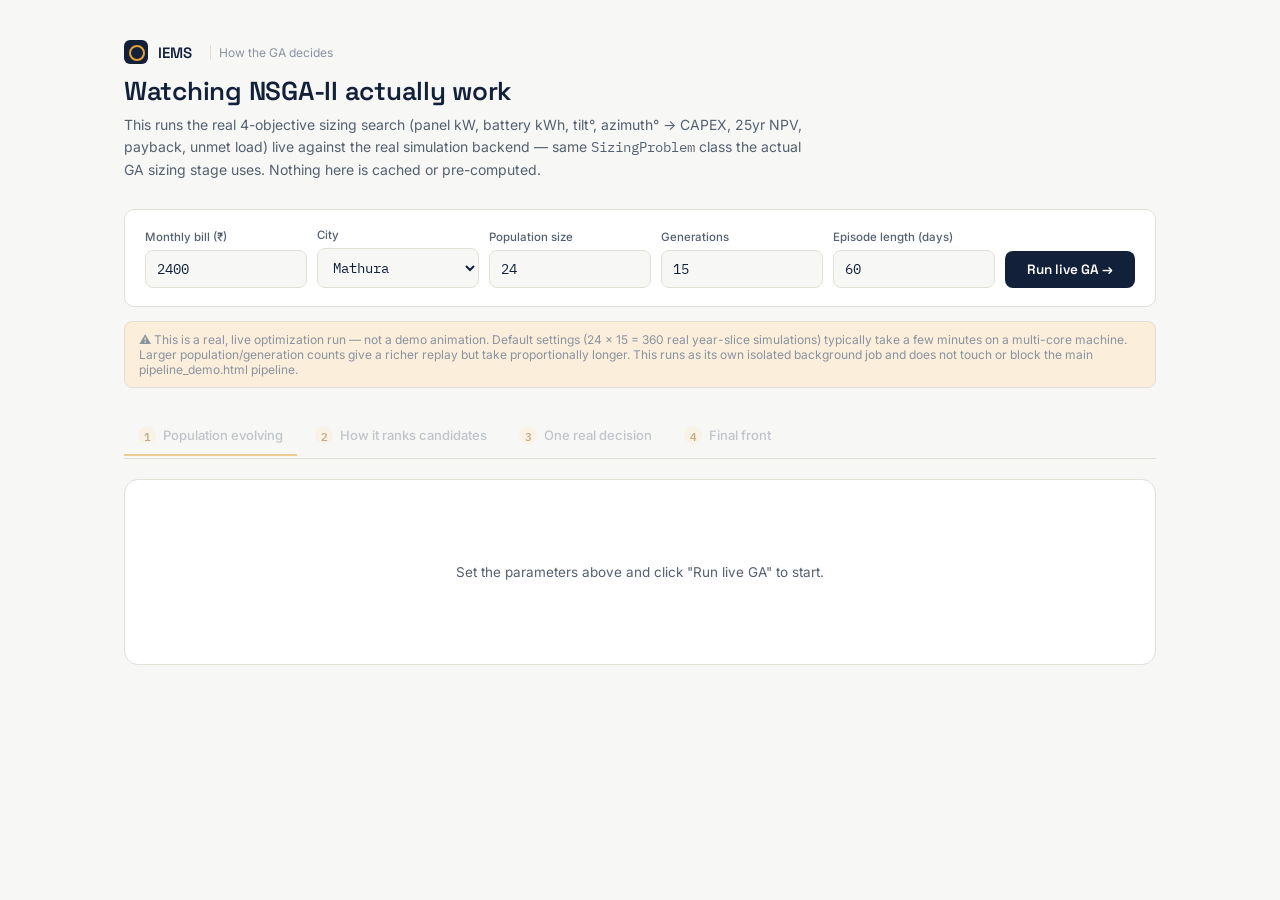
<file: IEMS_CC/ga_explainer.html>
<!DOCTYPE html>
<html lang="en">

<head>
    <meta charset="UTF-8">
    <meta name="viewport" content="width=device-width, initial-scale=1.0">
    <title>IEMS — How the GA Decides</title>
    <link rel="preconnect" href="https://fonts.googleapis.com">
    <link rel="preconnect" href="https://fonts.gstatic.com" crossorigin>
    <link
        href="https://fonts.googleapis.com/css2?family=Space+Grotesk:wght@500;600&family=Inter:wght@400;500;600&family=IBM+Plex+Mono:wght@500;600&display=swap"
        rel="stylesheet">
    <script>
        /*!
         * Chart.js v4.4.4
         * https://www.chartjs.org
         * (c) 2024 Chart.js Contributors
         * Released under the MIT License
         */
        !function (t, e) { "object" == typeof exports && "undefined" != typeof module ? module.exports = e() : "function" == typeof define && define.amd ? define(e) : (t = "undefined" != typeof globalThis ? globalThis : t || self).Chart = e() }(this, (function () {
            "use strict"; var t = Object.freeze({ __proto__: null, get Colors() { return Go }, get Decimation() { return Qo }, get Filler() { return ma }, get Legend() { return ya }, get SubTitle() { return ka }, get Title() { return Ma }, get Tooltip() { return Ba } }); function e() { } const i = (() => { let t = 0; return () => t++ })(); function s(t) { return null == t } function n(t) { if (Array.isArray && Array.isArray(t)) return !0; const e = Object.prototype.toString.call(t); return "[object" === e.slice(0, 7) && "Array]" === e.slice(-6) } function o(t) { return null !== t && "[object Object]" === Object.prototype.toString.call(t) } function a(t) { return ("number" == typeof t || t instanceof Number) && isFinite(+t) } function r(t, e) { return a(t) ? t : e } function l(t, e) { return void 0 === t ? e : t } const h = (t, e) => "string" == typeof t && t.endsWith("%") ? parseFloat(t) / 100 : +t / e, c = (t, e) => "string" == typeof t && t.endsWith("%") ? parseFloat(t) / 100 * e : +t; function d(t, e, i) { if (t && "function" == typeof t.call) return t.apply(i, e) } function u(t, e, i, s) { let a, r, l; if (n(t)) if (r = t.length, s) for (a = r - 1; a >= 0; a--)e.call(i, t[a], a); else for (a = 0; a < r; a++)e.call(i, t[a], a); else if (o(t)) for (l = Object.keys(t), r = l.length, a = 0; a < r; a++)e.call(i, t[l[a]], l[a]) } function f(t, e) { let i, s, n, o; if (!t || !e || t.length !== e.length) return !1; for (i = 0, s = t.length; i < s; ++i)if (n = t[i], o = e[i], n.datasetIndex !== o.datasetIndex || n.index !== o.index) return !1; return !0 } function g(t) { if (n(t)) return t.map(g); if (o(t)) { const e = Object.create(null), i = Object.keys(t), s = i.length; let n = 0; for (; n < s; ++n)e[i[n]] = g(t[i[n]]); return e } return t } function p(t) { return -1 === ["__proto__", "prototype", "constructor"].indexOf(t) } function m(t, e, i, s) { if (!p(t)) return; const n = e[t], a = i[t]; o(n) && o(a) ? x(n, a, s) : e[t] = g(a) } function x(t, e, i) { const s = n(e) ? e : [e], a = s.length; if (!o(t)) return t; const r = (i = i || {}).merger || m; let l; for (let e = 0; e < a; ++e) { if (l = s[e], !o(l)) continue; const n = Object.keys(l); for (let e = 0, s = n.length; e < s; ++e)r(n[e], t, l, i) } return t } function b(t, e) { return x(t, e, { merger: _ }) } function _(t, e, i) { if (!p(t)) return; const s = e[t], n = i[t]; o(s) && o(n) ? b(s, n) : Object.prototype.hasOwnProperty.call(e, t) || (e[t] = g(n)) } const y = { "": t => t, x: t => t.x, y: t => t.y }; function v(t) { const e = t.split("."), i = []; let s = ""; for (const t of e) s += t, s.endsWith("\\") ? s = s.slice(0, -1) + "." : (i.push(s), s = ""); return i } function M(t, e) { const i = y[e] || (y[e] = function (t) { const e = v(t); return t => { for (const i of e) { if ("" === i) break; t = t && t[i] } return t } }(e)); return i(t) } function w(t) { return t.charAt(0).toUpperCase() + t.slice(1) } const k = t => void 0 !== t, S = t => "function" == typeof t, P = (t, e) => { if (t.size !== e.size) return !1; for (const i of t) if (!e.has(i)) return !1; return !0 }; function D(t) { return "mouseup" === t.type || "click" === t.type || "contextmenu" === t.type } const C = Math.PI, O = 2 * C, A = O + C, T = Number.POSITIVE_INFINITY, L = C / 180, E = C / 2, R = C / 4, I = 2 * C / 3, z = Math.log10, F = Math.sign; function V(t, e, i) { return Math.abs(t - e) < i } function B(t) { const e = Math.round(t); t = V(t, e, t / 1e3) ? e : t; const i = Math.pow(10, Math.floor(z(t))), s = t / i; return (s <= 1 ? 1 : s <= 2 ? 2 : s <= 5 ? 5 : 10) * i } function W(t) { const e = [], i = Math.sqrt(t); let s; for (s = 1; s < i; s++)t % s == 0 && (e.push(s), e.push(t / s)); return i === (0 | i) && e.push(i), e.sort(((t, e) => t - e)).pop(), e } function N(t) { return !isNaN(parseFloat(t)) && isFinite(t) } function H(t, e) { const i = Math.round(t); return i - e <= t && i + e >= t } function j(t, e, i) { let s, n, o; for (s = 0, n = t.length; s < n; s++)o = t[s][i], isNaN(o) || (e.min = Math.min(e.min, o), e.max = Math.max(e.max, o)) } function $(t) { return t * (C / 180) } function Y(t) { return t * (180 / C) } function U(t) { if (!a(t)) return; let e = 1, i = 0; for (; Math.round(t * e) / e !== t;)e *= 10, i++; return i } function X(t, e) { const i = e.x - t.x, s = e.y - t.y, n = Math.sqrt(i * i + s * s); let o = Math.atan2(s, i); return o < -.5 * C && (o += O), { angle: o, distance: n } } function q(t, e) { return Math.sqrt(Math.pow(e.x - t.x, 2) + Math.pow(e.y - t.y, 2)) } function K(t, e) { return (t - e + A) % O - C } function G(t) { return (t % O + O) % O } function Z(t, e, i, s) { const n = G(t), o = G(e), a = G(i), r = G(o - n), l = G(a - n), h = G(n - o), c = G(n - a); return n === o || n === a || s && o === a || r > l && h < c } function J(t, e, i) { return Math.max(e, Math.min(i, t)) } function Q(t) { return J(t, -32768, 32767) } function tt(t, e, i, s = 1e-6) { return t >= Math.min(e, i) - s && t <= Math.max(e, i) + s } function et(t, e, i) { i = i || (i => t[i] < e); let s, n = t.length - 1, o = 0; for (; n - o > 1;)s = o + n >> 1, i(s) ? o = s : n = s; return { lo: o, hi: n } } const it = (t, e, i, s) => et(t, i, s ? s => { const n = t[s][e]; return n < i || n === i && t[s + 1][e] === i } : s => t[s][e] < i), st = (t, e, i) => et(t, i, (s => t[s][e] >= i)); function nt(t, e, i) { let s = 0, n = t.length; for (; s < n && t[s] < e;)s++; for (; n > s && t[n - 1] > i;)n--; return s > 0 || n < t.length ? t.slice(s, n) : t } const ot = ["push", "pop", "shift", "splice", "unshift"]; function at(t, e) { t._chartjs ? t._chartjs.listeners.push(e) : (Object.defineProperty(t, "_chartjs", { configurable: !0, enumerable: !1, value: { listeners: [e] } }), ot.forEach((e => { const i = "_onData" + w(e), s = t[e]; Object.defineProperty(t, e, { configurable: !0, enumerable: !1, value(...e) { const n = s.apply(this, e); return t._chartjs.listeners.forEach((t => { "function" == typeof t[i] && t[i](...e) })), n } }) }))) } function rt(t, e) { const i = t._chartjs; if (!i) return; const s = i.listeners, n = s.indexOf(e); -1 !== n && s.splice(n, 1), s.length > 0 || (ot.forEach((e => { delete t[e] })), delete t._chartjs) } function lt(t) { const e = new Set(t); return e.size === t.length ? t : Array.from(e) } const ht = "undefined" == typeof window ? function (t) { return t() } : window.requestAnimationFrame; function ct(t, e) { let i = [], s = !1; return function (...n) { i = n, s || (s = !0, ht.call(window, (() => { s = !1, t.apply(e, i) }))) } } function dt(t, e) { let i; return function (...s) { return e ? (clearTimeout(i), i = setTimeout(t, e, s)) : t.apply(this, s), e } } const ut = t => "start" === t ? "left" : "end" === t ? "right" : "center", ft = (t, e, i) => "start" === t ? e : "end" === t ? i : (e + i) / 2, gt = (t, e, i, s) => t === (s ? "left" : "right") ? i : "center" === t ? (e + i) / 2 : e; function pt(t, e, i) { const s = e.length; let n = 0, o = s; if (t._sorted) { const { iScale: a, _parsed: r } = t, l = a.axis, { min: h, max: c, minDefined: d, maxDefined: u } = a.getUserBounds(); d && (n = J(Math.min(it(r, l, h).lo, i ? s : it(e, l, a.getPixelForValue(h)).lo), 0, s - 1)), o = u ? J(Math.max(it(r, a.axis, c, !0).hi + 1, i ? 0 : it(e, l, a.getPixelForValue(c), !0).hi + 1), n, s) - n : s - n } return { start: n, count: o } } function mt(t) { const { xScale: e, yScale: i, _scaleRanges: s } = t, n = { xmin: e.min, xmax: e.max, ymin: i.min, ymax: i.max }; if (!s) return t._scaleRanges = n, !0; const o = s.xmin !== e.min || s.xmax !== e.max || s.ymin !== i.min || s.ymax !== i.max; return Object.assign(s, n), o } class xt { constructor() { this._request = null, this._charts = new Map, this._running = !1, this._lastDate = void 0 } _notify(t, e, i, s) { const n = e.listeners[s], o = e.duration; n.forEach((s => s({ chart: t, initial: e.initial, numSteps: o, currentStep: Math.min(i - e.start, o) }))) } _refresh() { this._request || (this._running = !0, this._request = ht.call(window, (() => { this._update(), this._request = null, this._running && this._refresh() }))) } _update(t = Date.now()) { let e = 0; this._charts.forEach(((i, s) => { if (!i.running || !i.items.length) return; const n = i.items; let o, a = n.length - 1, r = !1; for (; a >= 0; --a)o = n[a], o._active ? (o._total > i.duration && (i.duration = o._total), o.tick(t), r = !0) : (n[a] = n[n.length - 1], n.pop()); r && (s.draw(), this._notify(s, i, t, "progress")), n.length || (i.running = !1, this._notify(s, i, t, "complete"), i.initial = !1), e += n.length })), this._lastDate = t, 0 === e && (this._running = !1) } _getAnims(t) { const e = this._charts; let i = e.get(t); return i || (i = { running: !1, initial: !0, items: [], listeners: { complete: [], progress: [] } }, e.set(t, i)), i } listen(t, e, i) { this._getAnims(t).listeners[e].push(i) } add(t, e) { e && e.length && this._getAnims(t).items.push(...e) } has(t) { return this._getAnims(t).items.length > 0 } start(t) { const e = this._charts.get(t); e && (e.running = !0, e.start = Date.now(), e.duration = e.items.reduce(((t, e) => Math.max(t, e._duration)), 0), this._refresh()) } running(t) { if (!this._running) return !1; const e = this._charts.get(t); return !!(e && e.running && e.items.length) } stop(t) { const e = this._charts.get(t); if (!e || !e.items.length) return; const i = e.items; let s = i.length - 1; for (; s >= 0; --s)i[s].cancel(); e.items = [], this._notify(t, e, Date.now(), "complete") } remove(t) { return this._charts.delete(t) } } var bt = new xt;
/*!
 * @kurkle/color v0.3.2
 * https://github.com/kurkle/color#readme
 * (c) 2023 Jukka Kurkela
 * Released under the MIT License
 */function _t(t) { return t + .5 | 0 } const yt = (t, e, i) => Math.max(Math.min(t, i), e); function vt(t) { return yt(_t(2.55 * t), 0, 255) } function Mt(t) { return yt(_t(255 * t), 0, 255) } function wt(t) { return yt(_t(t / 2.55) / 100, 0, 1) } function kt(t) { return yt(_t(100 * t), 0, 100) } const St = { 0: 0, 1: 1, 2: 2, 3: 3, 4: 4, 5: 5, 6: 6, 7: 7, 8: 8, 9: 9, A: 10, B: 11, C: 12, D: 13, E: 14, F: 15, a: 10, b: 11, c: 12, d: 13, e: 14, f: 15 }, Pt = [..."0123456789ABCDEF"], Dt = t => Pt[15 & t], Ct = t => Pt[(240 & t) >> 4] + Pt[15 & t], Ot = t => (240 & t) >> 4 == (15 & t); function At(t) { var e = (t => Ot(t.r) && Ot(t.g) && Ot(t.b) && Ot(t.a))(t) ? Dt : Ct; return t ? "#" + e(t.r) + e(t.g) + e(t.b) + ((t, e) => t < 255 ? e(t) : "")(t.a, e) : void 0 } const Tt = /^(hsla?|hwb|hsv)\(\s*([-+.e\d]+)(?:deg)?[\s,]+([-+.e\d]+)%[\s,]+([-+.e\d]+)%(?:[\s,]+([-+.e\d]+)(%)?)?\s*\)$/; function Lt(t, e, i) { const s = e * Math.min(i, 1 - i), n = (e, n = (e + t / 30) % 12) => i - s * Math.max(Math.min(n - 3, 9 - n, 1), -1); return [n(0), n(8), n(4)] } function Et(t, e, i) { const s = (s, n = (s + t / 60) % 6) => i - i * e * Math.max(Math.min(n, 4 - n, 1), 0); return [s(5), s(3), s(1)] } function Rt(t, e, i) { const s = Lt(t, 1, .5); let n; for (e + i > 1 && (n = 1 / (e + i), e *= n, i *= n), n = 0; n < 3; n++)s[n] *= 1 - e - i, s[n] += e; return s } function It(t) { const e = t.r / 255, i = t.g / 255, s = t.b / 255, n = Math.max(e, i, s), o = Math.min(e, i, s), a = (n + o) / 2; let r, l, h; return n !== o && (h = n - o, l = a > .5 ? h / (2 - n - o) : h / (n + o), r = function (t, e, i, s, n) { return t === n ? (e - i) / s + (e < i ? 6 : 0) : e === n ? (i - t) / s + 2 : (t - e) / s + 4 }(e, i, s, h, n), r = 60 * r + .5), [0 | r, l || 0, a] } function zt(t, e, i, s) { return (Array.isArray(e) ? t(e[0], e[1], e[2]) : t(e, i, s)).map(Mt) } function Ft(t, e, i) { return zt(Lt, t, e, i) } function Vt(t) { return (t % 360 + 360) % 360 } function Bt(t) { const e = Tt.exec(t); let i, s = 255; if (!e) return; e[5] !== i && (s = e[6] ? vt(+e[5]) : Mt(+e[5])); const n = Vt(+e[2]), o = +e[3] / 100, a = +e[4] / 100; return i = "hwb" === e[1] ? function (t, e, i) { return zt(Rt, t, e, i) }(n, o, a) : "hsv" === e[1] ? function (t, e, i) { return zt(Et, t, e, i) }(n, o, a) : Ft(n, o, a), { r: i[0], g: i[1], b: i[2], a: s } } const Wt = { x: "dark", Z: "light", Y: "re", X: "blu", W: "gr", V: "medium", U: "slate", A: "ee", T: "ol", S: "or", B: "ra", C: "lateg", D: "ights", R: "in", Q: "turquois", E: "hi", P: "ro", O: "al", N: "le", M: "de", L: "yello", F: "en", K: "ch", G: "arks", H: "ea", I: "ightg", J: "wh" }, Nt = { OiceXe: "f0f8ff", antiquewEte: "faebd7", aqua: "ffff", aquamarRe: "7fffd4", azuY: "f0ffff", beige: "f5f5dc", bisque: "ffe4c4", black: "0", blanKedOmond: "ffebcd", Xe: "ff", XeviTet: "8a2be2", bPwn: "a52a2a", burlywood: "deb887", caMtXe: "5f9ea0", KartYuse: "7fff00", KocTate: "d2691e", cSO: "ff7f50", cSnflowerXe: "6495ed", cSnsilk: "fff8dc", crimson: "dc143c", cyan: "ffff", xXe: "8b", xcyan: "8b8b", xgTMnPd: "b8860b", xWay: "a9a9a9", xgYF: "6400", xgYy: "a9a9a9", xkhaki: "bdb76b", xmagFta: "8b008b", xTivegYF: "556b2f", xSange: "ff8c00", xScEd: "9932cc", xYd: "8b0000", xsOmon: "e9967a", xsHgYF: "8fbc8f", xUXe: "483d8b", xUWay: "2f4f4f", xUgYy: "2f4f4f", xQe: "ced1", xviTet: "9400d3", dAppRk: "ff1493", dApskyXe: "bfff", dimWay: "696969", dimgYy: "696969", dodgerXe: "1e90ff", fiYbrick: "b22222", flSOwEte: "fffaf0", foYstWAn: "228b22", fuKsia: "ff00ff", gaRsbSo: "dcdcdc", ghostwEte: "f8f8ff", gTd: "ffd700", gTMnPd: "daa520", Way: "808080", gYF: "8000", gYFLw: "adff2f", gYy: "808080", honeyMw: "f0fff0", hotpRk: "ff69b4", RdianYd: "cd5c5c", Rdigo: "4b0082", ivSy: "fffff0", khaki: "f0e68c", lavFMr: "e6e6fa", lavFMrXsh: "fff0f5", lawngYF: "7cfc00", NmoncEffon: "fffacd", ZXe: "add8e6", ZcSO: "f08080", Zcyan: "e0ffff", ZgTMnPdLw: "fafad2", ZWay: "d3d3d3", ZgYF: "90ee90", ZgYy: "d3d3d3", ZpRk: "ffb6c1", ZsOmon: "ffa07a", ZsHgYF: "20b2aa", ZskyXe: "87cefa", ZUWay: "778899", ZUgYy: "778899", ZstAlXe: "b0c4de", ZLw: "ffffe0", lime: "ff00", limegYF: "32cd32", lRF: "faf0e6", magFta: "ff00ff", maPon: "800000", VaquamarRe: "66cdaa", VXe: "cd", VScEd: "ba55d3", VpurpN: "9370db", VsHgYF: "3cb371", VUXe: "7b68ee", VsprRggYF: "fa9a", VQe: "48d1cc", VviTetYd: "c71585", midnightXe: "191970", mRtcYam: "f5fffa", mistyPse: "ffe4e1", moccasR: "ffe4b5", navajowEte: "ffdead", navy: "80", Tdlace: "fdf5e6", Tive: "808000", TivedBb: "6b8e23", Sange: "ffa500", SangeYd: "ff4500", ScEd: "da70d6", pOegTMnPd: "eee8aa", pOegYF: "98fb98", pOeQe: "afeeee", pOeviTetYd: "db7093", papayawEp: "ffefd5", pHKpuff: "ffdab9", peru: "cd853f", pRk: "ffc0cb", plum: "dda0dd", powMrXe: "b0e0e6", purpN: "800080", YbeccapurpN: "663399", Yd: "ff0000", Psybrown: "bc8f8f", PyOXe: "4169e1", saddNbPwn: "8b4513", sOmon: "fa8072", sandybPwn: "f4a460", sHgYF: "2e8b57", sHshell: "fff5ee", siFna: "a0522d", silver: "c0c0c0", skyXe: "87ceeb", UXe: "6a5acd", UWay: "708090", UgYy: "708090", snow: "fffafa", sprRggYF: "ff7f", stAlXe: "4682b4", tan: "d2b48c", teO: "8080", tEstN: "d8bfd8", tomato: "ff6347", Qe: "40e0d0", viTet: "ee82ee", JHt: "f5deb3", wEte: "ffffff", wEtesmoke: "f5f5f5", Lw: "ffff00", LwgYF: "9acd32" }; let Ht; function jt(t) { Ht || (Ht = function () { const t = {}, e = Object.keys(Nt), i = Object.keys(Wt); let s, n, o, a, r; for (s = 0; s < e.length; s++) { for (a = r = e[s], n = 0; n < i.length; n++)o = i[n], r = r.replace(o, Wt[o]); o = parseInt(Nt[a], 16), t[r] = [o >> 16 & 255, o >> 8 & 255, 255 & o] } return t }(), Ht.transparent = [0, 0, 0, 0]); const e = Ht[t.toLowerCase()]; return e && { r: e[0], g: e[1], b: e[2], a: 4 === e.length ? e[3] : 255 } } const $t = /^rgba?\(\s*([-+.\d]+)(%)?[\s,]+([-+.e\d]+)(%)?[\s,]+([-+.e\d]+)(%)?(?:[\s,/]+([-+.e\d]+)(%)?)?\s*\)$/; const Yt = t => t <= .0031308 ? 12.92 * t : 1.055 * Math.pow(t, 1 / 2.4) - .055, Ut = t => t <= .04045 ? t / 12.92 : Math.pow((t + .055) / 1.055, 2.4); function Xt(t, e, i) { if (t) { let s = It(t); s[e] = Math.max(0, Math.min(s[e] + s[e] * i, 0 === e ? 360 : 1)), s = Ft(s), t.r = s[0], t.g = s[1], t.b = s[2] } } function qt(t, e) { return t ? Object.assign(e || {}, t) : t } function Kt(t) { var e = { r: 0, g: 0, b: 0, a: 255 }; return Array.isArray(t) ? t.length >= 3 && (e = { r: t[0], g: t[1], b: t[2], a: 255 }, t.length > 3 && (e.a = Mt(t[3]))) : (e = qt(t, { r: 0, g: 0, b: 0, a: 1 })).a = Mt(e.a), e } function Gt(t) { return "r" === t.charAt(0) ? function (t) { const e = $t.exec(t); let i, s, n, o = 255; if (e) { if (e[7] !== i) { const t = +e[7]; o = e[8] ? vt(t) : yt(255 * t, 0, 255) } return i = +e[1], s = +e[3], n = +e[5], i = 255 & (e[2] ? vt(i) : yt(i, 0, 255)), s = 255 & (e[4] ? vt(s) : yt(s, 0, 255)), n = 255 & (e[6] ? vt(n) : yt(n, 0, 255)), { r: i, g: s, b: n, a: o } } }(t) : Bt(t) } class Zt { constructor(t) { if (t instanceof Zt) return t; const e = typeof t; let i; var s, n, o; "object" === e ? i = Kt(t) : "string" === e && (o = (s = t).length, "#" === s[0] && (4 === o || 5 === o ? n = { r: 255 & 17 * St[s[1]], g: 255 & 17 * St[s[2]], b: 255 & 17 * St[s[3]], a: 5 === o ? 17 * St[s[4]] : 255 } : 7 !== o && 9 !== o || (n = { r: St[s[1]] << 4 | St[s[2]], g: St[s[3]] << 4 | St[s[4]], b: St[s[5]] << 4 | St[s[6]], a: 9 === o ? St[s[7]] << 4 | St[s[8]] : 255 })), i = n || jt(t) || Gt(t)), this._rgb = i, this._valid = !!i } get valid() { return this._valid } get rgb() { var t = qt(this._rgb); return t && (t.a = wt(t.a)), t } set rgb(t) { this._rgb = Kt(t) } rgbString() { return this._valid ? (t = this._rgb) && (t.a < 255 ? `rgba(${t.r}, ${t.g}, ${t.b}, ${wt(t.a)})` : `rgb(${t.r}, ${t.g}, ${t.b})`) : void 0; var t } hexString() { return this._valid ? At(this._rgb) : void 0 } hslString() { return this._valid ? function (t) { if (!t) return; const e = It(t), i = e[0], s = kt(e[1]), n = kt(e[2]); return t.a < 255 ? `hsla(${i}, ${s}%, ${n}%, ${wt(t.a)})` : `hsl(${i}, ${s}%, ${n}%)` }(this._rgb) : void 0 } mix(t, e) { if (t) { const i = this.rgb, s = t.rgb; let n; const o = e === n ? .5 : e, a = 2 * o - 1, r = i.a - s.a, l = ((a * r == -1 ? a : (a + r) / (1 + a * r)) + 1) / 2; n = 1 - l, i.r = 255 & l * i.r + n * s.r + .5, i.g = 255 & l * i.g + n * s.g + .5, i.b = 255 & l * i.b + n * s.b + .5, i.a = o * i.a + (1 - o) * s.a, this.rgb = i } return this } interpolate(t, e) { return t && (this._rgb = function (t, e, i) { const s = Ut(wt(t.r)), n = Ut(wt(t.g)), o = Ut(wt(t.b)); return { r: Mt(Yt(s + i * (Ut(wt(e.r)) - s))), g: Mt(Yt(n + i * (Ut(wt(e.g)) - n))), b: Mt(Yt(o + i * (Ut(wt(e.b)) - o))), a: t.a + i * (e.a - t.a) } }(this._rgb, t._rgb, e)), this } clone() { return new Zt(this.rgb) } alpha(t) { return this._rgb.a = Mt(t), this } clearer(t) { return this._rgb.a *= 1 - t, this } greyscale() { const t = this._rgb, e = _t(.3 * t.r + .59 * t.g + .11 * t.b); return t.r = t.g = t.b = e, this } opaquer(t) { return this._rgb.a *= 1 + t, this } negate() { const t = this._rgb; return t.r = 255 - t.r, t.g = 255 - t.g, t.b = 255 - t.b, this } lighten(t) { return Xt(this._rgb, 2, t), this } darken(t) { return Xt(this._rgb, 2, -t), this } saturate(t) { return Xt(this._rgb, 1, t), this } desaturate(t) { return Xt(this._rgb, 1, -t), this } rotate(t) { return function (t, e) { var i = It(t); i[0] = Vt(i[0] + e), i = Ft(i), t.r = i[0], t.g = i[1], t.b = i[2] }(this._rgb, t), this } } function Jt(t) { if (t && "object" == typeof t) { const e = t.toString(); return "[object CanvasPattern]" === e || "[object CanvasGradient]" === e } return !1 } function Qt(t) { return Jt(t) ? t : new Zt(t) } function te(t) { return Jt(t) ? t : new Zt(t).saturate(.5).darken(.1).hexString() } const ee = ["x", "y", "borderWidth", "radius", "tension"], ie = ["color", "borderColor", "backgroundColor"]; const se = new Map; function ne(t, e, i) { return function (t, e) { e = e || {}; const i = t + JSON.stringify(e); let s = se.get(i); return s || (s = new Intl.NumberFormat(t, e), se.set(i, s)), s }(e, i).format(t) } const oe = { values: t => n(t) ? t : "" + t, numeric(t, e, i) { if (0 === t) return "0"; const s = this.chart.options.locale; let n, o = t; if (i.length > 1) { const e = Math.max(Math.abs(i[0].value), Math.abs(i[i.length - 1].value)); (e < 1e-4 || e > 1e15) && (n = "scientific"), o = function (t, e) { let i = e.length > 3 ? e[2].value - e[1].value : e[1].value - e[0].value; Math.abs(i) >= 1 && t !== Math.floor(t) && (i = t - Math.floor(t)); return i }(t, i) } const a = z(Math.abs(o)), r = isNaN(a) ? 1 : Math.max(Math.min(-1 * Math.floor(a), 20), 0), l = { notation: n, minimumFractionDigits: r, maximumFractionDigits: r }; return Object.assign(l, this.options.ticks.format), ne(t, s, l) }, logarithmic(t, e, i) { if (0 === t) return "0"; const s = i[e].significand || t / Math.pow(10, Math.floor(z(t))); return [1, 2, 3, 5, 10, 15].includes(s) || e > .8 * i.length ? oe.numeric.call(this, t, e, i) : "" } }; var ae = { formatters: oe }; const re = Object.create(null), le = Object.create(null); function he(t, e) { if (!e) return t; const i = e.split("."); for (let e = 0, s = i.length; e < s; ++e) { const s = i[e]; t = t[s] || (t[s] = Object.create(null)) } return t } function ce(t, e, i) { return "string" == typeof e ? x(he(t, e), i) : x(he(t, ""), e) } class de { constructor(t, e) { this.animation = void 0, this.backgroundColor = "rgba(0,0,0,0.1)", this.borderColor = "rgba(0,0,0,0.1)", this.color = "#666", this.datasets = {}, this.devicePixelRatio = t => t.chart.platform.getDevicePixelRatio(), this.elements = {}, this.events = ["mousemove", "mouseout", "click", "touchstart", "touchmove"], this.font = { family: "'Helvetica Neue', 'Helvetica', 'Arial', sans-serif", size: 12, style: "normal", lineHeight: 1.2, weight: null }, this.hover = {}, this.hoverBackgroundColor = (t, e) => te(e.backgroundColor), this.hoverBorderColor = (t, e) => te(e.borderColor), this.hoverColor = (t, e) => te(e.color), this.indexAxis = "x", this.interaction = { mode: "nearest", intersect: !0, includeInvisible: !1 }, this.maintainAspectRatio = !0, this.onHover = null, this.onClick = null, this.parsing = !0, this.plugins = {}, this.responsive = !0, this.scale = void 0, this.scales = {}, this.showLine = !0, this.drawActiveElementsOnTop = !0, this.describe(t), this.apply(e) } set(t, e) { return ce(this, t, e) } get(t) { return he(this, t) } describe(t, e) { return ce(le, t, e) } override(t, e) { return ce(re, t, e) } route(t, e, i, s) { const n = he(this, t), a = he(this, i), r = "_" + e; Object.defineProperties(n, { [r]: { value: n[e], writable: !0 }, [e]: { enumerable: !0, get() { const t = this[r], e = a[s]; return o(t) ? Object.assign({}, e, t) : l(t, e) }, set(t) { this[r] = t } } }) } apply(t) { t.forEach((t => t(this))) } } var ue = new de({ _scriptable: t => !t.startsWith("on"), _indexable: t => "events" !== t, hover: { _fallback: "interaction" }, interaction: { _scriptable: !1, _indexable: !1 } }, [function (t) { t.set("animation", { delay: void 0, duration: 1e3, easing: "easeOutQuart", fn: void 0, from: void 0, loop: void 0, to: void 0, type: void 0 }), t.describe("animation", { _fallback: !1, _indexable: !1, _scriptable: t => "onProgress" !== t && "onComplete" !== t && "fn" !== t }), t.set("animations", { colors: { type: "color", properties: ie }, numbers: { type: "number", properties: ee } }), t.describe("animations", { _fallback: "animation" }), t.set("transitions", { active: { animation: { duration: 400 } }, resize: { animation: { duration: 0 } }, show: { animations: { colors: { from: "transparent" }, visible: { type: "boolean", duration: 0 } } }, hide: { animations: { colors: { to: "transparent" }, visible: { type: "boolean", easing: "linear", fn: t => 0 | t } } } }) }, function (t) { t.set("layout", { autoPadding: !0, padding: { top: 0, right: 0, bottom: 0, left: 0 } }) }, function (t) { t.set("scale", { display: !0, offset: !1, reverse: !1, beginAtZero: !1, bounds: "ticks", clip: !0, grace: 0, grid: { display: !0, lineWidth: 1, drawOnChartArea: !0, drawTicks: !0, tickLength: 8, tickWidth: (t, e) => e.lineWidth, tickColor: (t, e) => e.color, offset: !1 }, border: { display: !0, dash: [], dashOffset: 0, width: 1 }, title: { display: !1, text: "", padding: { top: 4, bottom: 4 } }, ticks: { minRotation: 0, maxRotation: 50, mirror: !1, textStrokeWidth: 0, textStrokeColor: "", padding: 3, display: !0, autoSkip: !0, autoSkipPadding: 3, labelOffset: 0, callback: ae.formatters.values, minor: {}, major: {}, align: "center", crossAlign: "near", showLabelBackdrop: !1, backdropColor: "rgba(255, 255, 255, 0.75)", backdropPadding: 2 } }), t.route("scale.ticks", "color", "", "color"), t.route("scale.grid", "color", "", "borderColor"), t.route("scale.border", "color", "", "borderColor"), t.route("scale.title", "color", "", "color"), t.describe("scale", { _fallback: !1, _scriptable: t => !t.startsWith("before") && !t.startsWith("after") && "callback" !== t && "parser" !== t, _indexable: t => "borderDash" !== t && "tickBorderDash" !== t && "dash" !== t }), t.describe("scales", { _fallback: "scale" }), t.describe("scale.ticks", { _scriptable: t => "backdropPadding" !== t && "callback" !== t, _indexable: t => "backdropPadding" !== t }) }]); function fe() { return "undefined" != typeof window && "undefined" != typeof document } function ge(t) { let e = t.parentNode; return e && "[object ShadowRoot]" === e.toString() && (e = e.host), e } function pe(t, e, i) { let s; return "string" == typeof t ? (s = parseInt(t, 10), -1 !== t.indexOf("%") && (s = s / 100 * e.parentNode[i])) : s = t, s } const me = t => t.ownerDocument.defaultView.getComputedStyle(t, null); function xe(t, e) { return me(t).getPropertyValue(e) } const be = ["top", "right", "bottom", "left"]; function _e(t, e, i) { const s = {}; i = i ? "-" + i : ""; for (let n = 0; n < 4; n++) { const o = be[n]; s[o] = parseFloat(t[e + "-" + o + i]) || 0 } return s.width = s.left + s.right, s.height = s.top + s.bottom, s } const ye = (t, e, i) => (t > 0 || e > 0) && (!i || !i.shadowRoot); function ve(t, e) { if ("native" in t) return t; const { canvas: i, currentDevicePixelRatio: s } = e, n = me(i), o = "border-box" === n.boxSizing, a = _e(n, "padding"), r = _e(n, "border", "width"), { x: l, y: h, box: c } = function (t, e) { const i = t.touches, s = i && i.length ? i[0] : t, { offsetX: n, offsetY: o } = s; let a, r, l = !1; if (ye(n, o, t.target)) a = n, r = o; else { const t = e.getBoundingClientRect(); a = s.clientX - t.left, r = s.clientY - t.top, l = !0 } return { x: a, y: r, box: l } }(t, i), d = a.left + (c && r.left), u = a.top + (c && r.top); let { width: f, height: g } = e; return o && (f -= a.width + r.width, g -= a.height + r.height), { x: Math.round((l - d) / f * i.width / s), y: Math.round((h - u) / g * i.height / s) } } const Me = t => Math.round(10 * t) / 10; function we(t, e, i, s) { const n = me(t), o = _e(n, "margin"), a = pe(n.maxWidth, t, "clientWidth") || T, r = pe(n.maxHeight, t, "clientHeight") || T, l = function (t, e, i) { let s, n; if (void 0 === e || void 0 === i) { const o = t && ge(t); if (o) { const t = o.getBoundingClientRect(), a = me(o), r = _e(a, "border", "width"), l = _e(a, "padding"); e = t.width - l.width - r.width, i = t.height - l.height - r.height, s = pe(a.maxWidth, o, "clientWidth"), n = pe(a.maxHeight, o, "clientHeight") } else e = t.clientWidth, i = t.clientHeight } return { width: e, height: i, maxWidth: s || T, maxHeight: n || T } }(t, e, i); let { width: h, height: c } = l; if ("content-box" === n.boxSizing) { const t = _e(n, "border", "width"), e = _e(n, "padding"); h -= e.width + t.width, c -= e.height + t.height } h = Math.max(0, h - o.width), c = Math.max(0, s ? h / s : c - o.height), h = Me(Math.min(h, a, l.maxWidth)), c = Me(Math.min(c, r, l.maxHeight)), h && !c && (c = Me(h / 2)); return (void 0 !== e || void 0 !== i) && s && l.height && c > l.height && (c = l.height, h = Me(Math.floor(c * s))), { width: h, height: c } } function ke(t, e, i) { const s = e || 1, n = Math.floor(t.height * s), o = Math.floor(t.width * s); t.height = Math.floor(t.height), t.width = Math.floor(t.width); const a = t.canvas; return a.style && (i || !a.style.height && !a.style.width) && (a.style.height = `${t.height}px`, a.style.width = `${t.width}px`), (t.currentDevicePixelRatio !== s || a.height !== n || a.width !== o) && (t.currentDevicePixelRatio = s, a.height = n, a.width = o, t.ctx.setTransform(s, 0, 0, s, 0, 0), !0) } const Se = function () { let t = !1; try { const e = { get passive() { return t = !0, !1 } }; fe() && (window.addEventListener("test", null, e), window.removeEventListener("test", null, e)) } catch (t) { } return t }(); function Pe(t, e) { const i = xe(t, e), s = i && i.match(/^(\d+)(\.\d+)?px$/); return s ? +s[1] : void 0 } function De(t) { return !t || s(t.size) || s(t.family) ? null : (t.style ? t.style + " " : "") + (t.weight ? t.weight + " " : "") + t.size + "px " + t.family } function Ce(t, e, i, s, n) { let o = e[n]; return o || (o = e[n] = t.measureText(n).width, i.push(n)), o > s && (s = o), s } function Oe(t, e, i, s) { let o = (s = s || {}).data = s.data || {}, a = s.garbageCollect = s.garbageCollect || []; s.font !== e && (o = s.data = {}, a = s.garbageCollect = [], s.font = e), t.save(), t.font = e; let r = 0; const l = i.length; let h, c, d, u, f; for (h = 0; h < l; h++)if (u = i[h], null == u || n(u)) { if (n(u)) for (c = 0, d = u.length; c < d; c++)f = u[c], null == f || n(f) || (r = Ce(t, o, a, r, f)) } else r = Ce(t, o, a, r, u); t.restore(); const g = a.length / 2; if (g > i.length) { for (h = 0; h < g; h++)delete o[a[h]]; a.splice(0, g) } return r } function Ae(t, e, i) { const s = t.currentDevicePixelRatio, n = 0 !== i ? Math.max(i / 2, .5) : 0; return Math.round((e - n) * s) / s + n } function Te(t, e) { (e || t) && ((e = e || t.getContext("2d")).save(), e.resetTransform(), e.clearRect(0, 0, t.width, t.height), e.restore()) } function Le(t, e, i, s) { Ee(t, e, i, s, null) } function Ee(t, e, i, s, n) { let o, a, r, l, h, c, d, u; const f = e.pointStyle, g = e.rotation, p = e.radius; let m = (g || 0) * L; if (f && "object" == typeof f && (o = f.toString(), "[object HTMLImageElement]" === o || "[object HTMLCanvasElement]" === o)) return t.save(), t.translate(i, s), t.rotate(m), t.drawImage(f, -f.width / 2, -f.height / 2, f.width, f.height), void t.restore(); if (!(isNaN(p) || p <= 0)) { switch (t.beginPath(), f) { default: n ? t.ellipse(i, s, n / 2, p, 0, 0, O) : t.arc(i, s, p, 0, O), t.closePath(); break; case "triangle": c = n ? n / 2 : p, t.moveTo(i + Math.sin(m) * c, s - Math.cos(m) * p), m += I, t.lineTo(i + Math.sin(m) * c, s - Math.cos(m) * p), m += I, t.lineTo(i + Math.sin(m) * c, s - Math.cos(m) * p), t.closePath(); break; case "rectRounded": h = .516 * p, l = p - h, a = Math.cos(m + R) * l, d = Math.cos(m + R) * (n ? n / 2 - h : l), r = Math.sin(m + R) * l, u = Math.sin(m + R) * (n ? n / 2 - h : l), t.arc(i - d, s - r, h, m - C, m - E), t.arc(i + u, s - a, h, m - E, m), t.arc(i + d, s + r, h, m, m + E), t.arc(i - u, s + a, h, m + E, m + C), t.closePath(); break; case "rect": if (!g) { l = Math.SQRT1_2 * p, c = n ? n / 2 : l, t.rect(i - c, s - l, 2 * c, 2 * l); break } m += R; case "rectRot": d = Math.cos(m) * (n ? n / 2 : p), a = Math.cos(m) * p, r = Math.sin(m) * p, u = Math.sin(m) * (n ? n / 2 : p), t.moveTo(i - d, s - r), t.lineTo(i + u, s - a), t.lineTo(i + d, s + r), t.lineTo(i - u, s + a), t.closePath(); break; case "crossRot": m += R; case "cross": d = Math.cos(m) * (n ? n / 2 : p), a = Math.cos(m) * p, r = Math.sin(m) * p, u = Math.sin(m) * (n ? n / 2 : p), t.moveTo(i - d, s - r), t.lineTo(i + d, s + r), t.moveTo(i + u, s - a), t.lineTo(i - u, s + a); break; case "star": d = Math.cos(m) * (n ? n / 2 : p), a = Math.cos(m) * p, r = Math.sin(m) * p, u = Math.sin(m) * (n ? n / 2 : p), t.moveTo(i - d, s - r), t.lineTo(i + d, s + r), t.moveTo(i + u, s - a), t.lineTo(i - u, s + a), m += R, d = Math.cos(m) * (n ? n / 2 : p), a = Math.cos(m) * p, r = Math.sin(m) * p, u = Math.sin(m) * (n ? n / 2 : p), t.moveTo(i - d, s - r), t.lineTo(i + d, s + r), t.moveTo(i + u, s - a), t.lineTo(i - u, s + a); break; case "line": a = n ? n / 2 : Math.cos(m) * p, r = Math.sin(m) * p, t.moveTo(i - a, s - r), t.lineTo(i + a, s + r); break; case "dash": t.moveTo(i, s), t.lineTo(i + Math.cos(m) * (n ? n / 2 : p), s + Math.sin(m) * p); break; case !1: t.closePath() }t.fill(), e.borderWidth > 0 && t.stroke() } } function Re(t, e, i) { return i = i || .5, !e || t && t.x > e.left - i && t.x < e.right + i && t.y > e.top - i && t.y < e.bottom + i } function Ie(t, e) { t.save(), t.beginPath(), t.rect(e.left, e.top, e.right - e.left, e.bottom - e.top), t.clip() } function ze(t) { t.restore() } function Fe(t, e, i, s, n) { if (!e) return t.lineTo(i.x, i.y); if ("middle" === n) { const s = (e.x + i.x) / 2; t.lineTo(s, e.y), t.lineTo(s, i.y) } else "after" === n != !!s ? t.lineTo(e.x, i.y) : t.lineTo(i.x, e.y); t.lineTo(i.x, i.y) } function Ve(t, e, i, s) { if (!e) return t.lineTo(i.x, i.y); t.bezierCurveTo(s ? e.cp1x : e.cp2x, s ? e.cp1y : e.cp2y, s ? i.cp2x : i.cp1x, s ? i.cp2y : i.cp1y, i.x, i.y) } function Be(t, e, i, s, n) { if (n.strikethrough || n.underline) { const o = t.measureText(s), a = e - o.actualBoundingBoxLeft, r = e + o.actualBoundingBoxRight, l = i - o.actualBoundingBoxAscent, h = i + o.actualBoundingBoxDescent, c = n.strikethrough ? (l + h) / 2 : h; t.strokeStyle = t.fillStyle, t.beginPath(), t.lineWidth = n.decorationWidth || 2, t.moveTo(a, c), t.lineTo(r, c), t.stroke() } } function We(t, e) { const i = t.fillStyle; t.fillStyle = e.color, t.fillRect(e.left, e.top, e.width, e.height), t.fillStyle = i } function Ne(t, e, i, o, a, r = {}) { const l = n(e) ? e : [e], h = r.strokeWidth > 0 && "" !== r.strokeColor; let c, d; for (t.save(), t.font = a.string, function (t, e) { e.translation && t.translate(e.translation[0], e.translation[1]), s(e.rotation) || t.rotate(e.rotation), e.color && (t.fillStyle = e.color), e.textAlign && (t.textAlign = e.textAlign), e.textBaseline && (t.textBaseline = e.textBaseline) }(t, r), c = 0; c < l.length; ++c)d = l[c], r.backdrop && We(t, r.backdrop), h && (r.strokeColor && (t.strokeStyle = r.strokeColor), s(r.strokeWidth) || (t.lineWidth = r.strokeWidth), t.strokeText(d, i, o, r.maxWidth)), t.fillText(d, i, o, r.maxWidth), Be(t, i, o, d, r), o += Number(a.lineHeight); t.restore() } function He(t, e) { const { x: i, y: s, w: n, h: o, radius: a } = e; t.arc(i + a.topLeft, s + a.topLeft, a.topLeft, 1.5 * C, C, !0), t.lineTo(i, s + o - a.bottomLeft), t.arc(i + a.bottomLeft, s + o - a.bottomLeft, a.bottomLeft, C, E, !0), t.lineTo(i + n - a.bottomRight, s + o), t.arc(i + n - a.bottomRight, s + o - a.bottomRight, a.bottomRight, E, 0, !0), t.lineTo(i + n, s + a.topRight), t.arc(i + n - a.topRight, s + a.topRight, a.topRight, 0, -E, !0), t.lineTo(i + a.topLeft, s) } function je(t, e = [""], i, s, n = (() => t[0])) { const o = i || t; void 0 === s && (s = ti("_fallback", t)); const a = { [Symbol.toStringTag]: "Object", _cacheable: !0, _scopes: t, _rootScopes: o, _fallback: s, _getTarget: n, override: i => je([i, ...t], e, o, s) }; return new Proxy(a, { deleteProperty: (e, i) => (delete e[i], delete e._keys, delete t[0][i], !0), get: (i, s) => qe(i, s, (() => function (t, e, i, s) { let n; for (const o of e) if (n = ti(Ue(o, t), i), void 0 !== n) return Xe(t, n) ? Je(i, s, t, n) : n }(s, e, t, i))), getOwnPropertyDescriptor: (t, e) => Reflect.getOwnPropertyDescriptor(t._scopes[0], e), getPrototypeOf: () => Reflect.getPrototypeOf(t[0]), has: (t, e) => ei(t).includes(e), ownKeys: t => ei(t), set(t, e, i) { const s = t._storage || (t._storage = n()); return t[e] = s[e] = i, delete t._keys, !0 } }) } function $e(t, e, i, s) { const a = { _cacheable: !1, _proxy: t, _context: e, _subProxy: i, _stack: new Set, _descriptors: Ye(t, s), setContext: e => $e(t, e, i, s), override: n => $e(t.override(n), e, i, s) }; return new Proxy(a, { deleteProperty: (e, i) => (delete e[i], delete t[i], !0), get: (t, e, i) => qe(t, e, (() => function (t, e, i) { const { _proxy: s, _context: a, _subProxy: r, _descriptors: l } = t; let h = s[e]; S(h) && l.isScriptable(e) && (h = function (t, e, i, s) { const { _proxy: n, _context: o, _subProxy: a, _stack: r } = i; if (r.has(t)) throw new Error("Recursion detected: " + Array.from(r).join("->") + "->" + t); r.add(t); let l = e(o, a || s); r.delete(t), Xe(t, l) && (l = Je(n._scopes, n, t, l)); return l }(e, h, t, i)); n(h) && h.length && (h = function (t, e, i, s) { const { _proxy: n, _context: a, _subProxy: r, _descriptors: l } = i; if (void 0 !== a.index && s(t)) return e[a.index % e.length]; if (o(e[0])) { const i = e, s = n._scopes.filter((t => t !== i)); e = []; for (const o of i) { const i = Je(s, n, t, o); e.push($e(i, a, r && r[t], l)) } } return e }(e, h, t, l.isIndexable)); Xe(e, h) && (h = $e(h, a, r && r[e], l)); return h }(t, e, i))), getOwnPropertyDescriptor: (e, i) => e._descriptors.allKeys ? Reflect.has(t, i) ? { enumerable: !0, configurable: !0 } : void 0 : Reflect.getOwnPropertyDescriptor(t, i), getPrototypeOf: () => Reflect.getPrototypeOf(t), has: (e, i) => Reflect.has(t, i), ownKeys: () => Reflect.ownKeys(t), set: (e, i, s) => (t[i] = s, delete e[i], !0) }) } function Ye(t, e = { scriptable: !0, indexable: !0 }) { const { _scriptable: i = e.scriptable, _indexable: s = e.indexable, _allKeys: n = e.allKeys } = t; return { allKeys: n, scriptable: i, indexable: s, isScriptable: S(i) ? i : () => i, isIndexable: S(s) ? s : () => s } } const Ue = (t, e) => t ? t + w(e) : e, Xe = (t, e) => o(e) && "adapters" !== t && (null === Object.getPrototypeOf(e) || e.constructor === Object); function qe(t, e, i) { if (Object.prototype.hasOwnProperty.call(t, e) || "constructor" === e) return t[e]; const s = i(); return t[e] = s, s } function Ke(t, e, i) { return S(t) ? t(e, i) : t } const Ge = (t, e) => !0 === t ? e : "string" == typeof t ? M(e, t) : void 0; function Ze(t, e, i, s, n) { for (const o of e) { const e = Ge(i, o); if (e) { t.add(e); const o = Ke(e._fallback, i, n); if (void 0 !== o && o !== i && o !== s) return o } else if (!1 === e && void 0 !== s && i !== s) return null } return !1 } function Je(t, e, i, s) { const a = e._rootScopes, r = Ke(e._fallback, i, s), l = [...t, ...a], h = new Set; h.add(s); let c = Qe(h, l, i, r || i, s); return null !== c && ((void 0 === r || r === i || (c = Qe(h, l, r, c, s), null !== c)) && je(Array.from(h), [""], a, r, (() => function (t, e, i) { const s = t._getTarget(); e in s || (s[e] = {}); const a = s[e]; if (n(a) && o(i)) return i; return a || {} }(e, i, s)))) } function Qe(t, e, i, s, n) { for (; i;)i = Ze(t, e, i, s, n); return i } function ti(t, e) { for (const i of e) { if (!i) continue; const e = i[t]; if (void 0 !== e) return e } } function ei(t) { let e = t._keys; return e || (e = t._keys = function (t) { const e = new Set; for (const i of t) for (const t of Object.keys(i).filter((t => !t.startsWith("_")))) e.add(t); return Array.from(e) }(t._scopes)), e } function ii(t, e, i, s) { const { iScale: n } = t, { key: o = "r" } = this._parsing, a = new Array(s); let r, l, h, c; for (r = 0, l = s; r < l; ++r)h = r + i, c = e[h], a[r] = { r: n.parse(M(c, o), h) }; return a } const si = Number.EPSILON || 1e-14, ni = (t, e) => e < t.length && !t[e].skip && t[e], oi = t => "x" === t ? "y" : "x"; function ai(t, e, i, s) { const n = t.skip ? e : t, o = e, a = i.skip ? e : i, r = q(o, n), l = q(a, o); let h = r / (r + l), c = l / (r + l); h = isNaN(h) ? 0 : h, c = isNaN(c) ? 0 : c; const d = s * h, u = s * c; return { previous: { x: o.x - d * (a.x - n.x), y: o.y - d * (a.y - n.y) }, next: { x: o.x + u * (a.x - n.x), y: o.y + u * (a.y - n.y) } } } function ri(t, e = "x") { const i = oi(e), s = t.length, n = Array(s).fill(0), o = Array(s); let a, r, l, h = ni(t, 0); for (a = 0; a < s; ++a)if (r = l, l = h, h = ni(t, a + 1), l) { if (h) { const t = h[e] - l[e]; n[a] = 0 !== t ? (h[i] - l[i]) / t : 0 } o[a] = r ? h ? F(n[a - 1]) !== F(n[a]) ? 0 : (n[a - 1] + n[a]) / 2 : n[a - 1] : n[a] } !function (t, e, i) { const s = t.length; let n, o, a, r, l, h = ni(t, 0); for (let c = 0; c < s - 1; ++c)l = h, h = ni(t, c + 1), l && h && (V(e[c], 0, si) ? i[c] = i[c + 1] = 0 : (n = i[c] / e[c], o = i[c + 1] / e[c], r = Math.pow(n, 2) + Math.pow(o, 2), r <= 9 || (a = 3 / Math.sqrt(r), i[c] = n * a * e[c], i[c + 1] = o * a * e[c]))) }(t, n, o), function (t, e, i = "x") { const s = oi(i), n = t.length; let o, a, r, l = ni(t, 0); for (let h = 0; h < n; ++h) { if (a = r, r = l, l = ni(t, h + 1), !r) continue; const n = r[i], c = r[s]; a && (o = (n - a[i]) / 3, r[`cp1${i}`] = n - o, r[`cp1${s}`] = c - o * e[h]), l && (o = (l[i] - n) / 3, r[`cp2${i}`] = n + o, r[`cp2${s}`] = c + o * e[h]) } }(t, o, e) } function li(t, e, i) { return Math.max(Math.min(t, i), e) } function hi(t, e, i, s, n) { let o, a, r, l; if (e.spanGaps && (t = t.filter((t => !t.skip))), "monotone" === e.cubicInterpolationMode) ri(t, n); else { let i = s ? t[t.length - 1] : t[0]; for (o = 0, a = t.length; o < a; ++o)r = t[o], l = ai(i, r, t[Math.min(o + 1, a - (s ? 0 : 1)) % a], e.tension), r.cp1x = l.previous.x, r.cp1y = l.previous.y, r.cp2x = l.next.x, r.cp2y = l.next.y, i = r } e.capBezierPoints && function (t, e) { let i, s, n, o, a, r = Re(t[0], e); for (i = 0, s = t.length; i < s; ++i)a = o, o = r, r = i < s - 1 && Re(t[i + 1], e), o && (n = t[i], a && (n.cp1x = li(n.cp1x, e.left, e.right), n.cp1y = li(n.cp1y, e.top, e.bottom)), r && (n.cp2x = li(n.cp2x, e.left, e.right), n.cp2y = li(n.cp2y, e.top, e.bottom))) }(t, i) } const ci = t => 0 === t || 1 === t, di = (t, e, i) => -Math.pow(2, 10 * (t -= 1)) * Math.sin((t - e) * O / i), ui = (t, e, i) => Math.pow(2, -10 * t) * Math.sin((t - e) * O / i) + 1, fi = { linear: t => t, easeInQuad: t => t * t, easeOutQuad: t => -t * (t - 2), easeInOutQuad: t => (t /= .5) < 1 ? .5 * t * t : -.5 * (--t * (t - 2) - 1), easeInCubic: t => t * t * t, easeOutCubic: t => (t -= 1) * t * t + 1, easeInOutCubic: t => (t /= .5) < 1 ? .5 * t * t * t : .5 * ((t -= 2) * t * t + 2), easeInQuart: t => t * t * t * t, easeOutQuart: t => -((t -= 1) * t * t * t - 1), easeInOutQuart: t => (t /= .5) < 1 ? .5 * t * t * t * t : -.5 * ((t -= 2) * t * t * t - 2), easeInQuint: t => t * t * t * t * t, easeOutQuint: t => (t -= 1) * t * t * t * t + 1, easeInOutQuint: t => (t /= .5) < 1 ? .5 * t * t * t * t * t : .5 * ((t -= 2) * t * t * t * t + 2), easeInSine: t => 1 - Math.cos(t * E), easeOutSine: t => Math.sin(t * E), easeInOutSine: t => -.5 * (Math.cos(C * t) - 1), easeInExpo: t => 0 === t ? 0 : Math.pow(2, 10 * (t - 1)), easeOutExpo: t => 1 === t ? 1 : 1 - Math.pow(2, -10 * t), easeInOutExpo: t => ci(t) ? t : t < .5 ? .5 * Math.pow(2, 10 * (2 * t - 1)) : .5 * (2 - Math.pow(2, -10 * (2 * t - 1))), easeInCirc: t => t >= 1 ? t : -(Math.sqrt(1 - t * t) - 1), easeOutCirc: t => Math.sqrt(1 - (t -= 1) * t), easeInOutCirc: t => (t /= .5) < 1 ? -.5 * (Math.sqrt(1 - t * t) - 1) : .5 * (Math.sqrt(1 - (t -= 2) * t) + 1), easeInElastic: t => ci(t) ? t : di(t, .075, .3), easeOutElastic: t => ci(t) ? t : ui(t, .075, .3), easeInOutElastic(t) { const e = .1125; return ci(t) ? t : t < .5 ? .5 * di(2 * t, e, .45) : .5 + .5 * ui(2 * t - 1, e, .45) }, easeInBack(t) { const e = 1.70158; return t * t * ((e + 1) * t - e) }, easeOutBack(t) { const e = 1.70158; return (t -= 1) * t * ((e + 1) * t + e) + 1 }, easeInOutBack(t) { let e = 1.70158; return (t /= .5) < 1 ? t * t * ((1 + (e *= 1.525)) * t - e) * .5 : .5 * ((t -= 2) * t * ((1 + (e *= 1.525)) * t + e) + 2) }, easeInBounce: t => 1 - fi.easeOutBounce(1 - t), easeOutBounce(t) { const e = 7.5625, i = 2.75; return t < 1 / i ? e * t * t : t < 2 / i ? e * (t -= 1.5 / i) * t + .75 : t < 2.5 / i ? e * (t -= 2.25 / i) * t + .9375 : e * (t -= 2.625 / i) * t + .984375 }, easeInOutBounce: t => t < .5 ? .5 * fi.easeInBounce(2 * t) : .5 * fi.easeOutBounce(2 * t - 1) + .5 }; function gi(t, e, i, s) { return { x: t.x + i * (e.x - t.x), y: t.y + i * (e.y - t.y) } } function pi(t, e, i, s) { return { x: t.x + i * (e.x - t.x), y: "middle" === s ? i < .5 ? t.y : e.y : "after" === s ? i < 1 ? t.y : e.y : i > 0 ? e.y : t.y } } function mi(t, e, i, s) { const n = { x: t.cp2x, y: t.cp2y }, o = { x: e.cp1x, y: e.cp1y }, a = gi(t, n, i), r = gi(n, o, i), l = gi(o, e, i), h = gi(a, r, i), c = gi(r, l, i); return gi(h, c, i) } const xi = /^(normal|(\d+(?:\.\d+)?)(px|em|%)?)$/, bi = /^(normal|italic|initial|inherit|unset|(oblique( -?[0-9]?[0-9]deg)?))$/; function _i(t, e) { const i = ("" + t).match(xi); if (!i || "normal" === i[1]) return 1.2 * e; switch (t = +i[2], i[3]) { case "px": return t; case "%": t /= 100 }return e * t } const yi = t => +t || 0; function vi(t, e) { const i = {}, s = o(e), n = s ? Object.keys(e) : e, a = o(t) ? s ? i => l(t[i], t[e[i]]) : e => t[e] : () => t; for (const t of n) i[t] = yi(a(t)); return i } function Mi(t) { return vi(t, { top: "y", right: "x", bottom: "y", left: "x" }) } function wi(t) { return vi(t, ["topLeft", "topRight", "bottomLeft", "bottomRight"]) } function ki(t) { const e = Mi(t); return e.width = e.left + e.right, e.height = e.top + e.bottom, e } function Si(t, e) { t = t || {}, e = e || ue.font; let i = l(t.size, e.size); "string" == typeof i && (i = parseInt(i, 10)); let s = l(t.style, e.style); s && !("" + s).match(bi) && (console.warn('Invalid font style specified: "' + s + '"'), s = void 0); const n = { family: l(t.family, e.family), lineHeight: _i(l(t.lineHeight, e.lineHeight), i), size: i, style: s, weight: l(t.weight, e.weight), string: "" }; return n.string = De(n), n } function Pi(t, e, i, s) { let o, a, r, l = !0; for (o = 0, a = t.length; o < a; ++o)if (r = t[o], void 0 !== r && (void 0 !== e && "function" == typeof r && (r = r(e), l = !1), void 0 !== i && n(r) && (r = r[i % r.length], l = !1), void 0 !== r)) return s && !l && (s.cacheable = !1), r } function Di(t, e, i) { const { min: s, max: n } = t, o = c(e, (n - s) / 2), a = (t, e) => i && 0 === t ? 0 : t + e; return { min: a(s, -Math.abs(o)), max: a(n, o) } } function Ci(t, e) { return Object.assign(Object.create(t), e) } function Oi(t, e, i) { return t ? function (t, e) { return { x: i => t + t + e - i, setWidth(t) { e = t }, textAlign: t => "center" === t ? t : "right" === t ? "left" : "right", xPlus: (t, e) => t - e, leftForLtr: (t, e) => t - e } }(e, i) : { x: t => t, setWidth(t) { }, textAlign: t => t, xPlus: (t, e) => t + e, leftForLtr: (t, e) => t } } function Ai(t, e) { let i, s; "ltr" !== e && "rtl" !== e || (i = t.canvas.style, s = [i.getPropertyValue("direction"), i.getPropertyPriority("direction")], i.setProperty("direction", e, "important"), t.prevTextDirection = s) } function Ti(t, e) { void 0 !== e && (delete t.prevTextDirection, t.canvas.style.setProperty("direction", e[0], e[1])) } function Li(t) { return "angle" === t ? { between: Z, compare: K, normalize: G } : { between: tt, compare: (t, e) => t - e, normalize: t => t } } function Ei({ start: t, end: e, count: i, loop: s, style: n }) { return { start: t % i, end: e % i, loop: s && (e - t + 1) % i == 0, style: n } } function Ri(t, e, i) { if (!i) return [t]; const { property: s, start: n, end: o } = i, a = e.length, { compare: r, between: l, normalize: h } = Li(s), { start: c, end: d, loop: u, style: f } = function (t, e, i) { const { property: s, start: n, end: o } = i, { between: a, normalize: r } = Li(s), l = e.length; let h, c, { start: d, end: u, loop: f } = t; if (f) { for (d += l, u += l, h = 0, c = l; h < c && a(r(e[d % l][s]), n, o); ++h)d--, u--; d %= l, u %= l } return u < d && (u += l), { start: d, end: u, loop: f, style: t.style } }(t, e, i), g = []; let p, m, x, b = !1, _ = null; const y = () => b || l(n, x, p) && 0 !== r(n, x), v = () => !b || 0 === r(o, p) || l(o, x, p); for (let t = c, i = c; t <= d; ++t)m = e[t % a], m.skip || (p = h(m[s]), p !== x && (b = l(p, n, o), null === _ && y() && (_ = 0 === r(p, n) ? t : i), null !== _ && v() && (g.push(Ei({ start: _, end: t, loop: u, count: a, style: f })), _ = null), i = t, x = p)); return null !== _ && g.push(Ei({ start: _, end: d, loop: u, count: a, style: f })), g } function Ii(t, e) { const i = [], s = t.segments; for (let n = 0; n < s.length; n++) { const o = Ri(s[n], t.points, e); o.length && i.push(...o) } return i } function zi(t, e) { const i = t.points, s = t.options.spanGaps, n = i.length; if (!n) return []; const o = !!t._loop, { start: a, end: r } = function (t, e, i, s) { let n = 0, o = e - 1; if (i && !s) for (; n < e && !t[n].skip;)n++; for (; n < e && t[n].skip;)n++; for (n %= e, i && (o += n); o > n && t[o % e].skip;)o--; return o %= e, { start: n, end: o } }(i, n, o, s); if (!0 === s) return Fi(t, [{ start: a, end: r, loop: o }], i, e); return Fi(t, function (t, e, i, s) { const n = t.length, o = []; let a, r = e, l = t[e]; for (a = e + 1; a <= i; ++a) { const i = t[a % n]; i.skip || i.stop ? l.skip || (s = !1, o.push({ start: e % n, end: (a - 1) % n, loop: s }), e = r = i.stop ? a : null) : (r = a, l.skip && (e = a)), l = i } return null !== r && o.push({ start: e % n, end: r % n, loop: s }), o }(i, a, r < a ? r + n : r, !!t._fullLoop && 0 === a && r === n - 1), i, e) } function Fi(t, e, i, s) { return s && s.setContext && i ? function (t, e, i, s) { const n = t._chart.getContext(), o = Vi(t.options), { _datasetIndex: a, options: { spanGaps: r } } = t, l = i.length, h = []; let c = o, d = e[0].start, u = d; function f(t, e, s, n) { const o = r ? -1 : 1; if (t !== e) { for (t += l; i[t % l].skip;)t -= o; for (; i[e % l].skip;)e += o; t % l != e % l && (h.push({ start: t % l, end: e % l, loop: s, style: n }), c = n, d = e % l) } } for (const t of e) { d = r ? d : t.start; let e, o = i[d % l]; for (u = d + 1; u <= t.end; u++) { const r = i[u % l]; e = Vi(s.setContext(Ci(n, { type: "segment", p0: o, p1: r, p0DataIndex: (u - 1) % l, p1DataIndex: u % l, datasetIndex: a }))), Bi(e, c) && f(d, u - 1, t.loop, c), o = r, c = e } d < u - 1 && f(d, u - 1, t.loop, c) } return h }(t, e, i, s) : e } function Vi(t) { return { backgroundColor: t.backgroundColor, borderCapStyle: t.borderCapStyle, borderDash: t.borderDash, borderDashOffset: t.borderDashOffset, borderJoinStyle: t.borderJoinStyle, borderWidth: t.borderWidth, borderColor: t.borderColor } } function Bi(t, e) { if (!e) return !1; const i = [], s = function (t, e) { return Jt(e) ? (i.includes(e) || i.push(e), i.indexOf(e)) : e }; return JSON.stringify(t, s) !== JSON.stringify(e, s) } var Wi = Object.freeze({ __proto__: null, HALF_PI: E, INFINITY: T, PI: C, PITAU: A, QUARTER_PI: R, RAD_PER_DEG: L, TAU: O, TWO_THIRDS_PI: I, _addGrace: Di, _alignPixel: Ae, _alignStartEnd: ft, _angleBetween: Z, _angleDiff: K, _arrayUnique: lt, _attachContext: $e, _bezierCurveTo: Ve, _bezierInterpolation: mi, _boundSegment: Ri, _boundSegments: Ii, _capitalize: w, _computeSegments: zi, _createResolver: je, _decimalPlaces: U, _deprecated: function (t, e, i, s) { void 0 !== e && console.warn(t + ': "' + i + '" is deprecated. Please use "' + s + '" instead') }, _descriptors: Ye, _elementsEqual: f, _factorize: W, _filterBetween: nt, _getParentNode: ge, _getStartAndCountOfVisiblePoints: pt, _int16Range: Q, _isBetween: tt, _isClickEvent: D, _isDomSupported: fe, _isPointInArea: Re, _limitValue: J, _longestText: Oe, _lookup: et, _lookupByKey: it, _measureText: Ce, _merger: m, _mergerIf: _, _normalizeAngle: G, _parseObjectDataRadialScale: ii, _pointInLine: gi, _readValueToProps: vi, _rlookupByKey: st, _scaleRangesChanged: mt, _setMinAndMaxByKey: j, _splitKey: v, _steppedInterpolation: pi, _steppedLineTo: Fe, _textX: gt, _toLeftRightCenter: ut, _updateBezierControlPoints: hi, addRoundedRectPath: He, almostEquals: V, almostWhole: H, callback: d, clearCanvas: Te, clipArea: Ie, clone: g, color: Qt, createContext: Ci, debounce: dt, defined: k, distanceBetweenPoints: q, drawPoint: Le, drawPointLegend: Ee, each: u, easingEffects: fi, finiteOrDefault: r, fontString: function (t, e, i) { return e + " " + t + "px " + i }, formatNumber: ne, getAngleFromPoint: X, getHoverColor: te, getMaximumSize: we, getRelativePosition: ve, getRtlAdapter: Oi, getStyle: xe, isArray: n, isFinite: a, isFunction: S, isNullOrUndef: s, isNumber: N, isObject: o, isPatternOrGradient: Jt, listenArrayEvents: at, log10: z, merge: x, mergeIf: b, niceNum: B, noop: e, overrideTextDirection: Ai, readUsedSize: Pe, renderText: Ne, requestAnimFrame: ht, resolve: Pi, resolveObjectKey: M, restoreTextDirection: Ti, retinaScale: ke, setsEqual: P, sign: F, splineCurve: ai, splineCurveMonotone: ri, supportsEventListenerOptions: Se, throttled: ct, toDegrees: Y, toDimension: c, toFont: Si, toFontString: De, toLineHeight: _i, toPadding: ki, toPercentage: h, toRadians: $, toTRBL: Mi, toTRBLCorners: wi, uid: i, unclipArea: ze, unlistenArrayEvents: rt, valueOrDefault: l }); function Ni(t, e, i, s) { const { controller: n, data: o, _sorted: a } = t, r = n._cachedMeta.iScale; if (r && e === r.axis && "r" !== e && a && o.length) { const t = r._reversePixels ? st : it; if (!s) return t(o, e, i); if (n._sharedOptions) { const s = o[0], n = "function" == typeof s.getRange && s.getRange(e); if (n) { const s = t(o, e, i - n), a = t(o, e, i + n); return { lo: s.lo, hi: a.hi } } } } return { lo: 0, hi: o.length - 1 } } function Hi(t, e, i, s, n) { const o = t.getSortedVisibleDatasetMetas(), a = i[e]; for (let t = 0, i = o.length; t < i; ++t) { const { index: i, data: r } = o[t], { lo: l, hi: h } = Ni(o[t], e, a, n); for (let t = l; t <= h; ++t) { const e = r[t]; e.skip || s(e, i, t) } } } function ji(t, e, i, s, n) { const o = []; if (!n && !t.isPointInArea(e)) return o; return Hi(t, i, e, (function (i, a, r) { (n || Re(i, t.chartArea, 0)) && i.inRange(e.x, e.y, s) && o.push({ element: i, datasetIndex: a, index: r }) }), !0), o } function $i(t, e, i, s, n, o) { let a = []; const r = function (t) { const e = -1 !== t.indexOf("x"), i = -1 !== t.indexOf("y"); return function (t, s) { const n = e ? Math.abs(t.x - s.x) : 0, o = i ? Math.abs(t.y - s.y) : 0; return Math.sqrt(Math.pow(n, 2) + Math.pow(o, 2)) } }(i); let l = Number.POSITIVE_INFINITY; return Hi(t, i, e, (function (i, h, c) { const d = i.inRange(e.x, e.y, n); if (s && !d) return; const u = i.getCenterPoint(n); if (!(!!o || t.isPointInArea(u)) && !d) return; const f = r(e, u); f < l ? (a = [{ element: i, datasetIndex: h, index: c }], l = f) : f === l && a.push({ element: i, datasetIndex: h, index: c }) })), a } function Yi(t, e, i, s, n, o) { return o || t.isPointInArea(e) ? "r" !== i || s ? $i(t, e, i, s, n, o) : function (t, e, i, s) { let n = []; return Hi(t, i, e, (function (t, i, o) { const { startAngle: a, endAngle: r } = t.getProps(["startAngle", "endAngle"], s), { angle: l } = X(t, { x: e.x, y: e.y }); Z(l, a, r) && n.push({ element: t, datasetIndex: i, index: o }) })), n }(t, e, i, n) : [] } function Ui(t, e, i, s, n) { const o = [], a = "x" === i ? "inXRange" : "inYRange"; let r = !1; return Hi(t, i, e, ((t, s, l) => { t[a] && t[a](e[i], n) && (o.push({ element: t, datasetIndex: s, index: l }), r = r || t.inRange(e.x, e.y, n)) })), s && !r ? [] : o } var Xi = { evaluateInteractionItems: Hi, modes: { index(t, e, i, s) { const n = ve(e, t), o = i.axis || "x", a = i.includeInvisible || !1, r = i.intersect ? ji(t, n, o, s, a) : Yi(t, n, o, !1, s, a), l = []; return r.length ? (t.getSortedVisibleDatasetMetas().forEach((t => { const e = r[0].index, i = t.data[e]; i && !i.skip && l.push({ element: i, datasetIndex: t.index, index: e }) })), l) : [] }, dataset(t, e, i, s) { const n = ve(e, t), o = i.axis || "xy", a = i.includeInvisible || !1; let r = i.intersect ? ji(t, n, o, s, a) : Yi(t, n, o, !1, s, a); if (r.length > 0) { const e = r[0].datasetIndex, i = t.getDatasetMeta(e).data; r = []; for (let t = 0; t < i.length; ++t)r.push({ element: i[t], datasetIndex: e, index: t }) } return r }, point: (t, e, i, s) => ji(t, ve(e, t), i.axis || "xy", s, i.includeInvisible || !1), nearest(t, e, i, s) { const n = ve(e, t), o = i.axis || "xy", a = i.includeInvisible || !1; return Yi(t, n, o, i.intersect, s, a) }, x: (t, e, i, s) => Ui(t, ve(e, t), "x", i.intersect, s), y: (t, e, i, s) => Ui(t, ve(e, t), "y", i.intersect, s) } }; const qi = ["left", "top", "right", "bottom"]; function Ki(t, e) { return t.filter((t => t.pos === e)) } function Gi(t, e) { return t.filter((t => -1 === qi.indexOf(t.pos) && t.box.axis === e)) } function Zi(t, e) { return t.sort(((t, i) => { const s = e ? i : t, n = e ? t : i; return s.weight === n.weight ? s.index - n.index : s.weight - n.weight })) } function Ji(t, e) { const i = function (t) { const e = {}; for (const i of t) { const { stack: t, pos: s, stackWeight: n } = i; if (!t || !qi.includes(s)) continue; const o = e[t] || (e[t] = { count: 0, placed: 0, weight: 0, size: 0 }); o.count++, o.weight += n } return e }(t), { vBoxMaxWidth: s, hBoxMaxHeight: n } = e; let o, a, r; for (o = 0, a = t.length; o < a; ++o) { r = t[o]; const { fullSize: a } = r.box, l = i[r.stack], h = l && r.stackWeight / l.weight; r.horizontal ? (r.width = h ? h * s : a && e.availableWidth, r.height = n) : (r.width = s, r.height = h ? h * n : a && e.availableHeight) } return i } function Qi(t, e, i, s) { return Math.max(t[i], e[i]) + Math.max(t[s], e[s]) } function ts(t, e) { t.top = Math.max(t.top, e.top), t.left = Math.max(t.left, e.left), t.bottom = Math.max(t.bottom, e.bottom), t.right = Math.max(t.right, e.right) } function es(t, e, i, s) { const { pos: n, box: a } = i, r = t.maxPadding; if (!o(n)) { i.size && (t[n] -= i.size); const e = s[i.stack] || { size: 0, count: 1 }; e.size = Math.max(e.size, i.horizontal ? a.height : a.width), i.size = e.size / e.count, t[n] += i.size } a.getPadding && ts(r, a.getPadding()); const l = Math.max(0, e.outerWidth - Qi(r, t, "left", "right")), h = Math.max(0, e.outerHeight - Qi(r, t, "top", "bottom")), c = l !== t.w, d = h !== t.h; return t.w = l, t.h = h, i.horizontal ? { same: c, other: d } : { same: d, other: c } } function is(t, e) { const i = e.maxPadding; function s(t) { const s = { left: 0, top: 0, right: 0, bottom: 0 }; return t.forEach((t => { s[t] = Math.max(e[t], i[t]) })), s } return s(t ? ["left", "right"] : ["top", "bottom"]) } function ss(t, e, i, s) { const n = []; let o, a, r, l, h, c; for (o = 0, a = t.length, h = 0; o < a; ++o) { r = t[o], l = r.box, l.update(r.width || e.w, r.height || e.h, is(r.horizontal, e)); const { same: a, other: d } = es(e, i, r, s); h |= a && n.length, c = c || d, l.fullSize || n.push(r) } return h && ss(n, e, i, s) || c } function ns(t, e, i, s, n) { t.top = i, t.left = e, t.right = e + s, t.bottom = i + n, t.width = s, t.height = n } function os(t, e, i, s) { const n = i.padding; let { x: o, y: a } = e; for (const r of t) { const t = r.box, l = s[r.stack] || { count: 1, placed: 0, weight: 1 }, h = r.stackWeight / l.weight || 1; if (r.horizontal) { const s = e.w * h, o = l.size || t.height; k(l.start) && (a = l.start), t.fullSize ? ns(t, n.left, a, i.outerWidth - n.right - n.left, o) : ns(t, e.left + l.placed, a, s, o), l.start = a, l.placed += s, a = t.bottom } else { const s = e.h * h, a = l.size || t.width; k(l.start) && (o = l.start), t.fullSize ? ns(t, o, n.top, a, i.outerHeight - n.bottom - n.top) : ns(t, o, e.top + l.placed, a, s), l.start = o, l.placed += s, o = t.right } } e.x = o, e.y = a } var as = { addBox(t, e) { t.boxes || (t.boxes = []), e.fullSize = e.fullSize || !1, e.position = e.position || "top", e.weight = e.weight || 0, e._layers = e._layers || function () { return [{ z: 0, draw(t) { e.draw(t) } }] }, t.boxes.push(e) }, removeBox(t, e) { const i = t.boxes ? t.boxes.indexOf(e) : -1; -1 !== i && t.boxes.splice(i, 1) }, configure(t, e, i) { e.fullSize = i.fullSize, e.position = i.position, e.weight = i.weight }, update(t, e, i, s) { if (!t) return; const n = ki(t.options.layout.padding), o = Math.max(e - n.width, 0), a = Math.max(i - n.height, 0), r = function (t) { const e = function (t) { const e = []; let i, s, n, o, a, r; for (i = 0, s = (t || []).length; i < s; ++i)n = t[i], ({ position: o, options: { stack: a, stackWeight: r = 1 } } = n), e.push({ index: i, box: n, pos: o, horizontal: n.isHorizontal(), weight: n.weight, stack: a && o + a, stackWeight: r }); return e }(t), i = Zi(e.filter((t => t.box.fullSize)), !0), s = Zi(Ki(e, "left"), !0), n = Zi(Ki(e, "right")), o = Zi(Ki(e, "top"), !0), a = Zi(Ki(e, "bottom")), r = Gi(e, "x"), l = Gi(e, "y"); return { fullSize: i, leftAndTop: s.concat(o), rightAndBottom: n.concat(l).concat(a).concat(r), chartArea: Ki(e, "chartArea"), vertical: s.concat(n).concat(l), horizontal: o.concat(a).concat(r) } }(t.boxes), l = r.vertical, h = r.horizontal; u(t.boxes, (t => { "function" == typeof t.beforeLayout && t.beforeLayout() })); const c = l.reduce(((t, e) => e.box.options && !1 === e.box.options.display ? t : t + 1), 0) || 1, d = Object.freeze({ outerWidth: e, outerHeight: i, padding: n, availableWidth: o, availableHeight: a, vBoxMaxWidth: o / 2 / c, hBoxMaxHeight: a / 2 }), f = Object.assign({}, n); ts(f, ki(s)); const g = Object.assign({ maxPadding: f, w: o, h: a, x: n.left, y: n.top }, n), p = Ji(l.concat(h), d); ss(r.fullSize, g, d, p), ss(l, g, d, p), ss(h, g, d, p) && ss(l, g, d, p), function (t) { const e = t.maxPadding; function i(i) { const s = Math.max(e[i] - t[i], 0); return t[i] += s, s } t.y += i("top"), t.x += i("left"), i("right"), i("bottom") }(g), os(r.leftAndTop, g, d, p), g.x += g.w, g.y += g.h, os(r.rightAndBottom, g, d, p), t.chartArea = { left: g.left, top: g.top, right: g.left + g.w, bottom: g.top + g.h, height: g.h, width: g.w }, u(r.chartArea, (e => { const i = e.box; Object.assign(i, t.chartArea), i.update(g.w, g.h, { left: 0, top: 0, right: 0, bottom: 0 }) })) } }; class rs { acquireContext(t, e) { } releaseContext(t) { return !1 } addEventListener(t, e, i) { } removeEventListener(t, e, i) { } getDevicePixelRatio() { return 1 } getMaximumSize(t, e, i, s) { return e = Math.max(0, e || t.width), i = i || t.height, { width: e, height: Math.max(0, s ? Math.floor(e / s) : i) } } isAttached(t) { return !0 } updateConfig(t) { } } class ls extends rs { acquireContext(t) { return t && t.getContext && t.getContext("2d") || null } updateConfig(t) { t.options.animation = !1 } } const hs = "$chartjs", cs = { touchstart: "mousedown", touchmove: "mousemove", touchend: "mouseup", pointerenter: "mouseenter", pointerdown: "mousedown", pointermove: "mousemove", pointerup: "mouseup", pointerleave: "mouseout", pointerout: "mouseout" }, ds = t => null === t || "" === t; const us = !!Se && { passive: !0 }; function fs(t, e, i) { t && t.canvas && t.canvas.removeEventListener(e, i, us) } function gs(t, e) { for (const i of t) if (i === e || i.contains(e)) return !0 } function ps(t, e, i) { const s = t.canvas, n = new MutationObserver((t => { let e = !1; for (const i of t) e = e || gs(i.addedNodes, s), e = e && !gs(i.removedNodes, s); e && i() })); return n.observe(document, { childList: !0, subtree: !0 }), n } function ms(t, e, i) { const s = t.canvas, n = new MutationObserver((t => { let e = !1; for (const i of t) e = e || gs(i.removedNodes, s), e = e && !gs(i.addedNodes, s); e && i() })); return n.observe(document, { childList: !0, subtree: !0 }), n } const xs = new Map; let bs = 0; function _s() { const t = window.devicePixelRatio; t !== bs && (bs = t, xs.forEach(((e, i) => { i.currentDevicePixelRatio !== t && e() }))) } function ys(t, e, i) { const s = t.canvas, n = s && ge(s); if (!n) return; const o = ct(((t, e) => { const s = n.clientWidth; i(t, e), s < n.clientWidth && i() }), window), a = new ResizeObserver((t => { const e = t[0], i = e.contentRect.width, s = e.contentRect.height; 0 === i && 0 === s || o(i, s) })); return a.observe(n), function (t, e) { xs.size || window.addEventListener("resize", _s), xs.set(t, e) }(t, o), a } function vs(t, e, i) { i && i.disconnect(), "resize" === e && function (t) { xs.delete(t), xs.size || window.removeEventListener("resize", _s) }(t) } function Ms(t, e, i) { const s = t.canvas, n = ct((e => { null !== t.ctx && i(function (t, e) { const i = cs[t.type] || t.type, { x: s, y: n } = ve(t, e); return { type: i, chart: e, native: t, x: void 0 !== s ? s : null, y: void 0 !== n ? n : null } }(e, t)) }), t); return function (t, e, i) { t && t.addEventListener(e, i, us) }(s, e, n), n } class ws extends rs { acquireContext(t, e) { const i = t && t.getContext && t.getContext("2d"); return i && i.canvas === t ? (function (t, e) { const i = t.style, s = t.getAttribute("height"), n = t.getAttribute("width"); if (t[hs] = { initial: { height: s, width: n, style: { display: i.display, height: i.height, width: i.width } } }, i.display = i.display || "block", i.boxSizing = i.boxSizing || "border-box", ds(n)) { const e = Pe(t, "width"); void 0 !== e && (t.width = e) } if (ds(s)) if ("" === t.style.height) t.height = t.width / (e || 2); else { const e = Pe(t, "height"); void 0 !== e && (t.height = e) } }(t, e), i) : null } releaseContext(t) { const e = t.canvas; if (!e[hs]) return !1; const i = e[hs].initial;["height", "width"].forEach((t => { const n = i[t]; s(n) ? e.removeAttribute(t) : e.setAttribute(t, n) })); const n = i.style || {}; return Object.keys(n).forEach((t => { e.style[t] = n[t] })), e.width = e.width, delete e[hs], !0 } addEventListener(t, e, i) { this.removeEventListener(t, e); const s = t.$proxies || (t.$proxies = {}), n = { attach: ps, detach: ms, resize: ys }[e] || Ms; s[e] = n(t, e, i) } removeEventListener(t, e) { const i = t.$proxies || (t.$proxies = {}), s = i[e]; if (!s) return; ({ attach: vs, detach: vs, resize: vs }[e] || fs)(t, e, s), i[e] = void 0 } getDevicePixelRatio() { return window.devicePixelRatio } getMaximumSize(t, e, i, s) { return we(t, e, i, s) } isAttached(t) { const e = t && ge(t); return !(!e || !e.isConnected) } } function ks(t) { return !fe() || "undefined" != typeof OffscreenCanvas && t instanceof OffscreenCanvas ? ls : ws } var Ss = Object.freeze({ __proto__: null, BasePlatform: rs, BasicPlatform: ls, DomPlatform: ws, _detectPlatform: ks }); const Ps = "transparent", Ds = { boolean: (t, e, i) => i > .5 ? e : t, color(t, e, i) { const s = Qt(t || Ps), n = s.valid && Qt(e || Ps); return n && n.valid ? n.mix(s, i).hexString() : e }, number: (t, e, i) => t + (e - t) * i }; class Cs { constructor(t, e, i, s) { const n = e[i]; s = Pi([t.to, s, n, t.from]); const o = Pi([t.from, n, s]); this._active = !0, this._fn = t.fn || Ds[t.type || typeof o], this._easing = fi[t.easing] || fi.linear, this._start = Math.floor(Date.now() + (t.delay || 0)), this._duration = this._total = Math.floor(t.duration), this._loop = !!t.loop, this._target = e, this._prop = i, this._from = o, this._to = s, this._promises = void 0 } active() { return this._active } update(t, e, i) { if (this._active) { this._notify(!1); const s = this._target[this._prop], n = i - this._start, o = this._duration - n; this._start = i, this._duration = Math.floor(Math.max(o, t.duration)), this._total += n, this._loop = !!t.loop, this._to = Pi([t.to, e, s, t.from]), this._from = Pi([t.from, s, e]) } } cancel() { this._active && (this.tick(Date.now()), this._active = !1, this._notify(!1)) } tick(t) { const e = t - this._start, i = this._duration, s = this._prop, n = this._from, o = this._loop, a = this._to; let r; if (this._active = n !== a && (o || e < i), !this._active) return this._target[s] = a, void this._notify(!0); e < 0 ? this._target[s] = n : (r = e / i % 2, r = o && r > 1 ? 2 - r : r, r = this._easing(Math.min(1, Math.max(0, r))), this._target[s] = this._fn(n, a, r)) } wait() { const t = this._promises || (this._promises = []); return new Promise(((e, i) => { t.push({ res: e, rej: i }) })) } _notify(t) { const e = t ? "res" : "rej", i = this._promises || []; for (let t = 0; t < i.length; t++)i[t][e]() } } class Os { constructor(t, e) { this._chart = t, this._properties = new Map, this.configure(e) } configure(t) { if (!o(t)) return; const e = Object.keys(ue.animation), i = this._properties; Object.getOwnPropertyNames(t).forEach((s => { const a = t[s]; if (!o(a)) return; const r = {}; for (const t of e) r[t] = a[t]; (n(a.properties) && a.properties || [s]).forEach((t => { t !== s && i.has(t) || i.set(t, r) })) })) } _animateOptions(t, e) { const i = e.options, s = function (t, e) { if (!e) return; let i = t.options; if (!i) return void (t.options = e); i.$shared && (t.options = i = Object.assign({}, i, { $shared: !1, $animations: {} })); return i }(t, i); if (!s) return []; const n = this._createAnimations(s, i); return i.$shared && function (t, e) { const i = [], s = Object.keys(e); for (let e = 0; e < s.length; e++) { const n = t[s[e]]; n && n.active() && i.push(n.wait()) } return Promise.all(i) }(t.options.$animations, i).then((() => { t.options = i }), (() => { })), n } _createAnimations(t, e) { const i = this._properties, s = [], n = t.$animations || (t.$animations = {}), o = Object.keys(e), a = Date.now(); let r; for (r = o.length - 1; r >= 0; --r) { const l = o[r]; if ("$" === l.charAt(0)) continue; if ("options" === l) { s.push(...this._animateOptions(t, e)); continue } const h = e[l]; let c = n[l]; const d = i.get(l); if (c) { if (d && c.active()) { c.update(d, h, a); continue } c.cancel() } d && d.duration ? (n[l] = c = new Cs(d, t, l, h), s.push(c)) : t[l] = h } return s } update(t, e) { if (0 === this._properties.size) return void Object.assign(t, e); const i = this._createAnimations(t, e); return i.length ? (bt.add(this._chart, i), !0) : void 0 } } function As(t, e) { const i = t && t.options || {}, s = i.reverse, n = void 0 === i.min ? e : 0, o = void 0 === i.max ? e : 0; return { start: s ? o : n, end: s ? n : o } } function Ts(t, e) { const i = [], s = t._getSortedDatasetMetas(e); let n, o; for (n = 0, o = s.length; n < o; ++n)i.push(s[n].index); return i } function Ls(t, e, i, s = {}) { const n = t.keys, o = "single" === s.mode; let r, l, h, c; if (null !== e) { for (r = 0, l = n.length; r < l; ++r) { if (h = +n[r], h === i) { if (s.all) continue; break } c = t.values[h], a(c) && (o || 0 === e || F(e) === F(c)) && (e += c) } return e } } function Es(t, e) { const i = t && t.options.stacked; return i || void 0 === i && void 0 !== e.stack } function Rs(t, e, i) { const s = t[e] || (t[e] = {}); return s[i] || (s[i] = {}) } function Is(t, e, i, s) { for (const n of e.getMatchingVisibleMetas(s).reverse()) { const e = t[n.index]; if (i && e > 0 || !i && e < 0) return n.index } return null } function zs(t, e) { const { chart: i, _cachedMeta: s } = t, n = i._stacks || (i._stacks = {}), { iScale: o, vScale: a, index: r } = s, l = o.axis, h = a.axis, c = function (t, e, i) { return `${t.id}.${e.id}.${i.stack || i.type}` }(o, a, s), d = e.length; let u; for (let t = 0; t < d; ++t) { const i = e[t], { [l]: o, [h]: d } = i; u = (i._stacks || (i._stacks = {}))[h] = Rs(n, c, o), u[r] = d, u._top = Is(u, a, !0, s.type), u._bottom = Is(u, a, !1, s.type); (u._visualValues || (u._visualValues = {}))[r] = d } } function Fs(t, e) { const i = t.scales; return Object.keys(i).filter((t => i[t].axis === e)).shift() } function Vs(t, e) { const i = t.controller.index, s = t.vScale && t.vScale.axis; if (s) { e = e || t._parsed; for (const t of e) { const e = t._stacks; if (!e || void 0 === e[s] || void 0 === e[s][i]) return; delete e[s][i], void 0 !== e[s]._visualValues && void 0 !== e[s]._visualValues[i] && delete e[s]._visualValues[i] } } } const Bs = t => "reset" === t || "none" === t, Ws = (t, e) => e ? t : Object.assign({}, t); class Ns { static defaults = {}; static datasetElementType = null; static dataElementType = null; constructor(t, e) { this.chart = t, this._ctx = t.ctx, this.index = e, this._cachedDataOpts = {}, this._cachedMeta = this.getMeta(), this._type = this._cachedMeta.type, this.options = void 0, this._parsing = !1, this._data = void 0, this._objectData = void 0, this._sharedOptions = void 0, this._drawStart = void 0, this._drawCount = void 0, this.enableOptionSharing = !1, this.supportsDecimation = !1, this.$context = void 0, this._syncList = [], this.datasetElementType = new.target.datasetElementType, this.dataElementType = new.target.dataElementType, this.initialize() } initialize() { const t = this._cachedMeta; this.configure(), this.linkScales(), t._stacked = Es(t.vScale, t), this.addElements(), this.options.fill && !this.chart.isPluginEnabled("filler") && console.warn("Tried to use the 'fill' option without the 'Filler' plugin enabled. Please import and register the 'Filler' plugin and make sure it is not disabled in the options") } updateIndex(t) { this.index !== t && Vs(this._cachedMeta), this.index = t } linkScales() { const t = this.chart, e = this._cachedMeta, i = this.getDataset(), s = (t, e, i, s) => "x" === t ? e : "r" === t ? s : i, n = e.xAxisID = l(i.xAxisID, Fs(t, "x")), o = e.yAxisID = l(i.yAxisID, Fs(t, "y")), a = e.rAxisID = l(i.rAxisID, Fs(t, "r")), r = e.indexAxis, h = e.iAxisID = s(r, n, o, a), c = e.vAxisID = s(r, o, n, a); e.xScale = this.getScaleForId(n), e.yScale = this.getScaleForId(o), e.rScale = this.getScaleForId(a), e.iScale = this.getScaleForId(h), e.vScale = this.getScaleForId(c) } getDataset() { return this.chart.data.datasets[this.index] } getMeta() { return this.chart.getDatasetMeta(this.index) } getScaleForId(t) { return this.chart.scales[t] } _getOtherScale(t) { const e = this._cachedMeta; return t === e.iScale ? e.vScale : e.iScale } reset() { this._update("reset") } _destroy() { const t = this._cachedMeta; this._data && rt(this._data, this), t._stacked && Vs(t) } _dataCheck() { const t = this.getDataset(), e = t.data || (t.data = []), i = this._data; if (o(e)) { const t = this._cachedMeta; this._data = function (t, e) { const { iScale: i, vScale: s } = e, n = "x" === i.axis ? "x" : "y", o = "x" === s.axis ? "x" : "y", a = Object.keys(t), r = new Array(a.length); let l, h, c; for (l = 0, h = a.length; l < h; ++l)c = a[l], r[l] = { [n]: c, [o]: t[c] }; return r }(e, t) } else if (i !== e) { if (i) { rt(i, this); const t = this._cachedMeta; Vs(t), t._parsed = [] } e && Object.isExtensible(e) && at(e, this), this._syncList = [], this._data = e } } addElements() { const t = this._cachedMeta; this._dataCheck(), this.datasetElementType && (t.dataset = new this.datasetElementType) } buildOrUpdateElements(t) { const e = this._cachedMeta, i = this.getDataset(); let s = !1; this._dataCheck(); const n = e._stacked; e._stacked = Es(e.vScale, e), e.stack !== i.stack && (s = !0, Vs(e), e.stack = i.stack), this._resyncElements(t), (s || n !== e._stacked) && zs(this, e._parsed) } configure() { const t = this.chart.config, e = t.datasetScopeKeys(this._type), i = t.getOptionScopes(this.getDataset(), e, !0); this.options = t.createResolver(i, this.getContext()), this._parsing = this.options.parsing, this._cachedDataOpts = {} } parse(t, e) { const { _cachedMeta: i, _data: s } = this, { iScale: a, _stacked: r } = i, l = a.axis; let h, c, d, u = 0 === t && e === s.length || i._sorted, f = t > 0 && i._parsed[t - 1]; if (!1 === this._parsing) i._parsed = s, i._sorted = !0, d = s; else { d = n(s[t]) ? this.parseArrayData(i, s, t, e) : o(s[t]) ? this.parseObjectData(i, s, t, e) : this.parsePrimitiveData(i, s, t, e); const a = () => null === c[l] || f && c[l] < f[l]; for (h = 0; h < e; ++h)i._parsed[h + t] = c = d[h], u && (a() && (u = !1), f = c); i._sorted = u } r && zs(this, d) } parsePrimitiveData(t, e, i, s) { const { iScale: n, vScale: o } = t, a = n.axis, r = o.axis, l = n.getLabels(), h = n === o, c = new Array(s); let d, u, f; for (d = 0, u = s; d < u; ++d)f = d + i, c[d] = { [a]: h || n.parse(l[f], f), [r]: o.parse(e[f], f) }; return c } parseArrayData(t, e, i, s) { const { xScale: n, yScale: o } = t, a = new Array(s); let r, l, h, c; for (r = 0, l = s; r < l; ++r)h = r + i, c = e[h], a[r] = { x: n.parse(c[0], h), y: o.parse(c[1], h) }; return a } parseObjectData(t, e, i, s) { const { xScale: n, yScale: o } = t, { xAxisKey: a = "x", yAxisKey: r = "y" } = this._parsing, l = new Array(s); let h, c, d, u; for (h = 0, c = s; h < c; ++h)d = h + i, u = e[d], l[h] = { x: n.parse(M(u, a), d), y: o.parse(M(u, r), d) }; return l } getParsed(t) { return this._cachedMeta._parsed[t] } getDataElement(t) { return this._cachedMeta.data[t] } applyStack(t, e, i) { const s = this.chart, n = this._cachedMeta, o = e[t.axis]; return Ls({ keys: Ts(s, !0), values: e._stacks[t.axis]._visualValues }, o, n.index, { mode: i }) } updateRangeFromParsed(t, e, i, s) { const n = i[e.axis]; let o = null === n ? NaN : n; const a = s && i._stacks[e.axis]; s && a && (s.values = a, o = Ls(s, n, this._cachedMeta.index)), t.min = Math.min(t.min, o), t.max = Math.max(t.max, o) } getMinMax(t, e) { const i = this._cachedMeta, s = i._parsed, n = i._sorted && t === i.iScale, o = s.length, r = this._getOtherScale(t), l = ((t, e, i) => t && !e.hidden && e._stacked && { keys: Ts(i, !0), values: null })(e, i, this.chart), h = { min: Number.POSITIVE_INFINITY, max: Number.NEGATIVE_INFINITY }, { min: c, max: d } = function (t) { const { min: e, max: i, minDefined: s, maxDefined: n } = t.getUserBounds(); return { min: s ? e : Number.NEGATIVE_INFINITY, max: n ? i : Number.POSITIVE_INFINITY } }(r); let u, f; function g() { f = s[u]; const e = f[r.axis]; return !a(f[t.axis]) || c > e || d < e } for (u = 0; u < o && (g() || (this.updateRangeFromParsed(h, t, f, l), !n)); ++u); if (n) for (u = o - 1; u >= 0; --u)if (!g()) { this.updateRangeFromParsed(h, t, f, l); break } return h } getAllParsedValues(t) { const e = this._cachedMeta._parsed, i = []; let s, n, o; for (s = 0, n = e.length; s < n; ++s)o = e[s][t.axis], a(o) && i.push(o); return i } getMaxOverflow() { return !1 } getLabelAndValue(t) { const e = this._cachedMeta, i = e.iScale, s = e.vScale, n = this.getParsed(t); return { label: i ? "" + i.getLabelForValue(n[i.axis]) : "", value: s ? "" + s.getLabelForValue(n[s.axis]) : "" } } _update(t) { const e = this._cachedMeta; this.update(t || "default"), e._clip = function (t) { let e, i, s, n; return o(t) ? (e = t.top, i = t.right, s = t.bottom, n = t.left) : e = i = s = n = t, { top: e, right: i, bottom: s, left: n, disabled: !1 === t } }(l(this.options.clip, function (t, e, i) { if (!1 === i) return !1; const s = As(t, i), n = As(e, i); return { top: n.end, right: s.end, bottom: n.start, left: s.start } }(e.xScale, e.yScale, this.getMaxOverflow()))) } update(t) { } draw() { const t = this._ctx, e = this.chart, i = this._cachedMeta, s = i.data || [], n = e.chartArea, o = [], a = this._drawStart || 0, r = this._drawCount || s.length - a, l = this.options.drawActiveElementsOnTop; let h; for (i.dataset && i.dataset.draw(t, n, a, r), h = a; h < a + r; ++h) { const e = s[h]; e.hidden || (e.active && l ? o.push(e) : e.draw(t, n)) } for (h = 0; h < o.length; ++h)o[h].draw(t, n) } getStyle(t, e) { const i = e ? "active" : "default"; return void 0 === t && this._cachedMeta.dataset ? this.resolveDatasetElementOptions(i) : this.resolveDataElementOptions(t || 0, i) } getContext(t, e, i) { const s = this.getDataset(); let n; if (t >= 0 && t < this._cachedMeta.data.length) { const e = this._cachedMeta.data[t]; n = e.$context || (e.$context = function (t, e, i) { return Ci(t, { active: !1, dataIndex: e, parsed: void 0, raw: void 0, element: i, index: e, mode: "default", type: "data" }) }(this.getContext(), t, e)), n.parsed = this.getParsed(t), n.raw = s.data[t], n.index = n.dataIndex = t } else n = this.$context || (this.$context = function (t, e) { return Ci(t, { active: !1, dataset: void 0, datasetIndex: e, index: e, mode: "default", type: "dataset" }) }(this.chart.getContext(), this.index)), n.dataset = s, n.index = n.datasetIndex = this.index; return n.active = !!e, n.mode = i, n } resolveDatasetElementOptions(t) { return this._resolveElementOptions(this.datasetElementType.id, t) } resolveDataElementOptions(t, e) { return this._resolveElementOptions(this.dataElementType.id, e, t) } _resolveElementOptions(t, e = "default", i) { const s = "active" === e, n = this._cachedDataOpts, o = t + "-" + e, a = n[o], r = this.enableOptionSharing && k(i); if (a) return Ws(a, r); const l = this.chart.config, h = l.datasetElementScopeKeys(this._type, t), c = s ? [`${t}Hover`, "hover", t, ""] : [t, ""], d = l.getOptionScopes(this.getDataset(), h), u = Object.keys(ue.elements[t]), f = l.resolveNamedOptions(d, u, (() => this.getContext(i, s, e)), c); return f.$shared && (f.$shared = r, n[o] = Object.freeze(Ws(f, r))), f } _resolveAnimations(t, e, i) { const s = this.chart, n = this._cachedDataOpts, o = `animation-${e}`, a = n[o]; if (a) return a; let r; if (!1 !== s.options.animation) { const s = this.chart.config, n = s.datasetAnimationScopeKeys(this._type, e), o = s.getOptionScopes(this.getDataset(), n); r = s.createResolver(o, this.getContext(t, i, e)) } const l = new Os(s, r && r.animations); return r && r._cacheable && (n[o] = Object.freeze(l)), l } getSharedOptions(t) { if (t.$shared) return this._sharedOptions || (this._sharedOptions = Object.assign({}, t)) } includeOptions(t, e) { return !e || Bs(t) || this.chart._animationsDisabled } _getSharedOptions(t, e) { const i = this.resolveDataElementOptions(t, e), s = this._sharedOptions, n = this.getSharedOptions(i), o = this.includeOptions(e, n) || n !== s; return this.updateSharedOptions(n, e, i), { sharedOptions: n, includeOptions: o } } updateElement(t, e, i, s) { Bs(s) ? Object.assign(t, i) : this._resolveAnimations(e, s).update(t, i) } updateSharedOptions(t, e, i) { t && !Bs(e) && this._resolveAnimations(void 0, e).update(t, i) } _setStyle(t, e, i, s) { t.active = s; const n = this.getStyle(e, s); this._resolveAnimations(e, i, s).update(t, { options: !s && this.getSharedOptions(n) || n }) } removeHoverStyle(t, e, i) { this._setStyle(t, i, "active", !1) } setHoverStyle(t, e, i) { this._setStyle(t, i, "active", !0) } _removeDatasetHoverStyle() { const t = this._cachedMeta.dataset; t && this._setStyle(t, void 0, "active", !1) } _setDatasetHoverStyle() { const t = this._cachedMeta.dataset; t && this._setStyle(t, void 0, "active", !0) } _resyncElements(t) { const e = this._data, i = this._cachedMeta.data; for (const [t, e, i] of this._syncList) this[t](e, i); this._syncList = []; const s = i.length, n = e.length, o = Math.min(n, s); o && this.parse(0, o), n > s ? this._insertElements(s, n - s, t) : n < s && this._removeElements(n, s - n) } _insertElements(t, e, i = !0) { const s = this._cachedMeta, n = s.data, o = t + e; let a; const r = t => { for (t.length += e, a = t.length - 1; a >= o; a--)t[a] = t[a - e] }; for (r(n), a = t; a < o; ++a)n[a] = new this.dataElementType; this._parsing && r(s._parsed), this.parse(t, e), i && this.updateElements(n, t, e, "reset") } updateElements(t, e, i, s) { } _removeElements(t, e) { const i = this._cachedMeta; if (this._parsing) { const s = i._parsed.splice(t, e); i._stacked && Vs(i, s) } i.data.splice(t, e) } _sync(t) { if (this._parsing) this._syncList.push(t); else { const [e, i, s] = t; this[e](i, s) } this.chart._dataChanges.push([this.index, ...t]) } _onDataPush() { const t = arguments.length; this._sync(["_insertElements", this.getDataset().data.length - t, t]) } _onDataPop() { this._sync(["_removeElements", this._cachedMeta.data.length - 1, 1]) } _onDataShift() { this._sync(["_removeElements", 0, 1]) } _onDataSplice(t, e) { e && this._sync(["_removeElements", t, e]); const i = arguments.length - 2; i && this._sync(["_insertElements", t, i]) } _onDataUnshift() { this._sync(["_insertElements", 0, arguments.length]) } } class Hs { static defaults = {}; static defaultRoutes = void 0; x; y; active = !1; options; $animations; tooltipPosition(t) { const { x: e, y: i } = this.getProps(["x", "y"], t); return { x: e, y: i } } hasValue() { return N(this.x) && N(this.y) } getProps(t, e) { const i = this.$animations; if (!e || !i) return this; const s = {}; return t.forEach((t => { s[t] = i[t] && i[t].active() ? i[t]._to : this[t] })), s } } function js(t, e) { const i = t.options.ticks, n = function (t) { const e = t.options.offset, i = t._tickSize(), s = t._length / i + (e ? 0 : 1), n = t._maxLength / i; return Math.floor(Math.min(s, n)) }(t), o = Math.min(i.maxTicksLimit || n, n), a = i.major.enabled ? function (t) { const e = []; let i, s; for (i = 0, s = t.length; i < s; i++)t[i].major && e.push(i); return e }(e) : [], r = a.length, l = a[0], h = a[r - 1], c = []; if (r > o) return function (t, e, i, s) { let n, o = 0, a = i[0]; for (s = Math.ceil(s), n = 0; n < t.length; n++)n === a && (e.push(t[n]), o++, a = i[o * s]) }(e, c, a, r / o), c; const d = function (t, e, i) { const s = function (t) { const e = t.length; let i, s; if (e < 2) return !1; for (s = t[0], i = 1; i < e; ++i)if (t[i] - t[i - 1] !== s) return !1; return s }(t), n = e.length / i; if (!s) return Math.max(n, 1); const o = W(s); for (let t = 0, e = o.length - 1; t < e; t++) { const e = o[t]; if (e > n) return e } return Math.max(n, 1) }(a, e, o); if (r > 0) { let t, i; const n = r > 1 ? Math.round((h - l) / (r - 1)) : null; for ($s(e, c, d, s(n) ? 0 : l - n, l), t = 0, i = r - 1; t < i; t++)$s(e, c, d, a[t], a[t + 1]); return $s(e, c, d, h, s(n) ? e.length : h + n), c } return $s(e, c, d), c } function $s(t, e, i, s, n) { const o = l(s, 0), a = Math.min(l(n, t.length), t.length); let r, h, c, d = 0; for (i = Math.ceil(i), n && (r = n - s, i = r / Math.floor(r / i)), c = o; c < 0;)d++, c = Math.round(o + d * i); for (h = Math.max(o, 0); h < a; h++)h === c && (e.push(t[h]), d++, c = Math.round(o + d * i)) } const Ys = (t, e, i) => "top" === e || "left" === e ? t[e] + i : t[e] - i, Us = (t, e) => Math.min(e || t, t); function Xs(t, e) { const i = [], s = t.length / e, n = t.length; let o = 0; for (; o < n; o += s)i.push(t[Math.floor(o)]); return i } function qs(t, e, i) { const s = t.ticks.length, n = Math.min(e, s - 1), o = t._startPixel, a = t._endPixel, r = 1e-6; let l, h = t.getPixelForTick(n); if (!(i && (l = 1 === s ? Math.max(h - o, a - h) : 0 === e ? (t.getPixelForTick(1) - h) / 2 : (h - t.getPixelForTick(n - 1)) / 2, h += n < e ? l : -l, h < o - r || h > a + r))) return h } function Ks(t) { return t.drawTicks ? t.tickLength : 0 } function Gs(t, e) { if (!t.display) return 0; const i = Si(t.font, e), s = ki(t.padding); return (n(t.text) ? t.text.length : 1) * i.lineHeight + s.height } function Zs(t, e, i) { let s = ut(t); return (i && "right" !== e || !i && "right" === e) && (s = (t => "left" === t ? "right" : "right" === t ? "left" : t)(s)), s } class Js extends Hs { constructor(t) { super(), this.id = t.id, this.type = t.type, this.options = void 0, this.ctx = t.ctx, this.chart = t.chart, this.top = void 0, this.bottom = void 0, this.left = void 0, this.right = void 0, this.width = void 0, this.height = void 0, this._margins = { left: 0, right: 0, top: 0, bottom: 0 }, this.maxWidth = void 0, this.maxHeight = void 0, this.paddingTop = void 0, this.paddingBottom = void 0, this.paddingLeft = void 0, this.paddingRight = void 0, this.axis = void 0, this.labelRotation = void 0, this.min = void 0, this.max = void 0, this._range = void 0, this.ticks = [], this._gridLineItems = null, this._labelItems = null, this._labelSizes = null, this._length = 0, this._maxLength = 0, this._longestTextCache = {}, this._startPixel = void 0, this._endPixel = void 0, this._reversePixels = !1, this._userMax = void 0, this._userMin = void 0, this._suggestedMax = void 0, this._suggestedMin = void 0, this._ticksLength = 0, this._borderValue = 0, this._cache = {}, this._dataLimitsCached = !1, this.$context = void 0 } init(t) { this.options = t.setContext(this.getContext()), this.axis = t.axis, this._userMin = this.parse(t.min), this._userMax = this.parse(t.max), this._suggestedMin = this.parse(t.suggestedMin), this._suggestedMax = this.parse(t.suggestedMax) } parse(t, e) { return t } getUserBounds() { let { _userMin: t, _userMax: e, _suggestedMin: i, _suggestedMax: s } = this; return t = r(t, Number.POSITIVE_INFINITY), e = r(e, Number.NEGATIVE_INFINITY), i = r(i, Number.POSITIVE_INFINITY), s = r(s, Number.NEGATIVE_INFINITY), { min: r(t, i), max: r(e, s), minDefined: a(t), maxDefined: a(e) } } getMinMax(t) { let e, { min: i, max: s, minDefined: n, maxDefined: o } = this.getUserBounds(); if (n && o) return { min: i, max: s }; const a = this.getMatchingVisibleMetas(); for (let r = 0, l = a.length; r < l; ++r)e = a[r].controller.getMinMax(this, t), n || (i = Math.min(i, e.min)), o || (s = Math.max(s, e.max)); return i = o && i > s ? s : i, s = n && i > s ? i : s, { min: r(i, r(s, i)), max: r(s, r(i, s)) } } getPadding() { return { left: this.paddingLeft || 0, top: this.paddingTop || 0, right: this.paddingRight || 0, bottom: this.paddingBottom || 0 } } getTicks() { return this.ticks } getLabels() { const t = this.chart.data; return this.options.labels || (this.isHorizontal() ? t.xLabels : t.yLabels) || t.labels || [] } getLabelItems(t = this.chart.chartArea) { return this._labelItems || (this._labelItems = this._computeLabelItems(t)) } beforeLayout() { this._cache = {}, this._dataLimitsCached = !1 } beforeUpdate() { d(this.options.beforeUpdate, [this]) } update(t, e, i) { const { beginAtZero: s, grace: n, ticks: o } = this.options, a = o.sampleSize; this.beforeUpdate(), this.maxWidth = t, this.maxHeight = e, this._margins = i = Object.assign({ left: 0, right: 0, top: 0, bottom: 0 }, i), this.ticks = null, this._labelSizes = null, this._gridLineItems = null, this._labelItems = null, this.beforeSetDimensions(), this.setDimensions(), this.afterSetDimensions(), this._maxLength = this.isHorizontal() ? this.width + i.left + i.right : this.height + i.top + i.bottom, this._dataLimitsCached || (this.beforeDataLimits(), this.determineDataLimits(), this.afterDataLimits(), this._range = Di(this, n, s), this._dataLimitsCached = !0), this.beforeBuildTicks(), this.ticks = this.buildTicks() || [], this.afterBuildTicks(); const r = a < this.ticks.length; this._convertTicksToLabels(r ? Xs(this.ticks, a) : this.ticks), this.configure(), this.beforeCalculateLabelRotation(), this.calculateLabelRotation(), this.afterCalculateLabelRotation(), o.display && (o.autoSkip || "auto" === o.source) && (this.ticks = js(this, this.ticks), this._labelSizes = null, this.afterAutoSkip()), r && this._convertTicksToLabels(this.ticks), this.beforeFit(), this.fit(), this.afterFit(), this.afterUpdate() } configure() { let t, e, i = this.options.reverse; this.isHorizontal() ? (t = this.left, e = this.right) : (t = this.top, e = this.bottom, i = !i), this._startPixel = t, this._endPixel = e, this._reversePixels = i, this._length = e - t, this._alignToPixels = this.options.alignToPixels } afterUpdate() { d(this.options.afterUpdate, [this]) } beforeSetDimensions() { d(this.options.beforeSetDimensions, [this]) } setDimensions() { this.isHorizontal() ? (this.width = this.maxWidth, this.left = 0, this.right = this.width) : (this.height = this.maxHeight, this.top = 0, this.bottom = this.height), this.paddingLeft = 0, this.paddingTop = 0, this.paddingRight = 0, this.paddingBottom = 0 } afterSetDimensions() { d(this.options.afterSetDimensions, [this]) } _callHooks(t) { this.chart.notifyPlugins(t, this.getContext()), d(this.options[t], [this]) } beforeDataLimits() { this._callHooks("beforeDataLimits") } determineDataLimits() { } afterDataLimits() { this._callHooks("afterDataLimits") } beforeBuildTicks() { this._callHooks("beforeBuildTicks") } buildTicks() { return [] } afterBuildTicks() { this._callHooks("afterBuildTicks") } beforeTickToLabelConversion() { d(this.options.beforeTickToLabelConversion, [this]) } generateTickLabels(t) { const e = this.options.ticks; let i, s, n; for (i = 0, s = t.length; i < s; i++)n = t[i], n.label = d(e.callback, [n.value, i, t], this) } afterTickToLabelConversion() { d(this.options.afterTickToLabelConversion, [this]) } beforeCalculateLabelRotation() { d(this.options.beforeCalculateLabelRotation, [this]) } calculateLabelRotation() { const t = this.options, e = t.ticks, i = Us(this.ticks.length, t.ticks.maxTicksLimit), s = e.minRotation || 0, n = e.maxRotation; let o, a, r, l = s; if (!this._isVisible() || !e.display || s >= n || i <= 1 || !this.isHorizontal()) return void (this.labelRotation = s); const h = this._getLabelSizes(), c = h.widest.width, d = h.highest.height, u = J(this.chart.width - c, 0, this.maxWidth); o = t.offset ? this.maxWidth / i : u / (i - 1), c + 6 > o && (o = u / (i - (t.offset ? .5 : 1)), a = this.maxHeight - Ks(t.grid) - e.padding - Gs(t.title, this.chart.options.font), r = Math.sqrt(c * c + d * d), l = Y(Math.min(Math.asin(J((h.highest.height + 6) / o, -1, 1)), Math.asin(J(a / r, -1, 1)) - Math.asin(J(d / r, -1, 1)))), l = Math.max(s, Math.min(n, l))), this.labelRotation = l } afterCalculateLabelRotation() { d(this.options.afterCalculateLabelRotation, [this]) } afterAutoSkip() { } beforeFit() { d(this.options.beforeFit, [this]) } fit() { const t = { width: 0, height: 0 }, { chart: e, options: { ticks: i, title: s, grid: n } } = this, o = this._isVisible(), a = this.isHorizontal(); if (o) { const o = Gs(s, e.options.font); if (a ? (t.width = this.maxWidth, t.height = Ks(n) + o) : (t.height = this.maxHeight, t.width = Ks(n) + o), i.display && this.ticks.length) { const { first: e, last: s, widest: n, highest: o } = this._getLabelSizes(), r = 2 * i.padding, l = $(this.labelRotation), h = Math.cos(l), c = Math.sin(l); if (a) { const e = i.mirror ? 0 : c * n.width + h * o.height; t.height = Math.min(this.maxHeight, t.height + e + r) } else { const e = i.mirror ? 0 : h * n.width + c * o.height; t.width = Math.min(this.maxWidth, t.width + e + r) } this._calculatePadding(e, s, c, h) } } this._handleMargins(), a ? (this.width = this._length = e.width - this._margins.left - this._margins.right, this.height = t.height) : (this.width = t.width, this.height = this._length = e.height - this._margins.top - this._margins.bottom) } _calculatePadding(t, e, i, s) { const { ticks: { align: n, padding: o }, position: a } = this.options, r = 0 !== this.labelRotation, l = "top" !== a && "x" === this.axis; if (this.isHorizontal()) { const a = this.getPixelForTick(0) - this.left, h = this.right - this.getPixelForTick(this.ticks.length - 1); let c = 0, d = 0; r ? l ? (c = s * t.width, d = i * e.height) : (c = i * t.height, d = s * e.width) : "start" === n ? d = e.width : "end" === n ? c = t.width : "inner" !== n && (c = t.width / 2, d = e.width / 2), this.paddingLeft = Math.max((c - a + o) * this.width / (this.width - a), 0), this.paddingRight = Math.max((d - h + o) * this.width / (this.width - h), 0) } else { let i = e.height / 2, s = t.height / 2; "start" === n ? (i = 0, s = t.height) : "end" === n && (i = e.height, s = 0), this.paddingTop = i + o, this.paddingBottom = s + o } } _handleMargins() { this._margins && (this._margins.left = Math.max(this.paddingLeft, this._margins.left), this._margins.top = Math.max(this.paddingTop, this._margins.top), this._margins.right = Math.max(this.paddingRight, this._margins.right), this._margins.bottom = Math.max(this.paddingBottom, this._margins.bottom)) } afterFit() { d(this.options.afterFit, [this]) } isHorizontal() { const { axis: t, position: e } = this.options; return "top" === e || "bottom" === e || "x" === t } isFullSize() { return this.options.fullSize } _convertTicksToLabels(t) { let e, i; for (this.beforeTickToLabelConversion(), this.generateTickLabels(t), e = 0, i = t.length; e < i; e++)s(t[e].label) && (t.splice(e, 1), i--, e--); this.afterTickToLabelConversion() } _getLabelSizes() { let t = this._labelSizes; if (!t) { const e = this.options.ticks.sampleSize; let i = this.ticks; e < i.length && (i = Xs(i, e)), this._labelSizes = t = this._computeLabelSizes(i, i.length, this.options.ticks.maxTicksLimit) } return t } _computeLabelSizes(t, e, i) { const { ctx: o, _longestTextCache: a } = this, r = [], l = [], h = Math.floor(e / Us(e, i)); let c, d, f, g, p, m, x, b, _, y, v, M = 0, w = 0; for (c = 0; c < e; c += h) { if (g = t[c].label, p = this._resolveTickFontOptions(c), o.font = m = p.string, x = a[m] = a[m] || { data: {}, gc: [] }, b = p.lineHeight, _ = y = 0, s(g) || n(g)) { if (n(g)) for (d = 0, f = g.length; d < f; ++d)v = g[d], s(v) || n(v) || (_ = Ce(o, x.data, x.gc, _, v), y += b) } else _ = Ce(o, x.data, x.gc, _, g), y = b; r.push(_), l.push(y), M = Math.max(_, M), w = Math.max(y, w) } !function (t, e) { u(t, (t => { const i = t.gc, s = i.length / 2; let n; if (s > e) { for (n = 0; n < s; ++n)delete t.data[i[n]]; i.splice(0, s) } })) }(a, e); const k = r.indexOf(M), S = l.indexOf(w), P = t => ({ width: r[t] || 0, height: l[t] || 0 }); return { first: P(0), last: P(e - 1), widest: P(k), highest: P(S), widths: r, heights: l } } getLabelForValue(t) { return t } getPixelForValue(t, e) { return NaN } getValueForPixel(t) { } getPixelForTick(t) { const e = this.ticks; return t < 0 || t > e.length - 1 ? null : this.getPixelForValue(e[t].value) } getPixelForDecimal(t) { this._reversePixels && (t = 1 - t); const e = this._startPixel + t * this._length; return Q(this._alignToPixels ? Ae(this.chart, e, 0) : e) } getDecimalForPixel(t) { const e = (t - this._startPixel) / this._length; return this._reversePixels ? 1 - e : e } getBasePixel() { return this.getPixelForValue(this.getBaseValue()) } getBaseValue() { const { min: t, max: e } = this; return t < 0 && e < 0 ? e : t > 0 && e > 0 ? t : 0 } getContext(t) { const e = this.ticks || []; if (t >= 0 && t < e.length) { const i = e[t]; return i.$context || (i.$context = function (t, e, i) { return Ci(t, { tick: i, index: e, type: "tick" }) }(this.getContext(), t, i)) } return this.$context || (this.$context = Ci(this.chart.getContext(), { scale: this, type: "scale" })) } _tickSize() { const t = this.options.ticks, e = $(this.labelRotation), i = Math.abs(Math.cos(e)), s = Math.abs(Math.sin(e)), n = this._getLabelSizes(), o = t.autoSkipPadding || 0, a = n ? n.widest.width + o : 0, r = n ? n.highest.height + o : 0; return this.isHorizontal() ? r * i > a * s ? a / i : r / s : r * s < a * i ? r / i : a / s } _isVisible() { const t = this.options.display; return "auto" !== t ? !!t : this.getMatchingVisibleMetas().length > 0 } _computeGridLineItems(t) { const e = this.axis, i = this.chart, s = this.options, { grid: n, position: a, border: r } = s, h = n.offset, c = this.isHorizontal(), d = this.ticks.length + (h ? 1 : 0), u = Ks(n), f = [], g = r.setContext(this.getContext()), p = g.display ? g.width : 0, m = p / 2, x = function (t) { return Ae(i, t, p) }; let b, _, y, v, M, w, k, S, P, D, C, O; if ("top" === a) b = x(this.bottom), w = this.bottom - u, S = b - m, D = x(t.top) + m, O = t.bottom; else if ("bottom" === a) b = x(this.top), D = t.top, O = x(t.bottom) - m, w = b + m, S = this.top + u; else if ("left" === a) b = x(this.right), M = this.right - u, k = b - m, P = x(t.left) + m, C = t.right; else if ("right" === a) b = x(this.left), P = t.left, C = x(t.right) - m, M = b + m, k = this.left + u; else if ("x" === e) { if ("center" === a) b = x((t.top + t.bottom) / 2 + .5); else if (o(a)) { const t = Object.keys(a)[0], e = a[t]; b = x(this.chart.scales[t].getPixelForValue(e)) } D = t.top, O = t.bottom, w = b + m, S = w + u } else if ("y" === e) { if ("center" === a) b = x((t.left + t.right) / 2); else if (o(a)) { const t = Object.keys(a)[0], e = a[t]; b = x(this.chart.scales[t].getPixelForValue(e)) } M = b - m, k = M - u, P = t.left, C = t.right } const A = l(s.ticks.maxTicksLimit, d), T = Math.max(1, Math.ceil(d / A)); for (_ = 0; _ < d; _ += T) { const t = this.getContext(_), e = n.setContext(t), s = r.setContext(t), o = e.lineWidth, a = e.color, l = s.dash || [], d = s.dashOffset, u = e.tickWidth, g = e.tickColor, p = e.tickBorderDash || [], m = e.tickBorderDashOffset; y = qs(this, _, h), void 0 !== y && (v = Ae(i, y, o), c ? M = k = P = C = v : w = S = D = O = v, f.push({ tx1: M, ty1: w, tx2: k, ty2: S, x1: P, y1: D, x2: C, y2: O, width: o, color: a, borderDash: l, borderDashOffset: d, tickWidth: u, tickColor: g, tickBorderDash: p, tickBorderDashOffset: m })) } return this._ticksLength = d, this._borderValue = b, f } _computeLabelItems(t) { const e = this.axis, i = this.options, { position: s, ticks: a } = i, r = this.isHorizontal(), l = this.ticks, { align: h, crossAlign: c, padding: d, mirror: u } = a, f = Ks(i.grid), g = f + d, p = u ? -d : g, m = -$(this.labelRotation), x = []; let b, _, y, v, M, w, k, S, P, D, C, O, A = "middle"; if ("top" === s) w = this.bottom - p, k = this._getXAxisLabelAlignment(); else if ("bottom" === s) w = this.top + p, k = this._getXAxisLabelAlignment(); else if ("left" === s) { const t = this._getYAxisLabelAlignment(f); k = t.textAlign, M = t.x } else if ("right" === s) { const t = this._getYAxisLabelAlignment(f); k = t.textAlign, M = t.x } else if ("x" === e) { if ("center" === s) w = (t.top + t.bottom) / 2 + g; else if (o(s)) { const t = Object.keys(s)[0], e = s[t]; w = this.chart.scales[t].getPixelForValue(e) + g } k = this._getXAxisLabelAlignment() } else if ("y" === e) { if ("center" === s) M = (t.left + t.right) / 2 - g; else if (o(s)) { const t = Object.keys(s)[0], e = s[t]; M = this.chart.scales[t].getPixelForValue(e) } k = this._getYAxisLabelAlignment(f).textAlign } "y" === e && ("start" === h ? A = "top" : "end" === h && (A = "bottom")); const T = this._getLabelSizes(); for (b = 0, _ = l.length; b < _; ++b) { y = l[b], v = y.label; const t = a.setContext(this.getContext(b)); S = this.getPixelForTick(b) + a.labelOffset, P = this._resolveTickFontOptions(b), D = P.lineHeight, C = n(v) ? v.length : 1; const e = C / 2, i = t.color, o = t.textStrokeColor, h = t.textStrokeWidth; let d, f = k; if (r ? (M = S, "inner" === k && (f = b === _ - 1 ? this.options.reverse ? "left" : "right" : 0 === b ? this.options.reverse ? "right" : "left" : "center"), O = "top" === s ? "near" === c || 0 !== m ? -C * D + D / 2 : "center" === c ? -T.highest.height / 2 - e * D + D : -T.highest.height + D / 2 : "near" === c || 0 !== m ? D / 2 : "center" === c ? T.highest.height / 2 - e * D : T.highest.height - C * D, u && (O *= -1), 0 === m || t.showLabelBackdrop || (M += D / 2 * Math.sin(m))) : (w = S, O = (1 - C) * D / 2), t.showLabelBackdrop) { const e = ki(t.backdropPadding), i = T.heights[b], s = T.widths[b]; let n = O - e.top, o = 0 - e.left; switch (A) { case "middle": n -= i / 2; break; case "bottom": n -= i }switch (k) { case "center": o -= s / 2; break; case "right": o -= s; break; case "inner": b === _ - 1 ? o -= s : b > 0 && (o -= s / 2) }d = { left: o, top: n, width: s + e.width, height: i + e.height, color: t.backdropColor } } x.push({ label: v, font: P, textOffset: O, options: { rotation: m, color: i, strokeColor: o, strokeWidth: h, textAlign: f, textBaseline: A, translation: [M, w], backdrop: d } }) } return x } _getXAxisLabelAlignment() { const { position: t, ticks: e } = this.options; if (-$(this.labelRotation)) return "top" === t ? "left" : "right"; let i = "center"; return "start" === e.align ? i = "left" : "end" === e.align ? i = "right" : "inner" === e.align && (i = "inner"), i } _getYAxisLabelAlignment(t) { const { position: e, ticks: { crossAlign: i, mirror: s, padding: n } } = this.options, o = t + n, a = this._getLabelSizes().widest.width; let r, l; return "left" === e ? s ? (l = this.right + n, "near" === i ? r = "left" : "center" === i ? (r = "center", l += a / 2) : (r = "right", l += a)) : (l = this.right - o, "near" === i ? r = "right" : "center" === i ? (r = "center", l -= a / 2) : (r = "left", l = this.left)) : "right" === e ? s ? (l = this.left + n, "near" === i ? r = "right" : "center" === i ? (r = "center", l -= a / 2) : (r = "left", l -= a)) : (l = this.left + o, "near" === i ? r = "left" : "center" === i ? (r = "center", l += a / 2) : (r = "right", l = this.right)) : r = "right", { textAlign: r, x: l } } _computeLabelArea() { if (this.options.ticks.mirror) return; const t = this.chart, e = this.options.position; return "left" === e || "right" === e ? { top: 0, left: this.left, bottom: t.height, right: this.right } : "top" === e || "bottom" === e ? { top: this.top, left: 0, bottom: this.bottom, right: t.width } : void 0 } drawBackground() { const { ctx: t, options: { backgroundColor: e }, left: i, top: s, width: n, height: o } = this; e && (t.save(), t.fillStyle = e, t.fillRect(i, s, n, o), t.restore()) } getLineWidthForValue(t) { const e = this.options.grid; if (!this._isVisible() || !e.display) return 0; const i = this.ticks.findIndex((e => e.value === t)); if (i >= 0) { return e.setContext(this.getContext(i)).lineWidth } return 0 } drawGrid(t) { const e = this.options.grid, i = this.ctx, s = this._gridLineItems || (this._gridLineItems = this._computeGridLineItems(t)); let n, o; const a = (t, e, s) => { s.width && s.color && (i.save(), i.lineWidth = s.width, i.strokeStyle = s.color, i.setLineDash(s.borderDash || []), i.lineDashOffset = s.borderDashOffset, i.beginPath(), i.moveTo(t.x, t.y), i.lineTo(e.x, e.y), i.stroke(), i.restore()) }; if (e.display) for (n = 0, o = s.length; n < o; ++n) { const t = s[n]; e.drawOnChartArea && a({ x: t.x1, y: t.y1 }, { x: t.x2, y: t.y2 }, t), e.drawTicks && a({ x: t.tx1, y: t.ty1 }, { x: t.tx2, y: t.ty2 }, { color: t.tickColor, width: t.tickWidth, borderDash: t.tickBorderDash, borderDashOffset: t.tickBorderDashOffset }) } } drawBorder() { const { chart: t, ctx: e, options: { border: i, grid: s } } = this, n = i.setContext(this.getContext()), o = i.display ? n.width : 0; if (!o) return; const a = s.setContext(this.getContext(0)).lineWidth, r = this._borderValue; let l, h, c, d; this.isHorizontal() ? (l = Ae(t, this.left, o) - o / 2, h = Ae(t, this.right, a) + a / 2, c = d = r) : (c = Ae(t, this.top, o) - o / 2, d = Ae(t, this.bottom, a) + a / 2, l = h = r), e.save(), e.lineWidth = n.width, e.strokeStyle = n.color, e.beginPath(), e.moveTo(l, c), e.lineTo(h, d), e.stroke(), e.restore() } drawLabels(t) { if (!this.options.ticks.display) return; const e = this.ctx, i = this._computeLabelArea(); i && Ie(e, i); const s = this.getLabelItems(t); for (const t of s) { const i = t.options, s = t.font; Ne(e, t.label, 0, t.textOffset, s, i) } i && ze(e) } drawTitle() { const { ctx: t, options: { position: e, title: i, reverse: s } } = this; if (!i.display) return; const a = Si(i.font), r = ki(i.padding), l = i.align; let h = a.lineHeight / 2; "bottom" === e || "center" === e || o(e) ? (h += r.bottom, n(i.text) && (h += a.lineHeight * (i.text.length - 1))) : h += r.top; const { titleX: c, titleY: d, maxWidth: u, rotation: f } = function (t, e, i, s) { const { top: n, left: a, bottom: r, right: l, chart: h } = t, { chartArea: c, scales: d } = h; let u, f, g, p = 0; const m = r - n, x = l - a; if (t.isHorizontal()) { if (f = ft(s, a, l), o(i)) { const t = Object.keys(i)[0], s = i[t]; g = d[t].getPixelForValue(s) + m - e } else g = "center" === i ? (c.bottom + c.top) / 2 + m - e : Ys(t, i, e); u = l - a } else { if (o(i)) { const t = Object.keys(i)[0], s = i[t]; f = d[t].getPixelForValue(s) - x + e } else f = "center" === i ? (c.left + c.right) / 2 - x + e : Ys(t, i, e); g = ft(s, r, n), p = "left" === i ? -E : E } return { titleX: f, titleY: g, maxWidth: u, rotation: p } }(this, h, e, l); Ne(t, i.text, 0, 0, a, { color: i.color, maxWidth: u, rotation: f, textAlign: Zs(l, e, s), textBaseline: "middle", translation: [c, d] }) } draw(t) { this._isVisible() && (this.drawBackground(), this.drawGrid(t), this.drawBorder(), this.drawTitle(), this.drawLabels(t)) } _layers() { const t = this.options, e = t.ticks && t.ticks.z || 0, i = l(t.grid && t.grid.z, -1), s = l(t.border && t.border.z, 0); return this._isVisible() && this.draw === Js.prototype.draw ? [{ z: i, draw: t => { this.drawBackground(), this.drawGrid(t), this.drawTitle() } }, { z: s, draw: () => { this.drawBorder() } }, { z: e, draw: t => { this.drawLabels(t) } }] : [{ z: e, draw: t => { this.draw(t) } }] } getMatchingVisibleMetas(t) { const e = this.chart.getSortedVisibleDatasetMetas(), i = this.axis + "AxisID", s = []; let n, o; for (n = 0, o = e.length; n < o; ++n) { const o = e[n]; o[i] !== this.id || t && o.type !== t || s.push(o) } return s } _resolveTickFontOptions(t) { return Si(this.options.ticks.setContext(this.getContext(t)).font) } _maxDigits() { const t = this._resolveTickFontOptions(0).lineHeight; return (this.isHorizontal() ? this.width : this.height) / t } } class Qs { constructor(t, e, i) { this.type = t, this.scope = e, this.override = i, this.items = Object.create(null) } isForType(t) { return Object.prototype.isPrototypeOf.call(this.type.prototype, t.prototype) } register(t) { const e = Object.getPrototypeOf(t); let i; (function (t) { return "id" in t && "defaults" in t })(e) && (i = this.register(e)); const s = this.items, n = t.id, o = this.scope + "." + n; if (!n) throw new Error("class does not have id: " + t); return n in s || (s[n] = t, function (t, e, i) { const s = x(Object.create(null), [i ? ue.get(i) : {}, ue.get(e), t.defaults]); ue.set(e, s), t.defaultRoutes && function (t, e) { Object.keys(e).forEach((i => { const s = i.split("."), n = s.pop(), o = [t].concat(s).join("."), a = e[i].split("."), r = a.pop(), l = a.join("."); ue.route(o, n, l, r) })) }(e, t.defaultRoutes); t.descriptors && ue.describe(e, t.descriptors) }(t, o, i), this.override && ue.override(t.id, t.overrides)), o } get(t) { return this.items[t] } unregister(t) { const e = this.items, i = t.id, s = this.scope; i in e && delete e[i], s && i in ue[s] && (delete ue[s][i], this.override && delete re[i]) } } class tn { constructor() { this.controllers = new Qs(Ns, "datasets", !0), this.elements = new Qs(Hs, "elements"), this.plugins = new Qs(Object, "plugins"), this.scales = new Qs(Js, "scales"), this._typedRegistries = [this.controllers, this.scales, this.elements] } add(...t) { this._each("register", t) } remove(...t) { this._each("unregister", t) } addControllers(...t) { this._each("register", t, this.controllers) } addElements(...t) { this._each("register", t, this.elements) } addPlugins(...t) { this._each("register", t, this.plugins) } addScales(...t) { this._each("register", t, this.scales) } getController(t) { return this._get(t, this.controllers, "controller") } getElement(t) { return this._get(t, this.elements, "element") } getPlugin(t) { return this._get(t, this.plugins, "plugin") } getScale(t) { return this._get(t, this.scales, "scale") } removeControllers(...t) { this._each("unregister", t, this.controllers) } removeElements(...t) { this._each("unregister", t, this.elements) } removePlugins(...t) { this._each("unregister", t, this.plugins) } removeScales(...t) { this._each("unregister", t, this.scales) } _each(t, e, i) { [...e].forEach((e => { const s = i || this._getRegistryForType(e); i || s.isForType(e) || s === this.plugins && e.id ? this._exec(t, s, e) : u(e, (e => { const s = i || this._getRegistryForType(e); this._exec(t, s, e) })) })) } _exec(t, e, i) { const s = w(t); d(i["before" + s], [], i), e[t](i), d(i["after" + s], [], i) } _getRegistryForType(t) { for (let e = 0; e < this._typedRegistries.length; e++) { const i = this._typedRegistries[e]; if (i.isForType(t)) return i } return this.plugins } _get(t, e, i) { const s = e.get(t); if (void 0 === s) throw new Error('"' + t + '" is not a registered ' + i + "."); return s } } var en = new tn; class sn { constructor() { this._init = [] } notify(t, e, i, s) { "beforeInit" === e && (this._init = this._createDescriptors(t, !0), this._notify(this._init, t, "install")); const n = s ? this._descriptors(t).filter(s) : this._descriptors(t), o = this._notify(n, t, e, i); return "afterDestroy" === e && (this._notify(n, t, "stop"), this._notify(this._init, t, "uninstall")), o } _notify(t, e, i, s) { s = s || {}; for (const n of t) { const t = n.plugin; if (!1 === d(t[i], [e, s, n.options], t) && s.cancelable) return !1 } return !0 } invalidate() { s(this._cache) || (this._oldCache = this._cache, this._cache = void 0) } _descriptors(t) { if (this._cache) return this._cache; const e = this._cache = this._createDescriptors(t); return this._notifyStateChanges(t), e } _createDescriptors(t, e) { const i = t && t.config, s = l(i.options && i.options.plugins, {}), n = function (t) { const e = {}, i = [], s = Object.keys(en.plugins.items); for (let t = 0; t < s.length; t++)i.push(en.getPlugin(s[t])); const n = t.plugins || []; for (let t = 0; t < n.length; t++) { const s = n[t]; -1 === i.indexOf(s) && (i.push(s), e[s.id] = !0) } return { plugins: i, localIds: e } }(i); return !1 !== s || e ? function (t, { plugins: e, localIds: i }, s, n) { const o = [], a = t.getContext(); for (const r of e) { const e = r.id, l = nn(s[e], n); null !== l && o.push({ plugin: r, options: on(t.config, { plugin: r, local: i[e] }, l, a) }) } return o }(t, n, s, e) : [] } _notifyStateChanges(t) { const e = this._oldCache || [], i = this._cache, s = (t, e) => t.filter((t => !e.some((e => t.plugin.id === e.plugin.id)))); this._notify(s(e, i), t, "stop"), this._notify(s(i, e), t, "start") } } function nn(t, e) { return e || !1 !== t ? !0 === t ? {} : t : null } function on(t, { plugin: e, local: i }, s, n) { const o = t.pluginScopeKeys(e), a = t.getOptionScopes(s, o); return i && e.defaults && a.push(e.defaults), t.createResolver(a, n, [""], { scriptable: !1, indexable: !1, allKeys: !0 }) } function an(t, e) { const i = ue.datasets[t] || {}; return ((e.datasets || {})[t] || {}).indexAxis || e.indexAxis || i.indexAxis || "x" } function rn(t) { if ("x" === t || "y" === t || "r" === t) return t } function ln(t, ...e) { if (rn(t)) return t; for (const s of e) { const e = s.axis || ("top" === (i = s.position) || "bottom" === i ? "x" : "left" === i || "right" === i ? "y" : void 0) || t.length > 1 && rn(t[0].toLowerCase()); if (e) return e } var i; throw new Error(`Cannot determine type of '${t}' axis. Please provide 'axis' or 'position' option.`) } function hn(t, e, i) { if (i[e + "AxisID"] === t) return { axis: e } } function cn(t, e) { const i = re[t.type] || { scales: {} }, s = e.scales || {}, n = an(t.type, e), a = Object.create(null); return Object.keys(s).forEach((e => { const r = s[e]; if (!o(r)) return console.error(`Invalid scale configuration for scale: ${e}`); if (r._proxy) return console.warn(`Ignoring resolver passed as options for scale: ${e}`); const l = ln(e, r, function (t, e) { if (e.data && e.data.datasets) { const i = e.data.datasets.filter((e => e.xAxisID === t || e.yAxisID === t)); if (i.length) return hn(t, "x", i[0]) || hn(t, "y", i[0]) } return {} }(e, t), ue.scales[r.type]), h = function (t, e) { return t === e ? "_index_" : "_value_" }(l, n), c = i.scales || {}; a[e] = b(Object.create(null), [{ axis: l }, r, c[l], c[h]]) })), t.data.datasets.forEach((i => { const n = i.type || t.type, o = i.indexAxis || an(n, e), r = (re[n] || {}).scales || {}; Object.keys(r).forEach((t => { const e = function (t, e) { let i = t; return "_index_" === t ? i = e : "_value_" === t && (i = "x" === e ? "y" : "x"), i }(t, o), n = i[e + "AxisID"] || e; a[n] = a[n] || Object.create(null), b(a[n], [{ axis: e }, s[n], r[t]]) })) })), Object.keys(a).forEach((t => { const e = a[t]; b(e, [ue.scales[e.type], ue.scale]) })), a } function dn(t) { const e = t.options || (t.options = {}); e.plugins = l(e.plugins, {}), e.scales = cn(t, e) } function un(t) { return (t = t || {}).datasets = t.datasets || [], t.labels = t.labels || [], t } const fn = new Map, gn = new Set; function pn(t, e) { let i = fn.get(t); return i || (i = e(), fn.set(t, i), gn.add(i)), i } const mn = (t, e, i) => { const s = M(e, i); void 0 !== s && t.add(s) }; class xn { constructor(t) { this._config = function (t) { return (t = t || {}).data = un(t.data), dn(t), t }(t), this._scopeCache = new Map, this._resolverCache = new Map } get platform() { return this._config.platform } get type() { return this._config.type } set type(t) { this._config.type = t } get data() { return this._config.data } set data(t) { this._config.data = un(t) } get options() { return this._config.options } set options(t) { this._config.options = t } get plugins() { return this._config.plugins } update() { const t = this._config; this.clearCache(), dn(t) } clearCache() { this._scopeCache.clear(), this._resolverCache.clear() } datasetScopeKeys(t) { return pn(t, (() => [[`datasets.${t}`, ""]])) } datasetAnimationScopeKeys(t, e) { return pn(`${t}.transition.${e}`, (() => [[`datasets.${t}.transitions.${e}`, `transitions.${e}`], [`datasets.${t}`, ""]])) } datasetElementScopeKeys(t, e) { return pn(`${t}-${e}`, (() => [[`datasets.${t}.elements.${e}`, `datasets.${t}`, `elements.${e}`, ""]])) } pluginScopeKeys(t) { const e = t.id; return pn(`${this.type}-plugin-${e}`, (() => [[`plugins.${e}`, ...t.additionalOptionScopes || []]])) } _cachedScopes(t, e) { const i = this._scopeCache; let s = i.get(t); return s && !e || (s = new Map, i.set(t, s)), s } getOptionScopes(t, e, i) { const { options: s, type: n } = this, o = this._cachedScopes(t, i), a = o.get(e); if (a) return a; const r = new Set; e.forEach((e => { t && (r.add(t), e.forEach((e => mn(r, t, e)))), e.forEach((t => mn(r, s, t))), e.forEach((t => mn(r, re[n] || {}, t))), e.forEach((t => mn(r, ue, t))), e.forEach((t => mn(r, le, t))) })); const l = Array.from(r); return 0 === l.length && l.push(Object.create(null)), gn.has(e) && o.set(e, l), l } chartOptionScopes() { const { options: t, type: e } = this; return [t, re[e] || {}, ue.datasets[e] || {}, { type: e }, ue, le] } resolveNamedOptions(t, e, i, s = [""]) { const o = { $shared: !0 }, { resolver: a, subPrefixes: r } = bn(this._resolverCache, t, s); let l = a; if (function (t, e) { const { isScriptable: i, isIndexable: s } = Ye(t); for (const o of e) { const e = i(o), a = s(o), r = (a || e) && t[o]; if (e && (S(r) || _n(r)) || a && n(r)) return !0 } return !1 }(a, e)) { o.$shared = !1; l = $e(a, i = S(i) ? i() : i, this.createResolver(t, i, r)) } for (const t of e) o[t] = l[t]; return o } createResolver(t, e, i = [""], s) { const { resolver: n } = bn(this._resolverCache, t, i); return o(e) ? $e(n, e, void 0, s) : n } } function bn(t, e, i) { let s = t.get(e); s || (s = new Map, t.set(e, s)); const n = i.join(); let o = s.get(n); if (!o) { o = { resolver: je(e, i), subPrefixes: i.filter((t => !t.toLowerCase().includes("hover"))) }, s.set(n, o) } return o } const _n = t => o(t) && Object.getOwnPropertyNames(t).some((e => S(t[e]))); const yn = ["top", "bottom", "left", "right", "chartArea"]; function vn(t, e) { return "top" === t || "bottom" === t || -1 === yn.indexOf(t) && "x" === e } function Mn(t, e) { return function (i, s) { return i[t] === s[t] ? i[e] - s[e] : i[t] - s[t] } } function wn(t) { const e = t.chart, i = e.options.animation; e.notifyPlugins("afterRender"), d(i && i.onComplete, [t], e) } function kn(t) { const e = t.chart, i = e.options.animation; d(i && i.onProgress, [t], e) } function Sn(t) { return fe() && "string" == typeof t ? t = document.getElementById(t) : t && t.length && (t = t[0]), t && t.canvas && (t = t.canvas), t } const Pn = {}, Dn = t => { const e = Sn(t); return Object.values(Pn).filter((t => t.canvas === e)).pop() }; function Cn(t, e, i) { const s = Object.keys(t); for (const n of s) { const s = +n; if (s >= e) { const o = t[n]; delete t[n], (i > 0 || s > e) && (t[s + i] = o) } } } function On(t, e, i) { return t.options.clip ? t[i] : e[i] } class An { static defaults = ue; static instances = Pn; static overrides = re; static registry = en; static version = "4.4.4"; static getChart = Dn; static register(...t) { en.add(...t), Tn() } static unregister(...t) { en.remove(...t), Tn() } constructor(t, e) { const s = this.config = new xn(e), n = Sn(t), o = Dn(n); if (o) throw new Error("Canvas is already in use. Chart with ID '" + o.id + "' must be destroyed before the canvas with ID '" + o.canvas.id + "' can be reused."); const a = s.createResolver(s.chartOptionScopes(), this.getContext()); this.platform = new (s.platform || ks(n)), this.platform.updateConfig(s); const r = this.platform.acquireContext(n, a.aspectRatio), l = r && r.canvas, h = l && l.height, c = l && l.width; this.id = i(), this.ctx = r, this.canvas = l, this.width = c, this.height = h, this._options = a, this._aspectRatio = this.aspectRatio, this._layers = [], this._metasets = [], this._stacks = void 0, this.boxes = [], this.currentDevicePixelRatio = void 0, this.chartArea = void 0, this._active = [], this._lastEvent = void 0, this._listeners = {}, this._responsiveListeners = void 0, this._sortedMetasets = [], this.scales = {}, this._plugins = new sn, this.$proxies = {}, this._hiddenIndices = {}, this.attached = !1, this._animationsDisabled = void 0, this.$context = void 0, this._doResize = dt((t => this.update(t)), a.resizeDelay || 0), this._dataChanges = [], Pn[this.id] = this, r && l ? (bt.listen(this, "complete", wn), bt.listen(this, "progress", kn), this._initialize(), this.attached && this.update()) : console.error("Failed to create chart: can't acquire context from the given item") } get aspectRatio() { const { options: { aspectRatio: t, maintainAspectRatio: e }, width: i, height: n, _aspectRatio: o } = this; return s(t) ? e && o ? o : n ? i / n : null : t } get data() { return this.config.data } set data(t) { this.config.data = t } get options() { return this._options } set options(t) { this.config.options = t } get registry() { return en } _initialize() { return this.notifyPlugins("beforeInit"), this.options.responsive ? this.resize() : ke(this, this.options.devicePixelRatio), this.bindEvents(), this.notifyPlugins("afterInit"), this } clear() { return Te(this.canvas, this.ctx), this } stop() { return bt.stop(this), this } resize(t, e) { bt.running(this) ? this._resizeBeforeDraw = { width: t, height: e } : this._resize(t, e) } _resize(t, e) { const i = this.options, s = this.canvas, n = i.maintainAspectRatio && this.aspectRatio, o = this.platform.getMaximumSize(s, t, e, n), a = i.devicePixelRatio || this.platform.getDevicePixelRatio(), r = this.width ? "resize" : "attach"; this.width = o.width, this.height = o.height, this._aspectRatio = this.aspectRatio, ke(this, a, !0) && (this.notifyPlugins("resize", { size: o }), d(i.onResize, [this, o], this), this.attached && this._doResize(r) && this.render()) } ensureScalesHaveIDs() { u(this.options.scales || {}, ((t, e) => { t.id = e })) } buildOrUpdateScales() { const t = this.options, e = t.scales, i = this.scales, s = Object.keys(i).reduce(((t, e) => (t[e] = !1, t)), {}); let n = []; e && (n = n.concat(Object.keys(e).map((t => { const i = e[t], s = ln(t, i), n = "r" === s, o = "x" === s; return { options: i, dposition: n ? "chartArea" : o ? "bottom" : "left", dtype: n ? "radialLinear" : o ? "category" : "linear" } })))), u(n, (e => { const n = e.options, o = n.id, a = ln(o, n), r = l(n.type, e.dtype); void 0 !== n.position && vn(n.position, a) === vn(e.dposition) || (n.position = e.dposition), s[o] = !0; let h = null; if (o in i && i[o].type === r) h = i[o]; else { h = new (en.getScale(r))({ id: o, type: r, ctx: this.ctx, chart: this }), i[h.id] = h } h.init(n, t) })), u(s, ((t, e) => { t || delete i[e] })), u(i, (t => { as.configure(this, t, t.options), as.addBox(this, t) })) } _updateMetasets() { const t = this._metasets, e = this.data.datasets.length, i = t.length; if (t.sort(((t, e) => t.index - e.index)), i > e) { for (let t = e; t < i; ++t)this._destroyDatasetMeta(t); t.splice(e, i - e) } this._sortedMetasets = t.slice(0).sort(Mn("order", "index")) } _removeUnreferencedMetasets() { const { _metasets: t, data: { datasets: e } } = this; t.length > e.length && delete this._stacks, t.forEach(((t, i) => { 0 === e.filter((e => e === t._dataset)).length && this._destroyDatasetMeta(i) })) } buildOrUpdateControllers() { const t = [], e = this.data.datasets; let i, s; for (this._removeUnreferencedMetasets(), i = 0, s = e.length; i < s; i++) { const s = e[i]; let n = this.getDatasetMeta(i); const o = s.type || this.config.type; if (n.type && n.type !== o && (this._destroyDatasetMeta(i), n = this.getDatasetMeta(i)), n.type = o, n.indexAxis = s.indexAxis || an(o, this.options), n.order = s.order || 0, n.index = i, n.label = "" + s.label, n.visible = this.isDatasetVisible(i), n.controller) n.controller.updateIndex(i), n.controller.linkScales(); else { const e = en.getController(o), { datasetElementType: s, dataElementType: a } = ue.datasets[o]; Object.assign(e, { dataElementType: en.getElement(a), datasetElementType: s && en.getElement(s) }), n.controller = new e(this, i), t.push(n.controller) } } return this._updateMetasets(), t } _resetElements() { u(this.data.datasets, ((t, e) => { this.getDatasetMeta(e).controller.reset() }), this) } reset() { this._resetElements(), this.notifyPlugins("reset") } update(t) { const e = this.config; e.update(); const i = this._options = e.createResolver(e.chartOptionScopes(), this.getContext()), s = this._animationsDisabled = !i.animation; if (this._updateScales(), this._checkEventBindings(), this._updateHiddenIndices(), this._plugins.invalidate(), !1 === this.notifyPlugins("beforeUpdate", { mode: t, cancelable: !0 })) return; const n = this.buildOrUpdateControllers(); this.notifyPlugins("beforeElementsUpdate"); let o = 0; for (let t = 0, e = this.data.datasets.length; t < e; t++) { const { controller: e } = this.getDatasetMeta(t), i = !s && -1 === n.indexOf(e); e.buildOrUpdateElements(i), o = Math.max(+e.getMaxOverflow(), o) } o = this._minPadding = i.layout.autoPadding ? o : 0, this._updateLayout(o), s || u(n, (t => { t.reset() })), this._updateDatasets(t), this.notifyPlugins("afterUpdate", { mode: t }), this._layers.sort(Mn("z", "_idx")); const { _active: a, _lastEvent: r } = this; r ? this._eventHandler(r, !0) : a.length && this._updateHoverStyles(a, a, !0), this.render() } _updateScales() { u(this.scales, (t => { as.removeBox(this, t) })), this.ensureScalesHaveIDs(), this.buildOrUpdateScales() } _checkEventBindings() { const t = this.options, e = new Set(Object.keys(this._listeners)), i = new Set(t.events); P(e, i) && !!this._responsiveListeners === t.responsive || (this.unbindEvents(), this.bindEvents()) } _updateHiddenIndices() { const { _hiddenIndices: t } = this, e = this._getUniformDataChanges() || []; for (const { method: i, start: s, count: n } of e) { Cn(t, s, "_removeElements" === i ? -n : n) } } _getUniformDataChanges() { const t = this._dataChanges; if (!t || !t.length) return; this._dataChanges = []; const e = this.data.datasets.length, i = e => new Set(t.filter((t => t[0] === e)).map(((t, e) => e + "," + t.splice(1).join(",")))), s = i(0); for (let t = 1; t < e; t++)if (!P(s, i(t))) return; return Array.from(s).map((t => t.split(","))).map((t => ({ method: t[1], start: +t[2], count: +t[3] }))) } _updateLayout(t) { if (!1 === this.notifyPlugins("beforeLayout", { cancelable: !0 })) return; as.update(this, this.width, this.height, t); const e = this.chartArea, i = e.width <= 0 || e.height <= 0; this._layers = [], u(this.boxes, (t => { i && "chartArea" === t.position || (t.configure && t.configure(), this._layers.push(...t._layers())) }), this), this._layers.forEach(((t, e) => { t._idx = e })), this.notifyPlugins("afterLayout") } _updateDatasets(t) { if (!1 !== this.notifyPlugins("beforeDatasetsUpdate", { mode: t, cancelable: !0 })) { for (let t = 0, e = this.data.datasets.length; t < e; ++t)this.getDatasetMeta(t).controller.configure(); for (let e = 0, i = this.data.datasets.length; e < i; ++e)this._updateDataset(e, S(t) ? t({ datasetIndex: e }) : t); this.notifyPlugins("afterDatasetsUpdate", { mode: t }) } } _updateDataset(t, e) { const i = this.getDatasetMeta(t), s = { meta: i, index: t, mode: e, cancelable: !0 }; !1 !== this.notifyPlugins("beforeDatasetUpdate", s) && (i.controller._update(e), s.cancelable = !1, this.notifyPlugins("afterDatasetUpdate", s)) } render() { !1 !== this.notifyPlugins("beforeRender", { cancelable: !0 }) && (bt.has(this) ? this.attached && !bt.running(this) && bt.start(this) : (this.draw(), wn({ chart: this }))) } draw() { let t; if (this._resizeBeforeDraw) { const { width: t, height: e } = this._resizeBeforeDraw; this._resizeBeforeDraw = null, this._resize(t, e) } if (this.clear(), this.width <= 0 || this.height <= 0) return; if (!1 === this.notifyPlugins("beforeDraw", { cancelable: !0 })) return; const e = this._layers; for (t = 0; t < e.length && e[t].z <= 0; ++t)e[t].draw(this.chartArea); for (this._drawDatasets(); t < e.length; ++t)e[t].draw(this.chartArea); this.notifyPlugins("afterDraw") } _getSortedDatasetMetas(t) { const e = this._sortedMetasets, i = []; let s, n; for (s = 0, n = e.length; s < n; ++s) { const n = e[s]; t && !n.visible || i.push(n) } return i } getSortedVisibleDatasetMetas() { return this._getSortedDatasetMetas(!0) } _drawDatasets() { if (!1 === this.notifyPlugins("beforeDatasetsDraw", { cancelable: !0 })) return; const t = this.getSortedVisibleDatasetMetas(); for (let e = t.length - 1; e >= 0; --e)this._drawDataset(t[e]); this.notifyPlugins("afterDatasetsDraw") } _drawDataset(t) { const e = this.ctx, i = t._clip, s = !i.disabled, n = function (t, e) { const { xScale: i, yScale: s } = t; return i && s ? { left: On(i, e, "left"), right: On(i, e, "right"), top: On(s, e, "top"), bottom: On(s, e, "bottom") } : e }(t, this.chartArea), o = { meta: t, index: t.index, cancelable: !0 }; !1 !== this.notifyPlugins("beforeDatasetDraw", o) && (s && Ie(e, { left: !1 === i.left ? 0 : n.left - i.left, right: !1 === i.right ? this.width : n.right + i.right, top: !1 === i.top ? 0 : n.top - i.top, bottom: !1 === i.bottom ? this.height : n.bottom + i.bottom }), t.controller.draw(), s && ze(e), o.cancelable = !1, this.notifyPlugins("afterDatasetDraw", o)) } isPointInArea(t) { return Re(t, this.chartArea, this._minPadding) } getElementsAtEventForMode(t, e, i, s) { const n = Xi.modes[e]; return "function" == typeof n ? n(this, t, i, s) : [] } getDatasetMeta(t) { const e = this.data.datasets[t], i = this._metasets; let s = i.filter((t => t && t._dataset === e)).pop(); return s || (s = { type: null, data: [], dataset: null, controller: null, hidden: null, xAxisID: null, yAxisID: null, order: e && e.order || 0, index: t, _dataset: e, _parsed: [], _sorted: !1 }, i.push(s)), s } getContext() { return this.$context || (this.$context = Ci(null, { chart: this, type: "chart" })) } getVisibleDatasetCount() { return this.getSortedVisibleDatasetMetas().length } isDatasetVisible(t) { const e = this.data.datasets[t]; if (!e) return !1; const i = this.getDatasetMeta(t); return "boolean" == typeof i.hidden ? !i.hidden : !e.hidden } setDatasetVisibility(t, e) { this.getDatasetMeta(t).hidden = !e } toggleDataVisibility(t) { this._hiddenIndices[t] = !this._hiddenIndices[t] } getDataVisibility(t) { return !this._hiddenIndices[t] } _updateVisibility(t, e, i) { const s = i ? "show" : "hide", n = this.getDatasetMeta(t), o = n.controller._resolveAnimations(void 0, s); k(e) ? (n.data[e].hidden = !i, this.update()) : (this.setDatasetVisibility(t, i), o.update(n, { visible: i }), this.update((e => e.datasetIndex === t ? s : void 0))) } hide(t, e) { this._updateVisibility(t, e, !1) } show(t, e) { this._updateVisibility(t, e, !0) } _destroyDatasetMeta(t) { const e = this._metasets[t]; e && e.controller && e.controller._destroy(), delete this._metasets[t] } _stop() { let t, e; for (this.stop(), bt.remove(this), t = 0, e = this.data.datasets.length; t < e; ++t)this._destroyDatasetMeta(t) } destroy() { this.notifyPlugins("beforeDestroy"); const { canvas: t, ctx: e } = this; this._stop(), this.config.clearCache(), t && (this.unbindEvents(), Te(t, e), this.platform.releaseContext(e), this.canvas = null, this.ctx = null), delete Pn[this.id], this.notifyPlugins("afterDestroy") } toBase64Image(...t) { return this.canvas.toDataURL(...t) } bindEvents() { this.bindUserEvents(), this.options.responsive ? this.bindResponsiveEvents() : this.attached = !0 } bindUserEvents() { const t = this._listeners, e = this.platform, i = (i, s) => { e.addEventListener(this, i, s), t[i] = s }, s = (t, e, i) => { t.offsetX = e, t.offsetY = i, this._eventHandler(t) }; u(this.options.events, (t => i(t, s))) } bindResponsiveEvents() { this._responsiveListeners || (this._responsiveListeners = {}); const t = this._responsiveListeners, e = this.platform, i = (i, s) => { e.addEventListener(this, i, s), t[i] = s }, s = (i, s) => { t[i] && (e.removeEventListener(this, i, s), delete t[i]) }, n = (t, e) => { this.canvas && this.resize(t, e) }; let o; const a = () => { s("attach", a), this.attached = !0, this.resize(), i("resize", n), i("detach", o) }; o = () => { this.attached = !1, s("resize", n), this._stop(), this._resize(0, 0), i("attach", a) }, e.isAttached(this.canvas) ? a() : o() } unbindEvents() { u(this._listeners, ((t, e) => { this.platform.removeEventListener(this, e, t) })), this._listeners = {}, u(this._responsiveListeners, ((t, e) => { this.platform.removeEventListener(this, e, t) })), this._responsiveListeners = void 0 } updateHoverStyle(t, e, i) { const s = i ? "set" : "remove"; let n, o, a, r; for ("dataset" === e && (n = this.getDatasetMeta(t[0].datasetIndex), n.controller["_" + s + "DatasetHoverStyle"]()), a = 0, r = t.length; a < r; ++a) { o = t[a]; const e = o && this.getDatasetMeta(o.datasetIndex).controller; e && e[s + "HoverStyle"](o.element, o.datasetIndex, o.index) } } getActiveElements() { return this._active || [] } setActiveElements(t) { const e = this._active || [], i = t.map((({ datasetIndex: t, index: e }) => { const i = this.getDatasetMeta(t); if (!i) throw new Error("No dataset found at index " + t); return { datasetIndex: t, element: i.data[e], index: e } })); !f(i, e) && (this._active = i, this._lastEvent = null, this._updateHoverStyles(i, e)) } notifyPlugins(t, e, i) { return this._plugins.notify(this, t, e, i) } isPluginEnabled(t) { return 1 === this._plugins._cache.filter((e => e.plugin.id === t)).length } _updateHoverStyles(t, e, i) { const s = this.options.hover, n = (t, e) => t.filter((t => !e.some((e => t.datasetIndex === e.datasetIndex && t.index === e.index)))), o = n(e, t), a = i ? t : n(t, e); o.length && this.updateHoverStyle(o, s.mode, !1), a.length && s.mode && this.updateHoverStyle(a, s.mode, !0) } _eventHandler(t, e) { const i = { event: t, replay: e, cancelable: !0, inChartArea: this.isPointInArea(t) }, s = e => (e.options.events || this.options.events).includes(t.native.type); if (!1 === this.notifyPlugins("beforeEvent", i, s)) return; const n = this._handleEvent(t, e, i.inChartArea); return i.cancelable = !1, this.notifyPlugins("afterEvent", i, s), (n || i.changed) && this.render(), this } _handleEvent(t, e, i) { const { _active: s = [], options: n } = this, o = e, a = this._getActiveElements(t, s, i, o), r = D(t), l = function (t, e, i, s) { return i && "mouseout" !== t.type ? s ? e : t : null }(t, this._lastEvent, i, r); i && (this._lastEvent = null, d(n.onHover, [t, a, this], this), r && d(n.onClick, [t, a, this], this)); const h = !f(a, s); return (h || e) && (this._active = a, this._updateHoverStyles(a, s, e)), this._lastEvent = l, h } _getActiveElements(t, e, i, s) { if ("mouseout" === t.type) return []; if (!i) return e; const n = this.options.hover; return this.getElementsAtEventForMode(t, n.mode, n, s) } } function Tn() { return u(An.instances, (t => t._plugins.invalidate())) } function Ln() { throw new Error("This method is not implemented: Check that a complete date adapter is provided.") } class En { static override(t) { Object.assign(En.prototype, t) } options; constructor(t) { this.options = t || {} } init() { } formats() { return Ln() } parse() { return Ln() } format() { return Ln() } add() { return Ln() } diff() { return Ln() } startOf() { return Ln() } endOf() { return Ln() } } var Rn = { _date: En }; function In(t) { const e = t.iScale, i = function (t, e) { if (!t._cache.$bar) { const i = t.getMatchingVisibleMetas(e); let s = []; for (let e = 0, n = i.length; e < n; e++)s = s.concat(i[e].controller.getAllParsedValues(t)); t._cache.$bar = lt(s.sort(((t, e) => t - e))) } return t._cache.$bar }(e, t.type); let s, n, o, a, r = e._length; const l = () => { 32767 !== o && -32768 !== o && (k(a) && (r = Math.min(r, Math.abs(o - a) || r)), a = o) }; for (s = 0, n = i.length; s < n; ++s)o = e.getPixelForValue(i[s]), l(); for (a = void 0, s = 0, n = e.ticks.length; s < n; ++s)o = e.getPixelForTick(s), l(); return r } function zn(t, e, i, s) { return n(t) ? function (t, e, i, s) { const n = i.parse(t[0], s), o = i.parse(t[1], s), a = Math.min(n, o), r = Math.max(n, o); let l = a, h = r; Math.abs(a) > Math.abs(r) && (l = r, h = a), e[i.axis] = h, e._custom = { barStart: l, barEnd: h, start: n, end: o, min: a, max: r } }(t, e, i, s) : e[i.axis] = i.parse(t, s), e } function Fn(t, e, i, s) { const n = t.iScale, o = t.vScale, a = n.getLabels(), r = n === o, l = []; let h, c, d, u; for (h = i, c = i + s; h < c; ++h)u = e[h], d = {}, d[n.axis] = r || n.parse(a[h], h), l.push(zn(u, d, o, h)); return l } function Vn(t) { return t && void 0 !== t.barStart && void 0 !== t.barEnd } function Bn(t, e, i, s) { let n = e.borderSkipped; const o = {}; if (!n) return void (t.borderSkipped = o); if (!0 === n) return void (t.borderSkipped = { top: !0, right: !0, bottom: !0, left: !0 }); const { start: a, end: r, reverse: l, top: h, bottom: c } = function (t) { let e, i, s, n, o; return t.horizontal ? (e = t.base > t.x, i = "left", s = "right") : (e = t.base < t.y, i = "bottom", s = "top"), e ? (n = "end", o = "start") : (n = "start", o = "end"), { start: i, end: s, reverse: e, top: n, bottom: o } }(t); "middle" === n && i && (t.enableBorderRadius = !0, (i._top || 0) === s ? n = h : (i._bottom || 0) === s ? n = c : (o[Wn(c, a, r, l)] = !0, n = h)), o[Wn(n, a, r, l)] = !0, t.borderSkipped = o } function Wn(t, e, i, s) { var n, o, a; return s ? (a = i, t = Nn(t = (n = t) === (o = e) ? a : n === a ? o : n, i, e)) : t = Nn(t, e, i), t } function Nn(t, e, i) { return "start" === t ? e : "end" === t ? i : t } function Hn(t, { inflateAmount: e }, i) { t.inflateAmount = "auto" === e ? 1 === i ? .33 : 0 : e } class jn extends Ns { static id = "doughnut"; static defaults = { datasetElementType: !1, dataElementType: "arc", animation: { animateRotate: !0, animateScale: !1 }, animations: { numbers: { type: "number", properties: ["circumference", "endAngle", "innerRadius", "outerRadius", "startAngle", "x", "y", "offset", "borderWidth", "spacing"] } }, cutout: "50%", rotation: 0, circumference: 360, radius: "100%", spacing: 0, indexAxis: "r" }; static descriptors = { _scriptable: t => "spacing" !== t, _indexable: t => "spacing" !== t && !t.startsWith("borderDash") && !t.startsWith("hoverBorderDash") }; static overrides = { aspectRatio: 1, plugins: { legend: { labels: { generateLabels(t) { const e = t.data; if (e.labels.length && e.datasets.length) { const { labels: { pointStyle: i, color: s } } = t.legend.options; return e.labels.map(((e, n) => { const o = t.getDatasetMeta(0).controller.getStyle(n); return { text: e, fillStyle: o.backgroundColor, strokeStyle: o.borderColor, fontColor: s, lineWidth: o.borderWidth, pointStyle: i, hidden: !t.getDataVisibility(n), index: n } })) } return [] } }, onClick(t, e, i) { i.chart.toggleDataVisibility(e.index), i.chart.update() } } } }; constructor(t, e) { super(t, e), this.enableOptionSharing = !0, this.innerRadius = void 0, this.outerRadius = void 0, this.offsetX = void 0, this.offsetY = void 0 } linkScales() { } parse(t, e) { const i = this.getDataset().data, s = this._cachedMeta; if (!1 === this._parsing) s._parsed = i; else { let n, a, r = t => +i[t]; if (o(i[t])) { const { key: t = "value" } = this._parsing; r = e => +M(i[e], t) } for (n = t, a = t + e; n < a; ++n)s._parsed[n] = r(n) } } _getRotation() { return $(this.options.rotation - 90) } _getCircumference() { return $(this.options.circumference) } _getRotationExtents() { let t = O, e = -O; for (let i = 0; i < this.chart.data.datasets.length; ++i)if (this.chart.isDatasetVisible(i) && this.chart.getDatasetMeta(i).type === this._type) { const s = this.chart.getDatasetMeta(i).controller, n = s._getRotation(), o = s._getCircumference(); t = Math.min(t, n), e = Math.max(e, n + o) } return { rotation: t, circumference: e - t } } update(t) { const e = this.chart, { chartArea: i } = e, s = this._cachedMeta, n = s.data, o = this.getMaxBorderWidth() + this.getMaxOffset(n) + this.options.spacing, a = Math.max((Math.min(i.width, i.height) - o) / 2, 0), r = Math.min(h(this.options.cutout, a), 1), l = this._getRingWeight(this.index), { circumference: d, rotation: u } = this._getRotationExtents(), { ratioX: f, ratioY: g, offsetX: p, offsetY: m } = function (t, e, i) { let s = 1, n = 1, o = 0, a = 0; if (e < O) { const r = t, l = r + e, h = Math.cos(r), c = Math.sin(r), d = Math.cos(l), u = Math.sin(l), f = (t, e, s) => Z(t, r, l, !0) ? 1 : Math.max(e, e * i, s, s * i), g = (t, e, s) => Z(t, r, l, !0) ? -1 : Math.min(e, e * i, s, s * i), p = f(0, h, d), m = f(E, c, u), x = g(C, h, d), b = g(C + E, c, u); s = (p - x) / 2, n = (m - b) / 2, o = -(p + x) / 2, a = -(m + b) / 2 } return { ratioX: s, ratioY: n, offsetX: o, offsetY: a } }(u, d, r), x = (i.width - o) / f, b = (i.height - o) / g, _ = Math.max(Math.min(x, b) / 2, 0), y = c(this.options.radius, _), v = (y - Math.max(y * r, 0)) / this._getVisibleDatasetWeightTotal(); this.offsetX = p * y, this.offsetY = m * y, s.total = this.calculateTotal(), this.outerRadius = y - v * this._getRingWeightOffset(this.index), this.innerRadius = Math.max(this.outerRadius - v * l, 0), this.updateElements(n, 0, n.length, t) } _circumference(t, e) { const i = this.options, s = this._cachedMeta, n = this._getCircumference(); return e && i.animation.animateRotate || !this.chart.getDataVisibility(t) || null === s._parsed[t] || s.data[t].hidden ? 0 : this.calculateCircumference(s._parsed[t] * n / O) } updateElements(t, e, i, s) { const n = "reset" === s, o = this.chart, a = o.chartArea, r = o.options.animation, l = (a.left + a.right) / 2, h = (a.top + a.bottom) / 2, c = n && r.animateScale, d = c ? 0 : this.innerRadius, u = c ? 0 : this.outerRadius, { sharedOptions: f, includeOptions: g } = this._getSharedOptions(e, s); let p, m = this._getRotation(); for (p = 0; p < e; ++p)m += this._circumference(p, n); for (p = e; p < e + i; ++p) { const e = this._circumference(p, n), i = t[p], o = { x: l + this.offsetX, y: h + this.offsetY, startAngle: m, endAngle: m + e, circumference: e, outerRadius: u, innerRadius: d }; g && (o.options = f || this.resolveDataElementOptions(p, i.active ? "active" : s)), m += e, this.updateElement(i, p, o, s) } } calculateTotal() { const t = this._cachedMeta, e = t.data; let i, s = 0; for (i = 0; i < e.length; i++) { const n = t._parsed[i]; null === n || isNaN(n) || !this.chart.getDataVisibility(i) || e[i].hidden || (s += Math.abs(n)) } return s } calculateCircumference(t) { const e = this._cachedMeta.total; return e > 0 && !isNaN(t) ? O * (Math.abs(t) / e) : 0 } getLabelAndValue(t) { const e = this._cachedMeta, i = this.chart, s = i.data.labels || [], n = ne(e._parsed[t], i.options.locale); return { label: s[t] || "", value: n } } getMaxBorderWidth(t) { let e = 0; const i = this.chart; let s, n, o, a, r; if (!t) for (s = 0, n = i.data.datasets.length; s < n; ++s)if (i.isDatasetVisible(s)) { o = i.getDatasetMeta(s), t = o.data, a = o.controller; break } if (!t) return 0; for (s = 0, n = t.length; s < n; ++s)r = a.resolveDataElementOptions(s), "inner" !== r.borderAlign && (e = Math.max(e, r.borderWidth || 0, r.hoverBorderWidth || 0)); return e } getMaxOffset(t) { let e = 0; for (let i = 0, s = t.length; i < s; ++i) { const t = this.resolveDataElementOptions(i); e = Math.max(e, t.offset || 0, t.hoverOffset || 0) } return e } _getRingWeightOffset(t) { let e = 0; for (let i = 0; i < t; ++i)this.chart.isDatasetVisible(i) && (e += this._getRingWeight(i)); return e } _getRingWeight(t) { return Math.max(l(this.chart.data.datasets[t].weight, 1), 0) } _getVisibleDatasetWeightTotal() { return this._getRingWeightOffset(this.chart.data.datasets.length) || 1 } } class $n extends Ns { static id = "polarArea"; static defaults = { dataElementType: "arc", animation: { animateRotate: !0, animateScale: !0 }, animations: { numbers: { type: "number", properties: ["x", "y", "startAngle", "endAngle", "innerRadius", "outerRadius"] } }, indexAxis: "r", startAngle: 0 }; static overrides = { aspectRatio: 1, plugins: { legend: { labels: { generateLabels(t) { const e = t.data; if (e.labels.length && e.datasets.length) { const { labels: { pointStyle: i, color: s } } = t.legend.options; return e.labels.map(((e, n) => { const o = t.getDatasetMeta(0).controller.getStyle(n); return { text: e, fillStyle: o.backgroundColor, strokeStyle: o.borderColor, fontColor: s, lineWidth: o.borderWidth, pointStyle: i, hidden: !t.getDataVisibility(n), index: n } })) } return [] } }, onClick(t, e, i) { i.chart.toggleDataVisibility(e.index), i.chart.update() } } }, scales: { r: { type: "radialLinear", angleLines: { display: !1 }, beginAtZero: !0, grid: { circular: !0 }, pointLabels: { display: !1 }, startAngle: 0 } } }; constructor(t, e) { super(t, e), this.innerRadius = void 0, this.outerRadius = void 0 } getLabelAndValue(t) { const e = this._cachedMeta, i = this.chart, s = i.data.labels || [], n = ne(e._parsed[t].r, i.options.locale); return { label: s[t] || "", value: n } } parseObjectData(t, e, i, s) { return ii.bind(this)(t, e, i, s) } update(t) { const e = this._cachedMeta.data; this._updateRadius(), this.updateElements(e, 0, e.length, t) } getMinMax() { const t = this._cachedMeta, e = { min: Number.POSITIVE_INFINITY, max: Number.NEGATIVE_INFINITY }; return t.data.forEach(((t, i) => { const s = this.getParsed(i).r; !isNaN(s) && this.chart.getDataVisibility(i) && (s < e.min && (e.min = s), s > e.max && (e.max = s)) })), e } _updateRadius() { const t = this.chart, e = t.chartArea, i = t.options, s = Math.min(e.right - e.left, e.bottom - e.top), n = Math.max(s / 2, 0), o = (n - Math.max(i.cutoutPercentage ? n / 100 * i.cutoutPercentage : 1, 0)) / t.getVisibleDatasetCount(); this.outerRadius = n - o * this.index, this.innerRadius = this.outerRadius - o } updateElements(t, e, i, s) { const n = "reset" === s, o = this.chart, a = o.options.animation, r = this._cachedMeta.rScale, l = r.xCenter, h = r.yCenter, c = r.getIndexAngle(0) - .5 * C; let d, u = c; const f = 360 / this.countVisibleElements(); for (d = 0; d < e; ++d)u += this._computeAngle(d, s, f); for (d = e; d < e + i; d++) { const e = t[d]; let i = u, g = u + this._computeAngle(d, s, f), p = o.getDataVisibility(d) ? r.getDistanceFromCenterForValue(this.getParsed(d).r) : 0; u = g, n && (a.animateScale && (p = 0), a.animateRotate && (i = g = c)); const m = { x: l, y: h, innerRadius: 0, outerRadius: p, startAngle: i, endAngle: g, options: this.resolveDataElementOptions(d, e.active ? "active" : s) }; this.updateElement(e, d, m, s) } } countVisibleElements() { const t = this._cachedMeta; let e = 0; return t.data.forEach(((t, i) => { !isNaN(this.getParsed(i).r) && this.chart.getDataVisibility(i) && e++ })), e } _computeAngle(t, e, i) { return this.chart.getDataVisibility(t) ? $(this.resolveDataElementOptions(t, e).angle || i) : 0 } } var Yn = Object.freeze({ __proto__: null, BarController: class extends Ns { static id = "bar"; static defaults = { datasetElementType: !1, dataElementType: "bar", categoryPercentage: .8, barPercentage: .9, grouped: !0, animations: { numbers: { type: "number", properties: ["x", "y", "base", "width", "height"] } } }; static overrides = { scales: { _index_: { type: "category", offset: !0, grid: { offset: !0 } }, _value_: { type: "linear", beginAtZero: !0 } } }; parsePrimitiveData(t, e, i, s) { return Fn(t, e, i, s) } parseArrayData(t, e, i, s) { return Fn(t, e, i, s) } parseObjectData(t, e, i, s) { const { iScale: n, vScale: o } = t, { xAxisKey: a = "x", yAxisKey: r = "y" } = this._parsing, l = "x" === n.axis ? a : r, h = "x" === o.axis ? a : r, c = []; let d, u, f, g; for (d = i, u = i + s; d < u; ++d)g = e[d], f = {}, f[n.axis] = n.parse(M(g, l), d), c.push(zn(M(g, h), f, o, d)); return c } updateRangeFromParsed(t, e, i, s) { super.updateRangeFromParsed(t, e, i, s); const n = i._custom; n && e === this._cachedMeta.vScale && (t.min = Math.min(t.min, n.min), t.max = Math.max(t.max, n.max)) } getMaxOverflow() { return 0 } getLabelAndValue(t) { const e = this._cachedMeta, { iScale: i, vScale: s } = e, n = this.getParsed(t), o = n._custom, a = Vn(o) ? "[" + o.start + ", " + o.end + "]" : "" + s.getLabelForValue(n[s.axis]); return { label: "" + i.getLabelForValue(n[i.axis]), value: a } } initialize() { this.enableOptionSharing = !0, super.initialize(); this._cachedMeta.stack = this.getDataset().stack } update(t) { const e = this._cachedMeta; this.updateElements(e.data, 0, e.data.length, t) } updateElements(t, e, i, n) { const o = "reset" === n, { index: a, _cachedMeta: { vScale: r } } = this, l = r.getBasePixel(), h = r.isHorizontal(), c = this._getRuler(), { sharedOptions: d, includeOptions: u } = this._getSharedOptions(e, n); for (let f = e; f < e + i; f++) { const e = this.getParsed(f), i = o || s(e[r.axis]) ? { base: l, head: l } : this._calculateBarValuePixels(f), g = this._calculateBarIndexPixels(f, c), p = (e._stacks || {})[r.axis], m = { horizontal: h, base: i.base, enableBorderRadius: !p || Vn(e._custom) || a === p._top || a === p._bottom, x: h ? i.head : g.center, y: h ? g.center : i.head, height: h ? g.size : Math.abs(i.size), width: h ? Math.abs(i.size) : g.size }; u && (m.options = d || this.resolveDataElementOptions(f, t[f].active ? "active" : n)); const x = m.options || t[f].options; Bn(m, x, p, a), Hn(m, x, c.ratio), this.updateElement(t[f], f, m, n) } } _getStacks(t, e) { const { iScale: i } = this._cachedMeta, n = i.getMatchingVisibleMetas(this._type).filter((t => t.controller.options.grouped)), o = i.options.stacked, a = [], r = this._cachedMeta.controller.getParsed(e), l = r && r[i.axis], h = t => { const e = t._parsed.find((t => t[i.axis] === l)), n = e && e[t.vScale.axis]; if (s(n) || isNaN(n)) return !0 }; for (const i of n) if ((void 0 === e || !h(i)) && ((!1 === o || -1 === a.indexOf(i.stack) || void 0 === o && void 0 === i.stack) && a.push(i.stack), i.index === t)) break; return a.length || a.push(void 0), a } _getStackCount(t) { return this._getStacks(void 0, t).length } _getStackIndex(t, e, i) { const s = this._getStacks(t, i), n = void 0 !== e ? s.indexOf(e) : -1; return -1 === n ? s.length - 1 : n } _getRuler() { const t = this.options, e = this._cachedMeta, i = e.iScale, s = []; let n, o; for (n = 0, o = e.data.length; n < o; ++n)s.push(i.getPixelForValue(this.getParsed(n)[i.axis], n)); const a = t.barThickness; return { min: a || In(e), pixels: s, start: i._startPixel, end: i._endPixel, stackCount: this._getStackCount(), scale: i, grouped: t.grouped, ratio: a ? 1 : t.categoryPercentage * t.barPercentage } } _calculateBarValuePixels(t) { const { _cachedMeta: { vScale: e, _stacked: i, index: n }, options: { base: o, minBarLength: a } } = this, r = o || 0, l = this.getParsed(t), h = l._custom, c = Vn(h); let d, u, f = l[e.axis], g = 0, p = i ? this.applyStack(e, l, i) : f; p !== f && (g = p - f, p = f), c && (f = h.barStart, p = h.barEnd - h.barStart, 0 !== f && F(f) !== F(h.barEnd) && (g = 0), g += f); const m = s(o) || c ? g : o; let x = e.getPixelForValue(m); if (d = this.chart.getDataVisibility(t) ? e.getPixelForValue(g + p) : x, u = d - x, Math.abs(u) < a) { u = function (t, e, i) { return 0 !== t ? F(t) : (e.isHorizontal() ? 1 : -1) * (e.min >= i ? 1 : -1) }(u, e, r) * a, f === r && (x -= u / 2); const t = e.getPixelForDecimal(0), s = e.getPixelForDecimal(1), o = Math.min(t, s), h = Math.max(t, s); x = Math.max(Math.min(x, h), o), d = x + u, i && !c && (l._stacks[e.axis]._visualValues[n] = e.getValueForPixel(d) - e.getValueForPixel(x)) } if (x === e.getPixelForValue(r)) { const t = F(u) * e.getLineWidthForValue(r) / 2; x += t, u -= t } return { size: u, base: x, head: d, center: d + u / 2 } } _calculateBarIndexPixels(t, e) { const i = e.scale, n = this.options, o = n.skipNull, a = l(n.maxBarThickness, 1 / 0); let r, h; if (e.grouped) { const i = o ? this._getStackCount(t) : e.stackCount, l = "flex" === n.barThickness ? function (t, e, i, s) { const n = e.pixels, o = n[t]; let a = t > 0 ? n[t - 1] : null, r = t < n.length - 1 ? n[t + 1] : null; const l = i.categoryPercentage; null === a && (a = o - (null === r ? e.end - e.start : r - o)), null === r && (r = o + o - a); const h = o - (o - Math.min(a, r)) / 2 * l; return { chunk: Math.abs(r - a) / 2 * l / s, ratio: i.barPercentage, start: h } }(t, e, n, i) : function (t, e, i, n) { const o = i.barThickness; let a, r; return s(o) ? (a = e.min * i.categoryPercentage, r = i.barPercentage) : (a = o * n, r = 1), { chunk: a / n, ratio: r, start: e.pixels[t] - a / 2 } }(t, e, n, i), c = this._getStackIndex(this.index, this._cachedMeta.stack, o ? t : void 0); r = l.start + l.chunk * c + l.chunk / 2, h = Math.min(a, l.chunk * l.ratio) } else r = i.getPixelForValue(this.getParsed(t)[i.axis], t), h = Math.min(a, e.min * e.ratio); return { base: r - h / 2, head: r + h / 2, center: r, size: h } } draw() { const t = this._cachedMeta, e = t.vScale, i = t.data, s = i.length; let n = 0; for (; n < s; ++n)null === this.getParsed(n)[e.axis] || i[n].hidden || i[n].draw(this._ctx) } }, BubbleController: class extends Ns { static id = "bubble"; static defaults = { datasetElementType: !1, dataElementType: "point", animations: { numbers: { type: "number", properties: ["x", "y", "borderWidth", "radius"] } } }; static overrides = { scales: { x: { type: "linear" }, y: { type: "linear" } } }; initialize() { this.enableOptionSharing = !0, super.initialize() } parsePrimitiveData(t, e, i, s) { const n = super.parsePrimitiveData(t, e, i, s); for (let t = 0; t < n.length; t++)n[t]._custom = this.resolveDataElementOptions(t + i).radius; return n } parseArrayData(t, e, i, s) { const n = super.parseArrayData(t, e, i, s); for (let t = 0; t < n.length; t++) { const s = e[i + t]; n[t]._custom = l(s[2], this.resolveDataElementOptions(t + i).radius) } return n } parseObjectData(t, e, i, s) { const n = super.parseObjectData(t, e, i, s); for (let t = 0; t < n.length; t++) { const s = e[i + t]; n[t]._custom = l(s && s.r && +s.r, this.resolveDataElementOptions(t + i).radius) } return n } getMaxOverflow() { const t = this._cachedMeta.data; let e = 0; for (let i = t.length - 1; i >= 0; --i)e = Math.max(e, t[i].size(this.resolveDataElementOptions(i)) / 2); return e > 0 && e } getLabelAndValue(t) { const e = this._cachedMeta, i = this.chart.data.labels || [], { xScale: s, yScale: n } = e, o = this.getParsed(t), a = s.getLabelForValue(o.x), r = n.getLabelForValue(o.y), l = o._custom; return { label: i[t] || "", value: "(" + a + ", " + r + (l ? ", " + l : "") + ")" } } update(t) { const e = this._cachedMeta.data; this.updateElements(e, 0, e.length, t) } updateElements(t, e, i, s) { const n = "reset" === s, { iScale: o, vScale: a } = this._cachedMeta, { sharedOptions: r, includeOptions: l } = this._getSharedOptions(e, s), h = o.axis, c = a.axis; for (let d = e; d < e + i; d++) { const e = t[d], i = !n && this.getParsed(d), u = {}, f = u[h] = n ? o.getPixelForDecimal(.5) : o.getPixelForValue(i[h]), g = u[c] = n ? a.getBasePixel() : a.getPixelForValue(i[c]); u.skip = isNaN(f) || isNaN(g), l && (u.options = r || this.resolveDataElementOptions(d, e.active ? "active" : s), n && (u.options.radius = 0)), this.updateElement(e, d, u, s) } } resolveDataElementOptions(t, e) { const i = this.getParsed(t); let s = super.resolveDataElementOptions(t, e); s.$shared && (s = Object.assign({}, s, { $shared: !1 })); const n = s.radius; return "active" !== e && (s.radius = 0), s.radius += l(i && i._custom, n), s } }, DoughnutController: jn, LineController: class extends Ns { static id = "line"; static defaults = { datasetElementType: "line", dataElementType: "point", showLine: !0, spanGaps: !1 }; static overrides = { scales: { _index_: { type: "category" }, _value_: { type: "linear" } } }; initialize() { this.enableOptionSharing = !0, this.supportsDecimation = !0, super.initialize() } update(t) { const e = this._cachedMeta, { dataset: i, data: s = [], _dataset: n } = e, o = this.chart._animationsDisabled; let { start: a, count: r } = pt(e, s, o); this._drawStart = a, this._drawCount = r, mt(e) && (a = 0, r = s.length), i._chart = this.chart, i._datasetIndex = this.index, i._decimated = !!n._decimated, i.points = s; const l = this.resolveDatasetElementOptions(t); this.options.showLine || (l.borderWidth = 0), l.segment = this.options.segment, this.updateElement(i, void 0, { animated: !o, options: l }, t), this.updateElements(s, a, r, t) } updateElements(t, e, i, n) { const o = "reset" === n, { iScale: a, vScale: r, _stacked: l, _dataset: h } = this._cachedMeta, { sharedOptions: c, includeOptions: d } = this._getSharedOptions(e, n), u = a.axis, f = r.axis, { spanGaps: g, segment: p } = this.options, m = N(g) ? g : Number.POSITIVE_INFINITY, x = this.chart._animationsDisabled || o || "none" === n, b = e + i, _ = t.length; let y = e > 0 && this.getParsed(e - 1); for (let i = 0; i < _; ++i) { const g = t[i], _ = x ? g : {}; if (i < e || i >= b) { _.skip = !0; continue } const v = this.getParsed(i), M = s(v[f]), w = _[u] = a.getPixelForValue(v[u], i), k = _[f] = o || M ? r.getBasePixel() : r.getPixelForValue(l ? this.applyStack(r, v, l) : v[f], i); _.skip = isNaN(w) || isNaN(k) || M, _.stop = i > 0 && Math.abs(v[u] - y[u]) > m, p && (_.parsed = v, _.raw = h.data[i]), d && (_.options = c || this.resolveDataElementOptions(i, g.active ? "active" : n)), x || this.updateElement(g, i, _, n), y = v } } getMaxOverflow() { const t = this._cachedMeta, e = t.dataset, i = e.options && e.options.borderWidth || 0, s = t.data || []; if (!s.length) return i; const n = s[0].size(this.resolveDataElementOptions(0)), o = s[s.length - 1].size(this.resolveDataElementOptions(s.length - 1)); return Math.max(i, n, o) / 2 } draw() { const t = this._cachedMeta; t.dataset.updateControlPoints(this.chart.chartArea, t.iScale.axis), super.draw() } }, PieController: class extends jn { static id = "pie"; static defaults = { cutout: 0, rotation: 0, circumference: 360, radius: "100%" } }, PolarAreaController: $n, RadarController: class extends Ns { static id = "radar"; static defaults = { datasetElementType: "line", dataElementType: "point", indexAxis: "r", showLine: !0, elements: { line: { fill: "start" } } }; static overrides = { aspectRatio: 1, scales: { r: { type: "radialLinear" } } }; getLabelAndValue(t) { const e = this._cachedMeta.vScale, i = this.getParsed(t); return { label: e.getLabels()[t], value: "" + e.getLabelForValue(i[e.axis]) } } parseObjectData(t, e, i, s) { return ii.bind(this)(t, e, i, s) } update(t) { const e = this._cachedMeta, i = e.dataset, s = e.data || [], n = e.iScale.getLabels(); if (i.points = s, "resize" !== t) { const e = this.resolveDatasetElementOptions(t); this.options.showLine || (e.borderWidth = 0); const o = { _loop: !0, _fullLoop: n.length === s.length, options: e }; this.updateElement(i, void 0, o, t) } this.updateElements(s, 0, s.length, t) } updateElements(t, e, i, s) { const n = this._cachedMeta.rScale, o = "reset" === s; for (let a = e; a < e + i; a++) { const e = t[a], i = this.resolveDataElementOptions(a, e.active ? "active" : s), r = n.getPointPositionForValue(a, this.getParsed(a).r), l = o ? n.xCenter : r.x, h = o ? n.yCenter : r.y, c = { x: l, y: h, angle: r.angle, skip: isNaN(l) || isNaN(h), options: i }; this.updateElement(e, a, c, s) } } }, ScatterController: class extends Ns { static id = "scatter"; static defaults = { datasetElementType: !1, dataElementType: "point", showLine: !1, fill: !1 }; static overrides = { interaction: { mode: "point" }, scales: { x: { type: "linear" }, y: { type: "linear" } } }; getLabelAndValue(t) { const e = this._cachedMeta, i = this.chart.data.labels || [], { xScale: s, yScale: n } = e, o = this.getParsed(t), a = s.getLabelForValue(o.x), r = n.getLabelForValue(o.y); return { label: i[t] || "", value: "(" + a + ", " + r + ")" } } update(t) { const e = this._cachedMeta, { data: i = [] } = e, s = this.chart._animationsDisabled; let { start: n, count: o } = pt(e, i, s); if (this._drawStart = n, this._drawCount = o, mt(e) && (n = 0, o = i.length), this.options.showLine) { this.datasetElementType || this.addElements(); const { dataset: n, _dataset: o } = e; n._chart = this.chart, n._datasetIndex = this.index, n._decimated = !!o._decimated, n.points = i; const a = this.resolveDatasetElementOptions(t); a.segment = this.options.segment, this.updateElement(n, void 0, { animated: !s, options: a }, t) } else this.datasetElementType && (delete e.dataset, this.datasetElementType = !1); this.updateElements(i, n, o, t) } addElements() { const { showLine: t } = this.options; !this.datasetElementType && t && (this.datasetElementType = this.chart.registry.getElement("line")), super.addElements() } updateElements(t, e, i, n) { const o = "reset" === n, { iScale: a, vScale: r, _stacked: l, _dataset: h } = this._cachedMeta, c = this.resolveDataElementOptions(e, n), d = this.getSharedOptions(c), u = this.includeOptions(n, d), f = a.axis, g = r.axis, { spanGaps: p, segment: m } = this.options, x = N(p) ? p : Number.POSITIVE_INFINITY, b = this.chart._animationsDisabled || o || "none" === n; let _ = e > 0 && this.getParsed(e - 1); for (let c = e; c < e + i; ++c) { const e = t[c], i = this.getParsed(c), p = b ? e : {}, y = s(i[g]), v = p[f] = a.getPixelForValue(i[f], c), M = p[g] = o || y ? r.getBasePixel() : r.getPixelForValue(l ? this.applyStack(r, i, l) : i[g], c); p.skip = isNaN(v) || isNaN(M) || y, p.stop = c > 0 && Math.abs(i[f] - _[f]) > x, m && (p.parsed = i, p.raw = h.data[c]), u && (p.options = d || this.resolveDataElementOptions(c, e.active ? "active" : n)), b || this.updateElement(e, c, p, n), _ = i } this.updateSharedOptions(d, n, c) } getMaxOverflow() { const t = this._cachedMeta, e = t.data || []; if (!this.options.showLine) { let t = 0; for (let i = e.length - 1; i >= 0; --i)t = Math.max(t, e[i].size(this.resolveDataElementOptions(i)) / 2); return t > 0 && t } const i = t.dataset, s = i.options && i.options.borderWidth || 0; if (!e.length) return s; const n = e[0].size(this.resolveDataElementOptions(0)), o = e[e.length - 1].size(this.resolveDataElementOptions(e.length - 1)); return Math.max(s, n, o) / 2 } } }); function Un(t, e, i, s) { const n = vi(t.options.borderRadius, ["outerStart", "outerEnd", "innerStart", "innerEnd"]); const o = (i - e) / 2, a = Math.min(o, s * e / 2), r = t => { const e = (i - Math.min(o, t)) * s / 2; return J(t, 0, Math.min(o, e)) }; return { outerStart: r(n.outerStart), outerEnd: r(n.outerEnd), innerStart: J(n.innerStart, 0, a), innerEnd: J(n.innerEnd, 0, a) } } function Xn(t, e, i, s) { return { x: i + t * Math.cos(e), y: s + t * Math.sin(e) } } function qn(t, e, i, s, n, o) { const { x: a, y: r, startAngle: l, pixelMargin: h, innerRadius: c } = e, d = Math.max(e.outerRadius + s + i - h, 0), u = c > 0 ? c + s + i + h : 0; let f = 0; const g = n - l; if (s) { const t = ((c > 0 ? c - s : 0) + (d > 0 ? d - s : 0)) / 2; f = (g - (0 !== t ? g * t / (t + s) : g)) / 2 } const p = (g - Math.max(.001, g * d - i / C) / d) / 2, m = l + p + f, x = n - p - f, { outerStart: b, outerEnd: _, innerStart: y, innerEnd: v } = Un(e, u, d, x - m), M = d - b, w = d - _, k = m + b / M, S = x - _ / w, P = u + y, D = u + v, O = m + y / P, A = x - v / D; if (t.beginPath(), o) { const e = (k + S) / 2; if (t.arc(a, r, d, k, e), t.arc(a, r, d, e, S), _ > 0) { const e = Xn(w, S, a, r); t.arc(e.x, e.y, _, S, x + E) } const i = Xn(D, x, a, r); if (t.lineTo(i.x, i.y), v > 0) { const e = Xn(D, A, a, r); t.arc(e.x, e.y, v, x + E, A + Math.PI) } const s = (x - v / u + (m + y / u)) / 2; if (t.arc(a, r, u, x - v / u, s, !0), t.arc(a, r, u, s, m + y / u, !0), y > 0) { const e = Xn(P, O, a, r); t.arc(e.x, e.y, y, O + Math.PI, m - E) } const n = Xn(M, m, a, r); if (t.lineTo(n.x, n.y), b > 0) { const e = Xn(M, k, a, r); t.arc(e.x, e.y, b, m - E, k) } } else { t.moveTo(a, r); const e = Math.cos(k) * d + a, i = Math.sin(k) * d + r; t.lineTo(e, i); const s = Math.cos(S) * d + a, n = Math.sin(S) * d + r; t.lineTo(s, n) } t.closePath() } function Kn(t, e, i, s, n) { const { fullCircles: o, startAngle: a, circumference: r, options: l } = e, { borderWidth: h, borderJoinStyle: c, borderDash: d, borderDashOffset: u } = l, f = "inner" === l.borderAlign; if (!h) return; t.setLineDash(d || []), t.lineDashOffset = u, f ? (t.lineWidth = 2 * h, t.lineJoin = c || "round") : (t.lineWidth = h, t.lineJoin = c || "bevel"); let g = e.endAngle; if (o) { qn(t, e, i, s, g, n); for (let e = 0; e < o; ++e)t.stroke(); isNaN(r) || (g = a + (r % O || O)) } f && function (t, e, i) { const { startAngle: s, pixelMargin: n, x: o, y: a, outerRadius: r, innerRadius: l } = e; let h = n / r; t.beginPath(), t.arc(o, a, r, s - h, i + h), l > n ? (h = n / l, t.arc(o, a, l, i + h, s - h, !0)) : t.arc(o, a, n, i + E, s - E), t.closePath(), t.clip() }(t, e, g), o || (qn(t, e, i, s, g, n), t.stroke()) } function Gn(t, e, i = e) { t.lineCap = l(i.borderCapStyle, e.borderCapStyle), t.setLineDash(l(i.borderDash, e.borderDash)), t.lineDashOffset = l(i.borderDashOffset, e.borderDashOffset), t.lineJoin = l(i.borderJoinStyle, e.borderJoinStyle), t.lineWidth = l(i.borderWidth, e.borderWidth), t.strokeStyle = l(i.borderColor, e.borderColor) } function Zn(t, e, i) { t.lineTo(i.x, i.y) } function Jn(t, e, i = {}) { const s = t.length, { start: n = 0, end: o = s - 1 } = i, { start: a, end: r } = e, l = Math.max(n, a), h = Math.min(o, r), c = n < a && o < a || n > r && o > r; return { count: s, start: l, loop: e.loop, ilen: h < l && !c ? s + h - l : h - l } } function Qn(t, e, i, s) { const { points: n, options: o } = e, { count: a, start: r, loop: l, ilen: h } = Jn(n, i, s), c = function (t) { return t.stepped ? Fe : t.tension || "monotone" === t.cubicInterpolationMode ? Ve : Zn }(o); let d, u, f, { move: g = !0, reverse: p } = s || {}; for (d = 0; d <= h; ++d)u = n[(r + (p ? h - d : d)) % a], u.skip || (g ? (t.moveTo(u.x, u.y), g = !1) : c(t, f, u, p, o.stepped), f = u); return l && (u = n[(r + (p ? h : 0)) % a], c(t, f, u, p, o.stepped)), !!l } function to(t, e, i, s) { const n = e.points, { count: o, start: a, ilen: r } = Jn(n, i, s), { move: l = !0, reverse: h } = s || {}; let c, d, u, f, g, p, m = 0, x = 0; const b = t => (a + (h ? r - t : t)) % o, _ = () => { f !== g && (t.lineTo(m, g), t.lineTo(m, f), t.lineTo(m, p)) }; for (l && (d = n[b(0)], t.moveTo(d.x, d.y)), c = 0; c <= r; ++c) { if (d = n[b(c)], d.skip) continue; const e = d.x, i = d.y, s = 0 | e; s === u ? (i < f ? f = i : i > g && (g = i), m = (x * m + e) / ++x) : (_(), t.lineTo(e, i), u = s, x = 0, f = g = i), p = i } _() } function eo(t) { const e = t.options, i = e.borderDash && e.borderDash.length; return !(t._decimated || t._loop || e.tension || "monotone" === e.cubicInterpolationMode || e.stepped || i) ? to : Qn } const io = "function" == typeof Path2D; function so(t, e, i, s) { io && !e.options.segment ? function (t, e, i, s) { let n = e._path; n || (n = e._path = new Path2D, e.path(n, i, s) && n.closePath()), Gn(t, e.options), t.stroke(n) }(t, e, i, s) : function (t, e, i, s) { const { segments: n, options: o } = e, a = eo(e); for (const r of n) Gn(t, o, r.style), t.beginPath(), a(t, e, r, { start: i, end: i + s - 1 }) && t.closePath(), t.stroke() }(t, e, i, s) } class no extends Hs { static id = "line"; static defaults = { borderCapStyle: "butt", borderDash: [], borderDashOffset: 0, borderJoinStyle: "miter", borderWidth: 3, capBezierPoints: !0, cubicInterpolationMode: "default", fill: !1, spanGaps: !1, stepped: !1, tension: 0 }; static defaultRoutes = { backgroundColor: "backgroundColor", borderColor: "borderColor" }; static descriptors = { _scriptable: !0, _indexable: t => "borderDash" !== t && "fill" !== t }; constructor(t) { super(), this.animated = !0, this.options = void 0, this._chart = void 0, this._loop = void 0, this._fullLoop = void 0, this._path = void 0, this._points = void 0, this._segments = void 0, this._decimated = !1, this._pointsUpdated = !1, this._datasetIndex = void 0, t && Object.assign(this, t) } updateControlPoints(t, e) { const i = this.options; if ((i.tension || "monotone" === i.cubicInterpolationMode) && !i.stepped && !this._pointsUpdated) { const s = i.spanGaps ? this._loop : this._fullLoop; hi(this._points, i, t, s, e), this._pointsUpdated = !0 } } set points(t) { this._points = t, delete this._segments, delete this._path, this._pointsUpdated = !1 } get points() { return this._points } get segments() { return this._segments || (this._segments = zi(this, this.options.segment)) } first() { const t = this.segments, e = this.points; return t.length && e[t[0].start] } last() { const t = this.segments, e = this.points, i = t.length; return i && e[t[i - 1].end] } interpolate(t, e) { const i = this.options, s = t[e], n = this.points, o = Ii(this, { property: e, start: s, end: s }); if (!o.length) return; const a = [], r = function (t) { return t.stepped ? pi : t.tension || "monotone" === t.cubicInterpolationMode ? mi : gi }(i); let l, h; for (l = 0, h = o.length; l < h; ++l) { const { start: h, end: c } = o[l], d = n[h], u = n[c]; if (d === u) { a.push(d); continue } const f = r(d, u, Math.abs((s - d[e]) / (u[e] - d[e])), i.stepped); f[e] = t[e], a.push(f) } return 1 === a.length ? a[0] : a } pathSegment(t, e, i) { return eo(this)(t, this, e, i) } path(t, e, i) { const s = this.segments, n = eo(this); let o = this._loop; e = e || 0, i = i || this.points.length - e; for (const a of s) o &= n(t, this, a, { start: e, end: e + i - 1 }); return !!o } draw(t, e, i, s) { const n = this.options || {}; (this.points || []).length && n.borderWidth && (t.save(), so(t, this, i, s), t.restore()), this.animated && (this._pointsUpdated = !1, this._path = void 0) } } function oo(t, e, i, s) { const n = t.options, { [i]: o } = t.getProps([i], s); return Math.abs(e - o) < n.radius + n.hitRadius } function ao(t, e) { const { x: i, y: s, base: n, width: o, height: a } = t.getProps(["x", "y", "base", "width", "height"], e); let r, l, h, c, d; return t.horizontal ? (d = a / 2, r = Math.min(i, n), l = Math.max(i, n), h = s - d, c = s + d) : (d = o / 2, r = i - d, l = i + d, h = Math.min(s, n), c = Math.max(s, n)), { left: r, top: h, right: l, bottom: c } } function ro(t, e, i, s) { return t ? 0 : J(e, i, s) } function lo(t) { const e = ao(t), i = e.right - e.left, s = e.bottom - e.top, n = function (t, e, i) { const s = t.options.borderWidth, n = t.borderSkipped, o = Mi(s); return { t: ro(n.top, o.top, 0, i), r: ro(n.right, o.right, 0, e), b: ro(n.bottom, o.bottom, 0, i), l: ro(n.left, o.left, 0, e) } }(t, i / 2, s / 2), a = function (t, e, i) { const { enableBorderRadius: s } = t.getProps(["enableBorderRadius"]), n = t.options.borderRadius, a = wi(n), r = Math.min(e, i), l = t.borderSkipped, h = s || o(n); return { topLeft: ro(!h || l.top || l.left, a.topLeft, 0, r), topRight: ro(!h || l.top || l.right, a.topRight, 0, r), bottomLeft: ro(!h || l.bottom || l.left, a.bottomLeft, 0, r), bottomRight: ro(!h || l.bottom || l.right, a.bottomRight, 0, r) } }(t, i / 2, s / 2); return { outer: { x: e.left, y: e.top, w: i, h: s, radius: a }, inner: { x: e.left + n.l, y: e.top + n.t, w: i - n.l - n.r, h: s - n.t - n.b, radius: { topLeft: Math.max(0, a.topLeft - Math.max(n.t, n.l)), topRight: Math.max(0, a.topRight - Math.max(n.t, n.r)), bottomLeft: Math.max(0, a.bottomLeft - Math.max(n.b, n.l)), bottomRight: Math.max(0, a.bottomRight - Math.max(n.b, n.r)) } } } } function ho(t, e, i, s) { const n = null === e, o = null === i, a = t && !(n && o) && ao(t, s); return a && (n || tt(e, a.left, a.right)) && (o || tt(i, a.top, a.bottom)) } function co(t, e) { t.rect(e.x, e.y, e.w, e.h) } function uo(t, e, i = {}) { const s = t.x !== i.x ? -e : 0, n = t.y !== i.y ? -e : 0, o = (t.x + t.w !== i.x + i.w ? e : 0) - s, a = (t.y + t.h !== i.y + i.h ? e : 0) - n; return { x: t.x + s, y: t.y + n, w: t.w + o, h: t.h + a, radius: t.radius } } var fo = Object.freeze({ __proto__: null, ArcElement: class extends Hs { static id = "arc"; static defaults = { borderAlign: "center", borderColor: "#fff", borderDash: [], borderDashOffset: 0, borderJoinStyle: void 0, borderRadius: 0, borderWidth: 2, offset: 0, spacing: 0, angle: void 0, circular: !0 }; static defaultRoutes = { backgroundColor: "backgroundColor" }; static descriptors = { _scriptable: !0, _indexable: t => "borderDash" !== t }; circumference; endAngle; fullCircles; innerRadius; outerRadius; pixelMargin; startAngle; constructor(t) { super(), this.options = void 0, this.circumference = void 0, this.startAngle = void 0, this.endAngle = void 0, this.innerRadius = void 0, this.outerRadius = void 0, this.pixelMargin = 0, this.fullCircles = 0, t && Object.assign(this, t) } inRange(t, e, i) { const s = this.getProps(["x", "y"], i), { angle: n, distance: o } = X(s, { x: t, y: e }), { startAngle: a, endAngle: r, innerRadius: h, outerRadius: c, circumference: d } = this.getProps(["startAngle", "endAngle", "innerRadius", "outerRadius", "circumference"], i), u = (this.options.spacing + this.options.borderWidth) / 2, f = l(d, r - a), g = Z(n, a, r) && a !== r, p = f >= O || g, m = tt(o, h + u, c + u); return p && m } getCenterPoint(t) { const { x: e, y: i, startAngle: s, endAngle: n, innerRadius: o, outerRadius: a } = this.getProps(["x", "y", "startAngle", "endAngle", "innerRadius", "outerRadius"], t), { offset: r, spacing: l } = this.options, h = (s + n) / 2, c = (o + a + l + r) / 2; return { x: e + Math.cos(h) * c, y: i + Math.sin(h) * c } } tooltipPosition(t) { return this.getCenterPoint(t) } draw(t) { const { options: e, circumference: i } = this, s = (e.offset || 0) / 4, n = (e.spacing || 0) / 2, o = e.circular; if (this.pixelMargin = "inner" === e.borderAlign ? .33 : 0, this.fullCircles = i > O ? Math.floor(i / O) : 0, 0 === i || this.innerRadius < 0 || this.outerRadius < 0) return; t.save(); const a = (this.startAngle + this.endAngle) / 2; t.translate(Math.cos(a) * s, Math.sin(a) * s); const r = s * (1 - Math.sin(Math.min(C, i || 0))); t.fillStyle = e.backgroundColor, t.strokeStyle = e.borderColor, function (t, e, i, s, n) { const { fullCircles: o, startAngle: a, circumference: r } = e; let l = e.endAngle; if (o) { qn(t, e, i, s, l, n); for (let e = 0; e < o; ++e)t.fill(); isNaN(r) || (l = a + (r % O || O)) } qn(t, e, i, s, l, n), t.fill() }(t, this, r, n, o), Kn(t, this, r, n, o), t.restore() } }, BarElement: class extends Hs { static id = "bar"; static defaults = { borderSkipped: "start", borderWidth: 0, borderRadius: 0, inflateAmount: "auto", pointStyle: void 0 }; static defaultRoutes = { backgroundColor: "backgroundColor", borderColor: "borderColor" }; constructor(t) { super(), this.options = void 0, this.horizontal = void 0, this.base = void 0, this.width = void 0, this.height = void 0, this.inflateAmount = void 0, t && Object.assign(this, t) } draw(t) { const { inflateAmount: e, options: { borderColor: i, backgroundColor: s } } = this, { inner: n, outer: o } = lo(this), a = (r = o.radius).topLeft || r.topRight || r.bottomLeft || r.bottomRight ? He : co; var r; t.save(), o.w === n.w && o.h === n.h || (t.beginPath(), a(t, uo(o, e, n)), t.clip(), a(t, uo(n, -e, o)), t.fillStyle = i, t.fill("evenodd")), t.beginPath(), a(t, uo(n, e)), t.fillStyle = s, t.fill(), t.restore() } inRange(t, e, i) { return ho(this, t, e, i) } inXRange(t, e) { return ho(this, t, null, e) } inYRange(t, e) { return ho(this, null, t, e) } getCenterPoint(t) { const { x: e, y: i, base: s, horizontal: n } = this.getProps(["x", "y", "base", "horizontal"], t); return { x: n ? (e + s) / 2 : e, y: n ? i : (i + s) / 2 } } getRange(t) { return "x" === t ? this.width / 2 : this.height / 2 } }, LineElement: no, PointElement: class extends Hs { static id = "point"; parsed; skip; stop; static defaults = { borderWidth: 1, hitRadius: 1, hoverBorderWidth: 1, hoverRadius: 4, pointStyle: "circle", radius: 3, rotation: 0 }; static defaultRoutes = { backgroundColor: "backgroundColor", borderColor: "borderColor" }; constructor(t) { super(), this.options = void 0, this.parsed = void 0, this.skip = void 0, this.stop = void 0, t && Object.assign(this, t) } inRange(t, e, i) { const s = this.options, { x: n, y: o } = this.getProps(["x", "y"], i); return Math.pow(t - n, 2) + Math.pow(e - o, 2) < Math.pow(s.hitRadius + s.radius, 2) } inXRange(t, e) { return oo(this, t, "x", e) } inYRange(t, e) { return oo(this, t, "y", e) } getCenterPoint(t) { const { x: e, y: i } = this.getProps(["x", "y"], t); return { x: e, y: i } } size(t) { let e = (t = t || this.options || {}).radius || 0; e = Math.max(e, e && t.hoverRadius || 0); return 2 * (e + (e && t.borderWidth || 0)) } draw(t, e) { const i = this.options; this.skip || i.radius < .1 || !Re(this, e, this.size(i) / 2) || (t.strokeStyle = i.borderColor, t.lineWidth = i.borderWidth, t.fillStyle = i.backgroundColor, Le(t, i, this.x, this.y)) } getRange() { const t = this.options || {}; return t.radius + t.hitRadius } } }); function go(t, e, i, s) { const n = t.indexOf(e); if (-1 === n) return ((t, e, i, s) => ("string" == typeof e ? (i = t.push(e) - 1, s.unshift({ index: i, label: e })) : isNaN(e) && (i = null), i))(t, e, i, s); return n !== t.lastIndexOf(e) ? i : n } function po(t) { const e = this.getLabels(); return t >= 0 && t < e.length ? e[t] : t } function mo(t, e, { horizontal: i, minRotation: s }) { const n = $(s), o = (i ? Math.sin(n) : Math.cos(n)) || .001, a = .75 * e * ("" + t).length; return Math.min(e / o, a) } class xo extends Js { constructor(t) { super(t), this.start = void 0, this.end = void 0, this._startValue = void 0, this._endValue = void 0, this._valueRange = 0 } parse(t, e) { return s(t) || ("number" == typeof t || t instanceof Number) && !isFinite(+t) ? null : +t } handleTickRangeOptions() { const { beginAtZero: t } = this.options, { minDefined: e, maxDefined: i } = this.getUserBounds(); let { min: s, max: n } = this; const o = t => s = e ? s : t, a = t => n = i ? n : t; if (t) { const t = F(s), e = F(n); t < 0 && e < 0 ? a(0) : t > 0 && e > 0 && o(0) } if (s === n) { let e = 0 === n ? 1 : Math.abs(.05 * n); a(n + e), t || o(s - e) } this.min = s, this.max = n } getTickLimit() { const t = this.options.ticks; let e, { maxTicksLimit: i, stepSize: s } = t; return s ? (e = Math.ceil(this.max / s) - Math.floor(this.min / s) + 1, e > 1e3 && (console.warn(`scales.${this.id}.ticks.stepSize: ${s} would result generating up to ${e} ticks. Limiting to 1000.`), e = 1e3)) : (e = this.computeTickLimit(), i = i || 11), i && (e = Math.min(i, e)), e } computeTickLimit() { return Number.POSITIVE_INFINITY } buildTicks() { const t = this.options, e = t.ticks; let i = this.getTickLimit(); i = Math.max(2, i); const n = function (t, e) { const i = [], { bounds: n, step: o, min: a, max: r, precision: l, count: h, maxTicks: c, maxDigits: d, includeBounds: u } = t, f = o || 1, g = c - 1, { min: p, max: m } = e, x = !s(a), b = !s(r), _ = !s(h), y = (m - p) / (d + 1); let v, M, w, k, S = B((m - p) / g / f) * f; if (S < 1e-14 && !x && !b) return [{ value: p }, { value: m }]; k = Math.ceil(m / S) - Math.floor(p / S), k > g && (S = B(k * S / g / f) * f), s(l) || (v = Math.pow(10, l), S = Math.ceil(S * v) / v), "ticks" === n ? (M = Math.floor(p / S) * S, w = Math.ceil(m / S) * S) : (M = p, w = m), x && b && o && H((r - a) / o, S / 1e3) ? (k = Math.round(Math.min((r - a) / S, c)), S = (r - a) / k, M = a, w = r) : _ ? (M = x ? a : M, w = b ? r : w, k = h - 1, S = (w - M) / k) : (k = (w - M) / S, k = V(k, Math.round(k), S / 1e3) ? Math.round(k) : Math.ceil(k)); const P = Math.max(U(S), U(M)); v = Math.pow(10, s(l) ? P : l), M = Math.round(M * v) / v, w = Math.round(w * v) / v; let D = 0; for (x && (u && M !== a ? (i.push({ value: a }), M < a && D++, V(Math.round((M + D * S) * v) / v, a, mo(a, y, t)) && D++) : M < a && D++); D < k; ++D) { const t = Math.round((M + D * S) * v) / v; if (b && t > r) break; i.push({ value: t }) } return b && u && w !== r ? i.length && V(i[i.length - 1].value, r, mo(r, y, t)) ? i[i.length - 1].value = r : i.push({ value: r }) : b && w !== r || i.push({ value: w }), i }({ maxTicks: i, bounds: t.bounds, min: t.min, max: t.max, precision: e.precision, step: e.stepSize, count: e.count, maxDigits: this._maxDigits(), horizontal: this.isHorizontal(), minRotation: e.minRotation || 0, includeBounds: !1 !== e.includeBounds }, this._range || this); return "ticks" === t.bounds && j(n, this, "value"), t.reverse ? (n.reverse(), this.start = this.max, this.end = this.min) : (this.start = this.min, this.end = this.max), n } configure() { const t = this.ticks; let e = this.min, i = this.max; if (super.configure(), this.options.offset && t.length) { const s = (i - e) / Math.max(t.length - 1, 1) / 2; e -= s, i += s } this._startValue = e, this._endValue = i, this._valueRange = i - e } getLabelForValue(t) { return ne(t, this.chart.options.locale, this.options.ticks.format) } } class bo extends xo { static id = "linear"; static defaults = { ticks: { callback: ae.formatters.numeric } }; determineDataLimits() { const { min: t, max: e } = this.getMinMax(!0); this.min = a(t) ? t : 0, this.max = a(e) ? e : 1, this.handleTickRangeOptions() } computeTickLimit() { const t = this.isHorizontal(), e = t ? this.width : this.height, i = $(this.options.ticks.minRotation), s = (t ? Math.sin(i) : Math.cos(i)) || .001, n = this._resolveTickFontOptions(0); return Math.ceil(e / Math.min(40, n.lineHeight / s)) } getPixelForValue(t) { return null === t ? NaN : this.getPixelForDecimal((t - this._startValue) / this._valueRange) } getValueForPixel(t) { return this._startValue + this.getDecimalForPixel(t) * this._valueRange } } const _o = t => Math.floor(z(t)), yo = (t, e) => Math.pow(10, _o(t) + e); function vo(t) { return 1 === t / Math.pow(10, _o(t)) } function Mo(t, e, i) { const s = Math.pow(10, i), n = Math.floor(t / s); return Math.ceil(e / s) - n } function wo(t, { min: e, max: i }) { e = r(t.min, e); const s = [], n = _o(e); let o = function (t, e) { let i = _o(e - t); for (; Mo(t, e, i) > 10;)i++; for (; Mo(t, e, i) < 10;)i--; return Math.min(i, _o(t)) }(e, i), a = o < 0 ? Math.pow(10, Math.abs(o)) : 1; const l = Math.pow(10, o), h = n > o ? Math.pow(10, n) : 0, c = Math.round((e - h) * a) / a, d = Math.floor((e - h) / l / 10) * l * 10; let u = Math.floor((c - d) / Math.pow(10, o)), f = r(t.min, Math.round((h + d + u * Math.pow(10, o)) * a) / a); for (; f < i;)s.push({ value: f, major: vo(f), significand: u }), u >= 10 ? u = u < 15 ? 15 : 20 : u++, u >= 20 && (o++, u = 2, a = o >= 0 ? 1 : a), f = Math.round((h + d + u * Math.pow(10, o)) * a) / a; const g = r(t.max, f); return s.push({ value: g, major: vo(g), significand: u }), s } class ko extends Js { static id = "logarithmic"; static defaults = { ticks: { callback: ae.formatters.logarithmic, major: { enabled: !0 } } }; constructor(t) { super(t), this.start = void 0, this.end = void 0, this._startValue = void 0, this._valueRange = 0 } parse(t, e) { const i = xo.prototype.parse.apply(this, [t, e]); if (0 !== i) return a(i) && i > 0 ? i : null; this._zero = !0 } determineDataLimits() { const { min: t, max: e } = this.getMinMax(!0); this.min = a(t) ? Math.max(0, t) : null, this.max = a(e) ? Math.max(0, e) : null, this.options.beginAtZero && (this._zero = !0), this._zero && this.min !== this._suggestedMin && !a(this._userMin) && (this.min = t === yo(this.min, 0) ? yo(this.min, -1) : yo(this.min, 0)), this.handleTickRangeOptions() } handleTickRangeOptions() { const { minDefined: t, maxDefined: e } = this.getUserBounds(); let i = this.min, s = this.max; const n = e => i = t ? i : e, o = t => s = e ? s : t; i === s && (i <= 0 ? (n(1), o(10)) : (n(yo(i, -1)), o(yo(s, 1)))), i <= 0 && n(yo(s, -1)), s <= 0 && o(yo(i, 1)), this.min = i, this.max = s } buildTicks() { const t = this.options, e = wo({ min: this._userMin, max: this._userMax }, this); return "ticks" === t.bounds && j(e, this, "value"), t.reverse ? (e.reverse(), this.start = this.max, this.end = this.min) : (this.start = this.min, this.end = this.max), e } getLabelForValue(t) { return void 0 === t ? "0" : ne(t, this.chart.options.locale, this.options.ticks.format) } configure() { const t = this.min; super.configure(), this._startValue = z(t), this._valueRange = z(this.max) - z(t) } getPixelForValue(t) { return void 0 !== t && 0 !== t || (t = this.min), null === t || isNaN(t) ? NaN : this.getPixelForDecimal(t === this.min ? 0 : (z(t) - this._startValue) / this._valueRange) } getValueForPixel(t) { const e = this.getDecimalForPixel(t); return Math.pow(10, this._startValue + e * this._valueRange) } } function So(t) { const e = t.ticks; if (e.display && t.display) { const t = ki(e.backdropPadding); return l(e.font && e.font.size, ue.font.size) + t.height } return 0 } function Po(t, e, i, s, n) { return t === s || t === n ? { start: e - i / 2, end: e + i / 2 } : t < s || t > n ? { start: e - i, end: e } : { start: e, end: e + i } } function Do(t) { const e = { l: t.left + t._padding.left, r: t.right - t._padding.right, t: t.top + t._padding.top, b: t.bottom - t._padding.bottom }, i = Object.assign({}, e), s = [], o = [], a = t._pointLabels.length, r = t.options.pointLabels, l = r.centerPointLabels ? C / a : 0; for (let u = 0; u < a; u++) { const a = r.setContext(t.getPointLabelContext(u)); o[u] = a.padding; const f = t.getPointPosition(u, t.drawingArea + o[u], l), g = Si(a.font), p = (h = t.ctx, c = g, d = n(d = t._pointLabels[u]) ? d : [d], { w: Oe(h, c.string, d), h: d.length * c.lineHeight }); s[u] = p; const m = G(t.getIndexAngle(u) + l), x = Math.round(Y(m)); Co(i, e, m, Po(x, f.x, p.w, 0, 180), Po(x, f.y, p.h, 90, 270)) } var h, c, d; t.setCenterPoint(e.l - i.l, i.r - e.r, e.t - i.t, i.b - e.b), t._pointLabelItems = function (t, e, i) { const s = [], n = t._pointLabels.length, o = t.options, { centerPointLabels: a, display: r } = o.pointLabels, l = { extra: So(o) / 2, additionalAngle: a ? C / n : 0 }; let h; for (let o = 0; o < n; o++) { l.padding = i[o], l.size = e[o]; const n = Oo(t, o, l); s.push(n), "auto" === r && (n.visible = Ao(n, h), n.visible && (h = n)) } return s }(t, s, o) } function Co(t, e, i, s, n) { const o = Math.abs(Math.sin(i)), a = Math.abs(Math.cos(i)); let r = 0, l = 0; s.start < e.l ? (r = (e.l - s.start) / o, t.l = Math.min(t.l, e.l - r)) : s.end > e.r && (r = (s.end - e.r) / o, t.r = Math.max(t.r, e.r + r)), n.start < e.t ? (l = (e.t - n.start) / a, t.t = Math.min(t.t, e.t - l)) : n.end > e.b && (l = (n.end - e.b) / a, t.b = Math.max(t.b, e.b + l)) } function Oo(t, e, i) { const s = t.drawingArea, { extra: n, additionalAngle: o, padding: a, size: r } = i, l = t.getPointPosition(e, s + n + a, o), h = Math.round(Y(G(l.angle + E))), c = function (t, e, i) { 90 === i || 270 === i ? t -= e / 2 : (i > 270 || i < 90) && (t -= e); return t }(l.y, r.h, h), d = function (t) { if (0 === t || 180 === t) return "center"; if (t < 180) return "left"; return "right" }(h), u = function (t, e, i) { "right" === i ? t -= e : "center" === i && (t -= e / 2); return t }(l.x, r.w, d); return { visible: !0, x: l.x, y: c, textAlign: d, left: u, top: c, right: u + r.w, bottom: c + r.h } } function Ao(t, e) { if (!e) return !0; const { left: i, top: s, right: n, bottom: o } = t; return !(Re({ x: i, y: s }, e) || Re({ x: i, y: o }, e) || Re({ x: n, y: s }, e) || Re({ x: n, y: o }, e)) } function To(t, e, i) { const { left: n, top: o, right: a, bottom: r } = i, { backdropColor: l } = e; if (!s(l)) { const i = wi(e.borderRadius), s = ki(e.backdropPadding); t.fillStyle = l; const h = n - s.left, c = o - s.top, d = a - n + s.width, u = r - o + s.height; Object.values(i).some((t => 0 !== t)) ? (t.beginPath(), He(t, { x: h, y: c, w: d, h: u, radius: i }), t.fill()) : t.fillRect(h, c, d, u) } } function Lo(t, e, i, s) { const { ctx: n } = t; if (i) n.arc(t.xCenter, t.yCenter, e, 0, O); else { let i = t.getPointPosition(0, e); n.moveTo(i.x, i.y); for (let o = 1; o < s; o++)i = t.getPointPosition(o, e), n.lineTo(i.x, i.y) } } class Eo extends xo { static id = "radialLinear"; static defaults = { display: !0, animate: !0, position: "chartArea", angleLines: { display: !0, lineWidth: 1, borderDash: [], borderDashOffset: 0 }, grid: { circular: !1 }, startAngle: 0, ticks: { showLabelBackdrop: !0, callback: ae.formatters.numeric }, pointLabels: { backdropColor: void 0, backdropPadding: 2, display: !0, font: { size: 10 }, callback: t => t, padding: 5, centerPointLabels: !1 } }; static defaultRoutes = { "angleLines.color": "borderColor", "pointLabels.color": "color", "ticks.color": "color" }; static descriptors = { angleLines: { _fallback: "grid" } }; constructor(t) { super(t), this.xCenter = void 0, this.yCenter = void 0, this.drawingArea = void 0, this._pointLabels = [], this._pointLabelItems = [] } setDimensions() { const t = this._padding = ki(So(this.options) / 2), e = this.width = this.maxWidth - t.width, i = this.height = this.maxHeight - t.height; this.xCenter = Math.floor(this.left + e / 2 + t.left), this.yCenter = Math.floor(this.top + i / 2 + t.top), this.drawingArea = Math.floor(Math.min(e, i) / 2) } determineDataLimits() { const { min: t, max: e } = this.getMinMax(!1); this.min = a(t) && !isNaN(t) ? t : 0, this.max = a(e) && !isNaN(e) ? e : 0, this.handleTickRangeOptions() } computeTickLimit() { return Math.ceil(this.drawingArea / So(this.options)) } generateTickLabels(t) { xo.prototype.generateTickLabels.call(this, t), this._pointLabels = this.getLabels().map(((t, e) => { const i = d(this.options.pointLabels.callback, [t, e], this); return i || 0 === i ? i : "" })).filter(((t, e) => this.chart.getDataVisibility(e))) } fit() { const t = this.options; t.display && t.pointLabels.display ? Do(this) : this.setCenterPoint(0, 0, 0, 0) } setCenterPoint(t, e, i, s) { this.xCenter += Math.floor((t - e) / 2), this.yCenter += Math.floor((i - s) / 2), this.drawingArea -= Math.min(this.drawingArea / 2, Math.max(t, e, i, s)) } getIndexAngle(t) { return G(t * (O / (this._pointLabels.length || 1)) + $(this.options.startAngle || 0)) } getDistanceFromCenterForValue(t) { if (s(t)) return NaN; const e = this.drawingArea / (this.max - this.min); return this.options.reverse ? (this.max - t) * e : (t - this.min) * e } getValueForDistanceFromCenter(t) { if (s(t)) return NaN; const e = t / (this.drawingArea / (this.max - this.min)); return this.options.reverse ? this.max - e : this.min + e } getPointLabelContext(t) { const e = this._pointLabels || []; if (t >= 0 && t < e.length) { const i = e[t]; return function (t, e, i) { return Ci(t, { label: i, index: e, type: "pointLabel" }) }(this.getContext(), t, i) } } getPointPosition(t, e, i = 0) { const s = this.getIndexAngle(t) - E + i; return { x: Math.cos(s) * e + this.xCenter, y: Math.sin(s) * e + this.yCenter, angle: s } } getPointPositionForValue(t, e) { return this.getPointPosition(t, this.getDistanceFromCenterForValue(e)) } getBasePosition(t) { return this.getPointPositionForValue(t || 0, this.getBaseValue()) } getPointLabelPosition(t) { const { left: e, top: i, right: s, bottom: n } = this._pointLabelItems[t]; return { left: e, top: i, right: s, bottom: n } } drawBackground() { const { backgroundColor: t, grid: { circular: e } } = this.options; if (t) { const i = this.ctx; i.save(), i.beginPath(), Lo(this, this.getDistanceFromCenterForValue(this._endValue), e, this._pointLabels.length), i.closePath(), i.fillStyle = t, i.fill(), i.restore() } } drawGrid() { const t = this.ctx, e = this.options, { angleLines: i, grid: s, border: n } = e, o = this._pointLabels.length; let a, r, l; if (e.pointLabels.display && function (t, e) { const { ctx: i, options: { pointLabels: s } } = t; for (let n = e - 1; n >= 0; n--) { const e = t._pointLabelItems[n]; if (!e.visible) continue; const o = s.setContext(t.getPointLabelContext(n)); To(i, o, e); const a = Si(o.font), { x: r, y: l, textAlign: h } = e; Ne(i, t._pointLabels[n], r, l + a.lineHeight / 2, a, { color: o.color, textAlign: h, textBaseline: "middle" }) } }(this, o), s.display && this.ticks.forEach(((t, e) => { if (0 !== e || 0 === e && this.min < 0) { r = this.getDistanceFromCenterForValue(t.value); const i = this.getContext(e), a = s.setContext(i), l = n.setContext(i); !function (t, e, i, s, n) { const o = t.ctx, a = e.circular, { color: r, lineWidth: l } = e; !a && !s || !r || !l || i < 0 || (o.save(), o.strokeStyle = r, o.lineWidth = l, o.setLineDash(n.dash), o.lineDashOffset = n.dashOffset, o.beginPath(), Lo(t, i, a, s), o.closePath(), o.stroke(), o.restore()) }(this, a, r, o, l) } })), i.display) { for (t.save(), a = o - 1; a >= 0; a--) { const s = i.setContext(this.getPointLabelContext(a)), { color: n, lineWidth: o } = s; o && n && (t.lineWidth = o, t.strokeStyle = n, t.setLineDash(s.borderDash), t.lineDashOffset = s.borderDashOffset, r = this.getDistanceFromCenterForValue(e.reverse ? this.min : this.max), l = this.getPointPosition(a, r), t.beginPath(), t.moveTo(this.xCenter, this.yCenter), t.lineTo(l.x, l.y), t.stroke()) } t.restore() } } drawBorder() { } drawLabels() { const t = this.ctx, e = this.options, i = e.ticks; if (!i.display) return; const s = this.getIndexAngle(0); let n, o; t.save(), t.translate(this.xCenter, this.yCenter), t.rotate(s), t.textAlign = "center", t.textBaseline = "middle", this.ticks.forEach(((s, a) => { if (0 === a && this.min >= 0 && !e.reverse) return; const r = i.setContext(this.getContext(a)), l = Si(r.font); if (n = this.getDistanceFromCenterForValue(this.ticks[a].value), r.showLabelBackdrop) { t.font = l.string, o = t.measureText(s.label).width, t.fillStyle = r.backdropColor; const e = ki(r.backdropPadding); t.fillRect(-o / 2 - e.left, -n - l.size / 2 - e.top, o + e.width, l.size + e.height) } Ne(t, s.label, 0, -n, l, { color: r.color, strokeColor: r.textStrokeColor, strokeWidth: r.textStrokeWidth }) })), t.restore() } drawTitle() { } } const Ro = { millisecond: { common: !0, size: 1, steps: 1e3 }, second: { common: !0, size: 1e3, steps: 60 }, minute: { common: !0, size: 6e4, steps: 60 }, hour: { common: !0, size: 36e5, steps: 24 }, day: { common: !0, size: 864e5, steps: 30 }, week: { common: !1, size: 6048e5, steps: 4 }, month: { common: !0, size: 2628e6, steps: 12 }, quarter: { common: !1, size: 7884e6, steps: 4 }, year: { common: !0, size: 3154e7 } }, Io = Object.keys(Ro); function zo(t, e) { return t - e } function Fo(t, e) { if (s(e)) return null; const i = t._adapter, { parser: n, round: o, isoWeekday: r } = t._parseOpts; let l = e; return "function" == typeof n && (l = n(l)), a(l) || (l = "string" == typeof n ? i.parse(l, n) : i.parse(l)), null === l ? null : (o && (l = "week" !== o || !N(r) && !0 !== r ? i.startOf(l, o) : i.startOf(l, "isoWeek", r)), +l) } function Vo(t, e, i, s) { const n = Io.length; for (let o = Io.indexOf(t); o < n - 1; ++o) { const t = Ro[Io[o]], n = t.steps ? t.steps : Number.MAX_SAFE_INTEGER; if (t.common && Math.ceil((i - e) / (n * t.size)) <= s) return Io[o] } return Io[n - 1] } function Bo(t, e, i) { if (i) { if (i.length) { const { lo: s, hi: n } = et(i, e); t[i[s] >= e ? i[s] : i[n]] = !0 } } else t[e] = !0 } function Wo(t, e, i) { const s = [], n = {}, o = e.length; let a, r; for (a = 0; a < o; ++a)r = e[a], n[r] = a, s.push({ value: r, major: !1 }); return 0 !== o && i ? function (t, e, i, s) { const n = t._adapter, o = +n.startOf(e[0].value, s), a = e[e.length - 1].value; let r, l; for (r = o; r <= a; r = +n.add(r, 1, s))l = i[r], l >= 0 && (e[l].major = !0); return e }(t, s, n, i) : s } class No extends Js { static id = "time"; static defaults = { bounds: "data", adapters: {}, time: { parser: !1, unit: !1, round: !1, isoWeekday: !1, minUnit: "millisecond", displayFormats: {} }, ticks: { source: "auto", callback: !1, major: { enabled: !1 } } }; constructor(t) { super(t), this._cache = { data: [], labels: [], all: [] }, this._unit = "day", this._majorUnit = void 0, this._offsets = {}, this._normalized = !1, this._parseOpts = void 0 } init(t, e = {}) { const i = t.time || (t.time = {}), s = this._adapter = new Rn._date(t.adapters.date); s.init(e), b(i.displayFormats, s.formats()), this._parseOpts = { parser: i.parser, round: i.round, isoWeekday: i.isoWeekday }, super.init(t), this._normalized = e.normalized } parse(t, e) { return void 0 === t ? null : Fo(this, t) } beforeLayout() { super.beforeLayout(), this._cache = { data: [], labels: [], all: [] } } determineDataLimits() { const t = this.options, e = this._adapter, i = t.time.unit || "day"; let { min: s, max: n, minDefined: o, maxDefined: r } = this.getUserBounds(); function l(t) { o || isNaN(t.min) || (s = Math.min(s, t.min)), r || isNaN(t.max) || (n = Math.max(n, t.max)) } o && r || (l(this._getLabelBounds()), "ticks" === t.bounds && "labels" === t.ticks.source || l(this.getMinMax(!1))), s = a(s) && !isNaN(s) ? s : +e.startOf(Date.now(), i), n = a(n) && !isNaN(n) ? n : +e.endOf(Date.now(), i) + 1, this.min = Math.min(s, n - 1), this.max = Math.max(s + 1, n) } _getLabelBounds() { const t = this.getLabelTimestamps(); let e = Number.POSITIVE_INFINITY, i = Number.NEGATIVE_INFINITY; return t.length && (e = t[0], i = t[t.length - 1]), { min: e, max: i } } buildTicks() { const t = this.options, e = t.time, i = t.ticks, s = "labels" === i.source ? this.getLabelTimestamps() : this._generate(); "ticks" === t.bounds && s.length && (this.min = this._userMin || s[0], this.max = this._userMax || s[s.length - 1]); const n = this.min, o = nt(s, n, this.max); return this._unit = e.unit || (i.autoSkip ? Vo(e.minUnit, this.min, this.max, this._getLabelCapacity(n)) : function (t, e, i, s, n) { for (let o = Io.length - 1; o >= Io.indexOf(i); o--) { const i = Io[o]; if (Ro[i].common && t._adapter.diff(n, s, i) >= e - 1) return i } return Io[i ? Io.indexOf(i) : 0] }(this, o.length, e.minUnit, this.min, this.max)), this._majorUnit = i.major.enabled && "year" !== this._unit ? function (t) { for (let e = Io.indexOf(t) + 1, i = Io.length; e < i; ++e)if (Ro[Io[e]].common) return Io[e] }(this._unit) : void 0, this.initOffsets(s), t.reverse && o.reverse(), Wo(this, o, this._majorUnit) } afterAutoSkip() { this.options.offsetAfterAutoskip && this.initOffsets(this.ticks.map((t => +t.value))) } initOffsets(t = []) { let e, i, s = 0, n = 0; this.options.offset && t.length && (e = this.getDecimalForValue(t[0]), s = 1 === t.length ? 1 - e : (this.getDecimalForValue(t[1]) - e) / 2, i = this.getDecimalForValue(t[t.length - 1]), n = 1 === t.length ? i : (i - this.getDecimalForValue(t[t.length - 2])) / 2); const o = t.length < 3 ? .5 : .25; s = J(s, 0, o), n = J(n, 0, o), this._offsets = { start: s, end: n, factor: 1 / (s + 1 + n) } } _generate() { const t = this._adapter, e = this.min, i = this.max, s = this.options, n = s.time, o = n.unit || Vo(n.minUnit, e, i, this._getLabelCapacity(e)), a = l(s.ticks.stepSize, 1), r = "week" === o && n.isoWeekday, h = N(r) || !0 === r, c = {}; let d, u, f = e; if (h && (f = +t.startOf(f, "isoWeek", r)), f = +t.startOf(f, h ? "day" : o), t.diff(i, e, o) > 1e5 * a) throw new Error(e + " and " + i + " are too far apart with stepSize of " + a + " " + o); const g = "data" === s.ticks.source && this.getDataTimestamps(); for (d = f, u = 0; d < i; d = +t.add(d, a, o), u++)Bo(c, d, g); return d !== i && "ticks" !== s.bounds && 1 !== u || Bo(c, d, g), Object.keys(c).sort(zo).map((t => +t)) } getLabelForValue(t) { const e = this._adapter, i = this.options.time; return i.tooltipFormat ? e.format(t, i.tooltipFormat) : e.format(t, i.displayFormats.datetime) } format(t, e) { const i = this.options.time.displayFormats, s = this._unit, n = e || i[s]; return this._adapter.format(t, n) } _tickFormatFunction(t, e, i, s) { const n = this.options, o = n.ticks.callback; if (o) return d(o, [t, e, i], this); const a = n.time.displayFormats, r = this._unit, l = this._majorUnit, h = r && a[r], c = l && a[l], u = i[e], f = l && c && u && u.major; return this._adapter.format(t, s || (f ? c : h)) } generateTickLabels(t) { let e, i, s; for (e = 0, i = t.length; e < i; ++e)s = t[e], s.label = this._tickFormatFunction(s.value, e, t) } getDecimalForValue(t) { return null === t ? NaN : (t - this.min) / (this.max - this.min) } getPixelForValue(t) { const e = this._offsets, i = this.getDecimalForValue(t); return this.getPixelForDecimal((e.start + i) * e.factor) } getValueForPixel(t) { const e = this._offsets, i = this.getDecimalForPixel(t) / e.factor - e.end; return this.min + i * (this.max - this.min) } _getLabelSize(t) { const e = this.options.ticks, i = this.ctx.measureText(t).width, s = $(this.isHorizontal() ? e.maxRotation : e.minRotation), n = Math.cos(s), o = Math.sin(s), a = this._resolveTickFontOptions(0).size; return { w: i * n + a * o, h: i * o + a * n } } _getLabelCapacity(t) { const e = this.options.time, i = e.displayFormats, s = i[e.unit] || i.millisecond, n = this._tickFormatFunction(t, 0, Wo(this, [t], this._majorUnit), s), o = this._getLabelSize(n), a = Math.floor(this.isHorizontal() ? this.width / o.w : this.height / o.h) - 1; return a > 0 ? a : 1 } getDataTimestamps() { let t, e, i = this._cache.data || []; if (i.length) return i; const s = this.getMatchingVisibleMetas(); if (this._normalized && s.length) return this._cache.data = s[0].controller.getAllParsedValues(this); for (t = 0, e = s.length; t < e; ++t)i = i.concat(s[t].controller.getAllParsedValues(this)); return this._cache.data = this.normalize(i) } getLabelTimestamps() { const t = this._cache.labels || []; let e, i; if (t.length) return t; const s = this.getLabels(); for (e = 0, i = s.length; e < i; ++e)t.push(Fo(this, s[e])); return this._cache.labels = this._normalized ? t : this.normalize(t) } normalize(t) { return lt(t.sort(zo)) } } function Ho(t, e, i) { let s, n, o, a, r = 0, l = t.length - 1; i ? (e >= t[r].pos && e <= t[l].pos && ({ lo: r, hi: l } = it(t, "pos", e)), ({ pos: s, time: o } = t[r]), ({ pos: n, time: a } = t[l])) : (e >= t[r].time && e <= t[l].time && ({ lo: r, hi: l } = it(t, "time", e)), ({ time: s, pos: o } = t[r]), ({ time: n, pos: a } = t[l])); const h = n - s; return h ? o + (a - o) * (e - s) / h : o } var jo = Object.freeze({ __proto__: null, CategoryScale: class extends Js { static id = "category"; static defaults = { ticks: { callback: po } }; constructor(t) { super(t), this._startValue = void 0, this._valueRange = 0, this._addedLabels = [] } init(t) { const e = this._addedLabels; if (e.length) { const t = this.getLabels(); for (const { index: i, label: s } of e) t[i] === s && t.splice(i, 1); this._addedLabels = [] } super.init(t) } parse(t, e) { if (s(t)) return null; const i = this.getLabels(); return ((t, e) => null === t ? null : J(Math.round(t), 0, e))(e = isFinite(e) && i[e] === t ? e : go(i, t, l(e, t), this._addedLabels), i.length - 1) } determineDataLimits() { const { minDefined: t, maxDefined: e } = this.getUserBounds(); let { min: i, max: s } = this.getMinMax(!0); "ticks" === this.options.bounds && (t || (i = 0), e || (s = this.getLabels().length - 1)), this.min = i, this.max = s } buildTicks() { const t = this.min, e = this.max, i = this.options.offset, s = []; let n = this.getLabels(); n = 0 === t && e === n.length - 1 ? n : n.slice(t, e + 1), this._valueRange = Math.max(n.length - (i ? 0 : 1), 1), this._startValue = this.min - (i ? .5 : 0); for (let i = t; i <= e; i++)s.push({ value: i }); return s } getLabelForValue(t) { return po.call(this, t) } configure() { super.configure(), this.isHorizontal() || (this._reversePixels = !this._reversePixels) } getPixelForValue(t) { return "number" != typeof t && (t = this.parse(t)), null === t ? NaN : this.getPixelForDecimal((t - this._startValue) / this._valueRange) } getPixelForTick(t) { const e = this.ticks; return t < 0 || t > e.length - 1 ? null : this.getPixelForValue(e[t].value) } getValueForPixel(t) { return Math.round(this._startValue + this.getDecimalForPixel(t) * this._valueRange) } getBasePixel() { return this.bottom } }, LinearScale: bo, LogarithmicScale: ko, RadialLinearScale: Eo, TimeScale: No, TimeSeriesScale: class extends No { static id = "timeseries"; static defaults = No.defaults; constructor(t) { super(t), this._table = [], this._minPos = void 0, this._tableRange = void 0 } initOffsets() { const t = this._getTimestampsForTable(), e = this._table = this.buildLookupTable(t); this._minPos = Ho(e, this.min), this._tableRange = Ho(e, this.max) - this._minPos, super.initOffsets(t) } buildLookupTable(t) { const { min: e, max: i } = this, s = [], n = []; let o, a, r, l, h; for (o = 0, a = t.length; o < a; ++o)l = t[o], l >= e && l <= i && s.push(l); if (s.length < 2) return [{ time: e, pos: 0 }, { time: i, pos: 1 }]; for (o = 0, a = s.length; o < a; ++o)h = s[o + 1], r = s[o - 1], l = s[o], Math.round((h + r) / 2) !== l && n.push({ time: l, pos: o / (a - 1) }); return n } _generate() { const t = this.min, e = this.max; let i = super.getDataTimestamps(); return i.includes(t) && i.length || i.splice(0, 0, t), i.includes(e) && 1 !== i.length || i.push(e), i.sort(((t, e) => t - e)) } _getTimestampsForTable() { let t = this._cache.all || []; if (t.length) return t; const e = this.getDataTimestamps(), i = this.getLabelTimestamps(); return t = e.length && i.length ? this.normalize(e.concat(i)) : e.length ? e : i, t = this._cache.all = t, t } getDecimalForValue(t) { return (Ho(this._table, t) - this._minPos) / this._tableRange } getValueForPixel(t) { const e = this._offsets, i = this.getDecimalForPixel(t) / e.factor - e.end; return Ho(this._table, i * this._tableRange + this._minPos, !0) } } }); const $o = ["rgb(54, 162, 235)", "rgb(255, 99, 132)", "rgb(255, 159, 64)", "rgb(255, 205, 86)", "rgb(75, 192, 192)", "rgb(153, 102, 255)", "rgb(201, 203, 207)"], Yo = $o.map((t => t.replace("rgb(", "rgba(").replace(")", ", 0.5)"))); function Uo(t) { return $o[t % $o.length] } function Xo(t) { return Yo[t % Yo.length] } function qo(t) { let e = 0; return (i, s) => { const n = t.getDatasetMeta(s).controller; n instanceof jn ? e = function (t, e) { return t.backgroundColor = t.data.map((() => Uo(e++))), e }(i, e) : n instanceof $n ? e = function (t, e) { return t.backgroundColor = t.data.map((() => Xo(e++))), e }(i, e) : n && (e = function (t, e) { return t.borderColor = Uo(e), t.backgroundColor = Xo(e), ++e }(i, e)) } } function Ko(t) { let e; for (e in t) if (t[e].borderColor || t[e].backgroundColor) return !0; return !1 } var Go = { id: "colors", defaults: { enabled: !0, forceOverride: !1 }, beforeLayout(t, e, i) { if (!i.enabled) return; const { data: { datasets: s }, options: n } = t.config, { elements: o } = n; if (!i.forceOverride && (Ko(s) || (a = n) && (a.borderColor || a.backgroundColor) || o && Ko(o))) return; var a; const r = qo(t); s.forEach(r) } }; function Zo(t) { if (t._decimated) { const e = t._data; delete t._decimated, delete t._data, Object.defineProperty(t, "data", { configurable: !0, enumerable: !0, writable: !0, value: e }) } } function Jo(t) { t.data.datasets.forEach((t => { Zo(t) })) } var Qo = { id: "decimation", defaults: { algorithm: "min-max", enabled: !1 }, beforeElementsUpdate: (t, e, i) => { if (!i.enabled) return void Jo(t); const n = t.width; t.data.datasets.forEach(((e, o) => { const { _data: a, indexAxis: r } = e, l = t.getDatasetMeta(o), h = a || e.data; if ("y" === Pi([r, t.options.indexAxis])) return; if (!l.controller.supportsDecimation) return; const c = t.scales[l.xAxisID]; if ("linear" !== c.type && "time" !== c.type) return; if (t.options.parsing) return; let { start: d, count: u } = function (t, e) { const i = e.length; let s, n = 0; const { iScale: o } = t, { min: a, max: r, minDefined: l, maxDefined: h } = o.getUserBounds(); return l && (n = J(it(e, o.axis, a).lo, 0, i - 1)), s = h ? J(it(e, o.axis, r).hi + 1, n, i) - n : i - n, { start: n, count: s } }(l, h); if (u <= (i.threshold || 4 * n)) return void Zo(e); let f; switch (s(a) && (e._data = h, delete e.data, Object.defineProperty(e, "data", { configurable: !0, enumerable: !0, get: function () { return this._decimated }, set: function (t) { this._data = t } })), i.algorithm) { case "lttb": f = function (t, e, i, s, n) { const o = n.samples || s; if (o >= i) return t.slice(e, e + i); const a = [], r = (i - 2) / (o - 2); let l = 0; const h = e + i - 1; let c, d, u, f, g, p = e; for (a[l++] = t[p], c = 0; c < o - 2; c++) { let s, n = 0, o = 0; const h = Math.floor((c + 1) * r) + 1 + e, m = Math.min(Math.floor((c + 2) * r) + 1, i) + e, x = m - h; for (s = h; s < m; s++)n += t[s].x, o += t[s].y; n /= x, o /= x; const b = Math.floor(c * r) + 1 + e, _ = Math.min(Math.floor((c + 1) * r) + 1, i) + e, { x: y, y: v } = t[p]; for (u = f = -1, s = b; s < _; s++)f = .5 * Math.abs((y - n) * (t[s].y - v) - (y - t[s].x) * (o - v)), f > u && (u = f, d = t[s], g = s); a[l++] = d, p = g } return a[l++] = t[h], a }(h, d, u, n, i); break; case "min-max": f = function (t, e, i, n) { let o, a, r, l, h, c, d, u, f, g, p = 0, m = 0; const x = [], b = e + i - 1, _ = t[e].x, y = t[b].x - _; for (o = e; o < e + i; ++o) { a = t[o], r = (a.x - _) / y * n, l = a.y; const e = 0 | r; if (e === h) l < f ? (f = l, c = o) : l > g && (g = l, d = o), p = (m * p + a.x) / ++m; else { const i = o - 1; if (!s(c) && !s(d)) { const e = Math.min(c, d), s = Math.max(c, d); e !== u && e !== i && x.push({ ...t[e], x: p }), s !== u && s !== i && x.push({ ...t[s], x: p }) } o > 0 && i !== u && x.push(t[i]), x.push(a), h = e, m = 0, f = g = l, c = d = u = o } } return x }(h, d, u, n); break; default: throw new Error(`Unsupported decimation algorithm '${i.algorithm}'`) }e._decimated = f })) }, destroy(t) { Jo(t) } }; function ta(t, e, i, s) { if (s) return; let n = e[t], o = i[t]; return "angle" === t && (n = G(n), o = G(o)), { property: t, start: n, end: o } } function ea(t, e, i) { for (; e > t; e--) { const t = i[e]; if (!isNaN(t.x) && !isNaN(t.y)) break } return e } function ia(t, e, i, s) { return t && e ? s(t[i], e[i]) : t ? t[i] : e ? e[i] : 0 } function sa(t, e) { let i = [], s = !1; return n(t) ? (s = !0, i = t) : i = function (t, e) { const { x: i = null, y: s = null } = t || {}, n = e.points, o = []; return e.segments.forEach((({ start: t, end: e }) => { e = ea(t, e, n); const a = n[t], r = n[e]; null !== s ? (o.push({ x: a.x, y: s }), o.push({ x: r.x, y: s })) : null !== i && (o.push({ x: i, y: a.y }), o.push({ x: i, y: r.y })) })), o }(t, e), i.length ? new no({ points: i, options: { tension: 0 }, _loop: s, _fullLoop: s }) : null } function na(t) { return t && !1 !== t.fill } function oa(t, e, i) { let s = t[e].fill; const n = [e]; let o; if (!i) return s; for (; !1 !== s && -1 === n.indexOf(s);) { if (!a(s)) return s; if (o = t[s], !o) return !1; if (o.visible) return s; n.push(s), s = o.fill } return !1 } function aa(t, e, i) { const s = function (t) { const e = t.options, i = e.fill; let s = l(i && i.target, i); void 0 === s && (s = !!e.backgroundColor); if (!1 === s || null === s) return !1; if (!0 === s) return "origin"; return s }(t); if (o(s)) return !isNaN(s.value) && s; let n = parseFloat(s); return a(n) && Math.floor(n) === n ? function (t, e, i, s) { "-" !== t && "+" !== t || (i = e + i); if (i === e || i < 0 || i >= s) return !1; return i }(s[0], e, n, i) : ["origin", "start", "end", "stack", "shape"].indexOf(s) >= 0 && s } function ra(t, e, i) { const s = []; for (let n = 0; n < i.length; n++) { const o = i[n], { first: a, last: r, point: l } = la(o, e, "x"); if (!(!l || a && r)) if (a) s.unshift(l); else if (t.push(l), !r) break } t.push(...s) } function la(t, e, i) { const s = t.interpolate(e, i); if (!s) return {}; const n = s[i], o = t.segments, a = t.points; let r = !1, l = !1; for (let t = 0; t < o.length; t++) { const e = o[t], s = a[e.start][i], h = a[e.end][i]; if (tt(n, s, h)) { r = n === s, l = n === h; break } } return { first: r, last: l, point: s } } class ha { constructor(t) { this.x = t.x, this.y = t.y, this.radius = t.radius } pathSegment(t, e, i) { const { x: s, y: n, radius: o } = this; return e = e || { start: 0, end: O }, t.arc(s, n, o, e.end, e.start, !0), !i.bounds } interpolate(t) { const { x: e, y: i, radius: s } = this, n = t.angle; return { x: e + Math.cos(n) * s, y: i + Math.sin(n) * s, angle: n } } } function ca(t) { const { chart: e, fill: i, line: s } = t; if (a(i)) return function (t, e) { const i = t.getDatasetMeta(e), s = i && t.isDatasetVisible(e); return s ? i.dataset : null }(e, i); if ("stack" === i) return function (t) { const { scale: e, index: i, line: s } = t, n = [], o = s.segments, a = s.points, r = function (t, e) { const i = [], s = t.getMatchingVisibleMetas("line"); for (let t = 0; t < s.length; t++) { const n = s[t]; if (n.index === e) break; n.hidden || i.unshift(n.dataset) } return i }(e, i); r.push(sa({ x: null, y: e.bottom }, s)); for (let t = 0; t < o.length; t++) { const e = o[t]; for (let t = e.start; t <= e.end; t++)ra(n, a[t], r) } return new no({ points: n, options: {} }) }(t); if ("shape" === i) return !0; const n = function (t) { const e = t.scale || {}; if (e.getPointPositionForValue) return function (t) { const { scale: e, fill: i } = t, s = e.options, n = e.getLabels().length, a = s.reverse ? e.max : e.min, r = function (t, e, i) { let s; return s = "start" === t ? i : "end" === t ? e.options.reverse ? e.min : e.max : o(t) ? t.value : e.getBaseValue(), s }(i, e, a), l = []; if (s.grid.circular) { const t = e.getPointPositionForValue(0, a); return new ha({ x: t.x, y: t.y, radius: e.getDistanceFromCenterForValue(r) }) } for (let t = 0; t < n; ++t)l.push(e.getPointPositionForValue(t, r)); return l }(t); return function (t) { const { scale: e = {}, fill: i } = t, s = function (t, e) { let i = null; return "start" === t ? i = e.bottom : "end" === t ? i = e.top : o(t) ? i = e.getPixelForValue(t.value) : e.getBasePixel && (i = e.getBasePixel()), i }(i, e); if (a(s)) { const t = e.isHorizontal(); return { x: t ? s : null, y: t ? null : s } } return null }(t) }(t); return n instanceof ha ? n : sa(n, s) } function da(t, e, i) { const s = ca(e), { line: n, scale: o, axis: a } = e, r = n.options, l = r.fill, h = r.backgroundColor, { above: c = h, below: d = h } = l || {}; s && n.points.length && (Ie(t, i), function (t, e) { const { line: i, target: s, above: n, below: o, area: a, scale: r } = e, l = i._loop ? "angle" : e.axis; t.save(), "x" === l && o !== n && (ua(t, s, a.top), fa(t, { line: i, target: s, color: n, scale: r, property: l }), t.restore(), t.save(), ua(t, s, a.bottom)); fa(t, { line: i, target: s, color: o, scale: r, property: l }), t.restore() }(t, { line: n, target: s, above: c, below: d, area: i, scale: o, axis: a }), ze(t)) } function ua(t, e, i) { const { segments: s, points: n } = e; let o = !0, a = !1; t.beginPath(); for (const r of s) { const { start: s, end: l } = r, h = n[s], c = n[ea(s, l, n)]; o ? (t.moveTo(h.x, h.y), o = !1) : (t.lineTo(h.x, i), t.lineTo(h.x, h.y)), a = !!e.pathSegment(t, r, { move: a }), a ? t.closePath() : t.lineTo(c.x, i) } t.lineTo(e.first().x, i), t.closePath(), t.clip() } function fa(t, e) { const { line: i, target: s, property: n, color: o, scale: a } = e, r = function (t, e, i) { const s = t.segments, n = t.points, o = e.points, a = []; for (const t of s) { let { start: s, end: r } = t; r = ea(s, r, n); const l = ta(i, n[s], n[r], t.loop); if (!e.segments) { a.push({ source: t, target: l, start: n[s], end: n[r] }); continue } const h = Ii(e, l); for (const e of h) { const s = ta(i, o[e.start], o[e.end], e.loop), r = Ri(t, n, s); for (const t of r) a.push({ source: t, target: e, start: { [i]: ia(l, s, "start", Math.max) }, end: { [i]: ia(l, s, "end", Math.min) } }) } } return a }(i, s, n); for (const { source: e, target: l, start: h, end: c } of r) { const { style: { backgroundColor: r = o } = {} } = e, d = !0 !== s; t.save(), t.fillStyle = r, ga(t, a, d && ta(n, h, c)), t.beginPath(); const u = !!i.pathSegment(t, e); let f; if (d) { u ? t.closePath() : pa(t, s, c, n); const e = !!s.pathSegment(t, l, { move: u, reverse: !0 }); f = u && e, f || pa(t, s, h, n) } t.closePath(), t.fill(f ? "evenodd" : "nonzero"), t.restore() } } function ga(t, e, i) { const { top: s, bottom: n } = e.chart.chartArea, { property: o, start: a, end: r } = i || {}; "x" === o && (t.beginPath(), t.rect(a, s, r - a, n - s), t.clip()) } function pa(t, e, i, s) { const n = e.interpolate(i, s); n && t.lineTo(n.x, n.y) } var ma = { id: "filler", afterDatasetsUpdate(t, e, i) { const s = (t.data.datasets || []).length, n = []; let o, a, r, l; for (a = 0; a < s; ++a)o = t.getDatasetMeta(a), r = o.dataset, l = null, r && r.options && r instanceof no && (l = { visible: t.isDatasetVisible(a), index: a, fill: aa(r, a, s), chart: t, axis: o.controller.options.indexAxis, scale: o.vScale, line: r }), o.$filler = l, n.push(l); for (a = 0; a < s; ++a)l = n[a], l && !1 !== l.fill && (l.fill = oa(n, a, i.propagate)) }, beforeDraw(t, e, i) { const s = "beforeDraw" === i.drawTime, n = t.getSortedVisibleDatasetMetas(), o = t.chartArea; for (let e = n.length - 1; e >= 0; --e) { const i = n[e].$filler; i && (i.line.updateControlPoints(o, i.axis), s && i.fill && da(t.ctx, i, o)) } }, beforeDatasetsDraw(t, e, i) { if ("beforeDatasetsDraw" !== i.drawTime) return; const s = t.getSortedVisibleDatasetMetas(); for (let e = s.length - 1; e >= 0; --e) { const i = s[e].$filler; na(i) && da(t.ctx, i, t.chartArea) } }, beforeDatasetDraw(t, e, i) { const s = e.meta.$filler; na(s) && "beforeDatasetDraw" === i.drawTime && da(t.ctx, s, t.chartArea) }, defaults: { propagate: !0, drawTime: "beforeDatasetDraw" } }; const xa = (t, e) => { let { boxHeight: i = e, boxWidth: s = e } = t; return t.usePointStyle && (i = Math.min(i, e), s = t.pointStyleWidth || Math.min(s, e)), { boxWidth: s, boxHeight: i, itemHeight: Math.max(e, i) } }; class ba extends Hs { constructor(t) { super(), this._added = !1, this.legendHitBoxes = [], this._hoveredItem = null, this.doughnutMode = !1, this.chart = t.chart, this.options = t.options, this.ctx = t.ctx, this.legendItems = void 0, this.columnSizes = void 0, this.lineWidths = void 0, this.maxHeight = void 0, this.maxWidth = void 0, this.top = void 0, this.bottom = void 0, this.left = void 0, this.right = void 0, this.height = void 0, this.width = void 0, this._margins = void 0, this.position = void 0, this.weight = void 0, this.fullSize = void 0 } update(t, e, i) { this.maxWidth = t, this.maxHeight = e, this._margins = i, this.setDimensions(), this.buildLabels(), this.fit() } setDimensions() { this.isHorizontal() ? (this.width = this.maxWidth, this.left = this._margins.left, this.right = this.width) : (this.height = this.maxHeight, this.top = this._margins.top, this.bottom = this.height) } buildLabels() { const t = this.options.labels || {}; let e = d(t.generateLabels, [this.chart], this) || []; t.filter && (e = e.filter((e => t.filter(e, this.chart.data)))), t.sort && (e = e.sort(((e, i) => t.sort(e, i, this.chart.data)))), this.options.reverse && e.reverse(), this.legendItems = e } fit() { const { options: t, ctx: e } = this; if (!t.display) return void (this.width = this.height = 0); const i = t.labels, s = Si(i.font), n = s.size, o = this._computeTitleHeight(), { boxWidth: a, itemHeight: r } = xa(i, n); let l, h; e.font = s.string, this.isHorizontal() ? (l = this.maxWidth, h = this._fitRows(o, n, a, r) + 10) : (h = this.maxHeight, l = this._fitCols(o, s, a, r) + 10), this.width = Math.min(l, t.maxWidth || this.maxWidth), this.height = Math.min(h, t.maxHeight || this.maxHeight) } _fitRows(t, e, i, s) { const { ctx: n, maxWidth: o, options: { labels: { padding: a } } } = this, r = this.legendHitBoxes = [], l = this.lineWidths = [0], h = s + a; let c = t; n.textAlign = "left", n.textBaseline = "middle"; let d = -1, u = -h; return this.legendItems.forEach(((t, f) => { const g = i + e / 2 + n.measureText(t.text).width; (0 === f || l[l.length - 1] + g + 2 * a > o) && (c += h, l[l.length - (f > 0 ? 0 : 1)] = 0, u += h, d++), r[f] = { left: 0, top: u, row: d, width: g, height: s }, l[l.length - 1] += g + a })), c } _fitCols(t, e, i, s) { const { ctx: n, maxHeight: o, options: { labels: { padding: a } } } = this, r = this.legendHitBoxes = [], l = this.columnSizes = [], h = o - t; let c = a, d = 0, u = 0, f = 0, g = 0; return this.legendItems.forEach(((t, o) => { const { itemWidth: p, itemHeight: m } = function (t, e, i, s, n) { const o = function (t, e, i, s) { let n = t.text; n && "string" != typeof n && (n = n.reduce(((t, e) => t.length > e.length ? t : e))); return e + i.size / 2 + s.measureText(n).width }(s, t, e, i), a = function (t, e, i) { let s = t; "string" != typeof e.text && (s = _a(e, i)); return s }(n, s, e.lineHeight); return { itemWidth: o, itemHeight: a } }(i, e, n, t, s); o > 0 && u + m + 2 * a > h && (c += d + a, l.push({ width: d, height: u }), f += d + a, g++, d = u = 0), r[o] = { left: f, top: u, col: g, width: p, height: m }, d = Math.max(d, p), u += m + a })), c += d, l.push({ width: d, height: u }), c } adjustHitBoxes() { if (!this.options.display) return; const t = this._computeTitleHeight(), { legendHitBoxes: e, options: { align: i, labels: { padding: s }, rtl: n } } = this, o = Oi(n, this.left, this.width); if (this.isHorizontal()) { let n = 0, a = ft(i, this.left + s, this.right - this.lineWidths[n]); for (const r of e) n !== r.row && (n = r.row, a = ft(i, this.left + s, this.right - this.lineWidths[n])), r.top += this.top + t + s, r.left = o.leftForLtr(o.x(a), r.width), a += r.width + s } else { let n = 0, a = ft(i, this.top + t + s, this.bottom - this.columnSizes[n].height); for (const r of e) r.col !== n && (n = r.col, a = ft(i, this.top + t + s, this.bottom - this.columnSizes[n].height)), r.top = a, r.left += this.left + s, r.left = o.leftForLtr(o.x(r.left), r.width), a += r.height + s } } isHorizontal() { return "top" === this.options.position || "bottom" === this.options.position } draw() { if (this.options.display) { const t = this.ctx; Ie(t, this), this._draw(), ze(t) } } _draw() { const { options: t, columnSizes: e, lineWidths: i, ctx: s } = this, { align: n, labels: o } = t, a = ue.color, r = Oi(t.rtl, this.left, this.width), h = Si(o.font), { padding: c } = o, d = h.size, u = d / 2; let f; this.drawTitle(), s.textAlign = r.textAlign("left"), s.textBaseline = "middle", s.lineWidth = .5, s.font = h.string; const { boxWidth: g, boxHeight: p, itemHeight: m } = xa(o, d), x = this.isHorizontal(), b = this._computeTitleHeight(); f = x ? { x: ft(n, this.left + c, this.right - i[0]), y: this.top + c + b, line: 0 } : { x: this.left + c, y: ft(n, this.top + b + c, this.bottom - e[0].height), line: 0 }, Ai(this.ctx, t.textDirection); const _ = m + c; this.legendItems.forEach(((y, v) => { s.strokeStyle = y.fontColor, s.fillStyle = y.fontColor; const M = s.measureText(y.text).width, w = r.textAlign(y.textAlign || (y.textAlign = o.textAlign)), k = g + u + M; let S = f.x, P = f.y; r.setWidth(this.width), x ? v > 0 && S + k + c > this.right && (P = f.y += _, f.line++, S = f.x = ft(n, this.left + c, this.right - i[f.line])) : v > 0 && P + _ > this.bottom && (S = f.x = S + e[f.line].width + c, f.line++, P = f.y = ft(n, this.top + b + c, this.bottom - e[f.line].height)); if (function (t, e, i) { if (isNaN(g) || g <= 0 || isNaN(p) || p < 0) return; s.save(); const n = l(i.lineWidth, 1); if (s.fillStyle = l(i.fillStyle, a), s.lineCap = l(i.lineCap, "butt"), s.lineDashOffset = l(i.lineDashOffset, 0), s.lineJoin = l(i.lineJoin, "miter"), s.lineWidth = n, s.strokeStyle = l(i.strokeStyle, a), s.setLineDash(l(i.lineDash, [])), o.usePointStyle) { const a = { radius: p * Math.SQRT2 / 2, pointStyle: i.pointStyle, rotation: i.rotation, borderWidth: n }, l = r.xPlus(t, g / 2); Ee(s, a, l, e + u, o.pointStyleWidth && g) } else { const o = e + Math.max((d - p) / 2, 0), a = r.leftForLtr(t, g), l = wi(i.borderRadius); s.beginPath(), Object.values(l).some((t => 0 !== t)) ? He(s, { x: a, y: o, w: g, h: p, radius: l }) : s.rect(a, o, g, p), s.fill(), 0 !== n && s.stroke() } s.restore() }(r.x(S), P, y), S = gt(w, S + g + u, x ? S + k : this.right, t.rtl), function (t, e, i) { Ne(s, i.text, t, e + m / 2, h, { strikethrough: i.hidden, textAlign: r.textAlign(i.textAlign) }) }(r.x(S), P, y), x) f.x += k + c; else if ("string" != typeof y.text) { const t = h.lineHeight; f.y += _a(y, t) + c } else f.y += _ })), Ti(this.ctx, t.textDirection) } drawTitle() { const t = this.options, e = t.title, i = Si(e.font), s = ki(e.padding); if (!e.display) return; const n = Oi(t.rtl, this.left, this.width), o = this.ctx, a = e.position, r = i.size / 2, l = s.top + r; let h, c = this.left, d = this.width; if (this.isHorizontal()) d = Math.max(...this.lineWidths), h = this.top + l, c = ft(t.align, c, this.right - d); else { const e = this.columnSizes.reduce(((t, e) => Math.max(t, e.height)), 0); h = l + ft(t.align, this.top, this.bottom - e - t.labels.padding - this._computeTitleHeight()) } const u = ft(a, c, c + d); o.textAlign = n.textAlign(ut(a)), o.textBaseline = "middle", o.strokeStyle = e.color, o.fillStyle = e.color, o.font = i.string, Ne(o, e.text, u, h, i) } _computeTitleHeight() { const t = this.options.title, e = Si(t.font), i = ki(t.padding); return t.display ? e.lineHeight + i.height : 0 } _getLegendItemAt(t, e) { let i, s, n; if (tt(t, this.left, this.right) && tt(e, this.top, this.bottom)) for (n = this.legendHitBoxes, i = 0; i < n.length; ++i)if (s = n[i], tt(t, s.left, s.left + s.width) && tt(e, s.top, s.top + s.height)) return this.legendItems[i]; return null } handleEvent(t) { const e = this.options; if (!function (t, e) { if (("mousemove" === t || "mouseout" === t) && (e.onHover || e.onLeave)) return !0; if (e.onClick && ("click" === t || "mouseup" === t)) return !0; return !1 }(t.type, e)) return; const i = this._getLegendItemAt(t.x, t.y); if ("mousemove" === t.type || "mouseout" === t.type) { const o = this._hoveredItem, a = (n = i, null !== (s = o) && null !== n && s.datasetIndex === n.datasetIndex && s.index === n.index); o && !a && d(e.onLeave, [t, o, this], this), this._hoveredItem = i, i && !a && d(e.onHover, [t, i, this], this) } else i && d(e.onClick, [t, i, this], this); var s, n } } function _a(t, e) { return e * (t.text ? t.text.length : 0) } var ya = { id: "legend", _element: ba, start(t, e, i) { const s = t.legend = new ba({ ctx: t.ctx, options: i, chart: t }); as.configure(t, s, i), as.addBox(t, s) }, stop(t) { as.removeBox(t, t.legend), delete t.legend }, beforeUpdate(t, e, i) { const s = t.legend; as.configure(t, s, i), s.options = i }, afterUpdate(t) { const e = t.legend; e.buildLabels(), e.adjustHitBoxes() }, afterEvent(t, e) { e.replay || t.legend.handleEvent(e.event) }, defaults: { display: !0, position: "top", align: "center", fullSize: !0, reverse: !1, weight: 1e3, onClick(t, e, i) { const s = e.datasetIndex, n = i.chart; n.isDatasetVisible(s) ? (n.hide(s), e.hidden = !0) : (n.show(s), e.hidden = !1) }, onHover: null, onLeave: null, labels: { color: t => t.chart.options.color, boxWidth: 40, padding: 10, generateLabels(t) { const e = t.data.datasets, { labels: { usePointStyle: i, pointStyle: s, textAlign: n, color: o, useBorderRadius: a, borderRadius: r } } = t.legend.options; return t._getSortedDatasetMetas().map((t => { const l = t.controller.getStyle(i ? 0 : void 0), h = ki(l.borderWidth); return { text: e[t.index].label, fillStyle: l.backgroundColor, fontColor: o, hidden: !t.visible, lineCap: l.borderCapStyle, lineDash: l.borderDash, lineDashOffset: l.borderDashOffset, lineJoin: l.borderJoinStyle, lineWidth: (h.width + h.height) / 4, strokeStyle: l.borderColor, pointStyle: s || l.pointStyle, rotation: l.rotation, textAlign: n || l.textAlign, borderRadius: a && (r || l.borderRadius), datasetIndex: t.index } }), this) } }, title: { color: t => t.chart.options.color, display: !1, position: "center", text: "" } }, descriptors: { _scriptable: t => !t.startsWith("on"), labels: { _scriptable: t => !["generateLabels", "filter", "sort"].includes(t) } } }; class va extends Hs { constructor(t) { super(), this.chart = t.chart, this.options = t.options, this.ctx = t.ctx, this._padding = void 0, this.top = void 0, this.bottom = void 0, this.left = void 0, this.right = void 0, this.width = void 0, this.height = void 0, this.position = void 0, this.weight = void 0, this.fullSize = void 0 } update(t, e) { const i = this.options; if (this.left = 0, this.top = 0, !i.display) return void (this.width = this.height = this.right = this.bottom = 0); this.width = this.right = t, this.height = this.bottom = e; const s = n(i.text) ? i.text.length : 1; this._padding = ki(i.padding); const o = s * Si(i.font).lineHeight + this._padding.height; this.isHorizontal() ? this.height = o : this.width = o } isHorizontal() { const t = this.options.position; return "top" === t || "bottom" === t } _drawArgs(t) { const { top: e, left: i, bottom: s, right: n, options: o } = this, a = o.align; let r, l, h, c = 0; return this.isHorizontal() ? (l = ft(a, i, n), h = e + t, r = n - i) : ("left" === o.position ? (l = i + t, h = ft(a, s, e), c = -.5 * C) : (l = n - t, h = ft(a, e, s), c = .5 * C), r = s - e), { titleX: l, titleY: h, maxWidth: r, rotation: c } } draw() { const t = this.ctx, e = this.options; if (!e.display) return; const i = Si(e.font), s = i.lineHeight / 2 + this._padding.top, { titleX: n, titleY: o, maxWidth: a, rotation: r } = this._drawArgs(s); Ne(t, e.text, 0, 0, i, { color: e.color, maxWidth: a, rotation: r, textAlign: ut(e.align), textBaseline: "middle", translation: [n, o] }) } } var Ma = { id: "title", _element: va, start(t, e, i) { !function (t, e) { const i = new va({ ctx: t.ctx, options: e, chart: t }); as.configure(t, i, e), as.addBox(t, i), t.titleBlock = i }(t, i) }, stop(t) { const e = t.titleBlock; as.removeBox(t, e), delete t.titleBlock }, beforeUpdate(t, e, i) { const s = t.titleBlock; as.configure(t, s, i), s.options = i }, defaults: { align: "center", display: !1, font: { weight: "bold" }, fullSize: !0, padding: 10, position: "top", text: "", weight: 2e3 }, defaultRoutes: { color: "color" }, descriptors: { _scriptable: !0, _indexable: !1 } }; const wa = new WeakMap; var ka = { id: "subtitle", start(t, e, i) { const s = new va({ ctx: t.ctx, options: i, chart: t }); as.configure(t, s, i), as.addBox(t, s), wa.set(t, s) }, stop(t) { as.removeBox(t, wa.get(t)), wa.delete(t) }, beforeUpdate(t, e, i) { const s = wa.get(t); as.configure(t, s, i), s.options = i }, defaults: { align: "center", display: !1, font: { weight: "normal" }, fullSize: !0, padding: 0, position: "top", text: "", weight: 1500 }, defaultRoutes: { color: "color" }, descriptors: { _scriptable: !0, _indexable: !1 } }; const Sa = { average(t) { if (!t.length) return !1; let e, i, s = new Set, n = 0, o = 0; for (e = 0, i = t.length; e < i; ++e) { const i = t[e].element; if (i && i.hasValue()) { const t = i.tooltipPosition(); s.add(t.x), n += t.y, ++o } } if (0 === o || 0 === s.size) return !1; return { x: [...s].reduce(((t, e) => t + e)) / s.size, y: n / o } }, nearest(t, e) { if (!t.length) return !1; let i, s, n, o = e.x, a = e.y, r = Number.POSITIVE_INFINITY; for (i = 0, s = t.length; i < s; ++i) { const s = t[i].element; if (s && s.hasValue()) { const t = q(e, s.getCenterPoint()); t < r && (r = t, n = s) } } if (n) { const t = n.tooltipPosition(); o = t.x, a = t.y } return { x: o, y: a } } }; function Pa(t, e) { return e && (n(e) ? Array.prototype.push.apply(t, e) : t.push(e)), t } function Da(t) { return ("string" == typeof t || t instanceof String) && t.indexOf("\n") > -1 ? t.split("\n") : t } function Ca(t, e) { const { element: i, datasetIndex: s, index: n } = e, o = t.getDatasetMeta(s).controller, { label: a, value: r } = o.getLabelAndValue(n); return { chart: t, label: a, parsed: o.getParsed(n), raw: t.data.datasets[s].data[n], formattedValue: r, dataset: o.getDataset(), dataIndex: n, datasetIndex: s, element: i } } function Oa(t, e) { const i = t.chart.ctx, { body: s, footer: n, title: o } = t, { boxWidth: a, boxHeight: r } = e, l = Si(e.bodyFont), h = Si(e.titleFont), c = Si(e.footerFont), d = o.length, f = n.length, g = s.length, p = ki(e.padding); let m = p.height, x = 0, b = s.reduce(((t, e) => t + e.before.length + e.lines.length + e.after.length), 0); if (b += t.beforeBody.length + t.afterBody.length, d && (m += d * h.lineHeight + (d - 1) * e.titleSpacing + e.titleMarginBottom), b) { m += g * (e.displayColors ? Math.max(r, l.lineHeight) : l.lineHeight) + (b - g) * l.lineHeight + (b - 1) * e.bodySpacing } f && (m += e.footerMarginTop + f * c.lineHeight + (f - 1) * e.footerSpacing); let _ = 0; const y = function (t) { x = Math.max(x, i.measureText(t).width + _) }; return i.save(), i.font = h.string, u(t.title, y), i.font = l.string, u(t.beforeBody.concat(t.afterBody), y), _ = e.displayColors ? a + 2 + e.boxPadding : 0, u(s, (t => { u(t.before, y), u(t.lines, y), u(t.after, y) })), _ = 0, i.font = c.string, u(t.footer, y), i.restore(), x += p.width, { width: x, height: m } } function Aa(t, e, i, s) { const { x: n, width: o } = i, { width: a, chartArea: { left: r, right: l } } = t; let h = "center"; return "center" === s ? h = n <= (r + l) / 2 ? "left" : "right" : n <= o / 2 ? h = "left" : n >= a - o / 2 && (h = "right"), function (t, e, i, s) { const { x: n, width: o } = s, a = i.caretSize + i.caretPadding; return "left" === t && n + o + a > e.width || "right" === t && n - o - a < 0 || void 0 }(h, t, e, i) && (h = "center"), h } function Ta(t, e, i) { const s = i.yAlign || e.yAlign || function (t, e) { const { y: i, height: s } = e; return i < s / 2 ? "top" : i > t.height - s / 2 ? "bottom" : "center" }(t, i); return { xAlign: i.xAlign || e.xAlign || Aa(t, e, i, s), yAlign: s } } function La(t, e, i, s) { const { caretSize: n, caretPadding: o, cornerRadius: a } = t, { xAlign: r, yAlign: l } = i, h = n + o, { topLeft: c, topRight: d, bottomLeft: u, bottomRight: f } = wi(a); let g = function (t, e) { let { x: i, width: s } = t; return "right" === e ? i -= s : "center" === e && (i -= s / 2), i }(e, r); const p = function (t, e, i) { let { y: s, height: n } = t; return "top" === e ? s += i : s -= "bottom" === e ? n + i : n / 2, s }(e, l, h); return "center" === l ? "left" === r ? g += h : "right" === r && (g -= h) : "left" === r ? g -= Math.max(c, u) + n : "right" === r && (g += Math.max(d, f) + n), { x: J(g, 0, s.width - e.width), y: J(p, 0, s.height - e.height) } } function Ea(t, e, i) { const s = ki(i.padding); return "center" === e ? t.x + t.width / 2 : "right" === e ? t.x + t.width - s.right : t.x + s.left } function Ra(t) { return Pa([], Da(t)) } function Ia(t, e) { const i = e && e.dataset && e.dataset.tooltip && e.dataset.tooltip.callbacks; return i ? t.override(i) : t } const za = { beforeTitle: e, title(t) { if (t.length > 0) { const e = t[0], i = e.chart.data.labels, s = i ? i.length : 0; if (this && this.options && "dataset" === this.options.mode) return e.dataset.label || ""; if (e.label) return e.label; if (s > 0 && e.dataIndex < s) return i[e.dataIndex] } return "" }, afterTitle: e, beforeBody: e, beforeLabel: e, label(t) { if (this && this.options && "dataset" === this.options.mode) return t.label + ": " + t.formattedValue || t.formattedValue; let e = t.dataset.label || ""; e && (e += ": "); const i = t.formattedValue; return s(i) || (e += i), e }, labelColor(t) { const e = t.chart.getDatasetMeta(t.datasetIndex).controller.getStyle(t.dataIndex); return { borderColor: e.borderColor, backgroundColor: e.backgroundColor, borderWidth: e.borderWidth, borderDash: e.borderDash, borderDashOffset: e.borderDashOffset, borderRadius: 0 } }, labelTextColor() { return this.options.bodyColor }, labelPointStyle(t) { const e = t.chart.getDatasetMeta(t.datasetIndex).controller.getStyle(t.dataIndex); return { pointStyle: e.pointStyle, rotation: e.rotation } }, afterLabel: e, afterBody: e, beforeFooter: e, footer: e, afterFooter: e }; function Fa(t, e, i, s) { const n = t[e].call(i, s); return void 0 === n ? za[e].call(i, s) : n } class Va extends Hs { static positioners = Sa; constructor(t) { super(), this.opacity = 0, this._active = [], this._eventPosition = void 0, this._size = void 0, this._cachedAnimations = void 0, this._tooltipItems = [], this.$animations = void 0, this.$context = void 0, this.chart = t.chart, this.options = t.options, this.dataPoints = void 0, this.title = void 0, this.beforeBody = void 0, this.body = void 0, this.afterBody = void 0, this.footer = void 0, this.xAlign = void 0, this.yAlign = void 0, this.x = void 0, this.y = void 0, this.height = void 0, this.width = void 0, this.caretX = void 0, this.caretY = void 0, this.labelColors = void 0, this.labelPointStyles = void 0, this.labelTextColors = void 0 } initialize(t) { this.options = t, this._cachedAnimations = void 0, this.$context = void 0 } _resolveAnimations() { const t = this._cachedAnimations; if (t) return t; const e = this.chart, i = this.options.setContext(this.getContext()), s = i.enabled && e.options.animation && i.animations, n = new Os(this.chart, s); return s._cacheable && (this._cachedAnimations = Object.freeze(n)), n } getContext() { return this.$context || (this.$context = (t = this.chart.getContext(), e = this, i = this._tooltipItems, Ci(t, { tooltip: e, tooltipItems: i, type: "tooltip" }))); var t, e, i } getTitle(t, e) { const { callbacks: i } = e, s = Fa(i, "beforeTitle", this, t), n = Fa(i, "title", this, t), o = Fa(i, "afterTitle", this, t); let a = []; return a = Pa(a, Da(s)), a = Pa(a, Da(n)), a = Pa(a, Da(o)), a } getBeforeBody(t, e) { return Ra(Fa(e.callbacks, "beforeBody", this, t)) } getBody(t, e) { const { callbacks: i } = e, s = []; return u(t, (t => { const e = { before: [], lines: [], after: [] }, n = Ia(i, t); Pa(e.before, Da(Fa(n, "beforeLabel", this, t))), Pa(e.lines, Fa(n, "label", this, t)), Pa(e.after, Da(Fa(n, "afterLabel", this, t))), s.push(e) })), s } getAfterBody(t, e) { return Ra(Fa(e.callbacks, "afterBody", this, t)) } getFooter(t, e) { const { callbacks: i } = e, s = Fa(i, "beforeFooter", this, t), n = Fa(i, "footer", this, t), o = Fa(i, "afterFooter", this, t); let a = []; return a = Pa(a, Da(s)), a = Pa(a, Da(n)), a = Pa(a, Da(o)), a } _createItems(t) { const e = this._active, i = this.chart.data, s = [], n = [], o = []; let a, r, l = []; for (a = 0, r = e.length; a < r; ++a)l.push(Ca(this.chart, e[a])); return t.filter && (l = l.filter(((e, s, n) => t.filter(e, s, n, i)))), t.itemSort && (l = l.sort(((e, s) => t.itemSort(e, s, i)))), u(l, (e => { const i = Ia(t.callbacks, e); s.push(Fa(i, "labelColor", this, e)), n.push(Fa(i, "labelPointStyle", this, e)), o.push(Fa(i, "labelTextColor", this, e)) })), this.labelColors = s, this.labelPointStyles = n, this.labelTextColors = o, this.dataPoints = l, l } update(t, e) { const i = this.options.setContext(this.getContext()), s = this._active; let n, o = []; if (s.length) { const t = Sa[i.position].call(this, s, this._eventPosition); o = this._createItems(i), this.title = this.getTitle(o, i), this.beforeBody = this.getBeforeBody(o, i), this.body = this.getBody(o, i), this.afterBody = this.getAfterBody(o, i), this.footer = this.getFooter(o, i); const e = this._size = Oa(this, i), a = Object.assign({}, t, e), r = Ta(this.chart, i, a), l = La(i, a, r, this.chart); this.xAlign = r.xAlign, this.yAlign = r.yAlign, n = { opacity: 1, x: l.x, y: l.y, width: e.width, height: e.height, caretX: t.x, caretY: t.y } } else 0 !== this.opacity && (n = { opacity: 0 }); this._tooltipItems = o, this.$context = void 0, n && this._resolveAnimations().update(this, n), t && i.external && i.external.call(this, { chart: this.chart, tooltip: this, replay: e }) } drawCaret(t, e, i, s) { const n = this.getCaretPosition(t, i, s); e.lineTo(n.x1, n.y1), e.lineTo(n.x2, n.y2), e.lineTo(n.x3, n.y3) } getCaretPosition(t, e, i) { const { xAlign: s, yAlign: n } = this, { caretSize: o, cornerRadius: a } = i, { topLeft: r, topRight: l, bottomLeft: h, bottomRight: c } = wi(a), { x: d, y: u } = t, { width: f, height: g } = e; let p, m, x, b, _, y; return "center" === n ? (_ = u + g / 2, "left" === s ? (p = d, m = p - o, b = _ + o, y = _ - o) : (p = d + f, m = p + o, b = _ - o, y = _ + o), x = p) : (m = "left" === s ? d + Math.max(r, h) + o : "right" === s ? d + f - Math.max(l, c) - o : this.caretX, "top" === n ? (b = u, _ = b - o, p = m - o, x = m + o) : (b = u + g, _ = b + o, p = m + o, x = m - o), y = b), { x1: p, x2: m, x3: x, y1: b, y2: _, y3: y } } drawTitle(t, e, i) { const s = this.title, n = s.length; let o, a, r; if (n) { const l = Oi(i.rtl, this.x, this.width); for (t.x = Ea(this, i.titleAlign, i), e.textAlign = l.textAlign(i.titleAlign), e.textBaseline = "middle", o = Si(i.titleFont), a = i.titleSpacing, e.fillStyle = i.titleColor, e.font = o.string, r = 0; r < n; ++r)e.fillText(s[r], l.x(t.x), t.y + o.lineHeight / 2), t.y += o.lineHeight + a, r + 1 === n && (t.y += i.titleMarginBottom - a) } } _drawColorBox(t, e, i, s, n) { const a = this.labelColors[i], r = this.labelPointStyles[i], { boxHeight: l, boxWidth: h } = n, c = Si(n.bodyFont), d = Ea(this, "left", n), u = s.x(d), f = l < c.lineHeight ? (c.lineHeight - l) / 2 : 0, g = e.y + f; if (n.usePointStyle) { const e = { radius: Math.min(h, l) / 2, pointStyle: r.pointStyle, rotation: r.rotation, borderWidth: 1 }, i = s.leftForLtr(u, h) + h / 2, o = g + l / 2; t.strokeStyle = n.multiKeyBackground, t.fillStyle = n.multiKeyBackground, Le(t, e, i, o), t.strokeStyle = a.borderColor, t.fillStyle = a.backgroundColor, Le(t, e, i, o) } else { t.lineWidth = o(a.borderWidth) ? Math.max(...Object.values(a.borderWidth)) : a.borderWidth || 1, t.strokeStyle = a.borderColor, t.setLineDash(a.borderDash || []), t.lineDashOffset = a.borderDashOffset || 0; const e = s.leftForLtr(u, h), i = s.leftForLtr(s.xPlus(u, 1), h - 2), r = wi(a.borderRadius); Object.values(r).some((t => 0 !== t)) ? (t.beginPath(), t.fillStyle = n.multiKeyBackground, He(t, { x: e, y: g, w: h, h: l, radius: r }), t.fill(), t.stroke(), t.fillStyle = a.backgroundColor, t.beginPath(), He(t, { x: i, y: g + 1, w: h - 2, h: l - 2, radius: r }), t.fill()) : (t.fillStyle = n.multiKeyBackground, t.fillRect(e, g, h, l), t.strokeRect(e, g, h, l), t.fillStyle = a.backgroundColor, t.fillRect(i, g + 1, h - 2, l - 2)) } t.fillStyle = this.labelTextColors[i] } drawBody(t, e, i) { const { body: s } = this, { bodySpacing: n, bodyAlign: o, displayColors: a, boxHeight: r, boxWidth: l, boxPadding: h } = i, c = Si(i.bodyFont); let d = c.lineHeight, f = 0; const g = Oi(i.rtl, this.x, this.width), p = function (i) { e.fillText(i, g.x(t.x + f), t.y + d / 2), t.y += d + n }, m = g.textAlign(o); let x, b, _, y, v, M, w; for (e.textAlign = o, e.textBaseline = "middle", e.font = c.string, t.x = Ea(this, m, i), e.fillStyle = i.bodyColor, u(this.beforeBody, p), f = a && "right" !== m ? "center" === o ? l / 2 + h : l + 2 + h : 0, y = 0, M = s.length; y < M; ++y) { for (x = s[y], b = this.labelTextColors[y], e.fillStyle = b, u(x.before, p), _ = x.lines, a && _.length && (this._drawColorBox(e, t, y, g, i), d = Math.max(c.lineHeight, r)), v = 0, w = _.length; v < w; ++v)p(_[v]), d = c.lineHeight; u(x.after, p) } f = 0, d = c.lineHeight, u(this.afterBody, p), t.y -= n } drawFooter(t, e, i) { const s = this.footer, n = s.length; let o, a; if (n) { const r = Oi(i.rtl, this.x, this.width); for (t.x = Ea(this, i.footerAlign, i), t.y += i.footerMarginTop, e.textAlign = r.textAlign(i.footerAlign), e.textBaseline = "middle", o = Si(i.footerFont), e.fillStyle = i.footerColor, e.font = o.string, a = 0; a < n; ++a)e.fillText(s[a], r.x(t.x), t.y + o.lineHeight / 2), t.y += o.lineHeight + i.footerSpacing } } drawBackground(t, e, i, s) { const { xAlign: n, yAlign: o } = this, { x: a, y: r } = t, { width: l, height: h } = i, { topLeft: c, topRight: d, bottomLeft: u, bottomRight: f } = wi(s.cornerRadius); e.fillStyle = s.backgroundColor, e.strokeStyle = s.borderColor, e.lineWidth = s.borderWidth, e.beginPath(), e.moveTo(a + c, r), "top" === o && this.drawCaret(t, e, i, s), e.lineTo(a + l - d, r), e.quadraticCurveTo(a + l, r, a + l, r + d), "center" === o && "right" === n && this.drawCaret(t, e, i, s), e.lineTo(a + l, r + h - f), e.quadraticCurveTo(a + l, r + h, a + l - f, r + h), "bottom" === o && this.drawCaret(t, e, i, s), e.lineTo(a + u, r + h), e.quadraticCurveTo(a, r + h, a, r + h - u), "center" === o && "left" === n && this.drawCaret(t, e, i, s), e.lineTo(a, r + c), e.quadraticCurveTo(a, r, a + c, r), e.closePath(), e.fill(), s.borderWidth > 0 && e.stroke() } _updateAnimationTarget(t) { const e = this.chart, i = this.$animations, s = i && i.x, n = i && i.y; if (s || n) { const i = Sa[t.position].call(this, this._active, this._eventPosition); if (!i) return; const o = this._size = Oa(this, t), a = Object.assign({}, i, this._size), r = Ta(e, t, a), l = La(t, a, r, e); s._to === l.x && n._to === l.y || (this.xAlign = r.xAlign, this.yAlign = r.yAlign, this.width = o.width, this.height = o.height, this.caretX = i.x, this.caretY = i.y, this._resolveAnimations().update(this, l)) } } _willRender() { return !!this.opacity } draw(t) { const e = this.options.setContext(this.getContext()); let i = this.opacity; if (!i) return; this._updateAnimationTarget(e); const s = { width: this.width, height: this.height }, n = { x: this.x, y: this.y }; i = Math.abs(i) < .001 ? 0 : i; const o = ki(e.padding), a = this.title.length || this.beforeBody.length || this.body.length || this.afterBody.length || this.footer.length; e.enabled && a && (t.save(), t.globalAlpha = i, this.drawBackground(n, t, s, e), Ai(t, e.textDirection), n.y += o.top, this.drawTitle(n, t, e), this.drawBody(n, t, e), this.drawFooter(n, t, e), Ti(t, e.textDirection), t.restore()) } getActiveElements() { return this._active || [] } setActiveElements(t, e) { const i = this._active, s = t.map((({ datasetIndex: t, index: e }) => { const i = this.chart.getDatasetMeta(t); if (!i) throw new Error("Cannot find a dataset at index " + t); return { datasetIndex: t, element: i.data[e], index: e } })), n = !f(i, s), o = this._positionChanged(s, e); (n || o) && (this._active = s, this._eventPosition = e, this._ignoreReplayEvents = !0, this.update(!0)) } handleEvent(t, e, i = !0) { if (e && this._ignoreReplayEvents) return !1; this._ignoreReplayEvents = !1; const s = this.options, n = this._active || [], o = this._getActiveElements(t, n, e, i), a = this._positionChanged(o, t), r = e || !f(o, n) || a; return r && (this._active = o, (s.enabled || s.external) && (this._eventPosition = { x: t.x, y: t.y }, this.update(!0, e))), r } _getActiveElements(t, e, i, s) { const n = this.options; if ("mouseout" === t.type) return []; if (!s) return e.filter((t => this.chart.data.datasets[t.datasetIndex] && void 0 !== this.chart.getDatasetMeta(t.datasetIndex).controller.getParsed(t.index))); const o = this.chart.getElementsAtEventForMode(t, n.mode, n, i); return n.reverse && o.reverse(), o } _positionChanged(t, e) { const { caretX: i, caretY: s, options: n } = this, o = Sa[n.position].call(this, t, e); return !1 !== o && (i !== o.x || s !== o.y) } } var Ba = { id: "tooltip", _element: Va, positioners: Sa, afterInit(t, e, i) { i && (t.tooltip = new Va({ chart: t, options: i })) }, beforeUpdate(t, e, i) { t.tooltip && t.tooltip.initialize(i) }, reset(t, e, i) { t.tooltip && t.tooltip.initialize(i) }, afterDraw(t) { const e = t.tooltip; if (e && e._willRender()) { const i = { tooltip: e }; if (!1 === t.notifyPlugins("beforeTooltipDraw", { ...i, cancelable: !0 })) return; e.draw(t.ctx), t.notifyPlugins("afterTooltipDraw", i) } }, afterEvent(t, e) { if (t.tooltip) { const i = e.replay; t.tooltip.handleEvent(e.event, i, e.inChartArea) && (e.changed = !0) } }, defaults: { enabled: !0, external: null, position: "average", backgroundColor: "rgba(0,0,0,0.8)", titleColor: "#fff", titleFont: { weight: "bold" }, titleSpacing: 2, titleMarginBottom: 6, titleAlign: "left", bodyColor: "#fff", bodySpacing: 2, bodyFont: {}, bodyAlign: "left", footerColor: "#fff", footerSpacing: 2, footerMarginTop: 6, footerFont: { weight: "bold" }, footerAlign: "left", padding: 6, caretPadding: 2, caretSize: 5, cornerRadius: 6, boxHeight: (t, e) => e.bodyFont.size, boxWidth: (t, e) => e.bodyFont.size, multiKeyBackground: "#fff", displayColors: !0, boxPadding: 0, borderColor: "rgba(0,0,0,0)", borderWidth: 0, animation: { duration: 400, easing: "easeOutQuart" }, animations: { numbers: { type: "number", properties: ["x", "y", "width", "height", "caretX", "caretY"] }, opacity: { easing: "linear", duration: 200 } }, callbacks: za }, defaultRoutes: { bodyFont: "font", footerFont: "font", titleFont: "font" }, descriptors: { _scriptable: t => "filter" !== t && "itemSort" !== t && "external" !== t, _indexable: !1, callbacks: { _scriptable: !1, _indexable: !1 }, animation: { _fallback: !1 }, animations: { _fallback: "animation" } }, additionalOptionScopes: ["interaction"] }; return An.register(Yn, jo, fo, t), An.helpers = { ...Wi }, An._adapters = Rn, An.Animation = Cs, An.Animations = Os, An.animator = bt, An.controllers = en.controllers.items, An.DatasetController = Ns, An.Element = Hs, An.elements = fo, An.Interaction = Xi, An.layouts = as, An.platforms = Ss, An.Scale = Js, An.Ticks = ae, Object.assign(An, Yn, jo, fo, t, Ss), An.Chart = An, "undefined" != typeof window && (window.Chart = An), An
        }));
        //# sourceMappingURL=chart.umd.js.map

    </script>
    <style>
        :root {
            --paper: #F7F8F6;
            --panel: #FFFFFF;
            --ink: #12203A;
            --ink-soft: #55606E;
            --ink-faint: #8B92A0;
            --gold: #E5A032;
            --gold-deep: #935F14;
            --gold-tint: #FBEEDA;
            --teal: #2F6E73;
            --teal-deep: #1B4448;
            --teal-tint: #E1EEEE;
            --rust: #B5533C;
            --rust-deep: #7A3626;
            --rust-tint: #F7E7E1;
            --purple: #6B4FA0;
            --purple-tint: #EDE7F6;
            --line: #E1DFD6;
            --radius: 10px;
        }

        * {
            box-sizing: border-box;
        }

        body {
            margin: 0;
            background: var(--paper);
            color: var(--ink);
            font-family: 'Inter', -apple-system, sans-serif;
            -webkit-font-smoothing: antialiased;
        }

        .font-mono {
            font-family: 'IBM Plex Mono', monospace;
            font-variant-numeric: tabular-nums;
        }

        .shell {
            max-width: 1080px;
            margin: 0 auto;
            padding: 40px 24px 96px;
        }

        .brand-row {
            display: flex;
            align-items: center;
            gap: 10px;
            margin-bottom: 8px;
        }

        .brand-mark {
            width: 24px;
            height: 24px;
            border-radius: 6px;
            background: var(--ink);
            position: relative;
            flex: none;
        }

        .brand-mark::after {
            content: '';
            position: absolute;
            top: 5px;
            left: 5px;
            width: 12px;
            height: 12px;
            border-radius: 50%;
            border: 2px solid var(--gold);
        }

        .brand-name {
            font-family: 'Space Grotesk', sans-serif;
            font-weight: 600;
            font-size: 15px;
        }

        .brand-tag {
            font-size: 12px;
            color: var(--ink-faint);
            margin-left: 8px;
            padding-left: 8px;
            border-left: 1px solid var(--line);
        }

        .h1 {
            font-family: 'Space Grotesk', sans-serif;
            font-weight: 600;
            font-size: 26px;
            margin: 10px 0 6px;
            letter-spacing: -0.01em;
        }

        .lede {
            font-size: 14px;
            color: var(--ink-soft);
            line-height: 1.6;
            margin: 0 0 28px;
            max-width: 680px;
        }

        .input-bar {
            display: flex;
            gap: 10px;
            align-items: flex-end;
            padding: 18px 20px;
            background: var(--panel);
            border: 1px solid var(--line);
            border-radius: var(--radius);
            margin-bottom: 14px;
            flex-wrap: wrap;
        }

        .input-field {
            flex: 1;
            min-width: 120px;
        }

        .input-field label {
            display: block;
            font-size: 11.5px;
            color: var(--ink-soft);
            margin-bottom: 6px;
            font-weight: 500;
        }

        .input-field input,
        .input-field select {
            width: 100%;
            border: 1px solid var(--line);
            border-radius: 8px;
            padding: 9px 11px;
            font-family: 'IBM Plex Mono', monospace;
            font-size: 13.5px;
            color: var(--ink);
            background: var(--paper);
        }

        .run-btn {
            padding: 10px 22px;
            border: none;
            border-radius: 8px;
            background: var(--ink);
            color: white;
            font-family: 'Space Grotesk', sans-serif;
            font-weight: 600;
            font-size: 13.5px;
            cursor: pointer;
            white-space: nowrap;
        }

        .run-btn:disabled {
            opacity: 0.5;
            cursor: default;
        }

        .run-btn:not(:disabled):hover {
            background: #1C2E4F;
        }

        .runtime-note {
            font-size: 12px;
            color: var(--ink-faint);
            margin: 0 0 28px;
            padding: 10px 14px;
            background: var(--gold-tint);
            border-radius: 8px;
            border: 1px solid var(--line);
        }

        .progress-wrap {
            display: none;
            align-items: center;
            gap: 12px;
            padding: 14px 18px;
            background: var(--panel);
            border: 1px solid var(--line);
            border-radius: var(--radius);
            margin-bottom: 28px;
        }

        .progress-wrap.active {
            display: flex;
        }

        .progress-bar-track {
            flex: 1;
            height: 8px;
            background: var(--paper);
            border-radius: 6px;
            overflow: hidden;
            border: 1px solid var(--line);
        }

        .progress-bar-fill {
            height: 100%;
            background: var(--gold);
            border-radius: 6px;
            transition: width 0.3s ease;
            width: 0%;
        }

        .progress-label {
            font-size: 12.5px;
            color: var(--ink-soft);
            font-family: 'IBM Plex Mono', monospace;
            white-space: nowrap;
        }

        .section {
            display: none;
        }

        .section.active {
            display: block;
        }

        .section-nav {
            display: flex;
            gap: 4px;
            overflow-x: auto;
            padding-bottom: 2px;
            margin-bottom: 20px;
            border-bottom: 1px solid var(--line);
        }

        .section-nav button {
            display: flex;
            align-items: center;
            gap: 7px;
            padding: 10px 14px;
            border: none;
            background: transparent;
            font-family: 'Inter', sans-serif;
            font-size: 13px;
            font-weight: 500;
            color: var(--ink-soft);
            cursor: pointer;
            white-space: nowrap;
            border-bottom: 2px solid transparent;
        }

        .section-nav button.active {
            color: var(--ink);
            border-bottom-color: var(--gold);
        }

        .section-nav button:disabled {
            color: var(--ink-faint);
            cursor: not-allowed;
            opacity: 0.5;
        }

        .section-num {
            font-family: 'IBM Plex Mono', monospace;
            font-size: 11px;
            font-weight: 600;
            color: var(--gold-deep);
            background: var(--gold-tint);
            width: 18px;
            height: 18px;
            border-radius: 50%;
            display: flex;
            align-items: center;
            justify-content: center;
            flex: none;
        }

        .panel {
            border: 1px solid var(--line);
            border-radius: 14px;
            padding: 24px 26px;
            background: var(--panel);
        }

        .panel+.panel {
            margin-top: 14px;
        }

        .section-label {
            font-size: 12px;
            font-weight: 600;
            letter-spacing: 0.06em;
            text-transform: uppercase;
            color: var(--ink-faint);
            margin: 0 0 6px;
        }

        .section-intro {
            font-size: 13.5px;
            color: var(--ink-soft);
            line-height: 1.6;
            margin: 0 0 18px;
            max-width: 640px;
        }

        .state-msg {
            display: flex;
            flex-direction: column;
            align-items: center;
            justify-content: center;
            padding: 60px 20px;
            text-align: center;
            color: var(--ink-soft);
            font-size: 13.5px;
        }

        .state-msg .spinner {
            width: 26px;
            height: 26px;
            border: 3px solid var(--line);
            border-top-color: var(--gold);
            border-radius: 50%;
            animation: spin 0.8s linear infinite;
            margin-bottom: 14px;
        }

        @keyframes spin {
            to {
                transform: rotate(360deg);
            }
        }

        .state-msg.error {
            color: var(--rust-deep);
        }

        .state-msg .err-detail {
            font-family: 'IBM Plex Mono', monospace;
            font-size: 11.5px;
            color: var(--rust);
            margin-top: 8px;
            max-width: 520px;
            background: var(--rust-tint);
            padding: 10px 14px;
            border-radius: 8px;
        }

        .replay-controls {
            display: flex;
            align-items: center;
            gap: 12px;
            margin-bottom: 16px;
            flex-wrap: wrap;
        }

        .replay-controls button {
            padding: 8px 14px;
            border: 1px solid var(--line);
            border-radius: 8px;
            background: var(--panel);
            font-size: 12.5px;
            font-weight: 600;
            cursor: pointer;
            color: var(--ink);
        }

        .replay-controls button.play-active {
            background: var(--ink);
            color: white;
            border-color: var(--ink);
        }

        .replay-controls input[type="range"] {
            flex: 1;
            min-width: 160px;
        }

        .gen-label {
            font-family: 'IBM Plex Mono', monospace;
            font-size: 13px;
            font-weight: 600;
            color: var(--gold-deep);
            min-width: 90px;
            text-align: right;
        }

        .legend-row {
            display: flex;
            gap: 16px;
            flex-wrap: wrap;
            margin: 4px 0 14px;
            font-size: 12px;
            color: var(--ink-soft);
        }

        .legend-dot {
            display: inline-block;
            width: 9px;
            height: 9px;
            border-radius: 50%;
            margin-right: 5px;
            vertical-align: middle;
        }

        .stat-grid {
            display: grid;
            grid-template-columns: repeat(auto-fit, minmax(140px, 1fr));
            gap: 12px;
            margin-top: 16px;
        }

        .stat-card {
            border: 1px solid var(--line);
            border-radius: var(--radius);
            padding: 14px 16px;
        }

        .stat-card .label {
            font-size: 11px;
            color: var(--ink-soft);
            text-transform: uppercase;
            letter-spacing: 0.04em;
            margin-bottom: 6px;
        }

        .stat-card .value {
            font-family: 'IBM Plex Mono', monospace;
            font-size: 18px;
            font-weight: 600;
        }

        .stat-card .value .u {
            font-size: 11.5px;
            color: var(--ink-faint);
            font-weight: 500;
            margin-left: 2px;
        }

        .vector-row {
            display: grid;
            grid-template-columns: repeat(4, 1fr);
            gap: 10px;
            margin: 10px 0;
        }

        .vector-cell {
            border: 1px solid var(--line);
            border-radius: 8px;
            padding: 10px 12px;
            background: var(--paper);
            text-align: center;
        }

        .vector-cell .vl {
            font-size: 10.5px;
            color: var(--ink-faint);
            text-transform: uppercase;
            letter-spacing: 0.03em;
        }

        .vector-cell .vv {
            font-family: 'IBM Plex Mono', monospace;
            font-size: 15px;
            font-weight: 600;
            margin-top: 3px;
        }

        .parent-child-flow {
            display: flex;
            flex-direction: column;
            gap: 4px;
            margin-top: 18px;
        }

        .flow-step {
            border-radius: var(--radius);
            padding: 16px 18px;
        }

        .flow-step.parents {
            background: var(--paper);
            border: 1px solid var(--line);
        }

        .flow-step.crossover {
            background: var(--gold-tint);
            border: 1px solid var(--gold);
        }

        .flow-step.mutation {
            background: var(--purple-tint);
            border: 1px solid var(--purple);
        }

        .flow-step .fs-title {
            font-size: 12.5px;
            font-weight: 600;
            margin-bottom: 8px;
            display: flex;
            align-items: center;
            gap: 8px;
        }

        .flow-step.crossover .fs-title {
            color: var(--gold-deep);
        }

        .flow-step.mutation .fs-title {
            color: var(--purple);
        }

        .flow-arrow {
            text-align: center;
            font-size: 18px;
            color: var(--ink-faint);
        }

        .flow-note {
            font-size: 12px;
            color: var(--ink-soft);
            margin-top: 8px;
            line-height: 1.5;
        }

        .var-block {
            border: 1px solid var(--line);
            border-radius: 12px;
            padding: 16px 18px;
            margin-top: 14px;
            background: var(--paper);
        }

        .var-block-header {
            font-family: 'IBM Plex Mono', monospace;
            font-weight: 600;
            font-size: 13.5px;
        }

        .var-block-bounds {
            font-size: 11.5px;
            color: var(--ink-faint);
            margin: 2px 0 10px;
        }

        .var-parents-row {
            display: flex;
            gap: 20px;
            font-size: 12.5px;
            color: var(--ink-soft);
        }

        .mvb-formula {
            font-family: 'IBM Plex Mono', monospace;
            font-size: 11.5px;
            background: var(--panel);
            border: 1px solid var(--line);
            border-radius: 8px;
            padding: 10px 12px;
            margin-top: 8px;
            line-height: 1.7;
            white-space: pre-wrap;
        }

        .rec-grid {
            display: grid;
            grid-template-columns: repeat(auto-fit, minmax(220px, 1fr));
            gap: 12px;
            margin-top: 16px;
        }

        .rec-card {
            border: 1px solid var(--line);
            border-radius: var(--radius);
            padding: 15px 16px;
            background: var(--paper);
        }

        .rec-card .rc-title {
            font-size: 11.5px;
            font-weight: 600;
            color: var(--gold-deep);
            text-transform: uppercase;
            letter-spacing: 0.04em;
            margin-bottom: 4px;
        }

        .rec-card .rc-system {
            font-family: 'IBM Plex Mono', monospace;
            font-size: 14px;
            font-weight: 600;
            margin-bottom: 10px;
        }

        .rec-card .rc-row {
            display: flex;
            justify-content: space-between;
            font-size: 12px;
            padding: 3px 0;
            color: var(--ink-soft);
            border-top: 1px solid var(--line);
        }

        .rec-card .rc-row:first-of-type {
            border-top: none;
        }

        .rec-card .rc-row b {
            font-family: 'IBM Plex Mono', monospace;
            color: var(--ink);
            font-weight: 600;
        }

        .rec-card .rc-explain {
            font-size: 11.5px;
            color: var(--ink-soft);
            line-height: 1.5;
            margin-top: 10px;
            padding-top: 10px;
            border-top: 1px dashed var(--line);
        }

        .table-wrap {
            overflow-x: auto;
            margin-top: 4px;
        }

        table.data-table {
            width: 100%;
            border-collapse: collapse;
            font-size: 12.5px;
            margin-top: 14px;
        }

        table.data-table th {
            text-align: left;
            font-size: 11px;
            text-transform: uppercase;
            letter-spacing: 0.03em;
            color: var(--ink-faint);
            padding: 8px 10px;
            border-bottom: 1px solid var(--line);
            white-space: nowrap;
        }

        table.data-table td {
            padding: 8px 10px;
            border-bottom: 1px solid var(--line);
            font-family: 'IBM Plex Mono', monospace;
            white-space: nowrap;
        }

        table.data-table tr:last-child td {
            border-bottom: none;
        }

        table.data-table tr:hover td {
            background: var(--paper);
        }

        .table-note {
            font-size: 11.5px;
            color: var(--ink-faint);
            margin-top: 8px;
        }

        @media (max-width: 620px) {

            .stat-grid,
            .rec-grid {
                grid-template-columns: 1fr 1fr;
            }

            .vector-row {
                grid-template-columns: 1fr 1fr;
            }
        }
    </style>
</head>

<body>

    <div class="shell">
        <div class="brand-row">
            <div class="brand-mark"></div>
            <div class="brand-name">IEMS</div>
            <div class="brand-tag">How the GA decides</div>
        </div>
        <h1 class="h1">Watching NSGA-II actually work</h1>
        <p class="lede">This runs the real 4-objective sizing search (panel kW, battery kWh, tilt°, azimuth° →
            CAPEX, 25yr NPV, payback, unmet load) live against the real simulation backend — same
            <code style="font-family:'IBM Plex Mono',monospace">SizingProblem</code> class the actual GA sizing
            stage uses. Nothing here is cached or pre-computed.
        </p>

        <div class="input-bar">
            <div class="input-field">
                <label>Monthly bill (₹)</label>
                <input type="text" id="in-bill" value="2400">
            </div>
            <div class="input-field">
                <label>City</label>
                <select id="in-city">
                    <option>Mathura</option>
                    <option>Bareilly</option>
                </select>
            </div>
            <div class="input-field">
                <label>Population size</label>
                <input type="text" id="in-pop" value="24">
            </div>
            <div class="input-field">
                <label>Generations</label>
                <input type="text" id="in-gen" value="15">
            </div>
            <div class="input-field">
                <label>Episode length (days)</label>
                <input type="text" id="in-ep" value="60">
            </div>
            <button class="run-btn" id="run-btn" onclick="startGA()">Run live GA →</button>
        </div>
        <p class="runtime-note">⚠ This is a real, live optimization run — not a demo animation. Default settings
            (24 × 15 = 360 real year-slice simulations) typically take a few minutes on a multi-core machine.
            Larger population/generation counts give a richer replay but take proportionally longer. This runs as
            its own isolated background job and does not touch or block the main pipeline_demo.html pipeline.</p>

        <div class="progress-wrap" id="progress-wrap">
            <div class="progress-label" id="progress-label">Generation 0 / 0</div>
            <div class="progress-bar-track">
                <div class="progress-bar-fill" id="progress-bar-fill"></div>
            </div>
        </div>

        <div class="section-nav" id="section-nav">
            <button class="active" data-section="s1" onclick="showSection('s1')" disabled><span
                    class="section-num">1</span>Population evolving</button>
            <button data-section="s2" onclick="showSection('s2')" disabled><span class="section-num">2</span>How it
                ranks candidates</button>
            <button data-section="s3" onclick="showSection('s3')" disabled><span class="section-num">3</span>One real
                decision</button>
            <button data-section="s4" onclick="showSection('s4')" disabled><span class="section-num">4</span>Final
                front</button>
        </div>

        <div id="content-area">
            <div class="panel">
                <div class="state-msg">Set the parameters above and click "Run live GA" to start.</div>
            </div>
        </div>
    </div>

    <script>
        const API_BASE = "http://localhost:8000";
        let currentJobId = null;
        let pollTimer = null;
        let gaResult = null;
        let charts = {};
        let replayGen = 0;
        let replayPlaying = false;
        let replayTimer = null;

        function destroyChart(key) { if (charts[key]) { charts[key].destroy(); delete charts[key]; } }
        function fmtInr(n) { if (n === null || n === undefined) return "—"; return "₹" + Number(n).toLocaleString('en-IN'); }
        function fmtYears(n) { if (n === null || n === undefined) return "never"; return n.toFixed(1) + "yr"; }
        function escapeHtml(s) { const d = document.createElement("div"); d.textContent = s; return d.innerHTML; }

        // ── Job lifecycle ──────────────────────────────────────────────────
        async function startGA() {
            const btn = document.getElementById("run-btn");
            btn.disabled = true; btn.textContent = "Starting…";
            document.querySelectorAll("#section-nav button").forEach(b => b.disabled = true);
            gaResult = null;

            const body = {
                monthly_bill_inr: parseFloat(document.getElementById("in-bill").value) || 2400,
                city: document.getElementById("in-city").value,
                pop_size: parseInt(document.getElementById("in-pop").value) || 24,
                n_generations: parseInt(document.getElementById("in-gen").value) || 15,
                episode_days: parseInt(document.getElementById("in-ep").value) || 60,
            };

            try {
                const resp = await fetch(API_BASE + "/api/ga-explainer/start", {
                    method: "POST", headers: { "Content-Type": "application/json" }, body: JSON.stringify(body),
                });
                if (!resp.ok) throw new Error(await resp.text());
                const data = await resp.json();
                currentJobId = data.job_id;
                document.getElementById("progress-wrap").classList.add("active");
                document.getElementById("content-area").innerHTML =
                    `<div class="panel"><div class="state-msg"><div class="spinner"></div>Running generation 0 of ${body.n_generations}…</div></div>`;
                if (pollTimer) clearInterval(pollTimer);
                pollTimer = setInterval(pollStatus, 1500);
                pollStatus();
            } catch (err) {
                console.error(err);
                btn.disabled = false; btn.textContent = "Run live GA →";
                alert("Could not reach the backend — is uvicorn running on :8000 with ga_explainer_routes included?");
            }
        }

        async function pollStatus() {
            if (!currentJobId) return;
            const resp = await fetch(`${API_BASE}/api/ga-explainer/status/${currentJobId}`);
            if (!resp.ok) return;
            const data = await resp.json();

            const pct = data.total_generations > 0 ? Math.min(100, 100 * data.current_generation / data.total_generations) : 0;
            document.getElementById("progress-bar-fill").style.width = pct + "%";
            document.getElementById("progress-label").textContent = `Generation ${data.current_generation} / ${data.total_generations}`;

            if (data.status === "running") {
                document.getElementById("content-area").innerHTML =
                    `<div class="panel"><div class="state-msg"><div class="spinner"></div>Running generation ${data.current_generation} of ${data.total_generations}…</div></div>`;
                return;
            }

            clearInterval(pollTimer);
            document.getElementById("run-btn").disabled = false;
            document.getElementById("run-btn").textContent = "Run live GA →";

            if (data.status === "failed") {
                document.getElementById("content-area").innerHTML = `<div class="panel"><div class="state-msg error">
          The run failed.<div class="err-detail">${escapeHtml(data.error || "No further detail available.")}</div>
        </div></div>`;
                return;
            }

            // status === "done"
            const r = await fetch(`${API_BASE}/api/ga-explainer/result/${currentJobId}`);
            gaResult = await r.json();
            document.querySelectorAll("#section-nav button").forEach(b => b.disabled = false);
            showSection('s1');
        }

        function showSection(key) {
            document.querySelectorAll("#section-nav button").forEach(b => b.classList.toggle("active", b.dataset.section === key));
            if (replayTimer) { clearInterval(replayTimer); replayTimer = null; replayPlaying = false; }
            if (!gaResult) return;
            const el = document.getElementById("content-area");
            RENDERERS[key](el, gaResult);
        }

        // ── Section 1: population evolving over generations ─────────────────
        function renderSection1(el, d) {
            const gens = d.generations;
            replayGen = gens.length - 1;
            el.innerHTML = `
      <div class="panel">
        <p class="section-label">Section 1 — Watch the population evolve</p>
        <p class="section-intro">Every dot is one real candidate system (a panel/battery/tilt/azimuth combination),
          plotted by its actual simulated CAPEX and 25-year NPV. At generation 0 the population is random. Drag the
          slider (or press play) to watch NSGA-II reshape that random cloud toward the good corner — low CAPEX,
          high NPV — generation by generation. The faint teal outline is the FINAL non-dominated front, shown as a
          fixed reference so you can see the live population close in on it.</p>
        <div class="legend-row">
          <span><span class="legend-dot" style="background:#935F14"></span>Current generation's population</span>
          <span><span class="legend-dot" style="background:#2F6E73;opacity:0.5"></span>Final front (reference)</span>
        </div>
        <div class="replay-controls">
          <button id="play-btn" onclick="togglePlay()">▶ Play</button>
          <input type="range" id="gen-slider" min="0" max="${gens.length - 1}" value="${replayGen}"
                 oninput="setReplayGen(this.value)">
          <span class="gen-label" id="gen-label">Gen ${gens[replayGen].generation} / ${gens[gens.length - 1].generation}</span>
        </div>
        <canvas id="chart-s1" height="110"></canvas>
      </div>`;
            drawSection1Chart(d);
        }

        function drawSection1Chart(d) {
            destroyChart("s1");
            const gens = d.generations;
            const finalFront = d.final_front.map(c => ({ x: c.capex_inr, y: c.npv_25yr_inr }));
            const pop = gens[replayGen].population.map(c => ({ x: c.capex_inr, y: c.npv_25yr_inr }));
            charts.s1 = new Chart(document.getElementById("chart-s1"), {
                type: "scatter",
                data: {
                    datasets: [
                        { label: "Final front (reference)", data: finalFront, backgroundColor: "rgba(47,110,115,0.35)", borderColor: "#2F6E73", pointRadius: 6, pointStyle: "circle", order: 0 },
                        { label: "Current generation", data: pop, backgroundColor: "rgba(229,160,50,0.75)", borderColor: "#935F14", pointRadius: 5, order: 1 },
                    ]
                },
                options: {
                    animation: { duration: 300 },
                    plugins: { legend: { display: false } },
                    scales: {
                        x: { title: { display: true, text: "CAPEX (₹)" }, grid: { color: "#EFEEE8" } },
                        y: { title: { display: true, text: "25-year NPV (₹)" }, grid: { color: "#EFEEE8" } },
                    }
                }
            });
        }

        function setReplayGen(v) {
            replayGen = parseInt(v);
            const gens = gaResult.generations;
            document.getElementById("gen-label").textContent = `Gen ${gens[replayGen].generation} / ${gens[gens.length - 1].generation}`;
            document.getElementById("gen-slider").value = replayGen;
            drawSection1Chart(gaResult);
        }

        function togglePlay() {
            const btn = document.getElementById("play-btn");
            if (replayPlaying) {
                clearInterval(replayTimer); replayTimer = null; replayPlaying = false;
                btn.textContent = "▶ Play"; btn.classList.remove("play-active");
                return;
            }
            replayPlaying = true; btn.textContent = "⏸ Pause"; btn.classList.add("play-active");
            const gens = gaResult.generations;
            replayTimer = setInterval(() => {
                replayGen = (replayGen + 1) % gens.length;
                setReplayGen(replayGen);
                if (replayGen === gens.length - 1) { clearInterval(replayTimer); replayTimer = null; replayPlaying = false; btn.textContent = "▶ Play"; btn.classList.remove("play-active"); }
            }, 550);
        }

        // ── Section 2: non-dominated ranking within one generation ──────────
        function _candKey(c) {
            return `${c.panel_kw},${c.battery_kwh},${c.tilt_deg},${c.azimuth_deg}`;
        }

        function renderSection2(el, d) {
            const gens = d.generations;
            const popSize = gens[0].population.length;
            const defaultIdx = gens.length > 1 ? gens.length - 1 : 0;
            const options = gens.map((g, i) => {
                if (i === 0) return `<option value="0" ${i === defaultIdx ? "selected" : ""}>Generation ${g.generation} (initial population)</option>`;
                return `<option value="${i}" ${i === defaultIdx ? "selected" : ""}>Generation ${gens[i - 1].generation} → ${g.generation}</option>`;
            }).join("");
            el.innerHTML = `
      <div class="panel">
        <p class="section-label">Section 2 — Who survives to the next generation</p>
        <p class="section-intro">Each generation, NSGA-II combines the current population with newly-bred offspring
          (crossover + mutation), then keeps only the best <b>${popSize}</b> by <b>Pareto rank</b> (does any other
          candidate beat this one on every objective at once — CAPEX, NPV, payback, and unmet load together, not a
          blended score?) and, among ties, <b>crowding distance</b> (how much unique trade-off space does it cover,
          so the front stays spread out rather than clumped?). Pick a transition below to see exactly which
          candidates survived unchanged, which were dropped, and which brand-new offspring took their place.</p>
        <div class="replay-controls">
          <label style="font-size:12.5px;color:var(--ink-soft)">Inspect transition:</label>
          <select id="s2-gen-select" onchange="drawSection2(this.value)" style="border:1px solid var(--line);border-radius:8px;padding:7px 10px;font-family:'IBM Plex Mono',monospace;font-size:12.5px">${options}</select>
        </div>
        <div class="legend-row" id="s2-legend"></div>
        <canvas id="chart-s2" height="110"></canvas>
        <p class="table-note" id="s2-counts"></p>
      </div>`;
            drawSection2(defaultIdx);
        }

        function drawSection2(idxStr) {
            const idx = parseInt(idxStr);
            destroyChart("s2");
            const gens = gaResult.generations;
            const legend = document.getElementById("s2-legend");
            const counts = document.getElementById("s2-counts");

            if (idx === 0) {
                // No earlier generation to diff against — this is the raw
                // random starting population, shown by Pareto rank only.
                const pop = gens[0].population;
                legend.innerHTML = `
          <span><span class="legend-dot" style="background:#2F6E73"></span>Rank 0 — non-dominated</span>
          <span><span class="legend-dot" style="background:#E5A032"></span>Rank 1</span>
          <span><span class="legend-dot" style="background:#B5533C"></span>Rank 2+</span>`;
                const byRank = { 0: [], 1: [], other: [] };
                pop.forEach(c => {
                    const pt = { x: c.capex_inr, y: c.npv_25yr_inr };
                    if (c.rank === 0) byRank[0].push(pt);
                    else if (c.rank === 1) byRank[1].push(pt);
                    else byRank.other.push(pt);
                });
                counts.textContent = `Generation ${gens[0].generation} is the random starting population — ${pop.length} candidates, no earlier generation to compare against yet.`;
                charts.s2 = new Chart(document.getElementById("chart-s2"), {
                    type: "scatter",
                    data: {
                        datasets: [
                            { label: "Rank 2+", data: byRank.other, backgroundColor: "rgba(181,83,60,0.6)", borderColor: "#7A3626", pointRadius: 5 },
                            { label: "Rank 1", data: byRank[1], backgroundColor: "rgba(229,160,50,0.75)", borderColor: "#935F14", pointRadius: 5.5 },
                            { label: "Rank 0", data: byRank[0], backgroundColor: "rgba(47,110,115,0.85)", borderColor: "#1B4448", pointRadius: 6.5 },
                        ]
                    },
                    options: {
                        plugins: { legend: { display: false } },
                        scales: {
                            x: { title: { display: true, text: "CAPEX (₹)" }, grid: { color: "#EFEEE8" } },
                            y: { title: { display: true, text: "25-year NPV (₹)" }, grid: { color: "#EFEEE8" } },
                        }
                    }
                });
                return;
            }

            // Diff two consecutive recorded generations. Any individual that
            // survives NSGA-II's selection step unchanged carries its exact
            // (panel_kw, battery_kwh, tilt_deg, azimuth_deg) values into the
            // next generation's recorded population — so matching those
            // values across the two generations reliably identifies who
            // survived, who was eliminated, and which newly-bred offspring
            // took the freed-up slots. No pymoo internals beyond what's
            // already recorded are needed for this.
            const prevPop = gens[idx - 1].population;
            const currPop = gens[idx].population;
            const currKeys = new Set(currPop.map(_candKey));
            const prevKeys = new Set(prevPop.map(_candKey));

            const survived = [];
            const eliminated = [];
            prevPop.forEach(c => {
                const pt = { x: c.capex_inr, y: c.npv_25yr_inr };
                if (currKeys.has(_candKey(c))) survived.push(pt);
                else eliminated.push(pt);
            });
            const bred = [];
            currPop.forEach(c => {
                if (!prevKeys.has(_candKey(c))) bred.push({ x: c.capex_inr, y: c.npv_25yr_inr });
            });

            legend.innerHTML = `
          <span><span class="legend-dot" style="background:#2F6E73"></span>Survived unchanged from Gen ${gens[idx - 1].generation}</span>
          <span><span class="legend-dot" style="background:#B5533C"></span>Eliminated from Gen ${gens[idx - 1].generation}</span>
          <span><span class="legend-dot" style="background:#E5A032"></span>New offspring that made Gen ${gens[idx].generation}</span>`;

            counts.textContent = `Of Gen ${gens[idx - 1].generation}'s ${prevPop.length} candidates: ${survived.length} survived unchanged into Gen ${gens[idx].generation}, `
                + `${eliminated.length} were eliminated by rank/crowding. ${bred.length} newly-bred offspring took the freed-up spots.`;

            charts.s2 = new Chart(document.getElementById("chart-s2"), {
                type: "scatter",
                data: {
                    datasets: [
                        { label: "Eliminated", data: eliminated, backgroundColor: "rgba(181,83,60,0.35)", borderColor: "#B5533C", pointRadius: 5, pointStyle: "crossRot" },
                        { label: "Survived", data: survived, backgroundColor: "rgba(47,110,115,0.8)", borderColor: "#1B4448", pointRadius: 6 },
                        { label: "New offspring", data: bred, backgroundColor: "rgba(229,160,50,0.8)", borderColor: "#935F14", pointRadius: 6, pointStyle: "triangle" },
                    ]
                },
                options: {
                    plugins: { legend: { display: false } },
                    scales: {
                        x: { title: { display: true, text: "CAPEX (₹)" }, grid: { color: "#EFEEE8" } },
                        y: { title: { display: true, text: "25-year NPV (₹)" }, grid: { color: "#EFEEE8" } },
                    }
                }
            });
        }

        // ── Section 3: one real crossover + mutation walkthrough ────────────
        function vectorRow(c) {
            return `<div class="vector-row">
        <div class="vector-cell"><div class="vl">Panel</div><div class="vv">${c.panel_kw} kW</div></div>
        <div class="vector-cell"><div class="vl">Battery</div><div class="vv">${c.battery_kwh} kWh</div></div>
        <div class="vector-cell"><div class="vl">Tilt</div><div class="vv">${c.tilt_deg}°</div></div>
        <div class="vector-cell"><div class="vl">Azimuth</div><div class="vv">${c.azimuth_deg}°</div></div>
      </div>`;
        }

        function fmtN(n, dp = 4) { return Number(n).toFixed(dp); }

        function sbxFormulaText(v, eta) {
            const cx = v.crossover;
            const lowBranch = cx.branch === "u ≤ 0.5";
            const betaLine = lowBranch
                ? `β = (2u)^(1/(η+1)) = (2 × ${fmtN(cx.u)})^(1/${eta + 1}) = ${fmtN(cx.beta)}`
                : `β = [1 / (2×(1−u))]^(1/(η+1)) = [1 / (2×${fmtN(1 - cx.u)})]^(1/${eta + 1}) = ${fmtN(cx.beta)}`;
            const childLine = lowBranch
                ? `child = 0.5 × [(1+β)×A + (1−β)×B]\n      = 0.5 × [(1+${fmtN(cx.beta, 3)})×${v.parent_a} + (1−${fmtN(cx.beta, 3)})×${v.parent_b}]\n      = ${cx.value}`
                : `child = 0.5 × [(1−β)×A + (1+β)×B]\n      = 0.5 × [(1−${fmtN(cx.beta, 3)})×${v.parent_a} + (1+${fmtN(cx.beta, 3)})×${v.parent_b}]\n      = ${cx.value}`;
            return `random draw:  u = ${fmtN(cx.u)}   →   branch: ${cx.branch}\n\n${betaLine}\n\n${childLine}`;
        }

        function pmFormulaText(v, eta) {
            const mu = v.mutation;
            const lowBranch = mu.branch === "u < 0.5";
            const range = v.bounds[1] - v.bounds[0];
            const deltaLine = lowBranch
                ? `δ = (2u)^(1/(η+1)) − 1 = (2 × ${fmtN(mu.u)})^(1/${eta + 1}) − 1 = ${fmtN(mu.delta)}`
                : `δ = 1 − [2×(1−u)]^(1/(η+1)) = 1 − [2×${fmtN(1 - mu.u)}]^(1/${eta + 1}) = ${fmtN(mu.delta)}`;
            const childLine = `child = x + δ × (upper − lower)\n      = ${v.crossover.value} + (${fmtN(mu.delta, 4)}) × (${v.bounds[1]} − ${v.bounds[0]})\n      = ${mu.value}`;
            return `random draw:  u = ${fmtN(mu.u)}   →   branch: ${mu.branch}\n\n${deltaLine}\n\n${childLine}`;
        }

        function renderSection3(el, d) {
            const c = d.crossover_demo;

            const varBlocks = c.variables.map(v => `
      <div class="var-block">
        <div class="var-block-header">${v.name} <span style="color:var(--ink-faint);font-weight:500">(${v.unit})</span></div>
        <div class="var-block-bounds">Search bounds for this gene: [${v.bounds[0]}, ${v.bounds[1]}]</div>
        <div class="var-parents-row"><span>Parent A (= A) &nbsp;=&nbsp; <b>${v.parent_a}</b></span><span>Parent B (= B) &nbsp;=&nbsp; <b>${v.parent_b}</b></span></div>
        <div class="flow-step crossover" style="padding:12px 14px;margin-top:10px">
          <div class="fs-title">SBX crossover (η=${c.sbx_eta}) → child = ${v.crossover.value}</div>
          <div class="mvb-formula">${escapeHtml(sbxFormulaText(v, c.sbx_eta))}</div>
        </div>
        <div class="flow-step mutation" style="padding:12px 14px;margin-top:8px">
          <div class="fs-title">Polynomial mutation (η=${c.pm_eta}) → final = ${v.mutation.value}</div>
          <div class="mvb-formula">${escapeHtml(pmFormulaText(v, c.pm_eta))}</div>
        </div>
      </div>`).join("");

            el.innerHTML = `
      <div class="panel">
        <p class="section-label">Section 3 — One real decision, step by step</p>
        <p class="section-intro">Two real, high-quality candidates (both Rank 0 in the final generation) are used
          as parents. Below, each of the four genes (panel size, battery size, tilt, azimuth) is crossed over and
          mutated <i>independently</i>, using the standard SBX and Polynomial Mutation equations NSGA-II is built
          on — with every intermediate number shown: the random draw <code>u</code> that was actually made, which
          formula branch it triggers, the resulting spread factor (β for crossover, δ for mutation), and the
          arithmetic that turns that into the child's value. (For this single illustrative pairing only, both
          operators are forced to always fire — in the real run each has a probability of firing per mating, so
          not every pairing changes every gene.)</p>

        <div class="parent-child-flow">
          <div class="flow-step parents">
            <div class="fs-title">Parent A (Rank 0)</div>
            ${vectorRow(c.parent_a)}
          </div>
          <div class="flow-step parents" style="margin-top:-2px">
            <div class="fs-title">Parent B (Rank 0)</div>
            ${vectorRow(c.parent_b)}
          </div>
        </div>

        ${varBlocks}
      </div>`;
        }

        // ── Section 4: final Pareto front, annotated ─────────────────────────
        function renderSection4(el, d) {
            const front = d.final_front.slice().sort((a, b) => b.npv_25yr_inr - a.npv_25yr_inr);
            const bestNpv = front[0];
            const lowestCapex = front.slice().sort((a, b) => a.capex_inr - b.capex_inr)[0];
            const lowestUnmet = front.slice().sort((a, b) => a.unmet_load_kwh - b.unmet_load_kwh)[0];

            const cols = [
                { key: "panel_kw", label: "Panel (kW)" }, { key: "battery_kwh", label: "Battery (kWh)" },
                { key: "tilt_deg", label: "Tilt °" }, { key: "azimuth_deg", label: "Azimuth °" },
                { key: "capex_inr", label: "CAPEX", fmt: fmtInr }, { key: "npv_25yr_inr", label: "NPV (25yr)", fmt: fmtInr },
                { key: "payback_years", label: "Payback", fmt: fmtYears }, { key: "unmet_load_kwh", label: "Unmet (kWh)" },
            ];
            const tableRows = front.map(r => `<tr>${cols.map(c => `<td>${c.fmt ? c.fmt(r[c.key]) : (r[c.key] ?? "—")}</td>`).join("")}</tr>`).join("");

            el.innerHTML = `
      <div class="panel">
        <p class="section-label">Section 4 — The final non-dominated front</p>
        <p class="section-intro">${front.length} candidates survived to Rank 0 after ${d.meta.n_generations}
          generations — every one of these is a genuinely different, defensible trade-off; none of them is beaten on
          every objective by any other candidate in the final population. No single "best" system exists in a
          multi-objective search — the sizing tool presents exactly this kind of trade-off, not one forced answer.</p>
        <div class="rec-grid">
          <div class="rec-card">
            <div class="rc-title">💰 Best 25yr NPV</div>
            <div class="rc-system">${bestNpv.panel_kw}kW / ${bestNpv.battery_kwh}kWh</div>
            <div class="rc-row"><span>CAPEX</span><b>${fmtInr(bestNpv.capex_inr)}</b></div>
            <div class="rc-row"><span>NPV (25yr)</span><b>${fmtInr(bestNpv.npv_25yr_inr)}</b></div>
            <div class="rc-row"><span>Payback</span><b>${fmtYears(bestNpv.payback_years)}</b></div>
            <div class="rc-explain">Highest lifetime return in this front — usually means a larger, costlier system that pays off the most over 25 years.</div>
          </div>
          <div class="rec-card">
            <div class="rc-title">⚡ Lowest CAPEX</div>
            <div class="rc-system">${lowestCapex.panel_kw}kW / ${lowestCapex.battery_kwh}kWh</div>
            <div class="rc-row"><span>CAPEX</span><b>${fmtInr(lowestCapex.capex_inr)}</b></div>
            <div class="rc-row"><span>NPV (25yr)</span><b>${fmtInr(lowestCapex.npv_25yr_inr)}</b></div>
            <div class="rc-row"><span>Payback</span><b>${fmtYears(lowestCapex.payback_years)}</b></div>
            <div class="rc-explain">Cheapest system on the front — still non-dominated, meaning it's not simply "worse" than the others, just optimized toward minimizing upfront cost instead.</div>
          </div>
          <div class="rec-card">
            <div class="rc-title">🔋 Lowest unmet load</div>
            <div class="rc-system">${lowestUnmet.panel_kw}kW / ${lowestUnmet.battery_kwh}kWh</div>
            <div class="rc-row"><span>Unmet load</span><b>${lowestUnmet.unmet_load_kwh} kWh/yr</b></div>
            <div class="rc-row"><span>CAPEX</span><b>${fmtInr(lowestUnmet.capex_inr)}</b></div>
            <div class="rc-row"><span>Payback</span><b>${fmtYears(lowestUnmet.payback_years)}</b></div>
            <div class="rc-explain">Best outage protection on the front — typically the largest battery, prioritizing resilience during grid outages over pure financial return.</div>
          </div>
        </div>
        <p class="chart-sublabel table-note" style="margin-top:20px;font-weight:600;text-transform:uppercase;letter-spacing:0.03em;color:var(--ink-faint)">Full final front (${front.length} candidates)</p>
        <div class="table-wrap"><table class="data-table"><thead><tr>${cols.map(c => `<th>${c.label}</th>`).join("")}</tr></thead><tbody>${tableRows}</tbody></table></div>
        <p class="table-note">Household: ₹${d.meta.monthly_bill_inr}/month bill, ${d.meta.city}. No-solar baseline annual cost: ${fmtInr(d.baseline_annual_cost_inr)}. Data sources — load: ${d.data_sources.load}, solar: ${d.data_sources.solar}.</p>
      </div>`;
        }

        const RENDERERS = { s1: renderSection1, s2: renderSection2, s3: renderSection3, s4: renderSection4 };
    </script>

</body>

</html>
</file>
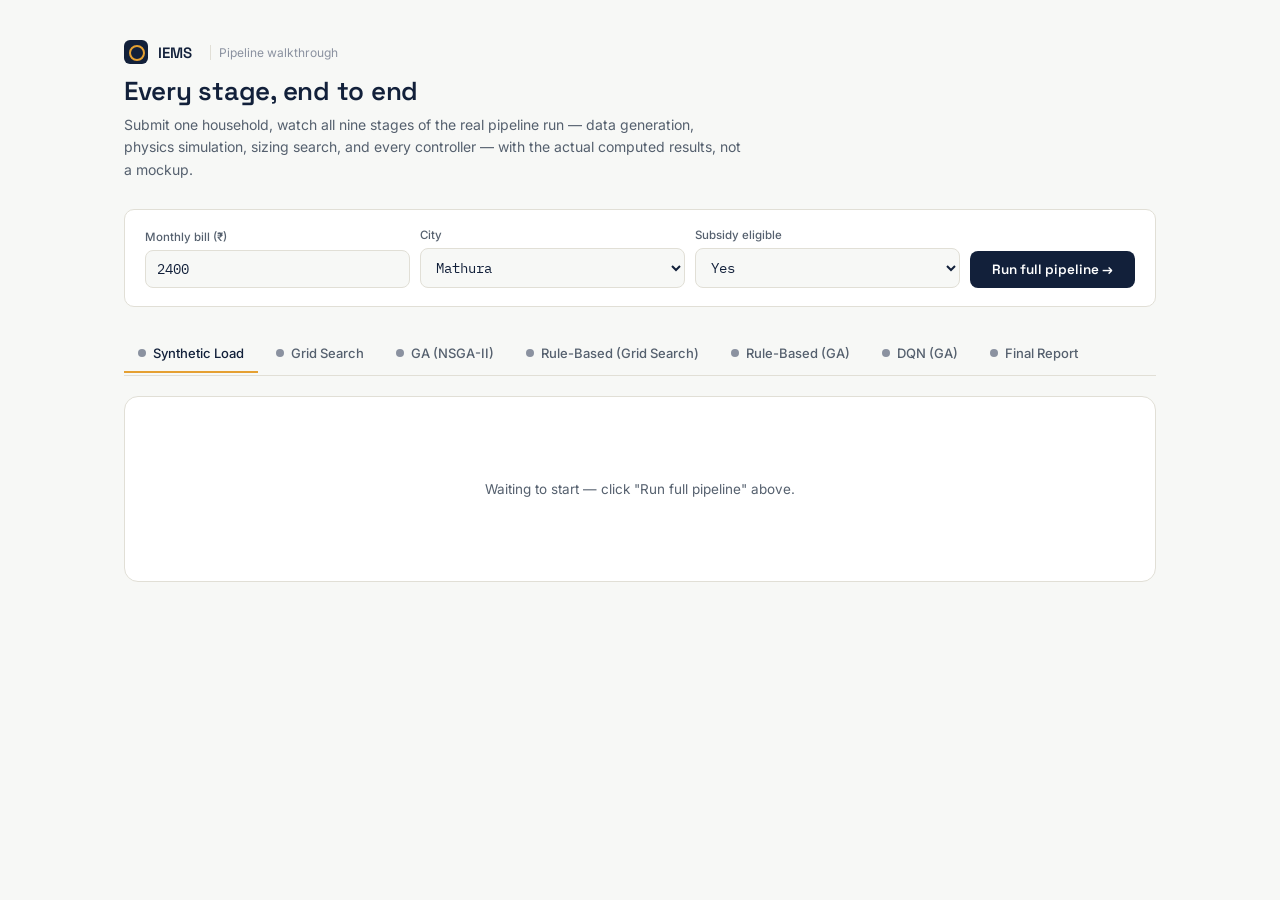
<file: IEMS_CC/pipeline_demo.html>
<!DOCTYPE html>
<html lang="en">

<head>
    <meta charset="UTF-8">
    <meta name="viewport" content="width=device-width, initial-scale=1.0">
    <title>IEMS — Pipeline Demo</title>
    <link rel="preconnect" href="https://fonts.googleapis.com">
    <link rel="preconnect" href="https://fonts.gstatic.com" crossorigin>
    <link
        href="https://fonts.googleapis.com/css2?family=Space+Grotesk:wght@500;600&family=Inter:wght@400;500;600&family=IBM+Plex+Mono:wght@500;600&display=swap"
        rel="stylesheet">
    <script>
        /*!
         * Chart.js v4.4.4
         * https://www.chartjs.org
         * (c) 2024 Chart.js Contributors
         * Released under the MIT License
         */
        !function (t, e) { "object" == typeof exports && "undefined" != typeof module ? module.exports = e() : "function" == typeof define && define.amd ? define(e) : (t = "undefined" != typeof globalThis ? globalThis : t || self).Chart = e() }(this, (function () {
            "use strict"; var t = Object.freeze({ __proto__: null, get Colors() { return Go }, get Decimation() { return Qo }, get Filler() { return ma }, get Legend() { return ya }, get SubTitle() { return ka }, get Title() { return Ma }, get Tooltip() { return Ba } }); function e() { } const i = (() => { let t = 0; return () => t++ })(); function s(t) { return null == t } function n(t) { if (Array.isArray && Array.isArray(t)) return !0; const e = Object.prototype.toString.call(t); return "[object" === e.slice(0, 7) && "Array]" === e.slice(-6) } function o(t) { return null !== t && "[object Object]" === Object.prototype.toString.call(t) } function a(t) { return ("number" == typeof t || t instanceof Number) && isFinite(+t) } function r(t, e) { return a(t) ? t : e } function l(t, e) { return void 0 === t ? e : t } const h = (t, e) => "string" == typeof t && t.endsWith("%") ? parseFloat(t) / 100 : +t / e, c = (t, e) => "string" == typeof t && t.endsWith("%") ? parseFloat(t) / 100 * e : +t; function d(t, e, i) { if (t && "function" == typeof t.call) return t.apply(i, e) } function u(t, e, i, s) { let a, r, l; if (n(t)) if (r = t.length, s) for (a = r - 1; a >= 0; a--)e.call(i, t[a], a); else for (a = 0; a < r; a++)e.call(i, t[a], a); else if (o(t)) for (l = Object.keys(t), r = l.length, a = 0; a < r; a++)e.call(i, t[l[a]], l[a]) } function f(t, e) { let i, s, n, o; if (!t || !e || t.length !== e.length) return !1; for (i = 0, s = t.length; i < s; ++i)if (n = t[i], o = e[i], n.datasetIndex !== o.datasetIndex || n.index !== o.index) return !1; return !0 } function g(t) { if (n(t)) return t.map(g); if (o(t)) { const e = Object.create(null), i = Object.keys(t), s = i.length; let n = 0; for (; n < s; ++n)e[i[n]] = g(t[i[n]]); return e } return t } function p(t) { return -1 === ["__proto__", "prototype", "constructor"].indexOf(t) } function m(t, e, i, s) { if (!p(t)) return; const n = e[t], a = i[t]; o(n) && o(a) ? x(n, a, s) : e[t] = g(a) } function x(t, e, i) { const s = n(e) ? e : [e], a = s.length; if (!o(t)) return t; const r = (i = i || {}).merger || m; let l; for (let e = 0; e < a; ++e) { if (l = s[e], !o(l)) continue; const n = Object.keys(l); for (let e = 0, s = n.length; e < s; ++e)r(n[e], t, l, i) } return t } function b(t, e) { return x(t, e, { merger: _ }) } function _(t, e, i) { if (!p(t)) return; const s = e[t], n = i[t]; o(s) && o(n) ? b(s, n) : Object.prototype.hasOwnProperty.call(e, t) || (e[t] = g(n)) } const y = { "": t => t, x: t => t.x, y: t => t.y }; function v(t) { const e = t.split("."), i = []; let s = ""; for (const t of e) s += t, s.endsWith("\\") ? s = s.slice(0, -1) + "." : (i.push(s), s = ""); return i } function M(t, e) { const i = y[e] || (y[e] = function (t) { const e = v(t); return t => { for (const i of e) { if ("" === i) break; t = t && t[i] } return t } }(e)); return i(t) } function w(t) { return t.charAt(0).toUpperCase() + t.slice(1) } const k = t => void 0 !== t, S = t => "function" == typeof t, P = (t, e) => { if (t.size !== e.size) return !1; for (const i of t) if (!e.has(i)) return !1; return !0 }; function D(t) { return "mouseup" === t.type || "click" === t.type || "contextmenu" === t.type } const C = Math.PI, O = 2 * C, A = O + C, T = Number.POSITIVE_INFINITY, L = C / 180, E = C / 2, R = C / 4, I = 2 * C / 3, z = Math.log10, F = Math.sign; function V(t, e, i) { return Math.abs(t - e) < i } function B(t) { const e = Math.round(t); t = V(t, e, t / 1e3) ? e : t; const i = Math.pow(10, Math.floor(z(t))), s = t / i; return (s <= 1 ? 1 : s <= 2 ? 2 : s <= 5 ? 5 : 10) * i } function W(t) { const e = [], i = Math.sqrt(t); let s; for (s = 1; s < i; s++)t % s == 0 && (e.push(s), e.push(t / s)); return i === (0 | i) && e.push(i), e.sort(((t, e) => t - e)).pop(), e } function N(t) { return !isNaN(parseFloat(t)) && isFinite(t) } function H(t, e) { const i = Math.round(t); return i - e <= t && i + e >= t } function j(t, e, i) { let s, n, o; for (s = 0, n = t.length; s < n; s++)o = t[s][i], isNaN(o) || (e.min = Math.min(e.min, o), e.max = Math.max(e.max, o)) } function $(t) { return t * (C / 180) } function Y(t) { return t * (180 / C) } function U(t) { if (!a(t)) return; let e = 1, i = 0; for (; Math.round(t * e) / e !== t;)e *= 10, i++; return i } function X(t, e) { const i = e.x - t.x, s = e.y - t.y, n = Math.sqrt(i * i + s * s); let o = Math.atan2(s, i); return o < -.5 * C && (o += O), { angle: o, distance: n } } function q(t, e) { return Math.sqrt(Math.pow(e.x - t.x, 2) + Math.pow(e.y - t.y, 2)) } function K(t, e) { return (t - e + A) % O - C } function G(t) { return (t % O + O) % O } function Z(t, e, i, s) { const n = G(t), o = G(e), a = G(i), r = G(o - n), l = G(a - n), h = G(n - o), c = G(n - a); return n === o || n === a || s && o === a || r > l && h < c } function J(t, e, i) { return Math.max(e, Math.min(i, t)) } function Q(t) { return J(t, -32768, 32767) } function tt(t, e, i, s = 1e-6) { return t >= Math.min(e, i) - s && t <= Math.max(e, i) + s } function et(t, e, i) { i = i || (i => t[i] < e); let s, n = t.length - 1, o = 0; for (; n - o > 1;)s = o + n >> 1, i(s) ? o = s : n = s; return { lo: o, hi: n } } const it = (t, e, i, s) => et(t, i, s ? s => { const n = t[s][e]; return n < i || n === i && t[s + 1][e] === i } : s => t[s][e] < i), st = (t, e, i) => et(t, i, (s => t[s][e] >= i)); function nt(t, e, i) { let s = 0, n = t.length; for (; s < n && t[s] < e;)s++; for (; n > s && t[n - 1] > i;)n--; return s > 0 || n < t.length ? t.slice(s, n) : t } const ot = ["push", "pop", "shift", "splice", "unshift"]; function at(t, e) { t._chartjs ? t._chartjs.listeners.push(e) : (Object.defineProperty(t, "_chartjs", { configurable: !0, enumerable: !1, value: { listeners: [e] } }), ot.forEach((e => { const i = "_onData" + w(e), s = t[e]; Object.defineProperty(t, e, { configurable: !0, enumerable: !1, value(...e) { const n = s.apply(this, e); return t._chartjs.listeners.forEach((t => { "function" == typeof t[i] && t[i](...e) })), n } }) }))) } function rt(t, e) { const i = t._chartjs; if (!i) return; const s = i.listeners, n = s.indexOf(e); -1 !== n && s.splice(n, 1), s.length > 0 || (ot.forEach((e => { delete t[e] })), delete t._chartjs) } function lt(t) { const e = new Set(t); return e.size === t.length ? t : Array.from(e) } const ht = "undefined" == typeof window ? function (t) { return t() } : window.requestAnimationFrame; function ct(t, e) { let i = [], s = !1; return function (...n) { i = n, s || (s = !0, ht.call(window, (() => { s = !1, t.apply(e, i) }))) } } function dt(t, e) { let i; return function (...s) { return e ? (clearTimeout(i), i = setTimeout(t, e, s)) : t.apply(this, s), e } } const ut = t => "start" === t ? "left" : "end" === t ? "right" : "center", ft = (t, e, i) => "start" === t ? e : "end" === t ? i : (e + i) / 2, gt = (t, e, i, s) => t === (s ? "left" : "right") ? i : "center" === t ? (e + i) / 2 : e; function pt(t, e, i) { const s = e.length; let n = 0, o = s; if (t._sorted) { const { iScale: a, _parsed: r } = t, l = a.axis, { min: h, max: c, minDefined: d, maxDefined: u } = a.getUserBounds(); d && (n = J(Math.min(it(r, l, h).lo, i ? s : it(e, l, a.getPixelForValue(h)).lo), 0, s - 1)), o = u ? J(Math.max(it(r, a.axis, c, !0).hi + 1, i ? 0 : it(e, l, a.getPixelForValue(c), !0).hi + 1), n, s) - n : s - n } return { start: n, count: o } } function mt(t) { const { xScale: e, yScale: i, _scaleRanges: s } = t, n = { xmin: e.min, xmax: e.max, ymin: i.min, ymax: i.max }; if (!s) return t._scaleRanges = n, !0; const o = s.xmin !== e.min || s.xmax !== e.max || s.ymin !== i.min || s.ymax !== i.max; return Object.assign(s, n), o } class xt { constructor() { this._request = null, this._charts = new Map, this._running = !1, this._lastDate = void 0 } _notify(t, e, i, s) { const n = e.listeners[s], o = e.duration; n.forEach((s => s({ chart: t, initial: e.initial, numSteps: o, currentStep: Math.min(i - e.start, o) }))) } _refresh() { this._request || (this._running = !0, this._request = ht.call(window, (() => { this._update(), this._request = null, this._running && this._refresh() }))) } _update(t = Date.now()) { let e = 0; this._charts.forEach(((i, s) => { if (!i.running || !i.items.length) return; const n = i.items; let o, a = n.length - 1, r = !1; for (; a >= 0; --a)o = n[a], o._active ? (o._total > i.duration && (i.duration = o._total), o.tick(t), r = !0) : (n[a] = n[n.length - 1], n.pop()); r && (s.draw(), this._notify(s, i, t, "progress")), n.length || (i.running = !1, this._notify(s, i, t, "complete"), i.initial = !1), e += n.length })), this._lastDate = t, 0 === e && (this._running = !1) } _getAnims(t) { const e = this._charts; let i = e.get(t); return i || (i = { running: !1, initial: !0, items: [], listeners: { complete: [], progress: [] } }, e.set(t, i)), i } listen(t, e, i) { this._getAnims(t).listeners[e].push(i) } add(t, e) { e && e.length && this._getAnims(t).items.push(...e) } has(t) { return this._getAnims(t).items.length > 0 } start(t) { const e = this._charts.get(t); e && (e.running = !0, e.start = Date.now(), e.duration = e.items.reduce(((t, e) => Math.max(t, e._duration)), 0), this._refresh()) } running(t) { if (!this._running) return !1; const e = this._charts.get(t); return !!(e && e.running && e.items.length) } stop(t) { const e = this._charts.get(t); if (!e || !e.items.length) return; const i = e.items; let s = i.length - 1; for (; s >= 0; --s)i[s].cancel(); e.items = [], this._notify(t, e, Date.now(), "complete") } remove(t) { return this._charts.delete(t) } } var bt = new xt;
/*!
 * @kurkle/color v0.3.2
 * https://github.com/kurkle/color#readme
 * (c) 2023 Jukka Kurkela
 * Released under the MIT License
 */function _t(t) { return t + .5 | 0 } const yt = (t, e, i) => Math.max(Math.min(t, i), e); function vt(t) { return yt(_t(2.55 * t), 0, 255) } function Mt(t) { return yt(_t(255 * t), 0, 255) } function wt(t) { return yt(_t(t / 2.55) / 100, 0, 1) } function kt(t) { return yt(_t(100 * t), 0, 100) } const St = { 0: 0, 1: 1, 2: 2, 3: 3, 4: 4, 5: 5, 6: 6, 7: 7, 8: 8, 9: 9, A: 10, B: 11, C: 12, D: 13, E: 14, F: 15, a: 10, b: 11, c: 12, d: 13, e: 14, f: 15 }, Pt = [..."0123456789ABCDEF"], Dt = t => Pt[15 & t], Ct = t => Pt[(240 & t) >> 4] + Pt[15 & t], Ot = t => (240 & t) >> 4 == (15 & t); function At(t) { var e = (t => Ot(t.r) && Ot(t.g) && Ot(t.b) && Ot(t.a))(t) ? Dt : Ct; return t ? "#" + e(t.r) + e(t.g) + e(t.b) + ((t, e) => t < 255 ? e(t) : "")(t.a, e) : void 0 } const Tt = /^(hsla?|hwb|hsv)\(\s*([-+.e\d]+)(?:deg)?[\s,]+([-+.e\d]+)%[\s,]+([-+.e\d]+)%(?:[\s,]+([-+.e\d]+)(%)?)?\s*\)$/; function Lt(t, e, i) { const s = e * Math.min(i, 1 - i), n = (e, n = (e + t / 30) % 12) => i - s * Math.max(Math.min(n - 3, 9 - n, 1), -1); return [n(0), n(8), n(4)] } function Et(t, e, i) { const s = (s, n = (s + t / 60) % 6) => i - i * e * Math.max(Math.min(n, 4 - n, 1), 0); return [s(5), s(3), s(1)] } function Rt(t, e, i) { const s = Lt(t, 1, .5); let n; for (e + i > 1 && (n = 1 / (e + i), e *= n, i *= n), n = 0; n < 3; n++)s[n] *= 1 - e - i, s[n] += e; return s } function It(t) { const e = t.r / 255, i = t.g / 255, s = t.b / 255, n = Math.max(e, i, s), o = Math.min(e, i, s), a = (n + o) / 2; let r, l, h; return n !== o && (h = n - o, l = a > .5 ? h / (2 - n - o) : h / (n + o), r = function (t, e, i, s, n) { return t === n ? (e - i) / s + (e < i ? 6 : 0) : e === n ? (i - t) / s + 2 : (t - e) / s + 4 }(e, i, s, h, n), r = 60 * r + .5), [0 | r, l || 0, a] } function zt(t, e, i, s) { return (Array.isArray(e) ? t(e[0], e[1], e[2]) : t(e, i, s)).map(Mt) } function Ft(t, e, i) { return zt(Lt, t, e, i) } function Vt(t) { return (t % 360 + 360) % 360 } function Bt(t) { const e = Tt.exec(t); let i, s = 255; if (!e) return; e[5] !== i && (s = e[6] ? vt(+e[5]) : Mt(+e[5])); const n = Vt(+e[2]), o = +e[3] / 100, a = +e[4] / 100; return i = "hwb" === e[1] ? function (t, e, i) { return zt(Rt, t, e, i) }(n, o, a) : "hsv" === e[1] ? function (t, e, i) { return zt(Et, t, e, i) }(n, o, a) : Ft(n, o, a), { r: i[0], g: i[1], b: i[2], a: s } } const Wt = { x: "dark", Z: "light", Y: "re", X: "blu", W: "gr", V: "medium", U: "slate", A: "ee", T: "ol", S: "or", B: "ra", C: "lateg", D: "ights", R: "in", Q: "turquois", E: "hi", P: "ro", O: "al", N: "le", M: "de", L: "yello", F: "en", K: "ch", G: "arks", H: "ea", I: "ightg", J: "wh" }, Nt = { OiceXe: "f0f8ff", antiquewEte: "faebd7", aqua: "ffff", aquamarRe: "7fffd4", azuY: "f0ffff", beige: "f5f5dc", bisque: "ffe4c4", black: "0", blanKedOmond: "ffebcd", Xe: "ff", XeviTet: "8a2be2", bPwn: "a52a2a", burlywood: "deb887", caMtXe: "5f9ea0", KartYuse: "7fff00", KocTate: "d2691e", cSO: "ff7f50", cSnflowerXe: "6495ed", cSnsilk: "fff8dc", crimson: "dc143c", cyan: "ffff", xXe: "8b", xcyan: "8b8b", xgTMnPd: "b8860b", xWay: "a9a9a9", xgYF: "6400", xgYy: "a9a9a9", xkhaki: "bdb76b", xmagFta: "8b008b", xTivegYF: "556b2f", xSange: "ff8c00", xScEd: "9932cc", xYd: "8b0000", xsOmon: "e9967a", xsHgYF: "8fbc8f", xUXe: "483d8b", xUWay: "2f4f4f", xUgYy: "2f4f4f", xQe: "ced1", xviTet: "9400d3", dAppRk: "ff1493", dApskyXe: "bfff", dimWay: "696969", dimgYy: "696969", dodgerXe: "1e90ff", fiYbrick: "b22222", flSOwEte: "fffaf0", foYstWAn: "228b22", fuKsia: "ff00ff", gaRsbSo: "dcdcdc", ghostwEte: "f8f8ff", gTd: "ffd700", gTMnPd: "daa520", Way: "808080", gYF: "8000", gYFLw: "adff2f", gYy: "808080", honeyMw: "f0fff0", hotpRk: "ff69b4", RdianYd: "cd5c5c", Rdigo: "4b0082", ivSy: "fffff0", khaki: "f0e68c", lavFMr: "e6e6fa", lavFMrXsh: "fff0f5", lawngYF: "7cfc00", NmoncEffon: "fffacd", ZXe: "add8e6", ZcSO: "f08080", Zcyan: "e0ffff", ZgTMnPdLw: "fafad2", ZWay: "d3d3d3", ZgYF: "90ee90", ZgYy: "d3d3d3", ZpRk: "ffb6c1", ZsOmon: "ffa07a", ZsHgYF: "20b2aa", ZskyXe: "87cefa", ZUWay: "778899", ZUgYy: "778899", ZstAlXe: "b0c4de", ZLw: "ffffe0", lime: "ff00", limegYF: "32cd32", lRF: "faf0e6", magFta: "ff00ff", maPon: "800000", VaquamarRe: "66cdaa", VXe: "cd", VScEd: "ba55d3", VpurpN: "9370db", VsHgYF: "3cb371", VUXe: "7b68ee", VsprRggYF: "fa9a", VQe: "48d1cc", VviTetYd: "c71585", midnightXe: "191970", mRtcYam: "f5fffa", mistyPse: "ffe4e1", moccasR: "ffe4b5", navajowEte: "ffdead", navy: "80", Tdlace: "fdf5e6", Tive: "808000", TivedBb: "6b8e23", Sange: "ffa500", SangeYd: "ff4500", ScEd: "da70d6", pOegTMnPd: "eee8aa", pOegYF: "98fb98", pOeQe: "afeeee", pOeviTetYd: "db7093", papayawEp: "ffefd5", pHKpuff: "ffdab9", peru: "cd853f", pRk: "ffc0cb", plum: "dda0dd", powMrXe: "b0e0e6", purpN: "800080", YbeccapurpN: "663399", Yd: "ff0000", Psybrown: "bc8f8f", PyOXe: "4169e1", saddNbPwn: "8b4513", sOmon: "fa8072", sandybPwn: "f4a460", sHgYF: "2e8b57", sHshell: "fff5ee", siFna: "a0522d", silver: "c0c0c0", skyXe: "87ceeb", UXe: "6a5acd", UWay: "708090", UgYy: "708090", snow: "fffafa", sprRggYF: "ff7f", stAlXe: "4682b4", tan: "d2b48c", teO: "8080", tEstN: "d8bfd8", tomato: "ff6347", Qe: "40e0d0", viTet: "ee82ee", JHt: "f5deb3", wEte: "ffffff", wEtesmoke: "f5f5f5", Lw: "ffff00", LwgYF: "9acd32" }; let Ht; function jt(t) { Ht || (Ht = function () { const t = {}, e = Object.keys(Nt), i = Object.keys(Wt); let s, n, o, a, r; for (s = 0; s < e.length; s++) { for (a = r = e[s], n = 0; n < i.length; n++)o = i[n], r = r.replace(o, Wt[o]); o = parseInt(Nt[a], 16), t[r] = [o >> 16 & 255, o >> 8 & 255, 255 & o] } return t }(), Ht.transparent = [0, 0, 0, 0]); const e = Ht[t.toLowerCase()]; return e && { r: e[0], g: e[1], b: e[2], a: 4 === e.length ? e[3] : 255 } } const $t = /^rgba?\(\s*([-+.\d]+)(%)?[\s,]+([-+.e\d]+)(%)?[\s,]+([-+.e\d]+)(%)?(?:[\s,/]+([-+.e\d]+)(%)?)?\s*\)$/; const Yt = t => t <= .0031308 ? 12.92 * t : 1.055 * Math.pow(t, 1 / 2.4) - .055, Ut = t => t <= .04045 ? t / 12.92 : Math.pow((t + .055) / 1.055, 2.4); function Xt(t, e, i) { if (t) { let s = It(t); s[e] = Math.max(0, Math.min(s[e] + s[e] * i, 0 === e ? 360 : 1)), s = Ft(s), t.r = s[0], t.g = s[1], t.b = s[2] } } function qt(t, e) { return t ? Object.assign(e || {}, t) : t } function Kt(t) { var e = { r: 0, g: 0, b: 0, a: 255 }; return Array.isArray(t) ? t.length >= 3 && (e = { r: t[0], g: t[1], b: t[2], a: 255 }, t.length > 3 && (e.a = Mt(t[3]))) : (e = qt(t, { r: 0, g: 0, b: 0, a: 1 })).a = Mt(e.a), e } function Gt(t) { return "r" === t.charAt(0) ? function (t) { const e = $t.exec(t); let i, s, n, o = 255; if (e) { if (e[7] !== i) { const t = +e[7]; o = e[8] ? vt(t) : yt(255 * t, 0, 255) } return i = +e[1], s = +e[3], n = +e[5], i = 255 & (e[2] ? vt(i) : yt(i, 0, 255)), s = 255 & (e[4] ? vt(s) : yt(s, 0, 255)), n = 255 & (e[6] ? vt(n) : yt(n, 0, 255)), { r: i, g: s, b: n, a: o } } }(t) : Bt(t) } class Zt { constructor(t) { if (t instanceof Zt) return t; const e = typeof t; let i; var s, n, o; "object" === e ? i = Kt(t) : "string" === e && (o = (s = t).length, "#" === s[0] && (4 === o || 5 === o ? n = { r: 255 & 17 * St[s[1]], g: 255 & 17 * St[s[2]], b: 255 & 17 * St[s[3]], a: 5 === o ? 17 * St[s[4]] : 255 } : 7 !== o && 9 !== o || (n = { r: St[s[1]] << 4 | St[s[2]], g: St[s[3]] << 4 | St[s[4]], b: St[s[5]] << 4 | St[s[6]], a: 9 === o ? St[s[7]] << 4 | St[s[8]] : 255 })), i = n || jt(t) || Gt(t)), this._rgb = i, this._valid = !!i } get valid() { return this._valid } get rgb() { var t = qt(this._rgb); return t && (t.a = wt(t.a)), t } set rgb(t) { this._rgb = Kt(t) } rgbString() { return this._valid ? (t = this._rgb) && (t.a < 255 ? `rgba(${t.r}, ${t.g}, ${t.b}, ${wt(t.a)})` : `rgb(${t.r}, ${t.g}, ${t.b})`) : void 0; var t } hexString() { return this._valid ? At(this._rgb) : void 0 } hslString() { return this._valid ? function (t) { if (!t) return; const e = It(t), i = e[0], s = kt(e[1]), n = kt(e[2]); return t.a < 255 ? `hsla(${i}, ${s}%, ${n}%, ${wt(t.a)})` : `hsl(${i}, ${s}%, ${n}%)` }(this._rgb) : void 0 } mix(t, e) { if (t) { const i = this.rgb, s = t.rgb; let n; const o = e === n ? .5 : e, a = 2 * o - 1, r = i.a - s.a, l = ((a * r == -1 ? a : (a + r) / (1 + a * r)) + 1) / 2; n = 1 - l, i.r = 255 & l * i.r + n * s.r + .5, i.g = 255 & l * i.g + n * s.g + .5, i.b = 255 & l * i.b + n * s.b + .5, i.a = o * i.a + (1 - o) * s.a, this.rgb = i } return this } interpolate(t, e) { return t && (this._rgb = function (t, e, i) { const s = Ut(wt(t.r)), n = Ut(wt(t.g)), o = Ut(wt(t.b)); return { r: Mt(Yt(s + i * (Ut(wt(e.r)) - s))), g: Mt(Yt(n + i * (Ut(wt(e.g)) - n))), b: Mt(Yt(o + i * (Ut(wt(e.b)) - o))), a: t.a + i * (e.a - t.a) } }(this._rgb, t._rgb, e)), this } clone() { return new Zt(this.rgb) } alpha(t) { return this._rgb.a = Mt(t), this } clearer(t) { return this._rgb.a *= 1 - t, this } greyscale() { const t = this._rgb, e = _t(.3 * t.r + .59 * t.g + .11 * t.b); return t.r = t.g = t.b = e, this } opaquer(t) { return this._rgb.a *= 1 + t, this } negate() { const t = this._rgb; return t.r = 255 - t.r, t.g = 255 - t.g, t.b = 255 - t.b, this } lighten(t) { return Xt(this._rgb, 2, t), this } darken(t) { return Xt(this._rgb, 2, -t), this } saturate(t) { return Xt(this._rgb, 1, t), this } desaturate(t) { return Xt(this._rgb, 1, -t), this } rotate(t) { return function (t, e) { var i = It(t); i[0] = Vt(i[0] + e), i = Ft(i), t.r = i[0], t.g = i[1], t.b = i[2] }(this._rgb, t), this } } function Jt(t) { if (t && "object" == typeof t) { const e = t.toString(); return "[object CanvasPattern]" === e || "[object CanvasGradient]" === e } return !1 } function Qt(t) { return Jt(t) ? t : new Zt(t) } function te(t) { return Jt(t) ? t : new Zt(t).saturate(.5).darken(.1).hexString() } const ee = ["x", "y", "borderWidth", "radius", "tension"], ie = ["color", "borderColor", "backgroundColor"]; const se = new Map; function ne(t, e, i) { return function (t, e) { e = e || {}; const i = t + JSON.stringify(e); let s = se.get(i); return s || (s = new Intl.NumberFormat(t, e), se.set(i, s)), s }(e, i).format(t) } const oe = { values: t => n(t) ? t : "" + t, numeric(t, e, i) { if (0 === t) return "0"; const s = this.chart.options.locale; let n, o = t; if (i.length > 1) { const e = Math.max(Math.abs(i[0].value), Math.abs(i[i.length - 1].value)); (e < 1e-4 || e > 1e15) && (n = "scientific"), o = function (t, e) { let i = e.length > 3 ? e[2].value - e[1].value : e[1].value - e[0].value; Math.abs(i) >= 1 && t !== Math.floor(t) && (i = t - Math.floor(t)); return i }(t, i) } const a = z(Math.abs(o)), r = isNaN(a) ? 1 : Math.max(Math.min(-1 * Math.floor(a), 20), 0), l = { notation: n, minimumFractionDigits: r, maximumFractionDigits: r }; return Object.assign(l, this.options.ticks.format), ne(t, s, l) }, logarithmic(t, e, i) { if (0 === t) return "0"; const s = i[e].significand || t / Math.pow(10, Math.floor(z(t))); return [1, 2, 3, 5, 10, 15].includes(s) || e > .8 * i.length ? oe.numeric.call(this, t, e, i) : "" } }; var ae = { formatters: oe }; const re = Object.create(null), le = Object.create(null); function he(t, e) { if (!e) return t; const i = e.split("."); for (let e = 0, s = i.length; e < s; ++e) { const s = i[e]; t = t[s] || (t[s] = Object.create(null)) } return t } function ce(t, e, i) { return "string" == typeof e ? x(he(t, e), i) : x(he(t, ""), e) } class de { constructor(t, e) { this.animation = void 0, this.backgroundColor = "rgba(0,0,0,0.1)", this.borderColor = "rgba(0,0,0,0.1)", this.color = "#666", this.datasets = {}, this.devicePixelRatio = t => t.chart.platform.getDevicePixelRatio(), this.elements = {}, this.events = ["mousemove", "mouseout", "click", "touchstart", "touchmove"], this.font = { family: "'Helvetica Neue', 'Helvetica', 'Arial', sans-serif", size: 12, style: "normal", lineHeight: 1.2, weight: null }, this.hover = {}, this.hoverBackgroundColor = (t, e) => te(e.backgroundColor), this.hoverBorderColor = (t, e) => te(e.borderColor), this.hoverColor = (t, e) => te(e.color), this.indexAxis = "x", this.interaction = { mode: "nearest", intersect: !0, includeInvisible: !1 }, this.maintainAspectRatio = !0, this.onHover = null, this.onClick = null, this.parsing = !0, this.plugins = {}, this.responsive = !0, this.scale = void 0, this.scales = {}, this.showLine = !0, this.drawActiveElementsOnTop = !0, this.describe(t), this.apply(e) } set(t, e) { return ce(this, t, e) } get(t) { return he(this, t) } describe(t, e) { return ce(le, t, e) } override(t, e) { return ce(re, t, e) } route(t, e, i, s) { const n = he(this, t), a = he(this, i), r = "_" + e; Object.defineProperties(n, { [r]: { value: n[e], writable: !0 }, [e]: { enumerable: !0, get() { const t = this[r], e = a[s]; return o(t) ? Object.assign({}, e, t) : l(t, e) }, set(t) { this[r] = t } } }) } apply(t) { t.forEach((t => t(this))) } } var ue = new de({ _scriptable: t => !t.startsWith("on"), _indexable: t => "events" !== t, hover: { _fallback: "interaction" }, interaction: { _scriptable: !1, _indexable: !1 } }, [function (t) { t.set("animation", { delay: void 0, duration: 1e3, easing: "easeOutQuart", fn: void 0, from: void 0, loop: void 0, to: void 0, type: void 0 }), t.describe("animation", { _fallback: !1, _indexable: !1, _scriptable: t => "onProgress" !== t && "onComplete" !== t && "fn" !== t }), t.set("animations", { colors: { type: "color", properties: ie }, numbers: { type: "number", properties: ee } }), t.describe("animations", { _fallback: "animation" }), t.set("transitions", { active: { animation: { duration: 400 } }, resize: { animation: { duration: 0 } }, show: { animations: { colors: { from: "transparent" }, visible: { type: "boolean", duration: 0 } } }, hide: { animations: { colors: { to: "transparent" }, visible: { type: "boolean", easing: "linear", fn: t => 0 | t } } } }) }, function (t) { t.set("layout", { autoPadding: !0, padding: { top: 0, right: 0, bottom: 0, left: 0 } }) }, function (t) { t.set("scale", { display: !0, offset: !1, reverse: !1, beginAtZero: !1, bounds: "ticks", clip: !0, grace: 0, grid: { display: !0, lineWidth: 1, drawOnChartArea: !0, drawTicks: !0, tickLength: 8, tickWidth: (t, e) => e.lineWidth, tickColor: (t, e) => e.color, offset: !1 }, border: { display: !0, dash: [], dashOffset: 0, width: 1 }, title: { display: !1, text: "", padding: { top: 4, bottom: 4 } }, ticks: { minRotation: 0, maxRotation: 50, mirror: !1, textStrokeWidth: 0, textStrokeColor: "", padding: 3, display: !0, autoSkip: !0, autoSkipPadding: 3, labelOffset: 0, callback: ae.formatters.values, minor: {}, major: {}, align: "center", crossAlign: "near", showLabelBackdrop: !1, backdropColor: "rgba(255, 255, 255, 0.75)", backdropPadding: 2 } }), t.route("scale.ticks", "color", "", "color"), t.route("scale.grid", "color", "", "borderColor"), t.route("scale.border", "color", "", "borderColor"), t.route("scale.title", "color", "", "color"), t.describe("scale", { _fallback: !1, _scriptable: t => !t.startsWith("before") && !t.startsWith("after") && "callback" !== t && "parser" !== t, _indexable: t => "borderDash" !== t && "tickBorderDash" !== t && "dash" !== t }), t.describe("scales", { _fallback: "scale" }), t.describe("scale.ticks", { _scriptable: t => "backdropPadding" !== t && "callback" !== t, _indexable: t => "backdropPadding" !== t }) }]); function fe() { return "undefined" != typeof window && "undefined" != typeof document } function ge(t) { let e = t.parentNode; return e && "[object ShadowRoot]" === e.toString() && (e = e.host), e } function pe(t, e, i) { let s; return "string" == typeof t ? (s = parseInt(t, 10), -1 !== t.indexOf("%") && (s = s / 100 * e.parentNode[i])) : s = t, s } const me = t => t.ownerDocument.defaultView.getComputedStyle(t, null); function xe(t, e) { return me(t).getPropertyValue(e) } const be = ["top", "right", "bottom", "left"]; function _e(t, e, i) { const s = {}; i = i ? "-" + i : ""; for (let n = 0; n < 4; n++) { const o = be[n]; s[o] = parseFloat(t[e + "-" + o + i]) || 0 } return s.width = s.left + s.right, s.height = s.top + s.bottom, s } const ye = (t, e, i) => (t > 0 || e > 0) && (!i || !i.shadowRoot); function ve(t, e) { if ("native" in t) return t; const { canvas: i, currentDevicePixelRatio: s } = e, n = me(i), o = "border-box" === n.boxSizing, a = _e(n, "padding"), r = _e(n, "border", "width"), { x: l, y: h, box: c } = function (t, e) { const i = t.touches, s = i && i.length ? i[0] : t, { offsetX: n, offsetY: o } = s; let a, r, l = !1; if (ye(n, o, t.target)) a = n, r = o; else { const t = e.getBoundingClientRect(); a = s.clientX - t.left, r = s.clientY - t.top, l = !0 } return { x: a, y: r, box: l } }(t, i), d = a.left + (c && r.left), u = a.top + (c && r.top); let { width: f, height: g } = e; return o && (f -= a.width + r.width, g -= a.height + r.height), { x: Math.round((l - d) / f * i.width / s), y: Math.round((h - u) / g * i.height / s) } } const Me = t => Math.round(10 * t) / 10; function we(t, e, i, s) { const n = me(t), o = _e(n, "margin"), a = pe(n.maxWidth, t, "clientWidth") || T, r = pe(n.maxHeight, t, "clientHeight") || T, l = function (t, e, i) { let s, n; if (void 0 === e || void 0 === i) { const o = t && ge(t); if (o) { const t = o.getBoundingClientRect(), a = me(o), r = _e(a, "border", "width"), l = _e(a, "padding"); e = t.width - l.width - r.width, i = t.height - l.height - r.height, s = pe(a.maxWidth, o, "clientWidth"), n = pe(a.maxHeight, o, "clientHeight") } else e = t.clientWidth, i = t.clientHeight } return { width: e, height: i, maxWidth: s || T, maxHeight: n || T } }(t, e, i); let { width: h, height: c } = l; if ("content-box" === n.boxSizing) { const t = _e(n, "border", "width"), e = _e(n, "padding"); h -= e.width + t.width, c -= e.height + t.height } h = Math.max(0, h - o.width), c = Math.max(0, s ? h / s : c - o.height), h = Me(Math.min(h, a, l.maxWidth)), c = Me(Math.min(c, r, l.maxHeight)), h && !c && (c = Me(h / 2)); return (void 0 !== e || void 0 !== i) && s && l.height && c > l.height && (c = l.height, h = Me(Math.floor(c * s))), { width: h, height: c } } function ke(t, e, i) { const s = e || 1, n = Math.floor(t.height * s), o = Math.floor(t.width * s); t.height = Math.floor(t.height), t.width = Math.floor(t.width); const a = t.canvas; return a.style && (i || !a.style.height && !a.style.width) && (a.style.height = `${t.height}px`, a.style.width = `${t.width}px`), (t.currentDevicePixelRatio !== s || a.height !== n || a.width !== o) && (t.currentDevicePixelRatio = s, a.height = n, a.width = o, t.ctx.setTransform(s, 0, 0, s, 0, 0), !0) } const Se = function () { let t = !1; try { const e = { get passive() { return t = !0, !1 } }; fe() && (window.addEventListener("test", null, e), window.removeEventListener("test", null, e)) } catch (t) { } return t }(); function Pe(t, e) { const i = xe(t, e), s = i && i.match(/^(\d+)(\.\d+)?px$/); return s ? +s[1] : void 0 } function De(t) { return !t || s(t.size) || s(t.family) ? null : (t.style ? t.style + " " : "") + (t.weight ? t.weight + " " : "") + t.size + "px " + t.family } function Ce(t, e, i, s, n) { let o = e[n]; return o || (o = e[n] = t.measureText(n).width, i.push(n)), o > s && (s = o), s } function Oe(t, e, i, s) { let o = (s = s || {}).data = s.data || {}, a = s.garbageCollect = s.garbageCollect || []; s.font !== e && (o = s.data = {}, a = s.garbageCollect = [], s.font = e), t.save(), t.font = e; let r = 0; const l = i.length; let h, c, d, u, f; for (h = 0; h < l; h++)if (u = i[h], null == u || n(u)) { if (n(u)) for (c = 0, d = u.length; c < d; c++)f = u[c], null == f || n(f) || (r = Ce(t, o, a, r, f)) } else r = Ce(t, o, a, r, u); t.restore(); const g = a.length / 2; if (g > i.length) { for (h = 0; h < g; h++)delete o[a[h]]; a.splice(0, g) } return r } function Ae(t, e, i) { const s = t.currentDevicePixelRatio, n = 0 !== i ? Math.max(i / 2, .5) : 0; return Math.round((e - n) * s) / s + n } function Te(t, e) { (e || t) && ((e = e || t.getContext("2d")).save(), e.resetTransform(), e.clearRect(0, 0, t.width, t.height), e.restore()) } function Le(t, e, i, s) { Ee(t, e, i, s, null) } function Ee(t, e, i, s, n) { let o, a, r, l, h, c, d, u; const f = e.pointStyle, g = e.rotation, p = e.radius; let m = (g || 0) * L; if (f && "object" == typeof f && (o = f.toString(), "[object HTMLImageElement]" === o || "[object HTMLCanvasElement]" === o)) return t.save(), t.translate(i, s), t.rotate(m), t.drawImage(f, -f.width / 2, -f.height / 2, f.width, f.height), void t.restore(); if (!(isNaN(p) || p <= 0)) { switch (t.beginPath(), f) { default: n ? t.ellipse(i, s, n / 2, p, 0, 0, O) : t.arc(i, s, p, 0, O), t.closePath(); break; case "triangle": c = n ? n / 2 : p, t.moveTo(i + Math.sin(m) * c, s - Math.cos(m) * p), m += I, t.lineTo(i + Math.sin(m) * c, s - Math.cos(m) * p), m += I, t.lineTo(i + Math.sin(m) * c, s - Math.cos(m) * p), t.closePath(); break; case "rectRounded": h = .516 * p, l = p - h, a = Math.cos(m + R) * l, d = Math.cos(m + R) * (n ? n / 2 - h : l), r = Math.sin(m + R) * l, u = Math.sin(m + R) * (n ? n / 2 - h : l), t.arc(i - d, s - r, h, m - C, m - E), t.arc(i + u, s - a, h, m - E, m), t.arc(i + d, s + r, h, m, m + E), t.arc(i - u, s + a, h, m + E, m + C), t.closePath(); break; case "rect": if (!g) { l = Math.SQRT1_2 * p, c = n ? n / 2 : l, t.rect(i - c, s - l, 2 * c, 2 * l); break } m += R; case "rectRot": d = Math.cos(m) * (n ? n / 2 : p), a = Math.cos(m) * p, r = Math.sin(m) * p, u = Math.sin(m) * (n ? n / 2 : p), t.moveTo(i - d, s - r), t.lineTo(i + u, s - a), t.lineTo(i + d, s + r), t.lineTo(i - u, s + a), t.closePath(); break; case "crossRot": m += R; case "cross": d = Math.cos(m) * (n ? n / 2 : p), a = Math.cos(m) * p, r = Math.sin(m) * p, u = Math.sin(m) * (n ? n / 2 : p), t.moveTo(i - d, s - r), t.lineTo(i + d, s + r), t.moveTo(i + u, s - a), t.lineTo(i - u, s + a); break; case "star": d = Math.cos(m) * (n ? n / 2 : p), a = Math.cos(m) * p, r = Math.sin(m) * p, u = Math.sin(m) * (n ? n / 2 : p), t.moveTo(i - d, s - r), t.lineTo(i + d, s + r), t.moveTo(i + u, s - a), t.lineTo(i - u, s + a), m += R, d = Math.cos(m) * (n ? n / 2 : p), a = Math.cos(m) * p, r = Math.sin(m) * p, u = Math.sin(m) * (n ? n / 2 : p), t.moveTo(i - d, s - r), t.lineTo(i + d, s + r), t.moveTo(i + u, s - a), t.lineTo(i - u, s + a); break; case "line": a = n ? n / 2 : Math.cos(m) * p, r = Math.sin(m) * p, t.moveTo(i - a, s - r), t.lineTo(i + a, s + r); break; case "dash": t.moveTo(i, s), t.lineTo(i + Math.cos(m) * (n ? n / 2 : p), s + Math.sin(m) * p); break; case !1: t.closePath() }t.fill(), e.borderWidth > 0 && t.stroke() } } function Re(t, e, i) { return i = i || .5, !e || t && t.x > e.left - i && t.x < e.right + i && t.y > e.top - i && t.y < e.bottom + i } function Ie(t, e) { t.save(), t.beginPath(), t.rect(e.left, e.top, e.right - e.left, e.bottom - e.top), t.clip() } function ze(t) { t.restore() } function Fe(t, e, i, s, n) { if (!e) return t.lineTo(i.x, i.y); if ("middle" === n) { const s = (e.x + i.x) / 2; t.lineTo(s, e.y), t.lineTo(s, i.y) } else "after" === n != !!s ? t.lineTo(e.x, i.y) : t.lineTo(i.x, e.y); t.lineTo(i.x, i.y) } function Ve(t, e, i, s) { if (!e) return t.lineTo(i.x, i.y); t.bezierCurveTo(s ? e.cp1x : e.cp2x, s ? e.cp1y : e.cp2y, s ? i.cp2x : i.cp1x, s ? i.cp2y : i.cp1y, i.x, i.y) } function Be(t, e, i, s, n) { if (n.strikethrough || n.underline) { const o = t.measureText(s), a = e - o.actualBoundingBoxLeft, r = e + o.actualBoundingBoxRight, l = i - o.actualBoundingBoxAscent, h = i + o.actualBoundingBoxDescent, c = n.strikethrough ? (l + h) / 2 : h; t.strokeStyle = t.fillStyle, t.beginPath(), t.lineWidth = n.decorationWidth || 2, t.moveTo(a, c), t.lineTo(r, c), t.stroke() } } function We(t, e) { const i = t.fillStyle; t.fillStyle = e.color, t.fillRect(e.left, e.top, e.width, e.height), t.fillStyle = i } function Ne(t, e, i, o, a, r = {}) { const l = n(e) ? e : [e], h = r.strokeWidth > 0 && "" !== r.strokeColor; let c, d; for (t.save(), t.font = a.string, function (t, e) { e.translation && t.translate(e.translation[0], e.translation[1]), s(e.rotation) || t.rotate(e.rotation), e.color && (t.fillStyle = e.color), e.textAlign && (t.textAlign = e.textAlign), e.textBaseline && (t.textBaseline = e.textBaseline) }(t, r), c = 0; c < l.length; ++c)d = l[c], r.backdrop && We(t, r.backdrop), h && (r.strokeColor && (t.strokeStyle = r.strokeColor), s(r.strokeWidth) || (t.lineWidth = r.strokeWidth), t.strokeText(d, i, o, r.maxWidth)), t.fillText(d, i, o, r.maxWidth), Be(t, i, o, d, r), o += Number(a.lineHeight); t.restore() } function He(t, e) { const { x: i, y: s, w: n, h: o, radius: a } = e; t.arc(i + a.topLeft, s + a.topLeft, a.topLeft, 1.5 * C, C, !0), t.lineTo(i, s + o - a.bottomLeft), t.arc(i + a.bottomLeft, s + o - a.bottomLeft, a.bottomLeft, C, E, !0), t.lineTo(i + n - a.bottomRight, s + o), t.arc(i + n - a.bottomRight, s + o - a.bottomRight, a.bottomRight, E, 0, !0), t.lineTo(i + n, s + a.topRight), t.arc(i + n - a.topRight, s + a.topRight, a.topRight, 0, -E, !0), t.lineTo(i + a.topLeft, s) } function je(t, e = [""], i, s, n = (() => t[0])) { const o = i || t; void 0 === s && (s = ti("_fallback", t)); const a = { [Symbol.toStringTag]: "Object", _cacheable: !0, _scopes: t, _rootScopes: o, _fallback: s, _getTarget: n, override: i => je([i, ...t], e, o, s) }; return new Proxy(a, { deleteProperty: (e, i) => (delete e[i], delete e._keys, delete t[0][i], !0), get: (i, s) => qe(i, s, (() => function (t, e, i, s) { let n; for (const o of e) if (n = ti(Ue(o, t), i), void 0 !== n) return Xe(t, n) ? Je(i, s, t, n) : n }(s, e, t, i))), getOwnPropertyDescriptor: (t, e) => Reflect.getOwnPropertyDescriptor(t._scopes[0], e), getPrototypeOf: () => Reflect.getPrototypeOf(t[0]), has: (t, e) => ei(t).includes(e), ownKeys: t => ei(t), set(t, e, i) { const s = t._storage || (t._storage = n()); return t[e] = s[e] = i, delete t._keys, !0 } }) } function $e(t, e, i, s) { const a = { _cacheable: !1, _proxy: t, _context: e, _subProxy: i, _stack: new Set, _descriptors: Ye(t, s), setContext: e => $e(t, e, i, s), override: n => $e(t.override(n), e, i, s) }; return new Proxy(a, { deleteProperty: (e, i) => (delete e[i], delete t[i], !0), get: (t, e, i) => qe(t, e, (() => function (t, e, i) { const { _proxy: s, _context: a, _subProxy: r, _descriptors: l } = t; let h = s[e]; S(h) && l.isScriptable(e) && (h = function (t, e, i, s) { const { _proxy: n, _context: o, _subProxy: a, _stack: r } = i; if (r.has(t)) throw new Error("Recursion detected: " + Array.from(r).join("->") + "->" + t); r.add(t); let l = e(o, a || s); r.delete(t), Xe(t, l) && (l = Je(n._scopes, n, t, l)); return l }(e, h, t, i)); n(h) && h.length && (h = function (t, e, i, s) { const { _proxy: n, _context: a, _subProxy: r, _descriptors: l } = i; if (void 0 !== a.index && s(t)) return e[a.index % e.length]; if (o(e[0])) { const i = e, s = n._scopes.filter((t => t !== i)); e = []; for (const o of i) { const i = Je(s, n, t, o); e.push($e(i, a, r && r[t], l)) } } return e }(e, h, t, l.isIndexable)); Xe(e, h) && (h = $e(h, a, r && r[e], l)); return h }(t, e, i))), getOwnPropertyDescriptor: (e, i) => e._descriptors.allKeys ? Reflect.has(t, i) ? { enumerable: !0, configurable: !0 } : void 0 : Reflect.getOwnPropertyDescriptor(t, i), getPrototypeOf: () => Reflect.getPrototypeOf(t), has: (e, i) => Reflect.has(t, i), ownKeys: () => Reflect.ownKeys(t), set: (e, i, s) => (t[i] = s, delete e[i], !0) }) } function Ye(t, e = { scriptable: !0, indexable: !0 }) { const { _scriptable: i = e.scriptable, _indexable: s = e.indexable, _allKeys: n = e.allKeys } = t; return { allKeys: n, scriptable: i, indexable: s, isScriptable: S(i) ? i : () => i, isIndexable: S(s) ? s : () => s } } const Ue = (t, e) => t ? t + w(e) : e, Xe = (t, e) => o(e) && "adapters" !== t && (null === Object.getPrototypeOf(e) || e.constructor === Object); function qe(t, e, i) { if (Object.prototype.hasOwnProperty.call(t, e) || "constructor" === e) return t[e]; const s = i(); return t[e] = s, s } function Ke(t, e, i) { return S(t) ? t(e, i) : t } const Ge = (t, e) => !0 === t ? e : "string" == typeof t ? M(e, t) : void 0; function Ze(t, e, i, s, n) { for (const o of e) { const e = Ge(i, o); if (e) { t.add(e); const o = Ke(e._fallback, i, n); if (void 0 !== o && o !== i && o !== s) return o } else if (!1 === e && void 0 !== s && i !== s) return null } return !1 } function Je(t, e, i, s) { const a = e._rootScopes, r = Ke(e._fallback, i, s), l = [...t, ...a], h = new Set; h.add(s); let c = Qe(h, l, i, r || i, s); return null !== c && ((void 0 === r || r === i || (c = Qe(h, l, r, c, s), null !== c)) && je(Array.from(h), [""], a, r, (() => function (t, e, i) { const s = t._getTarget(); e in s || (s[e] = {}); const a = s[e]; if (n(a) && o(i)) return i; return a || {} }(e, i, s)))) } function Qe(t, e, i, s, n) { for (; i;)i = Ze(t, e, i, s, n); return i } function ti(t, e) { for (const i of e) { if (!i) continue; const e = i[t]; if (void 0 !== e) return e } } function ei(t) { let e = t._keys; return e || (e = t._keys = function (t) { const e = new Set; for (const i of t) for (const t of Object.keys(i).filter((t => !t.startsWith("_")))) e.add(t); return Array.from(e) }(t._scopes)), e } function ii(t, e, i, s) { const { iScale: n } = t, { key: o = "r" } = this._parsing, a = new Array(s); let r, l, h, c; for (r = 0, l = s; r < l; ++r)h = r + i, c = e[h], a[r] = { r: n.parse(M(c, o), h) }; return a } const si = Number.EPSILON || 1e-14, ni = (t, e) => e < t.length && !t[e].skip && t[e], oi = t => "x" === t ? "y" : "x"; function ai(t, e, i, s) { const n = t.skip ? e : t, o = e, a = i.skip ? e : i, r = q(o, n), l = q(a, o); let h = r / (r + l), c = l / (r + l); h = isNaN(h) ? 0 : h, c = isNaN(c) ? 0 : c; const d = s * h, u = s * c; return { previous: { x: o.x - d * (a.x - n.x), y: o.y - d * (a.y - n.y) }, next: { x: o.x + u * (a.x - n.x), y: o.y + u * (a.y - n.y) } } } function ri(t, e = "x") { const i = oi(e), s = t.length, n = Array(s).fill(0), o = Array(s); let a, r, l, h = ni(t, 0); for (a = 0; a < s; ++a)if (r = l, l = h, h = ni(t, a + 1), l) { if (h) { const t = h[e] - l[e]; n[a] = 0 !== t ? (h[i] - l[i]) / t : 0 } o[a] = r ? h ? F(n[a - 1]) !== F(n[a]) ? 0 : (n[a - 1] + n[a]) / 2 : n[a - 1] : n[a] } !function (t, e, i) { const s = t.length; let n, o, a, r, l, h = ni(t, 0); for (let c = 0; c < s - 1; ++c)l = h, h = ni(t, c + 1), l && h && (V(e[c], 0, si) ? i[c] = i[c + 1] = 0 : (n = i[c] / e[c], o = i[c + 1] / e[c], r = Math.pow(n, 2) + Math.pow(o, 2), r <= 9 || (a = 3 / Math.sqrt(r), i[c] = n * a * e[c], i[c + 1] = o * a * e[c]))) }(t, n, o), function (t, e, i = "x") { const s = oi(i), n = t.length; let o, a, r, l = ni(t, 0); for (let h = 0; h < n; ++h) { if (a = r, r = l, l = ni(t, h + 1), !r) continue; const n = r[i], c = r[s]; a && (o = (n - a[i]) / 3, r[`cp1${i}`] = n - o, r[`cp1${s}`] = c - o * e[h]), l && (o = (l[i] - n) / 3, r[`cp2${i}`] = n + o, r[`cp2${s}`] = c + o * e[h]) } }(t, o, e) } function li(t, e, i) { return Math.max(Math.min(t, i), e) } function hi(t, e, i, s, n) { let o, a, r, l; if (e.spanGaps && (t = t.filter((t => !t.skip))), "monotone" === e.cubicInterpolationMode) ri(t, n); else { let i = s ? t[t.length - 1] : t[0]; for (o = 0, a = t.length; o < a; ++o)r = t[o], l = ai(i, r, t[Math.min(o + 1, a - (s ? 0 : 1)) % a], e.tension), r.cp1x = l.previous.x, r.cp1y = l.previous.y, r.cp2x = l.next.x, r.cp2y = l.next.y, i = r } e.capBezierPoints && function (t, e) { let i, s, n, o, a, r = Re(t[0], e); for (i = 0, s = t.length; i < s; ++i)a = o, o = r, r = i < s - 1 && Re(t[i + 1], e), o && (n = t[i], a && (n.cp1x = li(n.cp1x, e.left, e.right), n.cp1y = li(n.cp1y, e.top, e.bottom)), r && (n.cp2x = li(n.cp2x, e.left, e.right), n.cp2y = li(n.cp2y, e.top, e.bottom))) }(t, i) } const ci = t => 0 === t || 1 === t, di = (t, e, i) => -Math.pow(2, 10 * (t -= 1)) * Math.sin((t - e) * O / i), ui = (t, e, i) => Math.pow(2, -10 * t) * Math.sin((t - e) * O / i) + 1, fi = { linear: t => t, easeInQuad: t => t * t, easeOutQuad: t => -t * (t - 2), easeInOutQuad: t => (t /= .5) < 1 ? .5 * t * t : -.5 * (--t * (t - 2) - 1), easeInCubic: t => t * t * t, easeOutCubic: t => (t -= 1) * t * t + 1, easeInOutCubic: t => (t /= .5) < 1 ? .5 * t * t * t : .5 * ((t -= 2) * t * t + 2), easeInQuart: t => t * t * t * t, easeOutQuart: t => -((t -= 1) * t * t * t - 1), easeInOutQuart: t => (t /= .5) < 1 ? .5 * t * t * t * t : -.5 * ((t -= 2) * t * t * t - 2), easeInQuint: t => t * t * t * t * t, easeOutQuint: t => (t -= 1) * t * t * t * t + 1, easeInOutQuint: t => (t /= .5) < 1 ? .5 * t * t * t * t * t : .5 * ((t -= 2) * t * t * t * t + 2), easeInSine: t => 1 - Math.cos(t * E), easeOutSine: t => Math.sin(t * E), easeInOutSine: t => -.5 * (Math.cos(C * t) - 1), easeInExpo: t => 0 === t ? 0 : Math.pow(2, 10 * (t - 1)), easeOutExpo: t => 1 === t ? 1 : 1 - Math.pow(2, -10 * t), easeInOutExpo: t => ci(t) ? t : t < .5 ? .5 * Math.pow(2, 10 * (2 * t - 1)) : .5 * (2 - Math.pow(2, -10 * (2 * t - 1))), easeInCirc: t => t >= 1 ? t : -(Math.sqrt(1 - t * t) - 1), easeOutCirc: t => Math.sqrt(1 - (t -= 1) * t), easeInOutCirc: t => (t /= .5) < 1 ? -.5 * (Math.sqrt(1 - t * t) - 1) : .5 * (Math.sqrt(1 - (t -= 2) * t) + 1), easeInElastic: t => ci(t) ? t : di(t, .075, .3), easeOutElastic: t => ci(t) ? t : ui(t, .075, .3), easeInOutElastic(t) { const e = .1125; return ci(t) ? t : t < .5 ? .5 * di(2 * t, e, .45) : .5 + .5 * ui(2 * t - 1, e, .45) }, easeInBack(t) { const e = 1.70158; return t * t * ((e + 1) * t - e) }, easeOutBack(t) { const e = 1.70158; return (t -= 1) * t * ((e + 1) * t + e) + 1 }, easeInOutBack(t) { let e = 1.70158; return (t /= .5) < 1 ? t * t * ((1 + (e *= 1.525)) * t - e) * .5 : .5 * ((t -= 2) * t * ((1 + (e *= 1.525)) * t + e) + 2) }, easeInBounce: t => 1 - fi.easeOutBounce(1 - t), easeOutBounce(t) { const e = 7.5625, i = 2.75; return t < 1 / i ? e * t * t : t < 2 / i ? e * (t -= 1.5 / i) * t + .75 : t < 2.5 / i ? e * (t -= 2.25 / i) * t + .9375 : e * (t -= 2.625 / i) * t + .984375 }, easeInOutBounce: t => t < .5 ? .5 * fi.easeInBounce(2 * t) : .5 * fi.easeOutBounce(2 * t - 1) + .5 }; function gi(t, e, i, s) { return { x: t.x + i * (e.x - t.x), y: t.y + i * (e.y - t.y) } } function pi(t, e, i, s) { return { x: t.x + i * (e.x - t.x), y: "middle" === s ? i < .5 ? t.y : e.y : "after" === s ? i < 1 ? t.y : e.y : i > 0 ? e.y : t.y } } function mi(t, e, i, s) { const n = { x: t.cp2x, y: t.cp2y }, o = { x: e.cp1x, y: e.cp1y }, a = gi(t, n, i), r = gi(n, o, i), l = gi(o, e, i), h = gi(a, r, i), c = gi(r, l, i); return gi(h, c, i) } const xi = /^(normal|(\d+(?:\.\d+)?)(px|em|%)?)$/, bi = /^(normal|italic|initial|inherit|unset|(oblique( -?[0-9]?[0-9]deg)?))$/; function _i(t, e) { const i = ("" + t).match(xi); if (!i || "normal" === i[1]) return 1.2 * e; switch (t = +i[2], i[3]) { case "px": return t; case "%": t /= 100 }return e * t } const yi = t => +t || 0; function vi(t, e) { const i = {}, s = o(e), n = s ? Object.keys(e) : e, a = o(t) ? s ? i => l(t[i], t[e[i]]) : e => t[e] : () => t; for (const t of n) i[t] = yi(a(t)); return i } function Mi(t) { return vi(t, { top: "y", right: "x", bottom: "y", left: "x" }) } function wi(t) { return vi(t, ["topLeft", "topRight", "bottomLeft", "bottomRight"]) } function ki(t) { const e = Mi(t); return e.width = e.left + e.right, e.height = e.top + e.bottom, e } function Si(t, e) { t = t || {}, e = e || ue.font; let i = l(t.size, e.size); "string" == typeof i && (i = parseInt(i, 10)); let s = l(t.style, e.style); s && !("" + s).match(bi) && (console.warn('Invalid font style specified: "' + s + '"'), s = void 0); const n = { family: l(t.family, e.family), lineHeight: _i(l(t.lineHeight, e.lineHeight), i), size: i, style: s, weight: l(t.weight, e.weight), string: "" }; return n.string = De(n), n } function Pi(t, e, i, s) { let o, a, r, l = !0; for (o = 0, a = t.length; o < a; ++o)if (r = t[o], void 0 !== r && (void 0 !== e && "function" == typeof r && (r = r(e), l = !1), void 0 !== i && n(r) && (r = r[i % r.length], l = !1), void 0 !== r)) return s && !l && (s.cacheable = !1), r } function Di(t, e, i) { const { min: s, max: n } = t, o = c(e, (n - s) / 2), a = (t, e) => i && 0 === t ? 0 : t + e; return { min: a(s, -Math.abs(o)), max: a(n, o) } } function Ci(t, e) { return Object.assign(Object.create(t), e) } function Oi(t, e, i) { return t ? function (t, e) { return { x: i => t + t + e - i, setWidth(t) { e = t }, textAlign: t => "center" === t ? t : "right" === t ? "left" : "right", xPlus: (t, e) => t - e, leftForLtr: (t, e) => t - e } }(e, i) : { x: t => t, setWidth(t) { }, textAlign: t => t, xPlus: (t, e) => t + e, leftForLtr: (t, e) => t } } function Ai(t, e) { let i, s; "ltr" !== e && "rtl" !== e || (i = t.canvas.style, s = [i.getPropertyValue("direction"), i.getPropertyPriority("direction")], i.setProperty("direction", e, "important"), t.prevTextDirection = s) } function Ti(t, e) { void 0 !== e && (delete t.prevTextDirection, t.canvas.style.setProperty("direction", e[0], e[1])) } function Li(t) { return "angle" === t ? { between: Z, compare: K, normalize: G } : { between: tt, compare: (t, e) => t - e, normalize: t => t } } function Ei({ start: t, end: e, count: i, loop: s, style: n }) { return { start: t % i, end: e % i, loop: s && (e - t + 1) % i == 0, style: n } } function Ri(t, e, i) { if (!i) return [t]; const { property: s, start: n, end: o } = i, a = e.length, { compare: r, between: l, normalize: h } = Li(s), { start: c, end: d, loop: u, style: f } = function (t, e, i) { const { property: s, start: n, end: o } = i, { between: a, normalize: r } = Li(s), l = e.length; let h, c, { start: d, end: u, loop: f } = t; if (f) { for (d += l, u += l, h = 0, c = l; h < c && a(r(e[d % l][s]), n, o); ++h)d--, u--; d %= l, u %= l } return u < d && (u += l), { start: d, end: u, loop: f, style: t.style } }(t, e, i), g = []; let p, m, x, b = !1, _ = null; const y = () => b || l(n, x, p) && 0 !== r(n, x), v = () => !b || 0 === r(o, p) || l(o, x, p); for (let t = c, i = c; t <= d; ++t)m = e[t % a], m.skip || (p = h(m[s]), p !== x && (b = l(p, n, o), null === _ && y() && (_ = 0 === r(p, n) ? t : i), null !== _ && v() && (g.push(Ei({ start: _, end: t, loop: u, count: a, style: f })), _ = null), i = t, x = p)); return null !== _ && g.push(Ei({ start: _, end: d, loop: u, count: a, style: f })), g } function Ii(t, e) { const i = [], s = t.segments; for (let n = 0; n < s.length; n++) { const o = Ri(s[n], t.points, e); o.length && i.push(...o) } return i } function zi(t, e) { const i = t.points, s = t.options.spanGaps, n = i.length; if (!n) return []; const o = !!t._loop, { start: a, end: r } = function (t, e, i, s) { let n = 0, o = e - 1; if (i && !s) for (; n < e && !t[n].skip;)n++; for (; n < e && t[n].skip;)n++; for (n %= e, i && (o += n); o > n && t[o % e].skip;)o--; return o %= e, { start: n, end: o } }(i, n, o, s); if (!0 === s) return Fi(t, [{ start: a, end: r, loop: o }], i, e); return Fi(t, function (t, e, i, s) { const n = t.length, o = []; let a, r = e, l = t[e]; for (a = e + 1; a <= i; ++a) { const i = t[a % n]; i.skip || i.stop ? l.skip || (s = !1, o.push({ start: e % n, end: (a - 1) % n, loop: s }), e = r = i.stop ? a : null) : (r = a, l.skip && (e = a)), l = i } return null !== r && o.push({ start: e % n, end: r % n, loop: s }), o }(i, a, r < a ? r + n : r, !!t._fullLoop && 0 === a && r === n - 1), i, e) } function Fi(t, e, i, s) { return s && s.setContext && i ? function (t, e, i, s) { const n = t._chart.getContext(), o = Vi(t.options), { _datasetIndex: a, options: { spanGaps: r } } = t, l = i.length, h = []; let c = o, d = e[0].start, u = d; function f(t, e, s, n) { const o = r ? -1 : 1; if (t !== e) { for (t += l; i[t % l].skip;)t -= o; for (; i[e % l].skip;)e += o; t % l != e % l && (h.push({ start: t % l, end: e % l, loop: s, style: n }), c = n, d = e % l) } } for (const t of e) { d = r ? d : t.start; let e, o = i[d % l]; for (u = d + 1; u <= t.end; u++) { const r = i[u % l]; e = Vi(s.setContext(Ci(n, { type: "segment", p0: o, p1: r, p0DataIndex: (u - 1) % l, p1DataIndex: u % l, datasetIndex: a }))), Bi(e, c) && f(d, u - 1, t.loop, c), o = r, c = e } d < u - 1 && f(d, u - 1, t.loop, c) } return h }(t, e, i, s) : e } function Vi(t) { return { backgroundColor: t.backgroundColor, borderCapStyle: t.borderCapStyle, borderDash: t.borderDash, borderDashOffset: t.borderDashOffset, borderJoinStyle: t.borderJoinStyle, borderWidth: t.borderWidth, borderColor: t.borderColor } } function Bi(t, e) { if (!e) return !1; const i = [], s = function (t, e) { return Jt(e) ? (i.includes(e) || i.push(e), i.indexOf(e)) : e }; return JSON.stringify(t, s) !== JSON.stringify(e, s) } var Wi = Object.freeze({ __proto__: null, HALF_PI: E, INFINITY: T, PI: C, PITAU: A, QUARTER_PI: R, RAD_PER_DEG: L, TAU: O, TWO_THIRDS_PI: I, _addGrace: Di, _alignPixel: Ae, _alignStartEnd: ft, _angleBetween: Z, _angleDiff: K, _arrayUnique: lt, _attachContext: $e, _bezierCurveTo: Ve, _bezierInterpolation: mi, _boundSegment: Ri, _boundSegments: Ii, _capitalize: w, _computeSegments: zi, _createResolver: je, _decimalPlaces: U, _deprecated: function (t, e, i, s) { void 0 !== e && console.warn(t + ': "' + i + '" is deprecated. Please use "' + s + '" instead') }, _descriptors: Ye, _elementsEqual: f, _factorize: W, _filterBetween: nt, _getParentNode: ge, _getStartAndCountOfVisiblePoints: pt, _int16Range: Q, _isBetween: tt, _isClickEvent: D, _isDomSupported: fe, _isPointInArea: Re, _limitValue: J, _longestText: Oe, _lookup: et, _lookupByKey: it, _measureText: Ce, _merger: m, _mergerIf: _, _normalizeAngle: G, _parseObjectDataRadialScale: ii, _pointInLine: gi, _readValueToProps: vi, _rlookupByKey: st, _scaleRangesChanged: mt, _setMinAndMaxByKey: j, _splitKey: v, _steppedInterpolation: pi, _steppedLineTo: Fe, _textX: gt, _toLeftRightCenter: ut, _updateBezierControlPoints: hi, addRoundedRectPath: He, almostEquals: V, almostWhole: H, callback: d, clearCanvas: Te, clipArea: Ie, clone: g, color: Qt, createContext: Ci, debounce: dt, defined: k, distanceBetweenPoints: q, drawPoint: Le, drawPointLegend: Ee, each: u, easingEffects: fi, finiteOrDefault: r, fontString: function (t, e, i) { return e + " " + t + "px " + i }, formatNumber: ne, getAngleFromPoint: X, getHoverColor: te, getMaximumSize: we, getRelativePosition: ve, getRtlAdapter: Oi, getStyle: xe, isArray: n, isFinite: a, isFunction: S, isNullOrUndef: s, isNumber: N, isObject: o, isPatternOrGradient: Jt, listenArrayEvents: at, log10: z, merge: x, mergeIf: b, niceNum: B, noop: e, overrideTextDirection: Ai, readUsedSize: Pe, renderText: Ne, requestAnimFrame: ht, resolve: Pi, resolveObjectKey: M, restoreTextDirection: Ti, retinaScale: ke, setsEqual: P, sign: F, splineCurve: ai, splineCurveMonotone: ri, supportsEventListenerOptions: Se, throttled: ct, toDegrees: Y, toDimension: c, toFont: Si, toFontString: De, toLineHeight: _i, toPadding: ki, toPercentage: h, toRadians: $, toTRBL: Mi, toTRBLCorners: wi, uid: i, unclipArea: ze, unlistenArrayEvents: rt, valueOrDefault: l }); function Ni(t, e, i, s) { const { controller: n, data: o, _sorted: a } = t, r = n._cachedMeta.iScale; if (r && e === r.axis && "r" !== e && a && o.length) { const t = r._reversePixels ? st : it; if (!s) return t(o, e, i); if (n._sharedOptions) { const s = o[0], n = "function" == typeof s.getRange && s.getRange(e); if (n) { const s = t(o, e, i - n), a = t(o, e, i + n); return { lo: s.lo, hi: a.hi } } } } return { lo: 0, hi: o.length - 1 } } function Hi(t, e, i, s, n) { const o = t.getSortedVisibleDatasetMetas(), a = i[e]; for (let t = 0, i = o.length; t < i; ++t) { const { index: i, data: r } = o[t], { lo: l, hi: h } = Ni(o[t], e, a, n); for (let t = l; t <= h; ++t) { const e = r[t]; e.skip || s(e, i, t) } } } function ji(t, e, i, s, n) { const o = []; if (!n && !t.isPointInArea(e)) return o; return Hi(t, i, e, (function (i, a, r) { (n || Re(i, t.chartArea, 0)) && i.inRange(e.x, e.y, s) && o.push({ element: i, datasetIndex: a, index: r }) }), !0), o } function $i(t, e, i, s, n, o) { let a = []; const r = function (t) { const e = -1 !== t.indexOf("x"), i = -1 !== t.indexOf("y"); return function (t, s) { const n = e ? Math.abs(t.x - s.x) : 0, o = i ? Math.abs(t.y - s.y) : 0; return Math.sqrt(Math.pow(n, 2) + Math.pow(o, 2)) } }(i); let l = Number.POSITIVE_INFINITY; return Hi(t, i, e, (function (i, h, c) { const d = i.inRange(e.x, e.y, n); if (s && !d) return; const u = i.getCenterPoint(n); if (!(!!o || t.isPointInArea(u)) && !d) return; const f = r(e, u); f < l ? (a = [{ element: i, datasetIndex: h, index: c }], l = f) : f === l && a.push({ element: i, datasetIndex: h, index: c }) })), a } function Yi(t, e, i, s, n, o) { return o || t.isPointInArea(e) ? "r" !== i || s ? $i(t, e, i, s, n, o) : function (t, e, i, s) { let n = []; return Hi(t, i, e, (function (t, i, o) { const { startAngle: a, endAngle: r } = t.getProps(["startAngle", "endAngle"], s), { angle: l } = X(t, { x: e.x, y: e.y }); Z(l, a, r) && n.push({ element: t, datasetIndex: i, index: o }) })), n }(t, e, i, n) : [] } function Ui(t, e, i, s, n) { const o = [], a = "x" === i ? "inXRange" : "inYRange"; let r = !1; return Hi(t, i, e, ((t, s, l) => { t[a] && t[a](e[i], n) && (o.push({ element: t, datasetIndex: s, index: l }), r = r || t.inRange(e.x, e.y, n)) })), s && !r ? [] : o } var Xi = { evaluateInteractionItems: Hi, modes: { index(t, e, i, s) { const n = ve(e, t), o = i.axis || "x", a = i.includeInvisible || !1, r = i.intersect ? ji(t, n, o, s, a) : Yi(t, n, o, !1, s, a), l = []; return r.length ? (t.getSortedVisibleDatasetMetas().forEach((t => { const e = r[0].index, i = t.data[e]; i && !i.skip && l.push({ element: i, datasetIndex: t.index, index: e }) })), l) : [] }, dataset(t, e, i, s) { const n = ve(e, t), o = i.axis || "xy", a = i.includeInvisible || !1; let r = i.intersect ? ji(t, n, o, s, a) : Yi(t, n, o, !1, s, a); if (r.length > 0) { const e = r[0].datasetIndex, i = t.getDatasetMeta(e).data; r = []; for (let t = 0; t < i.length; ++t)r.push({ element: i[t], datasetIndex: e, index: t }) } return r }, point: (t, e, i, s) => ji(t, ve(e, t), i.axis || "xy", s, i.includeInvisible || !1), nearest(t, e, i, s) { const n = ve(e, t), o = i.axis || "xy", a = i.includeInvisible || !1; return Yi(t, n, o, i.intersect, s, a) }, x: (t, e, i, s) => Ui(t, ve(e, t), "x", i.intersect, s), y: (t, e, i, s) => Ui(t, ve(e, t), "y", i.intersect, s) } }; const qi = ["left", "top", "right", "bottom"]; function Ki(t, e) { return t.filter((t => t.pos === e)) } function Gi(t, e) { return t.filter((t => -1 === qi.indexOf(t.pos) && t.box.axis === e)) } function Zi(t, e) { return t.sort(((t, i) => { const s = e ? i : t, n = e ? t : i; return s.weight === n.weight ? s.index - n.index : s.weight - n.weight })) } function Ji(t, e) { const i = function (t) { const e = {}; for (const i of t) { const { stack: t, pos: s, stackWeight: n } = i; if (!t || !qi.includes(s)) continue; const o = e[t] || (e[t] = { count: 0, placed: 0, weight: 0, size: 0 }); o.count++, o.weight += n } return e }(t), { vBoxMaxWidth: s, hBoxMaxHeight: n } = e; let o, a, r; for (o = 0, a = t.length; o < a; ++o) { r = t[o]; const { fullSize: a } = r.box, l = i[r.stack], h = l && r.stackWeight / l.weight; r.horizontal ? (r.width = h ? h * s : a && e.availableWidth, r.height = n) : (r.width = s, r.height = h ? h * n : a && e.availableHeight) } return i } function Qi(t, e, i, s) { return Math.max(t[i], e[i]) + Math.max(t[s], e[s]) } function ts(t, e) { t.top = Math.max(t.top, e.top), t.left = Math.max(t.left, e.left), t.bottom = Math.max(t.bottom, e.bottom), t.right = Math.max(t.right, e.right) } function es(t, e, i, s) { const { pos: n, box: a } = i, r = t.maxPadding; if (!o(n)) { i.size && (t[n] -= i.size); const e = s[i.stack] || { size: 0, count: 1 }; e.size = Math.max(e.size, i.horizontal ? a.height : a.width), i.size = e.size / e.count, t[n] += i.size } a.getPadding && ts(r, a.getPadding()); const l = Math.max(0, e.outerWidth - Qi(r, t, "left", "right")), h = Math.max(0, e.outerHeight - Qi(r, t, "top", "bottom")), c = l !== t.w, d = h !== t.h; return t.w = l, t.h = h, i.horizontal ? { same: c, other: d } : { same: d, other: c } } function is(t, e) { const i = e.maxPadding; function s(t) { const s = { left: 0, top: 0, right: 0, bottom: 0 }; return t.forEach((t => { s[t] = Math.max(e[t], i[t]) })), s } return s(t ? ["left", "right"] : ["top", "bottom"]) } function ss(t, e, i, s) { const n = []; let o, a, r, l, h, c; for (o = 0, a = t.length, h = 0; o < a; ++o) { r = t[o], l = r.box, l.update(r.width || e.w, r.height || e.h, is(r.horizontal, e)); const { same: a, other: d } = es(e, i, r, s); h |= a && n.length, c = c || d, l.fullSize || n.push(r) } return h && ss(n, e, i, s) || c } function ns(t, e, i, s, n) { t.top = i, t.left = e, t.right = e + s, t.bottom = i + n, t.width = s, t.height = n } function os(t, e, i, s) { const n = i.padding; let { x: o, y: a } = e; for (const r of t) { const t = r.box, l = s[r.stack] || { count: 1, placed: 0, weight: 1 }, h = r.stackWeight / l.weight || 1; if (r.horizontal) { const s = e.w * h, o = l.size || t.height; k(l.start) && (a = l.start), t.fullSize ? ns(t, n.left, a, i.outerWidth - n.right - n.left, o) : ns(t, e.left + l.placed, a, s, o), l.start = a, l.placed += s, a = t.bottom } else { const s = e.h * h, a = l.size || t.width; k(l.start) && (o = l.start), t.fullSize ? ns(t, o, n.top, a, i.outerHeight - n.bottom - n.top) : ns(t, o, e.top + l.placed, a, s), l.start = o, l.placed += s, o = t.right } } e.x = o, e.y = a } var as = { addBox(t, e) { t.boxes || (t.boxes = []), e.fullSize = e.fullSize || !1, e.position = e.position || "top", e.weight = e.weight || 0, e._layers = e._layers || function () { return [{ z: 0, draw(t) { e.draw(t) } }] }, t.boxes.push(e) }, removeBox(t, e) { const i = t.boxes ? t.boxes.indexOf(e) : -1; -1 !== i && t.boxes.splice(i, 1) }, configure(t, e, i) { e.fullSize = i.fullSize, e.position = i.position, e.weight = i.weight }, update(t, e, i, s) { if (!t) return; const n = ki(t.options.layout.padding), o = Math.max(e - n.width, 0), a = Math.max(i - n.height, 0), r = function (t) { const e = function (t) { const e = []; let i, s, n, o, a, r; for (i = 0, s = (t || []).length; i < s; ++i)n = t[i], ({ position: o, options: { stack: a, stackWeight: r = 1 } } = n), e.push({ index: i, box: n, pos: o, horizontal: n.isHorizontal(), weight: n.weight, stack: a && o + a, stackWeight: r }); return e }(t), i = Zi(e.filter((t => t.box.fullSize)), !0), s = Zi(Ki(e, "left"), !0), n = Zi(Ki(e, "right")), o = Zi(Ki(e, "top"), !0), a = Zi(Ki(e, "bottom")), r = Gi(e, "x"), l = Gi(e, "y"); return { fullSize: i, leftAndTop: s.concat(o), rightAndBottom: n.concat(l).concat(a).concat(r), chartArea: Ki(e, "chartArea"), vertical: s.concat(n).concat(l), horizontal: o.concat(a).concat(r) } }(t.boxes), l = r.vertical, h = r.horizontal; u(t.boxes, (t => { "function" == typeof t.beforeLayout && t.beforeLayout() })); const c = l.reduce(((t, e) => e.box.options && !1 === e.box.options.display ? t : t + 1), 0) || 1, d = Object.freeze({ outerWidth: e, outerHeight: i, padding: n, availableWidth: o, availableHeight: a, vBoxMaxWidth: o / 2 / c, hBoxMaxHeight: a / 2 }), f = Object.assign({}, n); ts(f, ki(s)); const g = Object.assign({ maxPadding: f, w: o, h: a, x: n.left, y: n.top }, n), p = Ji(l.concat(h), d); ss(r.fullSize, g, d, p), ss(l, g, d, p), ss(h, g, d, p) && ss(l, g, d, p), function (t) { const e = t.maxPadding; function i(i) { const s = Math.max(e[i] - t[i], 0); return t[i] += s, s } t.y += i("top"), t.x += i("left"), i("right"), i("bottom") }(g), os(r.leftAndTop, g, d, p), g.x += g.w, g.y += g.h, os(r.rightAndBottom, g, d, p), t.chartArea = { left: g.left, top: g.top, right: g.left + g.w, bottom: g.top + g.h, height: g.h, width: g.w }, u(r.chartArea, (e => { const i = e.box; Object.assign(i, t.chartArea), i.update(g.w, g.h, { left: 0, top: 0, right: 0, bottom: 0 }) })) } }; class rs { acquireContext(t, e) { } releaseContext(t) { return !1 } addEventListener(t, e, i) { } removeEventListener(t, e, i) { } getDevicePixelRatio() { return 1 } getMaximumSize(t, e, i, s) { return e = Math.max(0, e || t.width), i = i || t.height, { width: e, height: Math.max(0, s ? Math.floor(e / s) : i) } } isAttached(t) { return !0 } updateConfig(t) { } } class ls extends rs { acquireContext(t) { return t && t.getContext && t.getContext("2d") || null } updateConfig(t) { t.options.animation = !1 } } const hs = "$chartjs", cs = { touchstart: "mousedown", touchmove: "mousemove", touchend: "mouseup", pointerenter: "mouseenter", pointerdown: "mousedown", pointermove: "mousemove", pointerup: "mouseup", pointerleave: "mouseout", pointerout: "mouseout" }, ds = t => null === t || "" === t; const us = !!Se && { passive: !0 }; function fs(t, e, i) { t && t.canvas && t.canvas.removeEventListener(e, i, us) } function gs(t, e) { for (const i of t) if (i === e || i.contains(e)) return !0 } function ps(t, e, i) { const s = t.canvas, n = new MutationObserver((t => { let e = !1; for (const i of t) e = e || gs(i.addedNodes, s), e = e && !gs(i.removedNodes, s); e && i() })); return n.observe(document, { childList: !0, subtree: !0 }), n } function ms(t, e, i) { const s = t.canvas, n = new MutationObserver((t => { let e = !1; for (const i of t) e = e || gs(i.removedNodes, s), e = e && !gs(i.addedNodes, s); e && i() })); return n.observe(document, { childList: !0, subtree: !0 }), n } const xs = new Map; let bs = 0; function _s() { const t = window.devicePixelRatio; t !== bs && (bs = t, xs.forEach(((e, i) => { i.currentDevicePixelRatio !== t && e() }))) } function ys(t, e, i) { const s = t.canvas, n = s && ge(s); if (!n) return; const o = ct(((t, e) => { const s = n.clientWidth; i(t, e), s < n.clientWidth && i() }), window), a = new ResizeObserver((t => { const e = t[0], i = e.contentRect.width, s = e.contentRect.height; 0 === i && 0 === s || o(i, s) })); return a.observe(n), function (t, e) { xs.size || window.addEventListener("resize", _s), xs.set(t, e) }(t, o), a } function vs(t, e, i) { i && i.disconnect(), "resize" === e && function (t) { xs.delete(t), xs.size || window.removeEventListener("resize", _s) }(t) } function Ms(t, e, i) { const s = t.canvas, n = ct((e => { null !== t.ctx && i(function (t, e) { const i = cs[t.type] || t.type, { x: s, y: n } = ve(t, e); return { type: i, chart: e, native: t, x: void 0 !== s ? s : null, y: void 0 !== n ? n : null } }(e, t)) }), t); return function (t, e, i) { t && t.addEventListener(e, i, us) }(s, e, n), n } class ws extends rs { acquireContext(t, e) { const i = t && t.getContext && t.getContext("2d"); return i && i.canvas === t ? (function (t, e) { const i = t.style, s = t.getAttribute("height"), n = t.getAttribute("width"); if (t[hs] = { initial: { height: s, width: n, style: { display: i.display, height: i.height, width: i.width } } }, i.display = i.display || "block", i.boxSizing = i.boxSizing || "border-box", ds(n)) { const e = Pe(t, "width"); void 0 !== e && (t.width = e) } if (ds(s)) if ("" === t.style.height) t.height = t.width / (e || 2); else { const e = Pe(t, "height"); void 0 !== e && (t.height = e) } }(t, e), i) : null } releaseContext(t) { const e = t.canvas; if (!e[hs]) return !1; const i = e[hs].initial;["height", "width"].forEach((t => { const n = i[t]; s(n) ? e.removeAttribute(t) : e.setAttribute(t, n) })); const n = i.style || {}; return Object.keys(n).forEach((t => { e.style[t] = n[t] })), e.width = e.width, delete e[hs], !0 } addEventListener(t, e, i) { this.removeEventListener(t, e); const s = t.$proxies || (t.$proxies = {}), n = { attach: ps, detach: ms, resize: ys }[e] || Ms; s[e] = n(t, e, i) } removeEventListener(t, e) { const i = t.$proxies || (t.$proxies = {}), s = i[e]; if (!s) return; ({ attach: vs, detach: vs, resize: vs }[e] || fs)(t, e, s), i[e] = void 0 } getDevicePixelRatio() { return window.devicePixelRatio } getMaximumSize(t, e, i, s) { return we(t, e, i, s) } isAttached(t) { const e = t && ge(t); return !(!e || !e.isConnected) } } function ks(t) { return !fe() || "undefined" != typeof OffscreenCanvas && t instanceof OffscreenCanvas ? ls : ws } var Ss = Object.freeze({ __proto__: null, BasePlatform: rs, BasicPlatform: ls, DomPlatform: ws, _detectPlatform: ks }); const Ps = "transparent", Ds = { boolean: (t, e, i) => i > .5 ? e : t, color(t, e, i) { const s = Qt(t || Ps), n = s.valid && Qt(e || Ps); return n && n.valid ? n.mix(s, i).hexString() : e }, number: (t, e, i) => t + (e - t) * i }; class Cs { constructor(t, e, i, s) { const n = e[i]; s = Pi([t.to, s, n, t.from]); const o = Pi([t.from, n, s]); this._active = !0, this._fn = t.fn || Ds[t.type || typeof o], this._easing = fi[t.easing] || fi.linear, this._start = Math.floor(Date.now() + (t.delay || 0)), this._duration = this._total = Math.floor(t.duration), this._loop = !!t.loop, this._target = e, this._prop = i, this._from = o, this._to = s, this._promises = void 0 } active() { return this._active } update(t, e, i) { if (this._active) { this._notify(!1); const s = this._target[this._prop], n = i - this._start, o = this._duration - n; this._start = i, this._duration = Math.floor(Math.max(o, t.duration)), this._total += n, this._loop = !!t.loop, this._to = Pi([t.to, e, s, t.from]), this._from = Pi([t.from, s, e]) } } cancel() { this._active && (this.tick(Date.now()), this._active = !1, this._notify(!1)) } tick(t) { const e = t - this._start, i = this._duration, s = this._prop, n = this._from, o = this._loop, a = this._to; let r; if (this._active = n !== a && (o || e < i), !this._active) return this._target[s] = a, void this._notify(!0); e < 0 ? this._target[s] = n : (r = e / i % 2, r = o && r > 1 ? 2 - r : r, r = this._easing(Math.min(1, Math.max(0, r))), this._target[s] = this._fn(n, a, r)) } wait() { const t = this._promises || (this._promises = []); return new Promise(((e, i) => { t.push({ res: e, rej: i }) })) } _notify(t) { const e = t ? "res" : "rej", i = this._promises || []; for (let t = 0; t < i.length; t++)i[t][e]() } } class Os { constructor(t, e) { this._chart = t, this._properties = new Map, this.configure(e) } configure(t) { if (!o(t)) return; const e = Object.keys(ue.animation), i = this._properties; Object.getOwnPropertyNames(t).forEach((s => { const a = t[s]; if (!o(a)) return; const r = {}; for (const t of e) r[t] = a[t]; (n(a.properties) && a.properties || [s]).forEach((t => { t !== s && i.has(t) || i.set(t, r) })) })) } _animateOptions(t, e) { const i = e.options, s = function (t, e) { if (!e) return; let i = t.options; if (!i) return void (t.options = e); i.$shared && (t.options = i = Object.assign({}, i, { $shared: !1, $animations: {} })); return i }(t, i); if (!s) return []; const n = this._createAnimations(s, i); return i.$shared && function (t, e) { const i = [], s = Object.keys(e); for (let e = 0; e < s.length; e++) { const n = t[s[e]]; n && n.active() && i.push(n.wait()) } return Promise.all(i) }(t.options.$animations, i).then((() => { t.options = i }), (() => { })), n } _createAnimations(t, e) { const i = this._properties, s = [], n = t.$animations || (t.$animations = {}), o = Object.keys(e), a = Date.now(); let r; for (r = o.length - 1; r >= 0; --r) { const l = o[r]; if ("$" === l.charAt(0)) continue; if ("options" === l) { s.push(...this._animateOptions(t, e)); continue } const h = e[l]; let c = n[l]; const d = i.get(l); if (c) { if (d && c.active()) { c.update(d, h, a); continue } c.cancel() } d && d.duration ? (n[l] = c = new Cs(d, t, l, h), s.push(c)) : t[l] = h } return s } update(t, e) { if (0 === this._properties.size) return void Object.assign(t, e); const i = this._createAnimations(t, e); return i.length ? (bt.add(this._chart, i), !0) : void 0 } } function As(t, e) { const i = t && t.options || {}, s = i.reverse, n = void 0 === i.min ? e : 0, o = void 0 === i.max ? e : 0; return { start: s ? o : n, end: s ? n : o } } function Ts(t, e) { const i = [], s = t._getSortedDatasetMetas(e); let n, o; for (n = 0, o = s.length; n < o; ++n)i.push(s[n].index); return i } function Ls(t, e, i, s = {}) { const n = t.keys, o = "single" === s.mode; let r, l, h, c; if (null !== e) { for (r = 0, l = n.length; r < l; ++r) { if (h = +n[r], h === i) { if (s.all) continue; break } c = t.values[h], a(c) && (o || 0 === e || F(e) === F(c)) && (e += c) } return e } } function Es(t, e) { const i = t && t.options.stacked; return i || void 0 === i && void 0 !== e.stack } function Rs(t, e, i) { const s = t[e] || (t[e] = {}); return s[i] || (s[i] = {}) } function Is(t, e, i, s) { for (const n of e.getMatchingVisibleMetas(s).reverse()) { const e = t[n.index]; if (i && e > 0 || !i && e < 0) return n.index } return null } function zs(t, e) { const { chart: i, _cachedMeta: s } = t, n = i._stacks || (i._stacks = {}), { iScale: o, vScale: a, index: r } = s, l = o.axis, h = a.axis, c = function (t, e, i) { return `${t.id}.${e.id}.${i.stack || i.type}` }(o, a, s), d = e.length; let u; for (let t = 0; t < d; ++t) { const i = e[t], { [l]: o, [h]: d } = i; u = (i._stacks || (i._stacks = {}))[h] = Rs(n, c, o), u[r] = d, u._top = Is(u, a, !0, s.type), u._bottom = Is(u, a, !1, s.type); (u._visualValues || (u._visualValues = {}))[r] = d } } function Fs(t, e) { const i = t.scales; return Object.keys(i).filter((t => i[t].axis === e)).shift() } function Vs(t, e) { const i = t.controller.index, s = t.vScale && t.vScale.axis; if (s) { e = e || t._parsed; for (const t of e) { const e = t._stacks; if (!e || void 0 === e[s] || void 0 === e[s][i]) return; delete e[s][i], void 0 !== e[s]._visualValues && void 0 !== e[s]._visualValues[i] && delete e[s]._visualValues[i] } } } const Bs = t => "reset" === t || "none" === t, Ws = (t, e) => e ? t : Object.assign({}, t); class Ns { static defaults = {}; static datasetElementType = null; static dataElementType = null; constructor(t, e) { this.chart = t, this._ctx = t.ctx, this.index = e, this._cachedDataOpts = {}, this._cachedMeta = this.getMeta(), this._type = this._cachedMeta.type, this.options = void 0, this._parsing = !1, this._data = void 0, this._objectData = void 0, this._sharedOptions = void 0, this._drawStart = void 0, this._drawCount = void 0, this.enableOptionSharing = !1, this.supportsDecimation = !1, this.$context = void 0, this._syncList = [], this.datasetElementType = new.target.datasetElementType, this.dataElementType = new.target.dataElementType, this.initialize() } initialize() { const t = this._cachedMeta; this.configure(), this.linkScales(), t._stacked = Es(t.vScale, t), this.addElements(), this.options.fill && !this.chart.isPluginEnabled("filler") && console.warn("Tried to use the 'fill' option without the 'Filler' plugin enabled. Please import and register the 'Filler' plugin and make sure it is not disabled in the options") } updateIndex(t) { this.index !== t && Vs(this._cachedMeta), this.index = t } linkScales() { const t = this.chart, e = this._cachedMeta, i = this.getDataset(), s = (t, e, i, s) => "x" === t ? e : "r" === t ? s : i, n = e.xAxisID = l(i.xAxisID, Fs(t, "x")), o = e.yAxisID = l(i.yAxisID, Fs(t, "y")), a = e.rAxisID = l(i.rAxisID, Fs(t, "r")), r = e.indexAxis, h = e.iAxisID = s(r, n, o, a), c = e.vAxisID = s(r, o, n, a); e.xScale = this.getScaleForId(n), e.yScale = this.getScaleForId(o), e.rScale = this.getScaleForId(a), e.iScale = this.getScaleForId(h), e.vScale = this.getScaleForId(c) } getDataset() { return this.chart.data.datasets[this.index] } getMeta() { return this.chart.getDatasetMeta(this.index) } getScaleForId(t) { return this.chart.scales[t] } _getOtherScale(t) { const e = this._cachedMeta; return t === e.iScale ? e.vScale : e.iScale } reset() { this._update("reset") } _destroy() { const t = this._cachedMeta; this._data && rt(this._data, this), t._stacked && Vs(t) } _dataCheck() { const t = this.getDataset(), e = t.data || (t.data = []), i = this._data; if (o(e)) { const t = this._cachedMeta; this._data = function (t, e) { const { iScale: i, vScale: s } = e, n = "x" === i.axis ? "x" : "y", o = "x" === s.axis ? "x" : "y", a = Object.keys(t), r = new Array(a.length); let l, h, c; for (l = 0, h = a.length; l < h; ++l)c = a[l], r[l] = { [n]: c, [o]: t[c] }; return r }(e, t) } else if (i !== e) { if (i) { rt(i, this); const t = this._cachedMeta; Vs(t), t._parsed = [] } e && Object.isExtensible(e) && at(e, this), this._syncList = [], this._data = e } } addElements() { const t = this._cachedMeta; this._dataCheck(), this.datasetElementType && (t.dataset = new this.datasetElementType) } buildOrUpdateElements(t) { const e = this._cachedMeta, i = this.getDataset(); let s = !1; this._dataCheck(); const n = e._stacked; e._stacked = Es(e.vScale, e), e.stack !== i.stack && (s = !0, Vs(e), e.stack = i.stack), this._resyncElements(t), (s || n !== e._stacked) && zs(this, e._parsed) } configure() { const t = this.chart.config, e = t.datasetScopeKeys(this._type), i = t.getOptionScopes(this.getDataset(), e, !0); this.options = t.createResolver(i, this.getContext()), this._parsing = this.options.parsing, this._cachedDataOpts = {} } parse(t, e) { const { _cachedMeta: i, _data: s } = this, { iScale: a, _stacked: r } = i, l = a.axis; let h, c, d, u = 0 === t && e === s.length || i._sorted, f = t > 0 && i._parsed[t - 1]; if (!1 === this._parsing) i._parsed = s, i._sorted = !0, d = s; else { d = n(s[t]) ? this.parseArrayData(i, s, t, e) : o(s[t]) ? this.parseObjectData(i, s, t, e) : this.parsePrimitiveData(i, s, t, e); const a = () => null === c[l] || f && c[l] < f[l]; for (h = 0; h < e; ++h)i._parsed[h + t] = c = d[h], u && (a() && (u = !1), f = c); i._sorted = u } r && zs(this, d) } parsePrimitiveData(t, e, i, s) { const { iScale: n, vScale: o } = t, a = n.axis, r = o.axis, l = n.getLabels(), h = n === o, c = new Array(s); let d, u, f; for (d = 0, u = s; d < u; ++d)f = d + i, c[d] = { [a]: h || n.parse(l[f], f), [r]: o.parse(e[f], f) }; return c } parseArrayData(t, e, i, s) { const { xScale: n, yScale: o } = t, a = new Array(s); let r, l, h, c; for (r = 0, l = s; r < l; ++r)h = r + i, c = e[h], a[r] = { x: n.parse(c[0], h), y: o.parse(c[1], h) }; return a } parseObjectData(t, e, i, s) { const { xScale: n, yScale: o } = t, { xAxisKey: a = "x", yAxisKey: r = "y" } = this._parsing, l = new Array(s); let h, c, d, u; for (h = 0, c = s; h < c; ++h)d = h + i, u = e[d], l[h] = { x: n.parse(M(u, a), d), y: o.parse(M(u, r), d) }; return l } getParsed(t) { return this._cachedMeta._parsed[t] } getDataElement(t) { return this._cachedMeta.data[t] } applyStack(t, e, i) { const s = this.chart, n = this._cachedMeta, o = e[t.axis]; return Ls({ keys: Ts(s, !0), values: e._stacks[t.axis]._visualValues }, o, n.index, { mode: i }) } updateRangeFromParsed(t, e, i, s) { const n = i[e.axis]; let o = null === n ? NaN : n; const a = s && i._stacks[e.axis]; s && a && (s.values = a, o = Ls(s, n, this._cachedMeta.index)), t.min = Math.min(t.min, o), t.max = Math.max(t.max, o) } getMinMax(t, e) { const i = this._cachedMeta, s = i._parsed, n = i._sorted && t === i.iScale, o = s.length, r = this._getOtherScale(t), l = ((t, e, i) => t && !e.hidden && e._stacked && { keys: Ts(i, !0), values: null })(e, i, this.chart), h = { min: Number.POSITIVE_INFINITY, max: Number.NEGATIVE_INFINITY }, { min: c, max: d } = function (t) { const { min: e, max: i, minDefined: s, maxDefined: n } = t.getUserBounds(); return { min: s ? e : Number.NEGATIVE_INFINITY, max: n ? i : Number.POSITIVE_INFINITY } }(r); let u, f; function g() { f = s[u]; const e = f[r.axis]; return !a(f[t.axis]) || c > e || d < e } for (u = 0; u < o && (g() || (this.updateRangeFromParsed(h, t, f, l), !n)); ++u); if (n) for (u = o - 1; u >= 0; --u)if (!g()) { this.updateRangeFromParsed(h, t, f, l); break } return h } getAllParsedValues(t) { const e = this._cachedMeta._parsed, i = []; let s, n, o; for (s = 0, n = e.length; s < n; ++s)o = e[s][t.axis], a(o) && i.push(o); return i } getMaxOverflow() { return !1 } getLabelAndValue(t) { const e = this._cachedMeta, i = e.iScale, s = e.vScale, n = this.getParsed(t); return { label: i ? "" + i.getLabelForValue(n[i.axis]) : "", value: s ? "" + s.getLabelForValue(n[s.axis]) : "" } } _update(t) { const e = this._cachedMeta; this.update(t || "default"), e._clip = function (t) { let e, i, s, n; return o(t) ? (e = t.top, i = t.right, s = t.bottom, n = t.left) : e = i = s = n = t, { top: e, right: i, bottom: s, left: n, disabled: !1 === t } }(l(this.options.clip, function (t, e, i) { if (!1 === i) return !1; const s = As(t, i), n = As(e, i); return { top: n.end, right: s.end, bottom: n.start, left: s.start } }(e.xScale, e.yScale, this.getMaxOverflow()))) } update(t) { } draw() { const t = this._ctx, e = this.chart, i = this._cachedMeta, s = i.data || [], n = e.chartArea, o = [], a = this._drawStart || 0, r = this._drawCount || s.length - a, l = this.options.drawActiveElementsOnTop; let h; for (i.dataset && i.dataset.draw(t, n, a, r), h = a; h < a + r; ++h) { const e = s[h]; e.hidden || (e.active && l ? o.push(e) : e.draw(t, n)) } for (h = 0; h < o.length; ++h)o[h].draw(t, n) } getStyle(t, e) { const i = e ? "active" : "default"; return void 0 === t && this._cachedMeta.dataset ? this.resolveDatasetElementOptions(i) : this.resolveDataElementOptions(t || 0, i) } getContext(t, e, i) { const s = this.getDataset(); let n; if (t >= 0 && t < this._cachedMeta.data.length) { const e = this._cachedMeta.data[t]; n = e.$context || (e.$context = function (t, e, i) { return Ci(t, { active: !1, dataIndex: e, parsed: void 0, raw: void 0, element: i, index: e, mode: "default", type: "data" }) }(this.getContext(), t, e)), n.parsed = this.getParsed(t), n.raw = s.data[t], n.index = n.dataIndex = t } else n = this.$context || (this.$context = function (t, e) { return Ci(t, { active: !1, dataset: void 0, datasetIndex: e, index: e, mode: "default", type: "dataset" }) }(this.chart.getContext(), this.index)), n.dataset = s, n.index = n.datasetIndex = this.index; return n.active = !!e, n.mode = i, n } resolveDatasetElementOptions(t) { return this._resolveElementOptions(this.datasetElementType.id, t) } resolveDataElementOptions(t, e) { return this._resolveElementOptions(this.dataElementType.id, e, t) } _resolveElementOptions(t, e = "default", i) { const s = "active" === e, n = this._cachedDataOpts, o = t + "-" + e, a = n[o], r = this.enableOptionSharing && k(i); if (a) return Ws(a, r); const l = this.chart.config, h = l.datasetElementScopeKeys(this._type, t), c = s ? [`${t}Hover`, "hover", t, ""] : [t, ""], d = l.getOptionScopes(this.getDataset(), h), u = Object.keys(ue.elements[t]), f = l.resolveNamedOptions(d, u, (() => this.getContext(i, s, e)), c); return f.$shared && (f.$shared = r, n[o] = Object.freeze(Ws(f, r))), f } _resolveAnimations(t, e, i) { const s = this.chart, n = this._cachedDataOpts, o = `animation-${e}`, a = n[o]; if (a) return a; let r; if (!1 !== s.options.animation) { const s = this.chart.config, n = s.datasetAnimationScopeKeys(this._type, e), o = s.getOptionScopes(this.getDataset(), n); r = s.createResolver(o, this.getContext(t, i, e)) } const l = new Os(s, r && r.animations); return r && r._cacheable && (n[o] = Object.freeze(l)), l } getSharedOptions(t) { if (t.$shared) return this._sharedOptions || (this._sharedOptions = Object.assign({}, t)) } includeOptions(t, e) { return !e || Bs(t) || this.chart._animationsDisabled } _getSharedOptions(t, e) { const i = this.resolveDataElementOptions(t, e), s = this._sharedOptions, n = this.getSharedOptions(i), o = this.includeOptions(e, n) || n !== s; return this.updateSharedOptions(n, e, i), { sharedOptions: n, includeOptions: o } } updateElement(t, e, i, s) { Bs(s) ? Object.assign(t, i) : this._resolveAnimations(e, s).update(t, i) } updateSharedOptions(t, e, i) { t && !Bs(e) && this._resolveAnimations(void 0, e).update(t, i) } _setStyle(t, e, i, s) { t.active = s; const n = this.getStyle(e, s); this._resolveAnimations(e, i, s).update(t, { options: !s && this.getSharedOptions(n) || n }) } removeHoverStyle(t, e, i) { this._setStyle(t, i, "active", !1) } setHoverStyle(t, e, i) { this._setStyle(t, i, "active", !0) } _removeDatasetHoverStyle() { const t = this._cachedMeta.dataset; t && this._setStyle(t, void 0, "active", !1) } _setDatasetHoverStyle() { const t = this._cachedMeta.dataset; t && this._setStyle(t, void 0, "active", !0) } _resyncElements(t) { const e = this._data, i = this._cachedMeta.data; for (const [t, e, i] of this._syncList) this[t](e, i); this._syncList = []; const s = i.length, n = e.length, o = Math.min(n, s); o && this.parse(0, o), n > s ? this._insertElements(s, n - s, t) : n < s && this._removeElements(n, s - n) } _insertElements(t, e, i = !0) { const s = this._cachedMeta, n = s.data, o = t + e; let a; const r = t => { for (t.length += e, a = t.length - 1; a >= o; a--)t[a] = t[a - e] }; for (r(n), a = t; a < o; ++a)n[a] = new this.dataElementType; this._parsing && r(s._parsed), this.parse(t, e), i && this.updateElements(n, t, e, "reset") } updateElements(t, e, i, s) { } _removeElements(t, e) { const i = this._cachedMeta; if (this._parsing) { const s = i._parsed.splice(t, e); i._stacked && Vs(i, s) } i.data.splice(t, e) } _sync(t) { if (this._parsing) this._syncList.push(t); else { const [e, i, s] = t; this[e](i, s) } this.chart._dataChanges.push([this.index, ...t]) } _onDataPush() { const t = arguments.length; this._sync(["_insertElements", this.getDataset().data.length - t, t]) } _onDataPop() { this._sync(["_removeElements", this._cachedMeta.data.length - 1, 1]) } _onDataShift() { this._sync(["_removeElements", 0, 1]) } _onDataSplice(t, e) { e && this._sync(["_removeElements", t, e]); const i = arguments.length - 2; i && this._sync(["_insertElements", t, i]) } _onDataUnshift() { this._sync(["_insertElements", 0, arguments.length]) } } class Hs { static defaults = {}; static defaultRoutes = void 0; x; y; active = !1; options; $animations; tooltipPosition(t) { const { x: e, y: i } = this.getProps(["x", "y"], t); return { x: e, y: i } } hasValue() { return N(this.x) && N(this.y) } getProps(t, e) { const i = this.$animations; if (!e || !i) return this; const s = {}; return t.forEach((t => { s[t] = i[t] && i[t].active() ? i[t]._to : this[t] })), s } } function js(t, e) { const i = t.options.ticks, n = function (t) { const e = t.options.offset, i = t._tickSize(), s = t._length / i + (e ? 0 : 1), n = t._maxLength / i; return Math.floor(Math.min(s, n)) }(t), o = Math.min(i.maxTicksLimit || n, n), a = i.major.enabled ? function (t) { const e = []; let i, s; for (i = 0, s = t.length; i < s; i++)t[i].major && e.push(i); return e }(e) : [], r = a.length, l = a[0], h = a[r - 1], c = []; if (r > o) return function (t, e, i, s) { let n, o = 0, a = i[0]; for (s = Math.ceil(s), n = 0; n < t.length; n++)n === a && (e.push(t[n]), o++, a = i[o * s]) }(e, c, a, r / o), c; const d = function (t, e, i) { const s = function (t) { const e = t.length; let i, s; if (e < 2) return !1; for (s = t[0], i = 1; i < e; ++i)if (t[i] - t[i - 1] !== s) return !1; return s }(t), n = e.length / i; if (!s) return Math.max(n, 1); const o = W(s); for (let t = 0, e = o.length - 1; t < e; t++) { const e = o[t]; if (e > n) return e } return Math.max(n, 1) }(a, e, o); if (r > 0) { let t, i; const n = r > 1 ? Math.round((h - l) / (r - 1)) : null; for ($s(e, c, d, s(n) ? 0 : l - n, l), t = 0, i = r - 1; t < i; t++)$s(e, c, d, a[t], a[t + 1]); return $s(e, c, d, h, s(n) ? e.length : h + n), c } return $s(e, c, d), c } function $s(t, e, i, s, n) { const o = l(s, 0), a = Math.min(l(n, t.length), t.length); let r, h, c, d = 0; for (i = Math.ceil(i), n && (r = n - s, i = r / Math.floor(r / i)), c = o; c < 0;)d++, c = Math.round(o + d * i); for (h = Math.max(o, 0); h < a; h++)h === c && (e.push(t[h]), d++, c = Math.round(o + d * i)) } const Ys = (t, e, i) => "top" === e || "left" === e ? t[e] + i : t[e] - i, Us = (t, e) => Math.min(e || t, t); function Xs(t, e) { const i = [], s = t.length / e, n = t.length; let o = 0; for (; o < n; o += s)i.push(t[Math.floor(o)]); return i } function qs(t, e, i) { const s = t.ticks.length, n = Math.min(e, s - 1), o = t._startPixel, a = t._endPixel, r = 1e-6; let l, h = t.getPixelForTick(n); if (!(i && (l = 1 === s ? Math.max(h - o, a - h) : 0 === e ? (t.getPixelForTick(1) - h) / 2 : (h - t.getPixelForTick(n - 1)) / 2, h += n < e ? l : -l, h < o - r || h > a + r))) return h } function Ks(t) { return t.drawTicks ? t.tickLength : 0 } function Gs(t, e) { if (!t.display) return 0; const i = Si(t.font, e), s = ki(t.padding); return (n(t.text) ? t.text.length : 1) * i.lineHeight + s.height } function Zs(t, e, i) { let s = ut(t); return (i && "right" !== e || !i && "right" === e) && (s = (t => "left" === t ? "right" : "right" === t ? "left" : t)(s)), s } class Js extends Hs { constructor(t) { super(), this.id = t.id, this.type = t.type, this.options = void 0, this.ctx = t.ctx, this.chart = t.chart, this.top = void 0, this.bottom = void 0, this.left = void 0, this.right = void 0, this.width = void 0, this.height = void 0, this._margins = { left: 0, right: 0, top: 0, bottom: 0 }, this.maxWidth = void 0, this.maxHeight = void 0, this.paddingTop = void 0, this.paddingBottom = void 0, this.paddingLeft = void 0, this.paddingRight = void 0, this.axis = void 0, this.labelRotation = void 0, this.min = void 0, this.max = void 0, this._range = void 0, this.ticks = [], this._gridLineItems = null, this._labelItems = null, this._labelSizes = null, this._length = 0, this._maxLength = 0, this._longestTextCache = {}, this._startPixel = void 0, this._endPixel = void 0, this._reversePixels = !1, this._userMax = void 0, this._userMin = void 0, this._suggestedMax = void 0, this._suggestedMin = void 0, this._ticksLength = 0, this._borderValue = 0, this._cache = {}, this._dataLimitsCached = !1, this.$context = void 0 } init(t) { this.options = t.setContext(this.getContext()), this.axis = t.axis, this._userMin = this.parse(t.min), this._userMax = this.parse(t.max), this._suggestedMin = this.parse(t.suggestedMin), this._suggestedMax = this.parse(t.suggestedMax) } parse(t, e) { return t } getUserBounds() { let { _userMin: t, _userMax: e, _suggestedMin: i, _suggestedMax: s } = this; return t = r(t, Number.POSITIVE_INFINITY), e = r(e, Number.NEGATIVE_INFINITY), i = r(i, Number.POSITIVE_INFINITY), s = r(s, Number.NEGATIVE_INFINITY), { min: r(t, i), max: r(e, s), minDefined: a(t), maxDefined: a(e) } } getMinMax(t) { let e, { min: i, max: s, minDefined: n, maxDefined: o } = this.getUserBounds(); if (n && o) return { min: i, max: s }; const a = this.getMatchingVisibleMetas(); for (let r = 0, l = a.length; r < l; ++r)e = a[r].controller.getMinMax(this, t), n || (i = Math.min(i, e.min)), o || (s = Math.max(s, e.max)); return i = o && i > s ? s : i, s = n && i > s ? i : s, { min: r(i, r(s, i)), max: r(s, r(i, s)) } } getPadding() { return { left: this.paddingLeft || 0, top: this.paddingTop || 0, right: this.paddingRight || 0, bottom: this.paddingBottom || 0 } } getTicks() { return this.ticks } getLabels() { const t = this.chart.data; return this.options.labels || (this.isHorizontal() ? t.xLabels : t.yLabels) || t.labels || [] } getLabelItems(t = this.chart.chartArea) { return this._labelItems || (this._labelItems = this._computeLabelItems(t)) } beforeLayout() { this._cache = {}, this._dataLimitsCached = !1 } beforeUpdate() { d(this.options.beforeUpdate, [this]) } update(t, e, i) { const { beginAtZero: s, grace: n, ticks: o } = this.options, a = o.sampleSize; this.beforeUpdate(), this.maxWidth = t, this.maxHeight = e, this._margins = i = Object.assign({ left: 0, right: 0, top: 0, bottom: 0 }, i), this.ticks = null, this._labelSizes = null, this._gridLineItems = null, this._labelItems = null, this.beforeSetDimensions(), this.setDimensions(), this.afterSetDimensions(), this._maxLength = this.isHorizontal() ? this.width + i.left + i.right : this.height + i.top + i.bottom, this._dataLimitsCached || (this.beforeDataLimits(), this.determineDataLimits(), this.afterDataLimits(), this._range = Di(this, n, s), this._dataLimitsCached = !0), this.beforeBuildTicks(), this.ticks = this.buildTicks() || [], this.afterBuildTicks(); const r = a < this.ticks.length; this._convertTicksToLabels(r ? Xs(this.ticks, a) : this.ticks), this.configure(), this.beforeCalculateLabelRotation(), this.calculateLabelRotation(), this.afterCalculateLabelRotation(), o.display && (o.autoSkip || "auto" === o.source) && (this.ticks = js(this, this.ticks), this._labelSizes = null, this.afterAutoSkip()), r && this._convertTicksToLabels(this.ticks), this.beforeFit(), this.fit(), this.afterFit(), this.afterUpdate() } configure() { let t, e, i = this.options.reverse; this.isHorizontal() ? (t = this.left, e = this.right) : (t = this.top, e = this.bottom, i = !i), this._startPixel = t, this._endPixel = e, this._reversePixels = i, this._length = e - t, this._alignToPixels = this.options.alignToPixels } afterUpdate() { d(this.options.afterUpdate, [this]) } beforeSetDimensions() { d(this.options.beforeSetDimensions, [this]) } setDimensions() { this.isHorizontal() ? (this.width = this.maxWidth, this.left = 0, this.right = this.width) : (this.height = this.maxHeight, this.top = 0, this.bottom = this.height), this.paddingLeft = 0, this.paddingTop = 0, this.paddingRight = 0, this.paddingBottom = 0 } afterSetDimensions() { d(this.options.afterSetDimensions, [this]) } _callHooks(t) { this.chart.notifyPlugins(t, this.getContext()), d(this.options[t], [this]) } beforeDataLimits() { this._callHooks("beforeDataLimits") } determineDataLimits() { } afterDataLimits() { this._callHooks("afterDataLimits") } beforeBuildTicks() { this._callHooks("beforeBuildTicks") } buildTicks() { return [] } afterBuildTicks() { this._callHooks("afterBuildTicks") } beforeTickToLabelConversion() { d(this.options.beforeTickToLabelConversion, [this]) } generateTickLabels(t) { const e = this.options.ticks; let i, s, n; for (i = 0, s = t.length; i < s; i++)n = t[i], n.label = d(e.callback, [n.value, i, t], this) } afterTickToLabelConversion() { d(this.options.afterTickToLabelConversion, [this]) } beforeCalculateLabelRotation() { d(this.options.beforeCalculateLabelRotation, [this]) } calculateLabelRotation() { const t = this.options, e = t.ticks, i = Us(this.ticks.length, t.ticks.maxTicksLimit), s = e.minRotation || 0, n = e.maxRotation; let o, a, r, l = s; if (!this._isVisible() || !e.display || s >= n || i <= 1 || !this.isHorizontal()) return void (this.labelRotation = s); const h = this._getLabelSizes(), c = h.widest.width, d = h.highest.height, u = J(this.chart.width - c, 0, this.maxWidth); o = t.offset ? this.maxWidth / i : u / (i - 1), c + 6 > o && (o = u / (i - (t.offset ? .5 : 1)), a = this.maxHeight - Ks(t.grid) - e.padding - Gs(t.title, this.chart.options.font), r = Math.sqrt(c * c + d * d), l = Y(Math.min(Math.asin(J((h.highest.height + 6) / o, -1, 1)), Math.asin(J(a / r, -1, 1)) - Math.asin(J(d / r, -1, 1)))), l = Math.max(s, Math.min(n, l))), this.labelRotation = l } afterCalculateLabelRotation() { d(this.options.afterCalculateLabelRotation, [this]) } afterAutoSkip() { } beforeFit() { d(this.options.beforeFit, [this]) } fit() { const t = { width: 0, height: 0 }, { chart: e, options: { ticks: i, title: s, grid: n } } = this, o = this._isVisible(), a = this.isHorizontal(); if (o) { const o = Gs(s, e.options.font); if (a ? (t.width = this.maxWidth, t.height = Ks(n) + o) : (t.height = this.maxHeight, t.width = Ks(n) + o), i.display && this.ticks.length) { const { first: e, last: s, widest: n, highest: o } = this._getLabelSizes(), r = 2 * i.padding, l = $(this.labelRotation), h = Math.cos(l), c = Math.sin(l); if (a) { const e = i.mirror ? 0 : c * n.width + h * o.height; t.height = Math.min(this.maxHeight, t.height + e + r) } else { const e = i.mirror ? 0 : h * n.width + c * o.height; t.width = Math.min(this.maxWidth, t.width + e + r) } this._calculatePadding(e, s, c, h) } } this._handleMargins(), a ? (this.width = this._length = e.width - this._margins.left - this._margins.right, this.height = t.height) : (this.width = t.width, this.height = this._length = e.height - this._margins.top - this._margins.bottom) } _calculatePadding(t, e, i, s) { const { ticks: { align: n, padding: o }, position: a } = this.options, r = 0 !== this.labelRotation, l = "top" !== a && "x" === this.axis; if (this.isHorizontal()) { const a = this.getPixelForTick(0) - this.left, h = this.right - this.getPixelForTick(this.ticks.length - 1); let c = 0, d = 0; r ? l ? (c = s * t.width, d = i * e.height) : (c = i * t.height, d = s * e.width) : "start" === n ? d = e.width : "end" === n ? c = t.width : "inner" !== n && (c = t.width / 2, d = e.width / 2), this.paddingLeft = Math.max((c - a + o) * this.width / (this.width - a), 0), this.paddingRight = Math.max((d - h + o) * this.width / (this.width - h), 0) } else { let i = e.height / 2, s = t.height / 2; "start" === n ? (i = 0, s = t.height) : "end" === n && (i = e.height, s = 0), this.paddingTop = i + o, this.paddingBottom = s + o } } _handleMargins() { this._margins && (this._margins.left = Math.max(this.paddingLeft, this._margins.left), this._margins.top = Math.max(this.paddingTop, this._margins.top), this._margins.right = Math.max(this.paddingRight, this._margins.right), this._margins.bottom = Math.max(this.paddingBottom, this._margins.bottom)) } afterFit() { d(this.options.afterFit, [this]) } isHorizontal() { const { axis: t, position: e } = this.options; return "top" === e || "bottom" === e || "x" === t } isFullSize() { return this.options.fullSize } _convertTicksToLabels(t) { let e, i; for (this.beforeTickToLabelConversion(), this.generateTickLabels(t), e = 0, i = t.length; e < i; e++)s(t[e].label) && (t.splice(e, 1), i--, e--); this.afterTickToLabelConversion() } _getLabelSizes() { let t = this._labelSizes; if (!t) { const e = this.options.ticks.sampleSize; let i = this.ticks; e < i.length && (i = Xs(i, e)), this._labelSizes = t = this._computeLabelSizes(i, i.length, this.options.ticks.maxTicksLimit) } return t } _computeLabelSizes(t, e, i) { const { ctx: o, _longestTextCache: a } = this, r = [], l = [], h = Math.floor(e / Us(e, i)); let c, d, f, g, p, m, x, b, _, y, v, M = 0, w = 0; for (c = 0; c < e; c += h) { if (g = t[c].label, p = this._resolveTickFontOptions(c), o.font = m = p.string, x = a[m] = a[m] || { data: {}, gc: [] }, b = p.lineHeight, _ = y = 0, s(g) || n(g)) { if (n(g)) for (d = 0, f = g.length; d < f; ++d)v = g[d], s(v) || n(v) || (_ = Ce(o, x.data, x.gc, _, v), y += b) } else _ = Ce(o, x.data, x.gc, _, g), y = b; r.push(_), l.push(y), M = Math.max(_, M), w = Math.max(y, w) } !function (t, e) { u(t, (t => { const i = t.gc, s = i.length / 2; let n; if (s > e) { for (n = 0; n < s; ++n)delete t.data[i[n]]; i.splice(0, s) } })) }(a, e); const k = r.indexOf(M), S = l.indexOf(w), P = t => ({ width: r[t] || 0, height: l[t] || 0 }); return { first: P(0), last: P(e - 1), widest: P(k), highest: P(S), widths: r, heights: l } } getLabelForValue(t) { return t } getPixelForValue(t, e) { return NaN } getValueForPixel(t) { } getPixelForTick(t) { const e = this.ticks; return t < 0 || t > e.length - 1 ? null : this.getPixelForValue(e[t].value) } getPixelForDecimal(t) { this._reversePixels && (t = 1 - t); const e = this._startPixel + t * this._length; return Q(this._alignToPixels ? Ae(this.chart, e, 0) : e) } getDecimalForPixel(t) { const e = (t - this._startPixel) / this._length; return this._reversePixels ? 1 - e : e } getBasePixel() { return this.getPixelForValue(this.getBaseValue()) } getBaseValue() { const { min: t, max: e } = this; return t < 0 && e < 0 ? e : t > 0 && e > 0 ? t : 0 } getContext(t) { const e = this.ticks || []; if (t >= 0 && t < e.length) { const i = e[t]; return i.$context || (i.$context = function (t, e, i) { return Ci(t, { tick: i, index: e, type: "tick" }) }(this.getContext(), t, i)) } return this.$context || (this.$context = Ci(this.chart.getContext(), { scale: this, type: "scale" })) } _tickSize() { const t = this.options.ticks, e = $(this.labelRotation), i = Math.abs(Math.cos(e)), s = Math.abs(Math.sin(e)), n = this._getLabelSizes(), o = t.autoSkipPadding || 0, a = n ? n.widest.width + o : 0, r = n ? n.highest.height + o : 0; return this.isHorizontal() ? r * i > a * s ? a / i : r / s : r * s < a * i ? r / i : a / s } _isVisible() { const t = this.options.display; return "auto" !== t ? !!t : this.getMatchingVisibleMetas().length > 0 } _computeGridLineItems(t) { const e = this.axis, i = this.chart, s = this.options, { grid: n, position: a, border: r } = s, h = n.offset, c = this.isHorizontal(), d = this.ticks.length + (h ? 1 : 0), u = Ks(n), f = [], g = r.setContext(this.getContext()), p = g.display ? g.width : 0, m = p / 2, x = function (t) { return Ae(i, t, p) }; let b, _, y, v, M, w, k, S, P, D, C, O; if ("top" === a) b = x(this.bottom), w = this.bottom - u, S = b - m, D = x(t.top) + m, O = t.bottom; else if ("bottom" === a) b = x(this.top), D = t.top, O = x(t.bottom) - m, w = b + m, S = this.top + u; else if ("left" === a) b = x(this.right), M = this.right - u, k = b - m, P = x(t.left) + m, C = t.right; else if ("right" === a) b = x(this.left), P = t.left, C = x(t.right) - m, M = b + m, k = this.left + u; else if ("x" === e) { if ("center" === a) b = x((t.top + t.bottom) / 2 + .5); else if (o(a)) { const t = Object.keys(a)[0], e = a[t]; b = x(this.chart.scales[t].getPixelForValue(e)) } D = t.top, O = t.bottom, w = b + m, S = w + u } else if ("y" === e) { if ("center" === a) b = x((t.left + t.right) / 2); else if (o(a)) { const t = Object.keys(a)[0], e = a[t]; b = x(this.chart.scales[t].getPixelForValue(e)) } M = b - m, k = M - u, P = t.left, C = t.right } const A = l(s.ticks.maxTicksLimit, d), T = Math.max(1, Math.ceil(d / A)); for (_ = 0; _ < d; _ += T) { const t = this.getContext(_), e = n.setContext(t), s = r.setContext(t), o = e.lineWidth, a = e.color, l = s.dash || [], d = s.dashOffset, u = e.tickWidth, g = e.tickColor, p = e.tickBorderDash || [], m = e.tickBorderDashOffset; y = qs(this, _, h), void 0 !== y && (v = Ae(i, y, o), c ? M = k = P = C = v : w = S = D = O = v, f.push({ tx1: M, ty1: w, tx2: k, ty2: S, x1: P, y1: D, x2: C, y2: O, width: o, color: a, borderDash: l, borderDashOffset: d, tickWidth: u, tickColor: g, tickBorderDash: p, tickBorderDashOffset: m })) } return this._ticksLength = d, this._borderValue = b, f } _computeLabelItems(t) { const e = this.axis, i = this.options, { position: s, ticks: a } = i, r = this.isHorizontal(), l = this.ticks, { align: h, crossAlign: c, padding: d, mirror: u } = a, f = Ks(i.grid), g = f + d, p = u ? -d : g, m = -$(this.labelRotation), x = []; let b, _, y, v, M, w, k, S, P, D, C, O, A = "middle"; if ("top" === s) w = this.bottom - p, k = this._getXAxisLabelAlignment(); else if ("bottom" === s) w = this.top + p, k = this._getXAxisLabelAlignment(); else if ("left" === s) { const t = this._getYAxisLabelAlignment(f); k = t.textAlign, M = t.x } else if ("right" === s) { const t = this._getYAxisLabelAlignment(f); k = t.textAlign, M = t.x } else if ("x" === e) { if ("center" === s) w = (t.top + t.bottom) / 2 + g; else if (o(s)) { const t = Object.keys(s)[0], e = s[t]; w = this.chart.scales[t].getPixelForValue(e) + g } k = this._getXAxisLabelAlignment() } else if ("y" === e) { if ("center" === s) M = (t.left + t.right) / 2 - g; else if (o(s)) { const t = Object.keys(s)[0], e = s[t]; M = this.chart.scales[t].getPixelForValue(e) } k = this._getYAxisLabelAlignment(f).textAlign } "y" === e && ("start" === h ? A = "top" : "end" === h && (A = "bottom")); const T = this._getLabelSizes(); for (b = 0, _ = l.length; b < _; ++b) { y = l[b], v = y.label; const t = a.setContext(this.getContext(b)); S = this.getPixelForTick(b) + a.labelOffset, P = this._resolveTickFontOptions(b), D = P.lineHeight, C = n(v) ? v.length : 1; const e = C / 2, i = t.color, o = t.textStrokeColor, h = t.textStrokeWidth; let d, f = k; if (r ? (M = S, "inner" === k && (f = b === _ - 1 ? this.options.reverse ? "left" : "right" : 0 === b ? this.options.reverse ? "right" : "left" : "center"), O = "top" === s ? "near" === c || 0 !== m ? -C * D + D / 2 : "center" === c ? -T.highest.height / 2 - e * D + D : -T.highest.height + D / 2 : "near" === c || 0 !== m ? D / 2 : "center" === c ? T.highest.height / 2 - e * D : T.highest.height - C * D, u && (O *= -1), 0 === m || t.showLabelBackdrop || (M += D / 2 * Math.sin(m))) : (w = S, O = (1 - C) * D / 2), t.showLabelBackdrop) { const e = ki(t.backdropPadding), i = T.heights[b], s = T.widths[b]; let n = O - e.top, o = 0 - e.left; switch (A) { case "middle": n -= i / 2; break; case "bottom": n -= i }switch (k) { case "center": o -= s / 2; break; case "right": o -= s; break; case "inner": b === _ - 1 ? o -= s : b > 0 && (o -= s / 2) }d = { left: o, top: n, width: s + e.width, height: i + e.height, color: t.backdropColor } } x.push({ label: v, font: P, textOffset: O, options: { rotation: m, color: i, strokeColor: o, strokeWidth: h, textAlign: f, textBaseline: A, translation: [M, w], backdrop: d } }) } return x } _getXAxisLabelAlignment() { const { position: t, ticks: e } = this.options; if (-$(this.labelRotation)) return "top" === t ? "left" : "right"; let i = "center"; return "start" === e.align ? i = "left" : "end" === e.align ? i = "right" : "inner" === e.align && (i = "inner"), i } _getYAxisLabelAlignment(t) { const { position: e, ticks: { crossAlign: i, mirror: s, padding: n } } = this.options, o = t + n, a = this._getLabelSizes().widest.width; let r, l; return "left" === e ? s ? (l = this.right + n, "near" === i ? r = "left" : "center" === i ? (r = "center", l += a / 2) : (r = "right", l += a)) : (l = this.right - o, "near" === i ? r = "right" : "center" === i ? (r = "center", l -= a / 2) : (r = "left", l = this.left)) : "right" === e ? s ? (l = this.left + n, "near" === i ? r = "right" : "center" === i ? (r = "center", l -= a / 2) : (r = "left", l -= a)) : (l = this.left + o, "near" === i ? r = "left" : "center" === i ? (r = "center", l += a / 2) : (r = "right", l = this.right)) : r = "right", { textAlign: r, x: l } } _computeLabelArea() { if (this.options.ticks.mirror) return; const t = this.chart, e = this.options.position; return "left" === e || "right" === e ? { top: 0, left: this.left, bottom: t.height, right: this.right } : "top" === e || "bottom" === e ? { top: this.top, left: 0, bottom: this.bottom, right: t.width } : void 0 } drawBackground() { const { ctx: t, options: { backgroundColor: e }, left: i, top: s, width: n, height: o } = this; e && (t.save(), t.fillStyle = e, t.fillRect(i, s, n, o), t.restore()) } getLineWidthForValue(t) { const e = this.options.grid; if (!this._isVisible() || !e.display) return 0; const i = this.ticks.findIndex((e => e.value === t)); if (i >= 0) { return e.setContext(this.getContext(i)).lineWidth } return 0 } drawGrid(t) { const e = this.options.grid, i = this.ctx, s = this._gridLineItems || (this._gridLineItems = this._computeGridLineItems(t)); let n, o; const a = (t, e, s) => { s.width && s.color && (i.save(), i.lineWidth = s.width, i.strokeStyle = s.color, i.setLineDash(s.borderDash || []), i.lineDashOffset = s.borderDashOffset, i.beginPath(), i.moveTo(t.x, t.y), i.lineTo(e.x, e.y), i.stroke(), i.restore()) }; if (e.display) for (n = 0, o = s.length; n < o; ++n) { const t = s[n]; e.drawOnChartArea && a({ x: t.x1, y: t.y1 }, { x: t.x2, y: t.y2 }, t), e.drawTicks && a({ x: t.tx1, y: t.ty1 }, { x: t.tx2, y: t.ty2 }, { color: t.tickColor, width: t.tickWidth, borderDash: t.tickBorderDash, borderDashOffset: t.tickBorderDashOffset }) } } drawBorder() { const { chart: t, ctx: e, options: { border: i, grid: s } } = this, n = i.setContext(this.getContext()), o = i.display ? n.width : 0; if (!o) return; const a = s.setContext(this.getContext(0)).lineWidth, r = this._borderValue; let l, h, c, d; this.isHorizontal() ? (l = Ae(t, this.left, o) - o / 2, h = Ae(t, this.right, a) + a / 2, c = d = r) : (c = Ae(t, this.top, o) - o / 2, d = Ae(t, this.bottom, a) + a / 2, l = h = r), e.save(), e.lineWidth = n.width, e.strokeStyle = n.color, e.beginPath(), e.moveTo(l, c), e.lineTo(h, d), e.stroke(), e.restore() } drawLabels(t) { if (!this.options.ticks.display) return; const e = this.ctx, i = this._computeLabelArea(); i && Ie(e, i); const s = this.getLabelItems(t); for (const t of s) { const i = t.options, s = t.font; Ne(e, t.label, 0, t.textOffset, s, i) } i && ze(e) } drawTitle() { const { ctx: t, options: { position: e, title: i, reverse: s } } = this; if (!i.display) return; const a = Si(i.font), r = ki(i.padding), l = i.align; let h = a.lineHeight / 2; "bottom" === e || "center" === e || o(e) ? (h += r.bottom, n(i.text) && (h += a.lineHeight * (i.text.length - 1))) : h += r.top; const { titleX: c, titleY: d, maxWidth: u, rotation: f } = function (t, e, i, s) { const { top: n, left: a, bottom: r, right: l, chart: h } = t, { chartArea: c, scales: d } = h; let u, f, g, p = 0; const m = r - n, x = l - a; if (t.isHorizontal()) { if (f = ft(s, a, l), o(i)) { const t = Object.keys(i)[0], s = i[t]; g = d[t].getPixelForValue(s) + m - e } else g = "center" === i ? (c.bottom + c.top) / 2 + m - e : Ys(t, i, e); u = l - a } else { if (o(i)) { const t = Object.keys(i)[0], s = i[t]; f = d[t].getPixelForValue(s) - x + e } else f = "center" === i ? (c.left + c.right) / 2 - x + e : Ys(t, i, e); g = ft(s, r, n), p = "left" === i ? -E : E } return { titleX: f, titleY: g, maxWidth: u, rotation: p } }(this, h, e, l); Ne(t, i.text, 0, 0, a, { color: i.color, maxWidth: u, rotation: f, textAlign: Zs(l, e, s), textBaseline: "middle", translation: [c, d] }) } draw(t) { this._isVisible() && (this.drawBackground(), this.drawGrid(t), this.drawBorder(), this.drawTitle(), this.drawLabels(t)) } _layers() { const t = this.options, e = t.ticks && t.ticks.z || 0, i = l(t.grid && t.grid.z, -1), s = l(t.border && t.border.z, 0); return this._isVisible() && this.draw === Js.prototype.draw ? [{ z: i, draw: t => { this.drawBackground(), this.drawGrid(t), this.drawTitle() } }, { z: s, draw: () => { this.drawBorder() } }, { z: e, draw: t => { this.drawLabels(t) } }] : [{ z: e, draw: t => { this.draw(t) } }] } getMatchingVisibleMetas(t) { const e = this.chart.getSortedVisibleDatasetMetas(), i = this.axis + "AxisID", s = []; let n, o; for (n = 0, o = e.length; n < o; ++n) { const o = e[n]; o[i] !== this.id || t && o.type !== t || s.push(o) } return s } _resolveTickFontOptions(t) { return Si(this.options.ticks.setContext(this.getContext(t)).font) } _maxDigits() { const t = this._resolveTickFontOptions(0).lineHeight; return (this.isHorizontal() ? this.width : this.height) / t } } class Qs { constructor(t, e, i) { this.type = t, this.scope = e, this.override = i, this.items = Object.create(null) } isForType(t) { return Object.prototype.isPrototypeOf.call(this.type.prototype, t.prototype) } register(t) { const e = Object.getPrototypeOf(t); let i; (function (t) { return "id" in t && "defaults" in t })(e) && (i = this.register(e)); const s = this.items, n = t.id, o = this.scope + "." + n; if (!n) throw new Error("class does not have id: " + t); return n in s || (s[n] = t, function (t, e, i) { const s = x(Object.create(null), [i ? ue.get(i) : {}, ue.get(e), t.defaults]); ue.set(e, s), t.defaultRoutes && function (t, e) { Object.keys(e).forEach((i => { const s = i.split("."), n = s.pop(), o = [t].concat(s).join("."), a = e[i].split("."), r = a.pop(), l = a.join("."); ue.route(o, n, l, r) })) }(e, t.defaultRoutes); t.descriptors && ue.describe(e, t.descriptors) }(t, o, i), this.override && ue.override(t.id, t.overrides)), o } get(t) { return this.items[t] } unregister(t) { const e = this.items, i = t.id, s = this.scope; i in e && delete e[i], s && i in ue[s] && (delete ue[s][i], this.override && delete re[i]) } } class tn { constructor() { this.controllers = new Qs(Ns, "datasets", !0), this.elements = new Qs(Hs, "elements"), this.plugins = new Qs(Object, "plugins"), this.scales = new Qs(Js, "scales"), this._typedRegistries = [this.controllers, this.scales, this.elements] } add(...t) { this._each("register", t) } remove(...t) { this._each("unregister", t) } addControllers(...t) { this._each("register", t, this.controllers) } addElements(...t) { this._each("register", t, this.elements) } addPlugins(...t) { this._each("register", t, this.plugins) } addScales(...t) { this._each("register", t, this.scales) } getController(t) { return this._get(t, this.controllers, "controller") } getElement(t) { return this._get(t, this.elements, "element") } getPlugin(t) { return this._get(t, this.plugins, "plugin") } getScale(t) { return this._get(t, this.scales, "scale") } removeControllers(...t) { this._each("unregister", t, this.controllers) } removeElements(...t) { this._each("unregister", t, this.elements) } removePlugins(...t) { this._each("unregister", t, this.plugins) } removeScales(...t) { this._each("unregister", t, this.scales) } _each(t, e, i) { [...e].forEach((e => { const s = i || this._getRegistryForType(e); i || s.isForType(e) || s === this.plugins && e.id ? this._exec(t, s, e) : u(e, (e => { const s = i || this._getRegistryForType(e); this._exec(t, s, e) })) })) } _exec(t, e, i) { const s = w(t); d(i["before" + s], [], i), e[t](i), d(i["after" + s], [], i) } _getRegistryForType(t) { for (let e = 0; e < this._typedRegistries.length; e++) { const i = this._typedRegistries[e]; if (i.isForType(t)) return i } return this.plugins } _get(t, e, i) { const s = e.get(t); if (void 0 === s) throw new Error('"' + t + '" is not a registered ' + i + "."); return s } } var en = new tn; class sn { constructor() { this._init = [] } notify(t, e, i, s) { "beforeInit" === e && (this._init = this._createDescriptors(t, !0), this._notify(this._init, t, "install")); const n = s ? this._descriptors(t).filter(s) : this._descriptors(t), o = this._notify(n, t, e, i); return "afterDestroy" === e && (this._notify(n, t, "stop"), this._notify(this._init, t, "uninstall")), o } _notify(t, e, i, s) { s = s || {}; for (const n of t) { const t = n.plugin; if (!1 === d(t[i], [e, s, n.options], t) && s.cancelable) return !1 } return !0 } invalidate() { s(this._cache) || (this._oldCache = this._cache, this._cache = void 0) } _descriptors(t) { if (this._cache) return this._cache; const e = this._cache = this._createDescriptors(t); return this._notifyStateChanges(t), e } _createDescriptors(t, e) { const i = t && t.config, s = l(i.options && i.options.plugins, {}), n = function (t) { const e = {}, i = [], s = Object.keys(en.plugins.items); for (let t = 0; t < s.length; t++)i.push(en.getPlugin(s[t])); const n = t.plugins || []; for (let t = 0; t < n.length; t++) { const s = n[t]; -1 === i.indexOf(s) && (i.push(s), e[s.id] = !0) } return { plugins: i, localIds: e } }(i); return !1 !== s || e ? function (t, { plugins: e, localIds: i }, s, n) { const o = [], a = t.getContext(); for (const r of e) { const e = r.id, l = nn(s[e], n); null !== l && o.push({ plugin: r, options: on(t.config, { plugin: r, local: i[e] }, l, a) }) } return o }(t, n, s, e) : [] } _notifyStateChanges(t) { const e = this._oldCache || [], i = this._cache, s = (t, e) => t.filter((t => !e.some((e => t.plugin.id === e.plugin.id)))); this._notify(s(e, i), t, "stop"), this._notify(s(i, e), t, "start") } } function nn(t, e) { return e || !1 !== t ? !0 === t ? {} : t : null } function on(t, { plugin: e, local: i }, s, n) { const o = t.pluginScopeKeys(e), a = t.getOptionScopes(s, o); return i && e.defaults && a.push(e.defaults), t.createResolver(a, n, [""], { scriptable: !1, indexable: !1, allKeys: !0 }) } function an(t, e) { const i = ue.datasets[t] || {}; return ((e.datasets || {})[t] || {}).indexAxis || e.indexAxis || i.indexAxis || "x" } function rn(t) { if ("x" === t || "y" === t || "r" === t) return t } function ln(t, ...e) { if (rn(t)) return t; for (const s of e) { const e = s.axis || ("top" === (i = s.position) || "bottom" === i ? "x" : "left" === i || "right" === i ? "y" : void 0) || t.length > 1 && rn(t[0].toLowerCase()); if (e) return e } var i; throw new Error(`Cannot determine type of '${t}' axis. Please provide 'axis' or 'position' option.`) } function hn(t, e, i) { if (i[e + "AxisID"] === t) return { axis: e } } function cn(t, e) { const i = re[t.type] || { scales: {} }, s = e.scales || {}, n = an(t.type, e), a = Object.create(null); return Object.keys(s).forEach((e => { const r = s[e]; if (!o(r)) return console.error(`Invalid scale configuration for scale: ${e}`); if (r._proxy) return console.warn(`Ignoring resolver passed as options for scale: ${e}`); const l = ln(e, r, function (t, e) { if (e.data && e.data.datasets) { const i = e.data.datasets.filter((e => e.xAxisID === t || e.yAxisID === t)); if (i.length) return hn(t, "x", i[0]) || hn(t, "y", i[0]) } return {} }(e, t), ue.scales[r.type]), h = function (t, e) { return t === e ? "_index_" : "_value_" }(l, n), c = i.scales || {}; a[e] = b(Object.create(null), [{ axis: l }, r, c[l], c[h]]) })), t.data.datasets.forEach((i => { const n = i.type || t.type, o = i.indexAxis || an(n, e), r = (re[n] || {}).scales || {}; Object.keys(r).forEach((t => { const e = function (t, e) { let i = t; return "_index_" === t ? i = e : "_value_" === t && (i = "x" === e ? "y" : "x"), i }(t, o), n = i[e + "AxisID"] || e; a[n] = a[n] || Object.create(null), b(a[n], [{ axis: e }, s[n], r[t]]) })) })), Object.keys(a).forEach((t => { const e = a[t]; b(e, [ue.scales[e.type], ue.scale]) })), a } function dn(t) { const e = t.options || (t.options = {}); e.plugins = l(e.plugins, {}), e.scales = cn(t, e) } function un(t) { return (t = t || {}).datasets = t.datasets || [], t.labels = t.labels || [], t } const fn = new Map, gn = new Set; function pn(t, e) { let i = fn.get(t); return i || (i = e(), fn.set(t, i), gn.add(i)), i } const mn = (t, e, i) => { const s = M(e, i); void 0 !== s && t.add(s) }; class xn { constructor(t) { this._config = function (t) { return (t = t || {}).data = un(t.data), dn(t), t }(t), this._scopeCache = new Map, this._resolverCache = new Map } get platform() { return this._config.platform } get type() { return this._config.type } set type(t) { this._config.type = t } get data() { return this._config.data } set data(t) { this._config.data = un(t) } get options() { return this._config.options } set options(t) { this._config.options = t } get plugins() { return this._config.plugins } update() { const t = this._config; this.clearCache(), dn(t) } clearCache() { this._scopeCache.clear(), this._resolverCache.clear() } datasetScopeKeys(t) { return pn(t, (() => [[`datasets.${t}`, ""]])) } datasetAnimationScopeKeys(t, e) { return pn(`${t}.transition.${e}`, (() => [[`datasets.${t}.transitions.${e}`, `transitions.${e}`], [`datasets.${t}`, ""]])) } datasetElementScopeKeys(t, e) { return pn(`${t}-${e}`, (() => [[`datasets.${t}.elements.${e}`, `datasets.${t}`, `elements.${e}`, ""]])) } pluginScopeKeys(t) { const e = t.id; return pn(`${this.type}-plugin-${e}`, (() => [[`plugins.${e}`, ...t.additionalOptionScopes || []]])) } _cachedScopes(t, e) { const i = this._scopeCache; let s = i.get(t); return s && !e || (s = new Map, i.set(t, s)), s } getOptionScopes(t, e, i) { const { options: s, type: n } = this, o = this._cachedScopes(t, i), a = o.get(e); if (a) return a; const r = new Set; e.forEach((e => { t && (r.add(t), e.forEach((e => mn(r, t, e)))), e.forEach((t => mn(r, s, t))), e.forEach((t => mn(r, re[n] || {}, t))), e.forEach((t => mn(r, ue, t))), e.forEach((t => mn(r, le, t))) })); const l = Array.from(r); return 0 === l.length && l.push(Object.create(null)), gn.has(e) && o.set(e, l), l } chartOptionScopes() { const { options: t, type: e } = this; return [t, re[e] || {}, ue.datasets[e] || {}, { type: e }, ue, le] } resolveNamedOptions(t, e, i, s = [""]) { const o = { $shared: !0 }, { resolver: a, subPrefixes: r } = bn(this._resolverCache, t, s); let l = a; if (function (t, e) { const { isScriptable: i, isIndexable: s } = Ye(t); for (const o of e) { const e = i(o), a = s(o), r = (a || e) && t[o]; if (e && (S(r) || _n(r)) || a && n(r)) return !0 } return !1 }(a, e)) { o.$shared = !1; l = $e(a, i = S(i) ? i() : i, this.createResolver(t, i, r)) } for (const t of e) o[t] = l[t]; return o } createResolver(t, e, i = [""], s) { const { resolver: n } = bn(this._resolverCache, t, i); return o(e) ? $e(n, e, void 0, s) : n } } function bn(t, e, i) { let s = t.get(e); s || (s = new Map, t.set(e, s)); const n = i.join(); let o = s.get(n); if (!o) { o = { resolver: je(e, i), subPrefixes: i.filter((t => !t.toLowerCase().includes("hover"))) }, s.set(n, o) } return o } const _n = t => o(t) && Object.getOwnPropertyNames(t).some((e => S(t[e]))); const yn = ["top", "bottom", "left", "right", "chartArea"]; function vn(t, e) { return "top" === t || "bottom" === t || -1 === yn.indexOf(t) && "x" === e } function Mn(t, e) { return function (i, s) { return i[t] === s[t] ? i[e] - s[e] : i[t] - s[t] } } function wn(t) { const e = t.chart, i = e.options.animation; e.notifyPlugins("afterRender"), d(i && i.onComplete, [t], e) } function kn(t) { const e = t.chart, i = e.options.animation; d(i && i.onProgress, [t], e) } function Sn(t) { return fe() && "string" == typeof t ? t = document.getElementById(t) : t && t.length && (t = t[0]), t && t.canvas && (t = t.canvas), t } const Pn = {}, Dn = t => { const e = Sn(t); return Object.values(Pn).filter((t => t.canvas === e)).pop() }; function Cn(t, e, i) { const s = Object.keys(t); for (const n of s) { const s = +n; if (s >= e) { const o = t[n]; delete t[n], (i > 0 || s > e) && (t[s + i] = o) } } } function On(t, e, i) { return t.options.clip ? t[i] : e[i] } class An { static defaults = ue; static instances = Pn; static overrides = re; static registry = en; static version = "4.4.4"; static getChart = Dn; static register(...t) { en.add(...t), Tn() } static unregister(...t) { en.remove(...t), Tn() } constructor(t, e) { const s = this.config = new xn(e), n = Sn(t), o = Dn(n); if (o) throw new Error("Canvas is already in use. Chart with ID '" + o.id + "' must be destroyed before the canvas with ID '" + o.canvas.id + "' can be reused."); const a = s.createResolver(s.chartOptionScopes(), this.getContext()); this.platform = new (s.platform || ks(n)), this.platform.updateConfig(s); const r = this.platform.acquireContext(n, a.aspectRatio), l = r && r.canvas, h = l && l.height, c = l && l.width; this.id = i(), this.ctx = r, this.canvas = l, this.width = c, this.height = h, this._options = a, this._aspectRatio = this.aspectRatio, this._layers = [], this._metasets = [], this._stacks = void 0, this.boxes = [], this.currentDevicePixelRatio = void 0, this.chartArea = void 0, this._active = [], this._lastEvent = void 0, this._listeners = {}, this._responsiveListeners = void 0, this._sortedMetasets = [], this.scales = {}, this._plugins = new sn, this.$proxies = {}, this._hiddenIndices = {}, this.attached = !1, this._animationsDisabled = void 0, this.$context = void 0, this._doResize = dt((t => this.update(t)), a.resizeDelay || 0), this._dataChanges = [], Pn[this.id] = this, r && l ? (bt.listen(this, "complete", wn), bt.listen(this, "progress", kn), this._initialize(), this.attached && this.update()) : console.error("Failed to create chart: can't acquire context from the given item") } get aspectRatio() { const { options: { aspectRatio: t, maintainAspectRatio: e }, width: i, height: n, _aspectRatio: o } = this; return s(t) ? e && o ? o : n ? i / n : null : t } get data() { return this.config.data } set data(t) { this.config.data = t } get options() { return this._options } set options(t) { this.config.options = t } get registry() { return en } _initialize() { return this.notifyPlugins("beforeInit"), this.options.responsive ? this.resize() : ke(this, this.options.devicePixelRatio), this.bindEvents(), this.notifyPlugins("afterInit"), this } clear() { return Te(this.canvas, this.ctx), this } stop() { return bt.stop(this), this } resize(t, e) { bt.running(this) ? this._resizeBeforeDraw = { width: t, height: e } : this._resize(t, e) } _resize(t, e) { const i = this.options, s = this.canvas, n = i.maintainAspectRatio && this.aspectRatio, o = this.platform.getMaximumSize(s, t, e, n), a = i.devicePixelRatio || this.platform.getDevicePixelRatio(), r = this.width ? "resize" : "attach"; this.width = o.width, this.height = o.height, this._aspectRatio = this.aspectRatio, ke(this, a, !0) && (this.notifyPlugins("resize", { size: o }), d(i.onResize, [this, o], this), this.attached && this._doResize(r) && this.render()) } ensureScalesHaveIDs() { u(this.options.scales || {}, ((t, e) => { t.id = e })) } buildOrUpdateScales() { const t = this.options, e = t.scales, i = this.scales, s = Object.keys(i).reduce(((t, e) => (t[e] = !1, t)), {}); let n = []; e && (n = n.concat(Object.keys(e).map((t => { const i = e[t], s = ln(t, i), n = "r" === s, o = "x" === s; return { options: i, dposition: n ? "chartArea" : o ? "bottom" : "left", dtype: n ? "radialLinear" : o ? "category" : "linear" } })))), u(n, (e => { const n = e.options, o = n.id, a = ln(o, n), r = l(n.type, e.dtype); void 0 !== n.position && vn(n.position, a) === vn(e.dposition) || (n.position = e.dposition), s[o] = !0; let h = null; if (o in i && i[o].type === r) h = i[o]; else { h = new (en.getScale(r))({ id: o, type: r, ctx: this.ctx, chart: this }), i[h.id] = h } h.init(n, t) })), u(s, ((t, e) => { t || delete i[e] })), u(i, (t => { as.configure(this, t, t.options), as.addBox(this, t) })) } _updateMetasets() { const t = this._metasets, e = this.data.datasets.length, i = t.length; if (t.sort(((t, e) => t.index - e.index)), i > e) { for (let t = e; t < i; ++t)this._destroyDatasetMeta(t); t.splice(e, i - e) } this._sortedMetasets = t.slice(0).sort(Mn("order", "index")) } _removeUnreferencedMetasets() { const { _metasets: t, data: { datasets: e } } = this; t.length > e.length && delete this._stacks, t.forEach(((t, i) => { 0 === e.filter((e => e === t._dataset)).length && this._destroyDatasetMeta(i) })) } buildOrUpdateControllers() { const t = [], e = this.data.datasets; let i, s; for (this._removeUnreferencedMetasets(), i = 0, s = e.length; i < s; i++) { const s = e[i]; let n = this.getDatasetMeta(i); const o = s.type || this.config.type; if (n.type && n.type !== o && (this._destroyDatasetMeta(i), n = this.getDatasetMeta(i)), n.type = o, n.indexAxis = s.indexAxis || an(o, this.options), n.order = s.order || 0, n.index = i, n.label = "" + s.label, n.visible = this.isDatasetVisible(i), n.controller) n.controller.updateIndex(i), n.controller.linkScales(); else { const e = en.getController(o), { datasetElementType: s, dataElementType: a } = ue.datasets[o]; Object.assign(e, { dataElementType: en.getElement(a), datasetElementType: s && en.getElement(s) }), n.controller = new e(this, i), t.push(n.controller) } } return this._updateMetasets(), t } _resetElements() { u(this.data.datasets, ((t, e) => { this.getDatasetMeta(e).controller.reset() }), this) } reset() { this._resetElements(), this.notifyPlugins("reset") } update(t) { const e = this.config; e.update(); const i = this._options = e.createResolver(e.chartOptionScopes(), this.getContext()), s = this._animationsDisabled = !i.animation; if (this._updateScales(), this._checkEventBindings(), this._updateHiddenIndices(), this._plugins.invalidate(), !1 === this.notifyPlugins("beforeUpdate", { mode: t, cancelable: !0 })) return; const n = this.buildOrUpdateControllers(); this.notifyPlugins("beforeElementsUpdate"); let o = 0; for (let t = 0, e = this.data.datasets.length; t < e; t++) { const { controller: e } = this.getDatasetMeta(t), i = !s && -1 === n.indexOf(e); e.buildOrUpdateElements(i), o = Math.max(+e.getMaxOverflow(), o) } o = this._minPadding = i.layout.autoPadding ? o : 0, this._updateLayout(o), s || u(n, (t => { t.reset() })), this._updateDatasets(t), this.notifyPlugins("afterUpdate", { mode: t }), this._layers.sort(Mn("z", "_idx")); const { _active: a, _lastEvent: r } = this; r ? this._eventHandler(r, !0) : a.length && this._updateHoverStyles(a, a, !0), this.render() } _updateScales() { u(this.scales, (t => { as.removeBox(this, t) })), this.ensureScalesHaveIDs(), this.buildOrUpdateScales() } _checkEventBindings() { const t = this.options, e = new Set(Object.keys(this._listeners)), i = new Set(t.events); P(e, i) && !!this._responsiveListeners === t.responsive || (this.unbindEvents(), this.bindEvents()) } _updateHiddenIndices() { const { _hiddenIndices: t } = this, e = this._getUniformDataChanges() || []; for (const { method: i, start: s, count: n } of e) { Cn(t, s, "_removeElements" === i ? -n : n) } } _getUniformDataChanges() { const t = this._dataChanges; if (!t || !t.length) return; this._dataChanges = []; const e = this.data.datasets.length, i = e => new Set(t.filter((t => t[0] === e)).map(((t, e) => e + "," + t.splice(1).join(",")))), s = i(0); for (let t = 1; t < e; t++)if (!P(s, i(t))) return; return Array.from(s).map((t => t.split(","))).map((t => ({ method: t[1], start: +t[2], count: +t[3] }))) } _updateLayout(t) { if (!1 === this.notifyPlugins("beforeLayout", { cancelable: !0 })) return; as.update(this, this.width, this.height, t); const e = this.chartArea, i = e.width <= 0 || e.height <= 0; this._layers = [], u(this.boxes, (t => { i && "chartArea" === t.position || (t.configure && t.configure(), this._layers.push(...t._layers())) }), this), this._layers.forEach(((t, e) => { t._idx = e })), this.notifyPlugins("afterLayout") } _updateDatasets(t) { if (!1 !== this.notifyPlugins("beforeDatasetsUpdate", { mode: t, cancelable: !0 })) { for (let t = 0, e = this.data.datasets.length; t < e; ++t)this.getDatasetMeta(t).controller.configure(); for (let e = 0, i = this.data.datasets.length; e < i; ++e)this._updateDataset(e, S(t) ? t({ datasetIndex: e }) : t); this.notifyPlugins("afterDatasetsUpdate", { mode: t }) } } _updateDataset(t, e) { const i = this.getDatasetMeta(t), s = { meta: i, index: t, mode: e, cancelable: !0 }; !1 !== this.notifyPlugins("beforeDatasetUpdate", s) && (i.controller._update(e), s.cancelable = !1, this.notifyPlugins("afterDatasetUpdate", s)) } render() { !1 !== this.notifyPlugins("beforeRender", { cancelable: !0 }) && (bt.has(this) ? this.attached && !bt.running(this) && bt.start(this) : (this.draw(), wn({ chart: this }))) } draw() { let t; if (this._resizeBeforeDraw) { const { width: t, height: e } = this._resizeBeforeDraw; this._resizeBeforeDraw = null, this._resize(t, e) } if (this.clear(), this.width <= 0 || this.height <= 0) return; if (!1 === this.notifyPlugins("beforeDraw", { cancelable: !0 })) return; const e = this._layers; for (t = 0; t < e.length && e[t].z <= 0; ++t)e[t].draw(this.chartArea); for (this._drawDatasets(); t < e.length; ++t)e[t].draw(this.chartArea); this.notifyPlugins("afterDraw") } _getSortedDatasetMetas(t) { const e = this._sortedMetasets, i = []; let s, n; for (s = 0, n = e.length; s < n; ++s) { const n = e[s]; t && !n.visible || i.push(n) } return i } getSortedVisibleDatasetMetas() { return this._getSortedDatasetMetas(!0) } _drawDatasets() { if (!1 === this.notifyPlugins("beforeDatasetsDraw", { cancelable: !0 })) return; const t = this.getSortedVisibleDatasetMetas(); for (let e = t.length - 1; e >= 0; --e)this._drawDataset(t[e]); this.notifyPlugins("afterDatasetsDraw") } _drawDataset(t) { const e = this.ctx, i = t._clip, s = !i.disabled, n = function (t, e) { const { xScale: i, yScale: s } = t; return i && s ? { left: On(i, e, "left"), right: On(i, e, "right"), top: On(s, e, "top"), bottom: On(s, e, "bottom") } : e }(t, this.chartArea), o = { meta: t, index: t.index, cancelable: !0 }; !1 !== this.notifyPlugins("beforeDatasetDraw", o) && (s && Ie(e, { left: !1 === i.left ? 0 : n.left - i.left, right: !1 === i.right ? this.width : n.right + i.right, top: !1 === i.top ? 0 : n.top - i.top, bottom: !1 === i.bottom ? this.height : n.bottom + i.bottom }), t.controller.draw(), s && ze(e), o.cancelable = !1, this.notifyPlugins("afterDatasetDraw", o)) } isPointInArea(t) { return Re(t, this.chartArea, this._minPadding) } getElementsAtEventForMode(t, e, i, s) { const n = Xi.modes[e]; return "function" == typeof n ? n(this, t, i, s) : [] } getDatasetMeta(t) { const e = this.data.datasets[t], i = this._metasets; let s = i.filter((t => t && t._dataset === e)).pop(); return s || (s = { type: null, data: [], dataset: null, controller: null, hidden: null, xAxisID: null, yAxisID: null, order: e && e.order || 0, index: t, _dataset: e, _parsed: [], _sorted: !1 }, i.push(s)), s } getContext() { return this.$context || (this.$context = Ci(null, { chart: this, type: "chart" })) } getVisibleDatasetCount() { return this.getSortedVisibleDatasetMetas().length } isDatasetVisible(t) { const e = this.data.datasets[t]; if (!e) return !1; const i = this.getDatasetMeta(t); return "boolean" == typeof i.hidden ? !i.hidden : !e.hidden } setDatasetVisibility(t, e) { this.getDatasetMeta(t).hidden = !e } toggleDataVisibility(t) { this._hiddenIndices[t] = !this._hiddenIndices[t] } getDataVisibility(t) { return !this._hiddenIndices[t] } _updateVisibility(t, e, i) { const s = i ? "show" : "hide", n = this.getDatasetMeta(t), o = n.controller._resolveAnimations(void 0, s); k(e) ? (n.data[e].hidden = !i, this.update()) : (this.setDatasetVisibility(t, i), o.update(n, { visible: i }), this.update((e => e.datasetIndex === t ? s : void 0))) } hide(t, e) { this._updateVisibility(t, e, !1) } show(t, e) { this._updateVisibility(t, e, !0) } _destroyDatasetMeta(t) { const e = this._metasets[t]; e && e.controller && e.controller._destroy(), delete this._metasets[t] } _stop() { let t, e; for (this.stop(), bt.remove(this), t = 0, e = this.data.datasets.length; t < e; ++t)this._destroyDatasetMeta(t) } destroy() { this.notifyPlugins("beforeDestroy"); const { canvas: t, ctx: e } = this; this._stop(), this.config.clearCache(), t && (this.unbindEvents(), Te(t, e), this.platform.releaseContext(e), this.canvas = null, this.ctx = null), delete Pn[this.id], this.notifyPlugins("afterDestroy") } toBase64Image(...t) { return this.canvas.toDataURL(...t) } bindEvents() { this.bindUserEvents(), this.options.responsive ? this.bindResponsiveEvents() : this.attached = !0 } bindUserEvents() { const t = this._listeners, e = this.platform, i = (i, s) => { e.addEventListener(this, i, s), t[i] = s }, s = (t, e, i) => { t.offsetX = e, t.offsetY = i, this._eventHandler(t) }; u(this.options.events, (t => i(t, s))) } bindResponsiveEvents() { this._responsiveListeners || (this._responsiveListeners = {}); const t = this._responsiveListeners, e = this.platform, i = (i, s) => { e.addEventListener(this, i, s), t[i] = s }, s = (i, s) => { t[i] && (e.removeEventListener(this, i, s), delete t[i]) }, n = (t, e) => { this.canvas && this.resize(t, e) }; let o; const a = () => { s("attach", a), this.attached = !0, this.resize(), i("resize", n), i("detach", o) }; o = () => { this.attached = !1, s("resize", n), this._stop(), this._resize(0, 0), i("attach", a) }, e.isAttached(this.canvas) ? a() : o() } unbindEvents() { u(this._listeners, ((t, e) => { this.platform.removeEventListener(this, e, t) })), this._listeners = {}, u(this._responsiveListeners, ((t, e) => { this.platform.removeEventListener(this, e, t) })), this._responsiveListeners = void 0 } updateHoverStyle(t, e, i) { const s = i ? "set" : "remove"; let n, o, a, r; for ("dataset" === e && (n = this.getDatasetMeta(t[0].datasetIndex), n.controller["_" + s + "DatasetHoverStyle"]()), a = 0, r = t.length; a < r; ++a) { o = t[a]; const e = o && this.getDatasetMeta(o.datasetIndex).controller; e && e[s + "HoverStyle"](o.element, o.datasetIndex, o.index) } } getActiveElements() { return this._active || [] } setActiveElements(t) { const e = this._active || [], i = t.map((({ datasetIndex: t, index: e }) => { const i = this.getDatasetMeta(t); if (!i) throw new Error("No dataset found at index " + t); return { datasetIndex: t, element: i.data[e], index: e } })); !f(i, e) && (this._active = i, this._lastEvent = null, this._updateHoverStyles(i, e)) } notifyPlugins(t, e, i) { return this._plugins.notify(this, t, e, i) } isPluginEnabled(t) { return 1 === this._plugins._cache.filter((e => e.plugin.id === t)).length } _updateHoverStyles(t, e, i) { const s = this.options.hover, n = (t, e) => t.filter((t => !e.some((e => t.datasetIndex === e.datasetIndex && t.index === e.index)))), o = n(e, t), a = i ? t : n(t, e); o.length && this.updateHoverStyle(o, s.mode, !1), a.length && s.mode && this.updateHoverStyle(a, s.mode, !0) } _eventHandler(t, e) { const i = { event: t, replay: e, cancelable: !0, inChartArea: this.isPointInArea(t) }, s = e => (e.options.events || this.options.events).includes(t.native.type); if (!1 === this.notifyPlugins("beforeEvent", i, s)) return; const n = this._handleEvent(t, e, i.inChartArea); return i.cancelable = !1, this.notifyPlugins("afterEvent", i, s), (n || i.changed) && this.render(), this } _handleEvent(t, e, i) { const { _active: s = [], options: n } = this, o = e, a = this._getActiveElements(t, s, i, o), r = D(t), l = function (t, e, i, s) { return i && "mouseout" !== t.type ? s ? e : t : null }(t, this._lastEvent, i, r); i && (this._lastEvent = null, d(n.onHover, [t, a, this], this), r && d(n.onClick, [t, a, this], this)); const h = !f(a, s); return (h || e) && (this._active = a, this._updateHoverStyles(a, s, e)), this._lastEvent = l, h } _getActiveElements(t, e, i, s) { if ("mouseout" === t.type) return []; if (!i) return e; const n = this.options.hover; return this.getElementsAtEventForMode(t, n.mode, n, s) } } function Tn() { return u(An.instances, (t => t._plugins.invalidate())) } function Ln() { throw new Error("This method is not implemented: Check that a complete date adapter is provided.") } class En { static override(t) { Object.assign(En.prototype, t) } options; constructor(t) { this.options = t || {} } init() { } formats() { return Ln() } parse() { return Ln() } format() { return Ln() } add() { return Ln() } diff() { return Ln() } startOf() { return Ln() } endOf() { return Ln() } } var Rn = { _date: En }; function In(t) { const e = t.iScale, i = function (t, e) { if (!t._cache.$bar) { const i = t.getMatchingVisibleMetas(e); let s = []; for (let e = 0, n = i.length; e < n; e++)s = s.concat(i[e].controller.getAllParsedValues(t)); t._cache.$bar = lt(s.sort(((t, e) => t - e))) } return t._cache.$bar }(e, t.type); let s, n, o, a, r = e._length; const l = () => { 32767 !== o && -32768 !== o && (k(a) && (r = Math.min(r, Math.abs(o - a) || r)), a = o) }; for (s = 0, n = i.length; s < n; ++s)o = e.getPixelForValue(i[s]), l(); for (a = void 0, s = 0, n = e.ticks.length; s < n; ++s)o = e.getPixelForTick(s), l(); return r } function zn(t, e, i, s) { return n(t) ? function (t, e, i, s) { const n = i.parse(t[0], s), o = i.parse(t[1], s), a = Math.min(n, o), r = Math.max(n, o); let l = a, h = r; Math.abs(a) > Math.abs(r) && (l = r, h = a), e[i.axis] = h, e._custom = { barStart: l, barEnd: h, start: n, end: o, min: a, max: r } }(t, e, i, s) : e[i.axis] = i.parse(t, s), e } function Fn(t, e, i, s) { const n = t.iScale, o = t.vScale, a = n.getLabels(), r = n === o, l = []; let h, c, d, u; for (h = i, c = i + s; h < c; ++h)u = e[h], d = {}, d[n.axis] = r || n.parse(a[h], h), l.push(zn(u, d, o, h)); return l } function Vn(t) { return t && void 0 !== t.barStart && void 0 !== t.barEnd } function Bn(t, e, i, s) { let n = e.borderSkipped; const o = {}; if (!n) return void (t.borderSkipped = o); if (!0 === n) return void (t.borderSkipped = { top: !0, right: !0, bottom: !0, left: !0 }); const { start: a, end: r, reverse: l, top: h, bottom: c } = function (t) { let e, i, s, n, o; return t.horizontal ? (e = t.base > t.x, i = "left", s = "right") : (e = t.base < t.y, i = "bottom", s = "top"), e ? (n = "end", o = "start") : (n = "start", o = "end"), { start: i, end: s, reverse: e, top: n, bottom: o } }(t); "middle" === n && i && (t.enableBorderRadius = !0, (i._top || 0) === s ? n = h : (i._bottom || 0) === s ? n = c : (o[Wn(c, a, r, l)] = !0, n = h)), o[Wn(n, a, r, l)] = !0, t.borderSkipped = o } function Wn(t, e, i, s) { var n, o, a; return s ? (a = i, t = Nn(t = (n = t) === (o = e) ? a : n === a ? o : n, i, e)) : t = Nn(t, e, i), t } function Nn(t, e, i) { return "start" === t ? e : "end" === t ? i : t } function Hn(t, { inflateAmount: e }, i) { t.inflateAmount = "auto" === e ? 1 === i ? .33 : 0 : e } class jn extends Ns { static id = "doughnut"; static defaults = { datasetElementType: !1, dataElementType: "arc", animation: { animateRotate: !0, animateScale: !1 }, animations: { numbers: { type: "number", properties: ["circumference", "endAngle", "innerRadius", "outerRadius", "startAngle", "x", "y", "offset", "borderWidth", "spacing"] } }, cutout: "50%", rotation: 0, circumference: 360, radius: "100%", spacing: 0, indexAxis: "r" }; static descriptors = { _scriptable: t => "spacing" !== t, _indexable: t => "spacing" !== t && !t.startsWith("borderDash") && !t.startsWith("hoverBorderDash") }; static overrides = { aspectRatio: 1, plugins: { legend: { labels: { generateLabels(t) { const e = t.data; if (e.labels.length && e.datasets.length) { const { labels: { pointStyle: i, color: s } } = t.legend.options; return e.labels.map(((e, n) => { const o = t.getDatasetMeta(0).controller.getStyle(n); return { text: e, fillStyle: o.backgroundColor, strokeStyle: o.borderColor, fontColor: s, lineWidth: o.borderWidth, pointStyle: i, hidden: !t.getDataVisibility(n), index: n } })) } return [] } }, onClick(t, e, i) { i.chart.toggleDataVisibility(e.index), i.chart.update() } } } }; constructor(t, e) { super(t, e), this.enableOptionSharing = !0, this.innerRadius = void 0, this.outerRadius = void 0, this.offsetX = void 0, this.offsetY = void 0 } linkScales() { } parse(t, e) { const i = this.getDataset().data, s = this._cachedMeta; if (!1 === this._parsing) s._parsed = i; else { let n, a, r = t => +i[t]; if (o(i[t])) { const { key: t = "value" } = this._parsing; r = e => +M(i[e], t) } for (n = t, a = t + e; n < a; ++n)s._parsed[n] = r(n) } } _getRotation() { return $(this.options.rotation - 90) } _getCircumference() { return $(this.options.circumference) } _getRotationExtents() { let t = O, e = -O; for (let i = 0; i < this.chart.data.datasets.length; ++i)if (this.chart.isDatasetVisible(i) && this.chart.getDatasetMeta(i).type === this._type) { const s = this.chart.getDatasetMeta(i).controller, n = s._getRotation(), o = s._getCircumference(); t = Math.min(t, n), e = Math.max(e, n + o) } return { rotation: t, circumference: e - t } } update(t) { const e = this.chart, { chartArea: i } = e, s = this._cachedMeta, n = s.data, o = this.getMaxBorderWidth() + this.getMaxOffset(n) + this.options.spacing, a = Math.max((Math.min(i.width, i.height) - o) / 2, 0), r = Math.min(h(this.options.cutout, a), 1), l = this._getRingWeight(this.index), { circumference: d, rotation: u } = this._getRotationExtents(), { ratioX: f, ratioY: g, offsetX: p, offsetY: m } = function (t, e, i) { let s = 1, n = 1, o = 0, a = 0; if (e < O) { const r = t, l = r + e, h = Math.cos(r), c = Math.sin(r), d = Math.cos(l), u = Math.sin(l), f = (t, e, s) => Z(t, r, l, !0) ? 1 : Math.max(e, e * i, s, s * i), g = (t, e, s) => Z(t, r, l, !0) ? -1 : Math.min(e, e * i, s, s * i), p = f(0, h, d), m = f(E, c, u), x = g(C, h, d), b = g(C + E, c, u); s = (p - x) / 2, n = (m - b) / 2, o = -(p + x) / 2, a = -(m + b) / 2 } return { ratioX: s, ratioY: n, offsetX: o, offsetY: a } }(u, d, r), x = (i.width - o) / f, b = (i.height - o) / g, _ = Math.max(Math.min(x, b) / 2, 0), y = c(this.options.radius, _), v = (y - Math.max(y * r, 0)) / this._getVisibleDatasetWeightTotal(); this.offsetX = p * y, this.offsetY = m * y, s.total = this.calculateTotal(), this.outerRadius = y - v * this._getRingWeightOffset(this.index), this.innerRadius = Math.max(this.outerRadius - v * l, 0), this.updateElements(n, 0, n.length, t) } _circumference(t, e) { const i = this.options, s = this._cachedMeta, n = this._getCircumference(); return e && i.animation.animateRotate || !this.chart.getDataVisibility(t) || null === s._parsed[t] || s.data[t].hidden ? 0 : this.calculateCircumference(s._parsed[t] * n / O) } updateElements(t, e, i, s) { const n = "reset" === s, o = this.chart, a = o.chartArea, r = o.options.animation, l = (a.left + a.right) / 2, h = (a.top + a.bottom) / 2, c = n && r.animateScale, d = c ? 0 : this.innerRadius, u = c ? 0 : this.outerRadius, { sharedOptions: f, includeOptions: g } = this._getSharedOptions(e, s); let p, m = this._getRotation(); for (p = 0; p < e; ++p)m += this._circumference(p, n); for (p = e; p < e + i; ++p) { const e = this._circumference(p, n), i = t[p], o = { x: l + this.offsetX, y: h + this.offsetY, startAngle: m, endAngle: m + e, circumference: e, outerRadius: u, innerRadius: d }; g && (o.options = f || this.resolveDataElementOptions(p, i.active ? "active" : s)), m += e, this.updateElement(i, p, o, s) } } calculateTotal() { const t = this._cachedMeta, e = t.data; let i, s = 0; for (i = 0; i < e.length; i++) { const n = t._parsed[i]; null === n || isNaN(n) || !this.chart.getDataVisibility(i) || e[i].hidden || (s += Math.abs(n)) } return s } calculateCircumference(t) { const e = this._cachedMeta.total; return e > 0 && !isNaN(t) ? O * (Math.abs(t) / e) : 0 } getLabelAndValue(t) { const e = this._cachedMeta, i = this.chart, s = i.data.labels || [], n = ne(e._parsed[t], i.options.locale); return { label: s[t] || "", value: n } } getMaxBorderWidth(t) { let e = 0; const i = this.chart; let s, n, o, a, r; if (!t) for (s = 0, n = i.data.datasets.length; s < n; ++s)if (i.isDatasetVisible(s)) { o = i.getDatasetMeta(s), t = o.data, a = o.controller; break } if (!t) return 0; for (s = 0, n = t.length; s < n; ++s)r = a.resolveDataElementOptions(s), "inner" !== r.borderAlign && (e = Math.max(e, r.borderWidth || 0, r.hoverBorderWidth || 0)); return e } getMaxOffset(t) { let e = 0; for (let i = 0, s = t.length; i < s; ++i) { const t = this.resolveDataElementOptions(i); e = Math.max(e, t.offset || 0, t.hoverOffset || 0) } return e } _getRingWeightOffset(t) { let e = 0; for (let i = 0; i < t; ++i)this.chart.isDatasetVisible(i) && (e += this._getRingWeight(i)); return e } _getRingWeight(t) { return Math.max(l(this.chart.data.datasets[t].weight, 1), 0) } _getVisibleDatasetWeightTotal() { return this._getRingWeightOffset(this.chart.data.datasets.length) || 1 } } class $n extends Ns { static id = "polarArea"; static defaults = { dataElementType: "arc", animation: { animateRotate: !0, animateScale: !0 }, animations: { numbers: { type: "number", properties: ["x", "y", "startAngle", "endAngle", "innerRadius", "outerRadius"] } }, indexAxis: "r", startAngle: 0 }; static overrides = { aspectRatio: 1, plugins: { legend: { labels: { generateLabels(t) { const e = t.data; if (e.labels.length && e.datasets.length) { const { labels: { pointStyle: i, color: s } } = t.legend.options; return e.labels.map(((e, n) => { const o = t.getDatasetMeta(0).controller.getStyle(n); return { text: e, fillStyle: o.backgroundColor, strokeStyle: o.borderColor, fontColor: s, lineWidth: o.borderWidth, pointStyle: i, hidden: !t.getDataVisibility(n), index: n } })) } return [] } }, onClick(t, e, i) { i.chart.toggleDataVisibility(e.index), i.chart.update() } } }, scales: { r: { type: "radialLinear", angleLines: { display: !1 }, beginAtZero: !0, grid: { circular: !0 }, pointLabels: { display: !1 }, startAngle: 0 } } }; constructor(t, e) { super(t, e), this.innerRadius = void 0, this.outerRadius = void 0 } getLabelAndValue(t) { const e = this._cachedMeta, i = this.chart, s = i.data.labels || [], n = ne(e._parsed[t].r, i.options.locale); return { label: s[t] || "", value: n } } parseObjectData(t, e, i, s) { return ii.bind(this)(t, e, i, s) } update(t) { const e = this._cachedMeta.data; this._updateRadius(), this.updateElements(e, 0, e.length, t) } getMinMax() { const t = this._cachedMeta, e = { min: Number.POSITIVE_INFINITY, max: Number.NEGATIVE_INFINITY }; return t.data.forEach(((t, i) => { const s = this.getParsed(i).r; !isNaN(s) && this.chart.getDataVisibility(i) && (s < e.min && (e.min = s), s > e.max && (e.max = s)) })), e } _updateRadius() { const t = this.chart, e = t.chartArea, i = t.options, s = Math.min(e.right - e.left, e.bottom - e.top), n = Math.max(s / 2, 0), o = (n - Math.max(i.cutoutPercentage ? n / 100 * i.cutoutPercentage : 1, 0)) / t.getVisibleDatasetCount(); this.outerRadius = n - o * this.index, this.innerRadius = this.outerRadius - o } updateElements(t, e, i, s) { const n = "reset" === s, o = this.chart, a = o.options.animation, r = this._cachedMeta.rScale, l = r.xCenter, h = r.yCenter, c = r.getIndexAngle(0) - .5 * C; let d, u = c; const f = 360 / this.countVisibleElements(); for (d = 0; d < e; ++d)u += this._computeAngle(d, s, f); for (d = e; d < e + i; d++) { const e = t[d]; let i = u, g = u + this._computeAngle(d, s, f), p = o.getDataVisibility(d) ? r.getDistanceFromCenterForValue(this.getParsed(d).r) : 0; u = g, n && (a.animateScale && (p = 0), a.animateRotate && (i = g = c)); const m = { x: l, y: h, innerRadius: 0, outerRadius: p, startAngle: i, endAngle: g, options: this.resolveDataElementOptions(d, e.active ? "active" : s) }; this.updateElement(e, d, m, s) } } countVisibleElements() { const t = this._cachedMeta; let e = 0; return t.data.forEach(((t, i) => { !isNaN(this.getParsed(i).r) && this.chart.getDataVisibility(i) && e++ })), e } _computeAngle(t, e, i) { return this.chart.getDataVisibility(t) ? $(this.resolveDataElementOptions(t, e).angle || i) : 0 } } var Yn = Object.freeze({ __proto__: null, BarController: class extends Ns { static id = "bar"; static defaults = { datasetElementType: !1, dataElementType: "bar", categoryPercentage: .8, barPercentage: .9, grouped: !0, animations: { numbers: { type: "number", properties: ["x", "y", "base", "width", "height"] } } }; static overrides = { scales: { _index_: { type: "category", offset: !0, grid: { offset: !0 } }, _value_: { type: "linear", beginAtZero: !0 } } }; parsePrimitiveData(t, e, i, s) { return Fn(t, e, i, s) } parseArrayData(t, e, i, s) { return Fn(t, e, i, s) } parseObjectData(t, e, i, s) { const { iScale: n, vScale: o } = t, { xAxisKey: a = "x", yAxisKey: r = "y" } = this._parsing, l = "x" === n.axis ? a : r, h = "x" === o.axis ? a : r, c = []; let d, u, f, g; for (d = i, u = i + s; d < u; ++d)g = e[d], f = {}, f[n.axis] = n.parse(M(g, l), d), c.push(zn(M(g, h), f, o, d)); return c } updateRangeFromParsed(t, e, i, s) { super.updateRangeFromParsed(t, e, i, s); const n = i._custom; n && e === this._cachedMeta.vScale && (t.min = Math.min(t.min, n.min), t.max = Math.max(t.max, n.max)) } getMaxOverflow() { return 0 } getLabelAndValue(t) { const e = this._cachedMeta, { iScale: i, vScale: s } = e, n = this.getParsed(t), o = n._custom, a = Vn(o) ? "[" + o.start + ", " + o.end + "]" : "" + s.getLabelForValue(n[s.axis]); return { label: "" + i.getLabelForValue(n[i.axis]), value: a } } initialize() { this.enableOptionSharing = !0, super.initialize(); this._cachedMeta.stack = this.getDataset().stack } update(t) { const e = this._cachedMeta; this.updateElements(e.data, 0, e.data.length, t) } updateElements(t, e, i, n) { const o = "reset" === n, { index: a, _cachedMeta: { vScale: r } } = this, l = r.getBasePixel(), h = r.isHorizontal(), c = this._getRuler(), { sharedOptions: d, includeOptions: u } = this._getSharedOptions(e, n); for (let f = e; f < e + i; f++) { const e = this.getParsed(f), i = o || s(e[r.axis]) ? { base: l, head: l } : this._calculateBarValuePixels(f), g = this._calculateBarIndexPixels(f, c), p = (e._stacks || {})[r.axis], m = { horizontal: h, base: i.base, enableBorderRadius: !p || Vn(e._custom) || a === p._top || a === p._bottom, x: h ? i.head : g.center, y: h ? g.center : i.head, height: h ? g.size : Math.abs(i.size), width: h ? Math.abs(i.size) : g.size }; u && (m.options = d || this.resolveDataElementOptions(f, t[f].active ? "active" : n)); const x = m.options || t[f].options; Bn(m, x, p, a), Hn(m, x, c.ratio), this.updateElement(t[f], f, m, n) } } _getStacks(t, e) { const { iScale: i } = this._cachedMeta, n = i.getMatchingVisibleMetas(this._type).filter((t => t.controller.options.grouped)), o = i.options.stacked, a = [], r = this._cachedMeta.controller.getParsed(e), l = r && r[i.axis], h = t => { const e = t._parsed.find((t => t[i.axis] === l)), n = e && e[t.vScale.axis]; if (s(n) || isNaN(n)) return !0 }; for (const i of n) if ((void 0 === e || !h(i)) && ((!1 === o || -1 === a.indexOf(i.stack) || void 0 === o && void 0 === i.stack) && a.push(i.stack), i.index === t)) break; return a.length || a.push(void 0), a } _getStackCount(t) { return this._getStacks(void 0, t).length } _getStackIndex(t, e, i) { const s = this._getStacks(t, i), n = void 0 !== e ? s.indexOf(e) : -1; return -1 === n ? s.length - 1 : n } _getRuler() { const t = this.options, e = this._cachedMeta, i = e.iScale, s = []; let n, o; for (n = 0, o = e.data.length; n < o; ++n)s.push(i.getPixelForValue(this.getParsed(n)[i.axis], n)); const a = t.barThickness; return { min: a || In(e), pixels: s, start: i._startPixel, end: i._endPixel, stackCount: this._getStackCount(), scale: i, grouped: t.grouped, ratio: a ? 1 : t.categoryPercentage * t.barPercentage } } _calculateBarValuePixels(t) { const { _cachedMeta: { vScale: e, _stacked: i, index: n }, options: { base: o, minBarLength: a } } = this, r = o || 0, l = this.getParsed(t), h = l._custom, c = Vn(h); let d, u, f = l[e.axis], g = 0, p = i ? this.applyStack(e, l, i) : f; p !== f && (g = p - f, p = f), c && (f = h.barStart, p = h.barEnd - h.barStart, 0 !== f && F(f) !== F(h.barEnd) && (g = 0), g += f); const m = s(o) || c ? g : o; let x = e.getPixelForValue(m); if (d = this.chart.getDataVisibility(t) ? e.getPixelForValue(g + p) : x, u = d - x, Math.abs(u) < a) { u = function (t, e, i) { return 0 !== t ? F(t) : (e.isHorizontal() ? 1 : -1) * (e.min >= i ? 1 : -1) }(u, e, r) * a, f === r && (x -= u / 2); const t = e.getPixelForDecimal(0), s = e.getPixelForDecimal(1), o = Math.min(t, s), h = Math.max(t, s); x = Math.max(Math.min(x, h), o), d = x + u, i && !c && (l._stacks[e.axis]._visualValues[n] = e.getValueForPixel(d) - e.getValueForPixel(x)) } if (x === e.getPixelForValue(r)) { const t = F(u) * e.getLineWidthForValue(r) / 2; x += t, u -= t } return { size: u, base: x, head: d, center: d + u / 2 } } _calculateBarIndexPixels(t, e) { const i = e.scale, n = this.options, o = n.skipNull, a = l(n.maxBarThickness, 1 / 0); let r, h; if (e.grouped) { const i = o ? this._getStackCount(t) : e.stackCount, l = "flex" === n.barThickness ? function (t, e, i, s) { const n = e.pixels, o = n[t]; let a = t > 0 ? n[t - 1] : null, r = t < n.length - 1 ? n[t + 1] : null; const l = i.categoryPercentage; null === a && (a = o - (null === r ? e.end - e.start : r - o)), null === r && (r = o + o - a); const h = o - (o - Math.min(a, r)) / 2 * l; return { chunk: Math.abs(r - a) / 2 * l / s, ratio: i.barPercentage, start: h } }(t, e, n, i) : function (t, e, i, n) { const o = i.barThickness; let a, r; return s(o) ? (a = e.min * i.categoryPercentage, r = i.barPercentage) : (a = o * n, r = 1), { chunk: a / n, ratio: r, start: e.pixels[t] - a / 2 } }(t, e, n, i), c = this._getStackIndex(this.index, this._cachedMeta.stack, o ? t : void 0); r = l.start + l.chunk * c + l.chunk / 2, h = Math.min(a, l.chunk * l.ratio) } else r = i.getPixelForValue(this.getParsed(t)[i.axis], t), h = Math.min(a, e.min * e.ratio); return { base: r - h / 2, head: r + h / 2, center: r, size: h } } draw() { const t = this._cachedMeta, e = t.vScale, i = t.data, s = i.length; let n = 0; for (; n < s; ++n)null === this.getParsed(n)[e.axis] || i[n].hidden || i[n].draw(this._ctx) } }, BubbleController: class extends Ns { static id = "bubble"; static defaults = { datasetElementType: !1, dataElementType: "point", animations: { numbers: { type: "number", properties: ["x", "y", "borderWidth", "radius"] } } }; static overrides = { scales: { x: { type: "linear" }, y: { type: "linear" } } }; initialize() { this.enableOptionSharing = !0, super.initialize() } parsePrimitiveData(t, e, i, s) { const n = super.parsePrimitiveData(t, e, i, s); for (let t = 0; t < n.length; t++)n[t]._custom = this.resolveDataElementOptions(t + i).radius; return n } parseArrayData(t, e, i, s) { const n = super.parseArrayData(t, e, i, s); for (let t = 0; t < n.length; t++) { const s = e[i + t]; n[t]._custom = l(s[2], this.resolveDataElementOptions(t + i).radius) } return n } parseObjectData(t, e, i, s) { const n = super.parseObjectData(t, e, i, s); for (let t = 0; t < n.length; t++) { const s = e[i + t]; n[t]._custom = l(s && s.r && +s.r, this.resolveDataElementOptions(t + i).radius) } return n } getMaxOverflow() { const t = this._cachedMeta.data; let e = 0; for (let i = t.length - 1; i >= 0; --i)e = Math.max(e, t[i].size(this.resolveDataElementOptions(i)) / 2); return e > 0 && e } getLabelAndValue(t) { const e = this._cachedMeta, i = this.chart.data.labels || [], { xScale: s, yScale: n } = e, o = this.getParsed(t), a = s.getLabelForValue(o.x), r = n.getLabelForValue(o.y), l = o._custom; return { label: i[t] || "", value: "(" + a + ", " + r + (l ? ", " + l : "") + ")" } } update(t) { const e = this._cachedMeta.data; this.updateElements(e, 0, e.length, t) } updateElements(t, e, i, s) { const n = "reset" === s, { iScale: o, vScale: a } = this._cachedMeta, { sharedOptions: r, includeOptions: l } = this._getSharedOptions(e, s), h = o.axis, c = a.axis; for (let d = e; d < e + i; d++) { const e = t[d], i = !n && this.getParsed(d), u = {}, f = u[h] = n ? o.getPixelForDecimal(.5) : o.getPixelForValue(i[h]), g = u[c] = n ? a.getBasePixel() : a.getPixelForValue(i[c]); u.skip = isNaN(f) || isNaN(g), l && (u.options = r || this.resolveDataElementOptions(d, e.active ? "active" : s), n && (u.options.radius = 0)), this.updateElement(e, d, u, s) } } resolveDataElementOptions(t, e) { const i = this.getParsed(t); let s = super.resolveDataElementOptions(t, e); s.$shared && (s = Object.assign({}, s, { $shared: !1 })); const n = s.radius; return "active" !== e && (s.radius = 0), s.radius += l(i && i._custom, n), s } }, DoughnutController: jn, LineController: class extends Ns { static id = "line"; static defaults = { datasetElementType: "line", dataElementType: "point", showLine: !0, spanGaps: !1 }; static overrides = { scales: { _index_: { type: "category" }, _value_: { type: "linear" } } }; initialize() { this.enableOptionSharing = !0, this.supportsDecimation = !0, super.initialize() } update(t) { const e = this._cachedMeta, { dataset: i, data: s = [], _dataset: n } = e, o = this.chart._animationsDisabled; let { start: a, count: r } = pt(e, s, o); this._drawStart = a, this._drawCount = r, mt(e) && (a = 0, r = s.length), i._chart = this.chart, i._datasetIndex = this.index, i._decimated = !!n._decimated, i.points = s; const l = this.resolveDatasetElementOptions(t); this.options.showLine || (l.borderWidth = 0), l.segment = this.options.segment, this.updateElement(i, void 0, { animated: !o, options: l }, t), this.updateElements(s, a, r, t) } updateElements(t, e, i, n) { const o = "reset" === n, { iScale: a, vScale: r, _stacked: l, _dataset: h } = this._cachedMeta, { sharedOptions: c, includeOptions: d } = this._getSharedOptions(e, n), u = a.axis, f = r.axis, { spanGaps: g, segment: p } = this.options, m = N(g) ? g : Number.POSITIVE_INFINITY, x = this.chart._animationsDisabled || o || "none" === n, b = e + i, _ = t.length; let y = e > 0 && this.getParsed(e - 1); for (let i = 0; i < _; ++i) { const g = t[i], _ = x ? g : {}; if (i < e || i >= b) { _.skip = !0; continue } const v = this.getParsed(i), M = s(v[f]), w = _[u] = a.getPixelForValue(v[u], i), k = _[f] = o || M ? r.getBasePixel() : r.getPixelForValue(l ? this.applyStack(r, v, l) : v[f], i); _.skip = isNaN(w) || isNaN(k) || M, _.stop = i > 0 && Math.abs(v[u] - y[u]) > m, p && (_.parsed = v, _.raw = h.data[i]), d && (_.options = c || this.resolveDataElementOptions(i, g.active ? "active" : n)), x || this.updateElement(g, i, _, n), y = v } } getMaxOverflow() { const t = this._cachedMeta, e = t.dataset, i = e.options && e.options.borderWidth || 0, s = t.data || []; if (!s.length) return i; const n = s[0].size(this.resolveDataElementOptions(0)), o = s[s.length - 1].size(this.resolveDataElementOptions(s.length - 1)); return Math.max(i, n, o) / 2 } draw() { const t = this._cachedMeta; t.dataset.updateControlPoints(this.chart.chartArea, t.iScale.axis), super.draw() } }, PieController: class extends jn { static id = "pie"; static defaults = { cutout: 0, rotation: 0, circumference: 360, radius: "100%" } }, PolarAreaController: $n, RadarController: class extends Ns { static id = "radar"; static defaults = { datasetElementType: "line", dataElementType: "point", indexAxis: "r", showLine: !0, elements: { line: { fill: "start" } } }; static overrides = { aspectRatio: 1, scales: { r: { type: "radialLinear" } } }; getLabelAndValue(t) { const e = this._cachedMeta.vScale, i = this.getParsed(t); return { label: e.getLabels()[t], value: "" + e.getLabelForValue(i[e.axis]) } } parseObjectData(t, e, i, s) { return ii.bind(this)(t, e, i, s) } update(t) { const e = this._cachedMeta, i = e.dataset, s = e.data || [], n = e.iScale.getLabels(); if (i.points = s, "resize" !== t) { const e = this.resolveDatasetElementOptions(t); this.options.showLine || (e.borderWidth = 0); const o = { _loop: !0, _fullLoop: n.length === s.length, options: e }; this.updateElement(i, void 0, o, t) } this.updateElements(s, 0, s.length, t) } updateElements(t, e, i, s) { const n = this._cachedMeta.rScale, o = "reset" === s; for (let a = e; a < e + i; a++) { const e = t[a], i = this.resolveDataElementOptions(a, e.active ? "active" : s), r = n.getPointPositionForValue(a, this.getParsed(a).r), l = o ? n.xCenter : r.x, h = o ? n.yCenter : r.y, c = { x: l, y: h, angle: r.angle, skip: isNaN(l) || isNaN(h), options: i }; this.updateElement(e, a, c, s) } } }, ScatterController: class extends Ns { static id = "scatter"; static defaults = { datasetElementType: !1, dataElementType: "point", showLine: !1, fill: !1 }; static overrides = { interaction: { mode: "point" }, scales: { x: { type: "linear" }, y: { type: "linear" } } }; getLabelAndValue(t) { const e = this._cachedMeta, i = this.chart.data.labels || [], { xScale: s, yScale: n } = e, o = this.getParsed(t), a = s.getLabelForValue(o.x), r = n.getLabelForValue(o.y); return { label: i[t] || "", value: "(" + a + ", " + r + ")" } } update(t) { const e = this._cachedMeta, { data: i = [] } = e, s = this.chart._animationsDisabled; let { start: n, count: o } = pt(e, i, s); if (this._drawStart = n, this._drawCount = o, mt(e) && (n = 0, o = i.length), this.options.showLine) { this.datasetElementType || this.addElements(); const { dataset: n, _dataset: o } = e; n._chart = this.chart, n._datasetIndex = this.index, n._decimated = !!o._decimated, n.points = i; const a = this.resolveDatasetElementOptions(t); a.segment = this.options.segment, this.updateElement(n, void 0, { animated: !s, options: a }, t) } else this.datasetElementType && (delete e.dataset, this.datasetElementType = !1); this.updateElements(i, n, o, t) } addElements() { const { showLine: t } = this.options; !this.datasetElementType && t && (this.datasetElementType = this.chart.registry.getElement("line")), super.addElements() } updateElements(t, e, i, n) { const o = "reset" === n, { iScale: a, vScale: r, _stacked: l, _dataset: h } = this._cachedMeta, c = this.resolveDataElementOptions(e, n), d = this.getSharedOptions(c), u = this.includeOptions(n, d), f = a.axis, g = r.axis, { spanGaps: p, segment: m } = this.options, x = N(p) ? p : Number.POSITIVE_INFINITY, b = this.chart._animationsDisabled || o || "none" === n; let _ = e > 0 && this.getParsed(e - 1); for (let c = e; c < e + i; ++c) { const e = t[c], i = this.getParsed(c), p = b ? e : {}, y = s(i[g]), v = p[f] = a.getPixelForValue(i[f], c), M = p[g] = o || y ? r.getBasePixel() : r.getPixelForValue(l ? this.applyStack(r, i, l) : i[g], c); p.skip = isNaN(v) || isNaN(M) || y, p.stop = c > 0 && Math.abs(i[f] - _[f]) > x, m && (p.parsed = i, p.raw = h.data[c]), u && (p.options = d || this.resolveDataElementOptions(c, e.active ? "active" : n)), b || this.updateElement(e, c, p, n), _ = i } this.updateSharedOptions(d, n, c) } getMaxOverflow() { const t = this._cachedMeta, e = t.data || []; if (!this.options.showLine) { let t = 0; for (let i = e.length - 1; i >= 0; --i)t = Math.max(t, e[i].size(this.resolveDataElementOptions(i)) / 2); return t > 0 && t } const i = t.dataset, s = i.options && i.options.borderWidth || 0; if (!e.length) return s; const n = e[0].size(this.resolveDataElementOptions(0)), o = e[e.length - 1].size(this.resolveDataElementOptions(e.length - 1)); return Math.max(s, n, o) / 2 } } }); function Un(t, e, i, s) { const n = vi(t.options.borderRadius, ["outerStart", "outerEnd", "innerStart", "innerEnd"]); const o = (i - e) / 2, a = Math.min(o, s * e / 2), r = t => { const e = (i - Math.min(o, t)) * s / 2; return J(t, 0, Math.min(o, e)) }; return { outerStart: r(n.outerStart), outerEnd: r(n.outerEnd), innerStart: J(n.innerStart, 0, a), innerEnd: J(n.innerEnd, 0, a) } } function Xn(t, e, i, s) { return { x: i + t * Math.cos(e), y: s + t * Math.sin(e) } } function qn(t, e, i, s, n, o) { const { x: a, y: r, startAngle: l, pixelMargin: h, innerRadius: c } = e, d = Math.max(e.outerRadius + s + i - h, 0), u = c > 0 ? c + s + i + h : 0; let f = 0; const g = n - l; if (s) { const t = ((c > 0 ? c - s : 0) + (d > 0 ? d - s : 0)) / 2; f = (g - (0 !== t ? g * t / (t + s) : g)) / 2 } const p = (g - Math.max(.001, g * d - i / C) / d) / 2, m = l + p + f, x = n - p - f, { outerStart: b, outerEnd: _, innerStart: y, innerEnd: v } = Un(e, u, d, x - m), M = d - b, w = d - _, k = m + b / M, S = x - _ / w, P = u + y, D = u + v, O = m + y / P, A = x - v / D; if (t.beginPath(), o) { const e = (k + S) / 2; if (t.arc(a, r, d, k, e), t.arc(a, r, d, e, S), _ > 0) { const e = Xn(w, S, a, r); t.arc(e.x, e.y, _, S, x + E) } const i = Xn(D, x, a, r); if (t.lineTo(i.x, i.y), v > 0) { const e = Xn(D, A, a, r); t.arc(e.x, e.y, v, x + E, A + Math.PI) } const s = (x - v / u + (m + y / u)) / 2; if (t.arc(a, r, u, x - v / u, s, !0), t.arc(a, r, u, s, m + y / u, !0), y > 0) { const e = Xn(P, O, a, r); t.arc(e.x, e.y, y, O + Math.PI, m - E) } const n = Xn(M, m, a, r); if (t.lineTo(n.x, n.y), b > 0) { const e = Xn(M, k, a, r); t.arc(e.x, e.y, b, m - E, k) } } else { t.moveTo(a, r); const e = Math.cos(k) * d + a, i = Math.sin(k) * d + r; t.lineTo(e, i); const s = Math.cos(S) * d + a, n = Math.sin(S) * d + r; t.lineTo(s, n) } t.closePath() } function Kn(t, e, i, s, n) { const { fullCircles: o, startAngle: a, circumference: r, options: l } = e, { borderWidth: h, borderJoinStyle: c, borderDash: d, borderDashOffset: u } = l, f = "inner" === l.borderAlign; if (!h) return; t.setLineDash(d || []), t.lineDashOffset = u, f ? (t.lineWidth = 2 * h, t.lineJoin = c || "round") : (t.lineWidth = h, t.lineJoin = c || "bevel"); let g = e.endAngle; if (o) { qn(t, e, i, s, g, n); for (let e = 0; e < o; ++e)t.stroke(); isNaN(r) || (g = a + (r % O || O)) } f && function (t, e, i) { const { startAngle: s, pixelMargin: n, x: o, y: a, outerRadius: r, innerRadius: l } = e; let h = n / r; t.beginPath(), t.arc(o, a, r, s - h, i + h), l > n ? (h = n / l, t.arc(o, a, l, i + h, s - h, !0)) : t.arc(o, a, n, i + E, s - E), t.closePath(), t.clip() }(t, e, g), o || (qn(t, e, i, s, g, n), t.stroke()) } function Gn(t, e, i = e) { t.lineCap = l(i.borderCapStyle, e.borderCapStyle), t.setLineDash(l(i.borderDash, e.borderDash)), t.lineDashOffset = l(i.borderDashOffset, e.borderDashOffset), t.lineJoin = l(i.borderJoinStyle, e.borderJoinStyle), t.lineWidth = l(i.borderWidth, e.borderWidth), t.strokeStyle = l(i.borderColor, e.borderColor) } function Zn(t, e, i) { t.lineTo(i.x, i.y) } function Jn(t, e, i = {}) { const s = t.length, { start: n = 0, end: o = s - 1 } = i, { start: a, end: r } = e, l = Math.max(n, a), h = Math.min(o, r), c = n < a && o < a || n > r && o > r; return { count: s, start: l, loop: e.loop, ilen: h < l && !c ? s + h - l : h - l } } function Qn(t, e, i, s) { const { points: n, options: o } = e, { count: a, start: r, loop: l, ilen: h } = Jn(n, i, s), c = function (t) { return t.stepped ? Fe : t.tension || "monotone" === t.cubicInterpolationMode ? Ve : Zn }(o); let d, u, f, { move: g = !0, reverse: p } = s || {}; for (d = 0; d <= h; ++d)u = n[(r + (p ? h - d : d)) % a], u.skip || (g ? (t.moveTo(u.x, u.y), g = !1) : c(t, f, u, p, o.stepped), f = u); return l && (u = n[(r + (p ? h : 0)) % a], c(t, f, u, p, o.stepped)), !!l } function to(t, e, i, s) { const n = e.points, { count: o, start: a, ilen: r } = Jn(n, i, s), { move: l = !0, reverse: h } = s || {}; let c, d, u, f, g, p, m = 0, x = 0; const b = t => (a + (h ? r - t : t)) % o, _ = () => { f !== g && (t.lineTo(m, g), t.lineTo(m, f), t.lineTo(m, p)) }; for (l && (d = n[b(0)], t.moveTo(d.x, d.y)), c = 0; c <= r; ++c) { if (d = n[b(c)], d.skip) continue; const e = d.x, i = d.y, s = 0 | e; s === u ? (i < f ? f = i : i > g && (g = i), m = (x * m + e) / ++x) : (_(), t.lineTo(e, i), u = s, x = 0, f = g = i), p = i } _() } function eo(t) { const e = t.options, i = e.borderDash && e.borderDash.length; return !(t._decimated || t._loop || e.tension || "monotone" === e.cubicInterpolationMode || e.stepped || i) ? to : Qn } const io = "function" == typeof Path2D; function so(t, e, i, s) { io && !e.options.segment ? function (t, e, i, s) { let n = e._path; n || (n = e._path = new Path2D, e.path(n, i, s) && n.closePath()), Gn(t, e.options), t.stroke(n) }(t, e, i, s) : function (t, e, i, s) { const { segments: n, options: o } = e, a = eo(e); for (const r of n) Gn(t, o, r.style), t.beginPath(), a(t, e, r, { start: i, end: i + s - 1 }) && t.closePath(), t.stroke() }(t, e, i, s) } class no extends Hs { static id = "line"; static defaults = { borderCapStyle: "butt", borderDash: [], borderDashOffset: 0, borderJoinStyle: "miter", borderWidth: 3, capBezierPoints: !0, cubicInterpolationMode: "default", fill: !1, spanGaps: !1, stepped: !1, tension: 0 }; static defaultRoutes = { backgroundColor: "backgroundColor", borderColor: "borderColor" }; static descriptors = { _scriptable: !0, _indexable: t => "borderDash" !== t && "fill" !== t }; constructor(t) { super(), this.animated = !0, this.options = void 0, this._chart = void 0, this._loop = void 0, this._fullLoop = void 0, this._path = void 0, this._points = void 0, this._segments = void 0, this._decimated = !1, this._pointsUpdated = !1, this._datasetIndex = void 0, t && Object.assign(this, t) } updateControlPoints(t, e) { const i = this.options; if ((i.tension || "monotone" === i.cubicInterpolationMode) && !i.stepped && !this._pointsUpdated) { const s = i.spanGaps ? this._loop : this._fullLoop; hi(this._points, i, t, s, e), this._pointsUpdated = !0 } } set points(t) { this._points = t, delete this._segments, delete this._path, this._pointsUpdated = !1 } get points() { return this._points } get segments() { return this._segments || (this._segments = zi(this, this.options.segment)) } first() { const t = this.segments, e = this.points; return t.length && e[t[0].start] } last() { const t = this.segments, e = this.points, i = t.length; return i && e[t[i - 1].end] } interpolate(t, e) { const i = this.options, s = t[e], n = this.points, o = Ii(this, { property: e, start: s, end: s }); if (!o.length) return; const a = [], r = function (t) { return t.stepped ? pi : t.tension || "monotone" === t.cubicInterpolationMode ? mi : gi }(i); let l, h; for (l = 0, h = o.length; l < h; ++l) { const { start: h, end: c } = o[l], d = n[h], u = n[c]; if (d === u) { a.push(d); continue } const f = r(d, u, Math.abs((s - d[e]) / (u[e] - d[e])), i.stepped); f[e] = t[e], a.push(f) } return 1 === a.length ? a[0] : a } pathSegment(t, e, i) { return eo(this)(t, this, e, i) } path(t, e, i) { const s = this.segments, n = eo(this); let o = this._loop; e = e || 0, i = i || this.points.length - e; for (const a of s) o &= n(t, this, a, { start: e, end: e + i - 1 }); return !!o } draw(t, e, i, s) { const n = this.options || {}; (this.points || []).length && n.borderWidth && (t.save(), so(t, this, i, s), t.restore()), this.animated && (this._pointsUpdated = !1, this._path = void 0) } } function oo(t, e, i, s) { const n = t.options, { [i]: o } = t.getProps([i], s); return Math.abs(e - o) < n.radius + n.hitRadius } function ao(t, e) { const { x: i, y: s, base: n, width: o, height: a } = t.getProps(["x", "y", "base", "width", "height"], e); let r, l, h, c, d; return t.horizontal ? (d = a / 2, r = Math.min(i, n), l = Math.max(i, n), h = s - d, c = s + d) : (d = o / 2, r = i - d, l = i + d, h = Math.min(s, n), c = Math.max(s, n)), { left: r, top: h, right: l, bottom: c } } function ro(t, e, i, s) { return t ? 0 : J(e, i, s) } function lo(t) { const e = ao(t), i = e.right - e.left, s = e.bottom - e.top, n = function (t, e, i) { const s = t.options.borderWidth, n = t.borderSkipped, o = Mi(s); return { t: ro(n.top, o.top, 0, i), r: ro(n.right, o.right, 0, e), b: ro(n.bottom, o.bottom, 0, i), l: ro(n.left, o.left, 0, e) } }(t, i / 2, s / 2), a = function (t, e, i) { const { enableBorderRadius: s } = t.getProps(["enableBorderRadius"]), n = t.options.borderRadius, a = wi(n), r = Math.min(e, i), l = t.borderSkipped, h = s || o(n); return { topLeft: ro(!h || l.top || l.left, a.topLeft, 0, r), topRight: ro(!h || l.top || l.right, a.topRight, 0, r), bottomLeft: ro(!h || l.bottom || l.left, a.bottomLeft, 0, r), bottomRight: ro(!h || l.bottom || l.right, a.bottomRight, 0, r) } }(t, i / 2, s / 2); return { outer: { x: e.left, y: e.top, w: i, h: s, radius: a }, inner: { x: e.left + n.l, y: e.top + n.t, w: i - n.l - n.r, h: s - n.t - n.b, radius: { topLeft: Math.max(0, a.topLeft - Math.max(n.t, n.l)), topRight: Math.max(0, a.topRight - Math.max(n.t, n.r)), bottomLeft: Math.max(0, a.bottomLeft - Math.max(n.b, n.l)), bottomRight: Math.max(0, a.bottomRight - Math.max(n.b, n.r)) } } } } function ho(t, e, i, s) { const n = null === e, o = null === i, a = t && !(n && o) && ao(t, s); return a && (n || tt(e, a.left, a.right)) && (o || tt(i, a.top, a.bottom)) } function co(t, e) { t.rect(e.x, e.y, e.w, e.h) } function uo(t, e, i = {}) { const s = t.x !== i.x ? -e : 0, n = t.y !== i.y ? -e : 0, o = (t.x + t.w !== i.x + i.w ? e : 0) - s, a = (t.y + t.h !== i.y + i.h ? e : 0) - n; return { x: t.x + s, y: t.y + n, w: t.w + o, h: t.h + a, radius: t.radius } } var fo = Object.freeze({ __proto__: null, ArcElement: class extends Hs { static id = "arc"; static defaults = { borderAlign: "center", borderColor: "#fff", borderDash: [], borderDashOffset: 0, borderJoinStyle: void 0, borderRadius: 0, borderWidth: 2, offset: 0, spacing: 0, angle: void 0, circular: !0 }; static defaultRoutes = { backgroundColor: "backgroundColor" }; static descriptors = { _scriptable: !0, _indexable: t => "borderDash" !== t }; circumference; endAngle; fullCircles; innerRadius; outerRadius; pixelMargin; startAngle; constructor(t) { super(), this.options = void 0, this.circumference = void 0, this.startAngle = void 0, this.endAngle = void 0, this.innerRadius = void 0, this.outerRadius = void 0, this.pixelMargin = 0, this.fullCircles = 0, t && Object.assign(this, t) } inRange(t, e, i) { const s = this.getProps(["x", "y"], i), { angle: n, distance: o } = X(s, { x: t, y: e }), { startAngle: a, endAngle: r, innerRadius: h, outerRadius: c, circumference: d } = this.getProps(["startAngle", "endAngle", "innerRadius", "outerRadius", "circumference"], i), u = (this.options.spacing + this.options.borderWidth) / 2, f = l(d, r - a), g = Z(n, a, r) && a !== r, p = f >= O || g, m = tt(o, h + u, c + u); return p && m } getCenterPoint(t) { const { x: e, y: i, startAngle: s, endAngle: n, innerRadius: o, outerRadius: a } = this.getProps(["x", "y", "startAngle", "endAngle", "innerRadius", "outerRadius"], t), { offset: r, spacing: l } = this.options, h = (s + n) / 2, c = (o + a + l + r) / 2; return { x: e + Math.cos(h) * c, y: i + Math.sin(h) * c } } tooltipPosition(t) { return this.getCenterPoint(t) } draw(t) { const { options: e, circumference: i } = this, s = (e.offset || 0) / 4, n = (e.spacing || 0) / 2, o = e.circular; if (this.pixelMargin = "inner" === e.borderAlign ? .33 : 0, this.fullCircles = i > O ? Math.floor(i / O) : 0, 0 === i || this.innerRadius < 0 || this.outerRadius < 0) return; t.save(); const a = (this.startAngle + this.endAngle) / 2; t.translate(Math.cos(a) * s, Math.sin(a) * s); const r = s * (1 - Math.sin(Math.min(C, i || 0))); t.fillStyle = e.backgroundColor, t.strokeStyle = e.borderColor, function (t, e, i, s, n) { const { fullCircles: o, startAngle: a, circumference: r } = e; let l = e.endAngle; if (o) { qn(t, e, i, s, l, n); for (let e = 0; e < o; ++e)t.fill(); isNaN(r) || (l = a + (r % O || O)) } qn(t, e, i, s, l, n), t.fill() }(t, this, r, n, o), Kn(t, this, r, n, o), t.restore() } }, BarElement: class extends Hs { static id = "bar"; static defaults = { borderSkipped: "start", borderWidth: 0, borderRadius: 0, inflateAmount: "auto", pointStyle: void 0 }; static defaultRoutes = { backgroundColor: "backgroundColor", borderColor: "borderColor" }; constructor(t) { super(), this.options = void 0, this.horizontal = void 0, this.base = void 0, this.width = void 0, this.height = void 0, this.inflateAmount = void 0, t && Object.assign(this, t) } draw(t) { const { inflateAmount: e, options: { borderColor: i, backgroundColor: s } } = this, { inner: n, outer: o } = lo(this), a = (r = o.radius).topLeft || r.topRight || r.bottomLeft || r.bottomRight ? He : co; var r; t.save(), o.w === n.w && o.h === n.h || (t.beginPath(), a(t, uo(o, e, n)), t.clip(), a(t, uo(n, -e, o)), t.fillStyle = i, t.fill("evenodd")), t.beginPath(), a(t, uo(n, e)), t.fillStyle = s, t.fill(), t.restore() } inRange(t, e, i) { return ho(this, t, e, i) } inXRange(t, e) { return ho(this, t, null, e) } inYRange(t, e) { return ho(this, null, t, e) } getCenterPoint(t) { const { x: e, y: i, base: s, horizontal: n } = this.getProps(["x", "y", "base", "horizontal"], t); return { x: n ? (e + s) / 2 : e, y: n ? i : (i + s) / 2 } } getRange(t) { return "x" === t ? this.width / 2 : this.height / 2 } }, LineElement: no, PointElement: class extends Hs { static id = "point"; parsed; skip; stop; static defaults = { borderWidth: 1, hitRadius: 1, hoverBorderWidth: 1, hoverRadius: 4, pointStyle: "circle", radius: 3, rotation: 0 }; static defaultRoutes = { backgroundColor: "backgroundColor", borderColor: "borderColor" }; constructor(t) { super(), this.options = void 0, this.parsed = void 0, this.skip = void 0, this.stop = void 0, t && Object.assign(this, t) } inRange(t, e, i) { const s = this.options, { x: n, y: o } = this.getProps(["x", "y"], i); return Math.pow(t - n, 2) + Math.pow(e - o, 2) < Math.pow(s.hitRadius + s.radius, 2) } inXRange(t, e) { return oo(this, t, "x", e) } inYRange(t, e) { return oo(this, t, "y", e) } getCenterPoint(t) { const { x: e, y: i } = this.getProps(["x", "y"], t); return { x: e, y: i } } size(t) { let e = (t = t || this.options || {}).radius || 0; e = Math.max(e, e && t.hoverRadius || 0); return 2 * (e + (e && t.borderWidth || 0)) } draw(t, e) { const i = this.options; this.skip || i.radius < .1 || !Re(this, e, this.size(i) / 2) || (t.strokeStyle = i.borderColor, t.lineWidth = i.borderWidth, t.fillStyle = i.backgroundColor, Le(t, i, this.x, this.y)) } getRange() { const t = this.options || {}; return t.radius + t.hitRadius } } }); function go(t, e, i, s) { const n = t.indexOf(e); if (-1 === n) return ((t, e, i, s) => ("string" == typeof e ? (i = t.push(e) - 1, s.unshift({ index: i, label: e })) : isNaN(e) && (i = null), i))(t, e, i, s); return n !== t.lastIndexOf(e) ? i : n } function po(t) { const e = this.getLabels(); return t >= 0 && t < e.length ? e[t] : t } function mo(t, e, { horizontal: i, minRotation: s }) { const n = $(s), o = (i ? Math.sin(n) : Math.cos(n)) || .001, a = .75 * e * ("" + t).length; return Math.min(e / o, a) } class xo extends Js { constructor(t) { super(t), this.start = void 0, this.end = void 0, this._startValue = void 0, this._endValue = void 0, this._valueRange = 0 } parse(t, e) { return s(t) || ("number" == typeof t || t instanceof Number) && !isFinite(+t) ? null : +t } handleTickRangeOptions() { const { beginAtZero: t } = this.options, { minDefined: e, maxDefined: i } = this.getUserBounds(); let { min: s, max: n } = this; const o = t => s = e ? s : t, a = t => n = i ? n : t; if (t) { const t = F(s), e = F(n); t < 0 && e < 0 ? a(0) : t > 0 && e > 0 && o(0) } if (s === n) { let e = 0 === n ? 1 : Math.abs(.05 * n); a(n + e), t || o(s - e) } this.min = s, this.max = n } getTickLimit() { const t = this.options.ticks; let e, { maxTicksLimit: i, stepSize: s } = t; return s ? (e = Math.ceil(this.max / s) - Math.floor(this.min / s) + 1, e > 1e3 && (console.warn(`scales.${this.id}.ticks.stepSize: ${s} would result generating up to ${e} ticks. Limiting to 1000.`), e = 1e3)) : (e = this.computeTickLimit(), i = i || 11), i && (e = Math.min(i, e)), e } computeTickLimit() { return Number.POSITIVE_INFINITY } buildTicks() { const t = this.options, e = t.ticks; let i = this.getTickLimit(); i = Math.max(2, i); const n = function (t, e) { const i = [], { bounds: n, step: o, min: a, max: r, precision: l, count: h, maxTicks: c, maxDigits: d, includeBounds: u } = t, f = o || 1, g = c - 1, { min: p, max: m } = e, x = !s(a), b = !s(r), _ = !s(h), y = (m - p) / (d + 1); let v, M, w, k, S = B((m - p) / g / f) * f; if (S < 1e-14 && !x && !b) return [{ value: p }, { value: m }]; k = Math.ceil(m / S) - Math.floor(p / S), k > g && (S = B(k * S / g / f) * f), s(l) || (v = Math.pow(10, l), S = Math.ceil(S * v) / v), "ticks" === n ? (M = Math.floor(p / S) * S, w = Math.ceil(m / S) * S) : (M = p, w = m), x && b && o && H((r - a) / o, S / 1e3) ? (k = Math.round(Math.min((r - a) / S, c)), S = (r - a) / k, M = a, w = r) : _ ? (M = x ? a : M, w = b ? r : w, k = h - 1, S = (w - M) / k) : (k = (w - M) / S, k = V(k, Math.round(k), S / 1e3) ? Math.round(k) : Math.ceil(k)); const P = Math.max(U(S), U(M)); v = Math.pow(10, s(l) ? P : l), M = Math.round(M * v) / v, w = Math.round(w * v) / v; let D = 0; for (x && (u && M !== a ? (i.push({ value: a }), M < a && D++, V(Math.round((M + D * S) * v) / v, a, mo(a, y, t)) && D++) : M < a && D++); D < k; ++D) { const t = Math.round((M + D * S) * v) / v; if (b && t > r) break; i.push({ value: t }) } return b && u && w !== r ? i.length && V(i[i.length - 1].value, r, mo(r, y, t)) ? i[i.length - 1].value = r : i.push({ value: r }) : b && w !== r || i.push({ value: w }), i }({ maxTicks: i, bounds: t.bounds, min: t.min, max: t.max, precision: e.precision, step: e.stepSize, count: e.count, maxDigits: this._maxDigits(), horizontal: this.isHorizontal(), minRotation: e.minRotation || 0, includeBounds: !1 !== e.includeBounds }, this._range || this); return "ticks" === t.bounds && j(n, this, "value"), t.reverse ? (n.reverse(), this.start = this.max, this.end = this.min) : (this.start = this.min, this.end = this.max), n } configure() { const t = this.ticks; let e = this.min, i = this.max; if (super.configure(), this.options.offset && t.length) { const s = (i - e) / Math.max(t.length - 1, 1) / 2; e -= s, i += s } this._startValue = e, this._endValue = i, this._valueRange = i - e } getLabelForValue(t) { return ne(t, this.chart.options.locale, this.options.ticks.format) } } class bo extends xo { static id = "linear"; static defaults = { ticks: { callback: ae.formatters.numeric } }; determineDataLimits() { const { min: t, max: e } = this.getMinMax(!0); this.min = a(t) ? t : 0, this.max = a(e) ? e : 1, this.handleTickRangeOptions() } computeTickLimit() { const t = this.isHorizontal(), e = t ? this.width : this.height, i = $(this.options.ticks.minRotation), s = (t ? Math.sin(i) : Math.cos(i)) || .001, n = this._resolveTickFontOptions(0); return Math.ceil(e / Math.min(40, n.lineHeight / s)) } getPixelForValue(t) { return null === t ? NaN : this.getPixelForDecimal((t - this._startValue) / this._valueRange) } getValueForPixel(t) { return this._startValue + this.getDecimalForPixel(t) * this._valueRange } } const _o = t => Math.floor(z(t)), yo = (t, e) => Math.pow(10, _o(t) + e); function vo(t) { return 1 === t / Math.pow(10, _o(t)) } function Mo(t, e, i) { const s = Math.pow(10, i), n = Math.floor(t / s); return Math.ceil(e / s) - n } function wo(t, { min: e, max: i }) { e = r(t.min, e); const s = [], n = _o(e); let o = function (t, e) { let i = _o(e - t); for (; Mo(t, e, i) > 10;)i++; for (; Mo(t, e, i) < 10;)i--; return Math.min(i, _o(t)) }(e, i), a = o < 0 ? Math.pow(10, Math.abs(o)) : 1; const l = Math.pow(10, o), h = n > o ? Math.pow(10, n) : 0, c = Math.round((e - h) * a) / a, d = Math.floor((e - h) / l / 10) * l * 10; let u = Math.floor((c - d) / Math.pow(10, o)), f = r(t.min, Math.round((h + d + u * Math.pow(10, o)) * a) / a); for (; f < i;)s.push({ value: f, major: vo(f), significand: u }), u >= 10 ? u = u < 15 ? 15 : 20 : u++, u >= 20 && (o++, u = 2, a = o >= 0 ? 1 : a), f = Math.round((h + d + u * Math.pow(10, o)) * a) / a; const g = r(t.max, f); return s.push({ value: g, major: vo(g), significand: u }), s } class ko extends Js { static id = "logarithmic"; static defaults = { ticks: { callback: ae.formatters.logarithmic, major: { enabled: !0 } } }; constructor(t) { super(t), this.start = void 0, this.end = void 0, this._startValue = void 0, this._valueRange = 0 } parse(t, e) { const i = xo.prototype.parse.apply(this, [t, e]); if (0 !== i) return a(i) && i > 0 ? i : null; this._zero = !0 } determineDataLimits() { const { min: t, max: e } = this.getMinMax(!0); this.min = a(t) ? Math.max(0, t) : null, this.max = a(e) ? Math.max(0, e) : null, this.options.beginAtZero && (this._zero = !0), this._zero && this.min !== this._suggestedMin && !a(this._userMin) && (this.min = t === yo(this.min, 0) ? yo(this.min, -1) : yo(this.min, 0)), this.handleTickRangeOptions() } handleTickRangeOptions() { const { minDefined: t, maxDefined: e } = this.getUserBounds(); let i = this.min, s = this.max; const n = e => i = t ? i : e, o = t => s = e ? s : t; i === s && (i <= 0 ? (n(1), o(10)) : (n(yo(i, -1)), o(yo(s, 1)))), i <= 0 && n(yo(s, -1)), s <= 0 && o(yo(i, 1)), this.min = i, this.max = s } buildTicks() { const t = this.options, e = wo({ min: this._userMin, max: this._userMax }, this); return "ticks" === t.bounds && j(e, this, "value"), t.reverse ? (e.reverse(), this.start = this.max, this.end = this.min) : (this.start = this.min, this.end = this.max), e } getLabelForValue(t) { return void 0 === t ? "0" : ne(t, this.chart.options.locale, this.options.ticks.format) } configure() { const t = this.min; super.configure(), this._startValue = z(t), this._valueRange = z(this.max) - z(t) } getPixelForValue(t) { return void 0 !== t && 0 !== t || (t = this.min), null === t || isNaN(t) ? NaN : this.getPixelForDecimal(t === this.min ? 0 : (z(t) - this._startValue) / this._valueRange) } getValueForPixel(t) { const e = this.getDecimalForPixel(t); return Math.pow(10, this._startValue + e * this._valueRange) } } function So(t) { const e = t.ticks; if (e.display && t.display) { const t = ki(e.backdropPadding); return l(e.font && e.font.size, ue.font.size) + t.height } return 0 } function Po(t, e, i, s, n) { return t === s || t === n ? { start: e - i / 2, end: e + i / 2 } : t < s || t > n ? { start: e - i, end: e } : { start: e, end: e + i } } function Do(t) { const e = { l: t.left + t._padding.left, r: t.right - t._padding.right, t: t.top + t._padding.top, b: t.bottom - t._padding.bottom }, i = Object.assign({}, e), s = [], o = [], a = t._pointLabels.length, r = t.options.pointLabels, l = r.centerPointLabels ? C / a : 0; for (let u = 0; u < a; u++) { const a = r.setContext(t.getPointLabelContext(u)); o[u] = a.padding; const f = t.getPointPosition(u, t.drawingArea + o[u], l), g = Si(a.font), p = (h = t.ctx, c = g, d = n(d = t._pointLabels[u]) ? d : [d], { w: Oe(h, c.string, d), h: d.length * c.lineHeight }); s[u] = p; const m = G(t.getIndexAngle(u) + l), x = Math.round(Y(m)); Co(i, e, m, Po(x, f.x, p.w, 0, 180), Po(x, f.y, p.h, 90, 270)) } var h, c, d; t.setCenterPoint(e.l - i.l, i.r - e.r, e.t - i.t, i.b - e.b), t._pointLabelItems = function (t, e, i) { const s = [], n = t._pointLabels.length, o = t.options, { centerPointLabels: a, display: r } = o.pointLabels, l = { extra: So(o) / 2, additionalAngle: a ? C / n : 0 }; let h; for (let o = 0; o < n; o++) { l.padding = i[o], l.size = e[o]; const n = Oo(t, o, l); s.push(n), "auto" === r && (n.visible = Ao(n, h), n.visible && (h = n)) } return s }(t, s, o) } function Co(t, e, i, s, n) { const o = Math.abs(Math.sin(i)), a = Math.abs(Math.cos(i)); let r = 0, l = 0; s.start < e.l ? (r = (e.l - s.start) / o, t.l = Math.min(t.l, e.l - r)) : s.end > e.r && (r = (s.end - e.r) / o, t.r = Math.max(t.r, e.r + r)), n.start < e.t ? (l = (e.t - n.start) / a, t.t = Math.min(t.t, e.t - l)) : n.end > e.b && (l = (n.end - e.b) / a, t.b = Math.max(t.b, e.b + l)) } function Oo(t, e, i) { const s = t.drawingArea, { extra: n, additionalAngle: o, padding: a, size: r } = i, l = t.getPointPosition(e, s + n + a, o), h = Math.round(Y(G(l.angle + E))), c = function (t, e, i) { 90 === i || 270 === i ? t -= e / 2 : (i > 270 || i < 90) && (t -= e); return t }(l.y, r.h, h), d = function (t) { if (0 === t || 180 === t) return "center"; if (t < 180) return "left"; return "right" }(h), u = function (t, e, i) { "right" === i ? t -= e : "center" === i && (t -= e / 2); return t }(l.x, r.w, d); return { visible: !0, x: l.x, y: c, textAlign: d, left: u, top: c, right: u + r.w, bottom: c + r.h } } function Ao(t, e) { if (!e) return !0; const { left: i, top: s, right: n, bottom: o } = t; return !(Re({ x: i, y: s }, e) || Re({ x: i, y: o }, e) || Re({ x: n, y: s }, e) || Re({ x: n, y: o }, e)) } function To(t, e, i) { const { left: n, top: o, right: a, bottom: r } = i, { backdropColor: l } = e; if (!s(l)) { const i = wi(e.borderRadius), s = ki(e.backdropPadding); t.fillStyle = l; const h = n - s.left, c = o - s.top, d = a - n + s.width, u = r - o + s.height; Object.values(i).some((t => 0 !== t)) ? (t.beginPath(), He(t, { x: h, y: c, w: d, h: u, radius: i }), t.fill()) : t.fillRect(h, c, d, u) } } function Lo(t, e, i, s) { const { ctx: n } = t; if (i) n.arc(t.xCenter, t.yCenter, e, 0, O); else { let i = t.getPointPosition(0, e); n.moveTo(i.x, i.y); for (let o = 1; o < s; o++)i = t.getPointPosition(o, e), n.lineTo(i.x, i.y) } } class Eo extends xo { static id = "radialLinear"; static defaults = { display: !0, animate: !0, position: "chartArea", angleLines: { display: !0, lineWidth: 1, borderDash: [], borderDashOffset: 0 }, grid: { circular: !1 }, startAngle: 0, ticks: { showLabelBackdrop: !0, callback: ae.formatters.numeric }, pointLabels: { backdropColor: void 0, backdropPadding: 2, display: !0, font: { size: 10 }, callback: t => t, padding: 5, centerPointLabels: !1 } }; static defaultRoutes = { "angleLines.color": "borderColor", "pointLabels.color": "color", "ticks.color": "color" }; static descriptors = { angleLines: { _fallback: "grid" } }; constructor(t) { super(t), this.xCenter = void 0, this.yCenter = void 0, this.drawingArea = void 0, this._pointLabels = [], this._pointLabelItems = [] } setDimensions() { const t = this._padding = ki(So(this.options) / 2), e = this.width = this.maxWidth - t.width, i = this.height = this.maxHeight - t.height; this.xCenter = Math.floor(this.left + e / 2 + t.left), this.yCenter = Math.floor(this.top + i / 2 + t.top), this.drawingArea = Math.floor(Math.min(e, i) / 2) } determineDataLimits() { const { min: t, max: e } = this.getMinMax(!1); this.min = a(t) && !isNaN(t) ? t : 0, this.max = a(e) && !isNaN(e) ? e : 0, this.handleTickRangeOptions() } computeTickLimit() { return Math.ceil(this.drawingArea / So(this.options)) } generateTickLabels(t) { xo.prototype.generateTickLabels.call(this, t), this._pointLabels = this.getLabels().map(((t, e) => { const i = d(this.options.pointLabels.callback, [t, e], this); return i || 0 === i ? i : "" })).filter(((t, e) => this.chart.getDataVisibility(e))) } fit() { const t = this.options; t.display && t.pointLabels.display ? Do(this) : this.setCenterPoint(0, 0, 0, 0) } setCenterPoint(t, e, i, s) { this.xCenter += Math.floor((t - e) / 2), this.yCenter += Math.floor((i - s) / 2), this.drawingArea -= Math.min(this.drawingArea / 2, Math.max(t, e, i, s)) } getIndexAngle(t) { return G(t * (O / (this._pointLabels.length || 1)) + $(this.options.startAngle || 0)) } getDistanceFromCenterForValue(t) { if (s(t)) return NaN; const e = this.drawingArea / (this.max - this.min); return this.options.reverse ? (this.max - t) * e : (t - this.min) * e } getValueForDistanceFromCenter(t) { if (s(t)) return NaN; const e = t / (this.drawingArea / (this.max - this.min)); return this.options.reverse ? this.max - e : this.min + e } getPointLabelContext(t) { const e = this._pointLabels || []; if (t >= 0 && t < e.length) { const i = e[t]; return function (t, e, i) { return Ci(t, { label: i, index: e, type: "pointLabel" }) }(this.getContext(), t, i) } } getPointPosition(t, e, i = 0) { const s = this.getIndexAngle(t) - E + i; return { x: Math.cos(s) * e + this.xCenter, y: Math.sin(s) * e + this.yCenter, angle: s } } getPointPositionForValue(t, e) { return this.getPointPosition(t, this.getDistanceFromCenterForValue(e)) } getBasePosition(t) { return this.getPointPositionForValue(t || 0, this.getBaseValue()) } getPointLabelPosition(t) { const { left: e, top: i, right: s, bottom: n } = this._pointLabelItems[t]; return { left: e, top: i, right: s, bottom: n } } drawBackground() { const { backgroundColor: t, grid: { circular: e } } = this.options; if (t) { const i = this.ctx; i.save(), i.beginPath(), Lo(this, this.getDistanceFromCenterForValue(this._endValue), e, this._pointLabels.length), i.closePath(), i.fillStyle = t, i.fill(), i.restore() } } drawGrid() { const t = this.ctx, e = this.options, { angleLines: i, grid: s, border: n } = e, o = this._pointLabels.length; let a, r, l; if (e.pointLabels.display && function (t, e) { const { ctx: i, options: { pointLabels: s } } = t; for (let n = e - 1; n >= 0; n--) { const e = t._pointLabelItems[n]; if (!e.visible) continue; const o = s.setContext(t.getPointLabelContext(n)); To(i, o, e); const a = Si(o.font), { x: r, y: l, textAlign: h } = e; Ne(i, t._pointLabels[n], r, l + a.lineHeight / 2, a, { color: o.color, textAlign: h, textBaseline: "middle" }) } }(this, o), s.display && this.ticks.forEach(((t, e) => { if (0 !== e || 0 === e && this.min < 0) { r = this.getDistanceFromCenterForValue(t.value); const i = this.getContext(e), a = s.setContext(i), l = n.setContext(i); !function (t, e, i, s, n) { const o = t.ctx, a = e.circular, { color: r, lineWidth: l } = e; !a && !s || !r || !l || i < 0 || (o.save(), o.strokeStyle = r, o.lineWidth = l, o.setLineDash(n.dash), o.lineDashOffset = n.dashOffset, o.beginPath(), Lo(t, i, a, s), o.closePath(), o.stroke(), o.restore()) }(this, a, r, o, l) } })), i.display) { for (t.save(), a = o - 1; a >= 0; a--) { const s = i.setContext(this.getPointLabelContext(a)), { color: n, lineWidth: o } = s; o && n && (t.lineWidth = o, t.strokeStyle = n, t.setLineDash(s.borderDash), t.lineDashOffset = s.borderDashOffset, r = this.getDistanceFromCenterForValue(e.reverse ? this.min : this.max), l = this.getPointPosition(a, r), t.beginPath(), t.moveTo(this.xCenter, this.yCenter), t.lineTo(l.x, l.y), t.stroke()) } t.restore() } } drawBorder() { } drawLabels() { const t = this.ctx, e = this.options, i = e.ticks; if (!i.display) return; const s = this.getIndexAngle(0); let n, o; t.save(), t.translate(this.xCenter, this.yCenter), t.rotate(s), t.textAlign = "center", t.textBaseline = "middle", this.ticks.forEach(((s, a) => { if (0 === a && this.min >= 0 && !e.reverse) return; const r = i.setContext(this.getContext(a)), l = Si(r.font); if (n = this.getDistanceFromCenterForValue(this.ticks[a].value), r.showLabelBackdrop) { t.font = l.string, o = t.measureText(s.label).width, t.fillStyle = r.backdropColor; const e = ki(r.backdropPadding); t.fillRect(-o / 2 - e.left, -n - l.size / 2 - e.top, o + e.width, l.size + e.height) } Ne(t, s.label, 0, -n, l, { color: r.color, strokeColor: r.textStrokeColor, strokeWidth: r.textStrokeWidth }) })), t.restore() } drawTitle() { } } const Ro = { millisecond: { common: !0, size: 1, steps: 1e3 }, second: { common: !0, size: 1e3, steps: 60 }, minute: { common: !0, size: 6e4, steps: 60 }, hour: { common: !0, size: 36e5, steps: 24 }, day: { common: !0, size: 864e5, steps: 30 }, week: { common: !1, size: 6048e5, steps: 4 }, month: { common: !0, size: 2628e6, steps: 12 }, quarter: { common: !1, size: 7884e6, steps: 4 }, year: { common: !0, size: 3154e7 } }, Io = Object.keys(Ro); function zo(t, e) { return t - e } function Fo(t, e) { if (s(e)) return null; const i = t._adapter, { parser: n, round: o, isoWeekday: r } = t._parseOpts; let l = e; return "function" == typeof n && (l = n(l)), a(l) || (l = "string" == typeof n ? i.parse(l, n) : i.parse(l)), null === l ? null : (o && (l = "week" !== o || !N(r) && !0 !== r ? i.startOf(l, o) : i.startOf(l, "isoWeek", r)), +l) } function Vo(t, e, i, s) { const n = Io.length; for (let o = Io.indexOf(t); o < n - 1; ++o) { const t = Ro[Io[o]], n = t.steps ? t.steps : Number.MAX_SAFE_INTEGER; if (t.common && Math.ceil((i - e) / (n * t.size)) <= s) return Io[o] } return Io[n - 1] } function Bo(t, e, i) { if (i) { if (i.length) { const { lo: s, hi: n } = et(i, e); t[i[s] >= e ? i[s] : i[n]] = !0 } } else t[e] = !0 } function Wo(t, e, i) { const s = [], n = {}, o = e.length; let a, r; for (a = 0; a < o; ++a)r = e[a], n[r] = a, s.push({ value: r, major: !1 }); return 0 !== o && i ? function (t, e, i, s) { const n = t._adapter, o = +n.startOf(e[0].value, s), a = e[e.length - 1].value; let r, l; for (r = o; r <= a; r = +n.add(r, 1, s))l = i[r], l >= 0 && (e[l].major = !0); return e }(t, s, n, i) : s } class No extends Js { static id = "time"; static defaults = { bounds: "data", adapters: {}, time: { parser: !1, unit: !1, round: !1, isoWeekday: !1, minUnit: "millisecond", displayFormats: {} }, ticks: { source: "auto", callback: !1, major: { enabled: !1 } } }; constructor(t) { super(t), this._cache = { data: [], labels: [], all: [] }, this._unit = "day", this._majorUnit = void 0, this._offsets = {}, this._normalized = !1, this._parseOpts = void 0 } init(t, e = {}) { const i = t.time || (t.time = {}), s = this._adapter = new Rn._date(t.adapters.date); s.init(e), b(i.displayFormats, s.formats()), this._parseOpts = { parser: i.parser, round: i.round, isoWeekday: i.isoWeekday }, super.init(t), this._normalized = e.normalized } parse(t, e) { return void 0 === t ? null : Fo(this, t) } beforeLayout() { super.beforeLayout(), this._cache = { data: [], labels: [], all: [] } } determineDataLimits() { const t = this.options, e = this._adapter, i = t.time.unit || "day"; let { min: s, max: n, minDefined: o, maxDefined: r } = this.getUserBounds(); function l(t) { o || isNaN(t.min) || (s = Math.min(s, t.min)), r || isNaN(t.max) || (n = Math.max(n, t.max)) } o && r || (l(this._getLabelBounds()), "ticks" === t.bounds && "labels" === t.ticks.source || l(this.getMinMax(!1))), s = a(s) && !isNaN(s) ? s : +e.startOf(Date.now(), i), n = a(n) && !isNaN(n) ? n : +e.endOf(Date.now(), i) + 1, this.min = Math.min(s, n - 1), this.max = Math.max(s + 1, n) } _getLabelBounds() { const t = this.getLabelTimestamps(); let e = Number.POSITIVE_INFINITY, i = Number.NEGATIVE_INFINITY; return t.length && (e = t[0], i = t[t.length - 1]), { min: e, max: i } } buildTicks() { const t = this.options, e = t.time, i = t.ticks, s = "labels" === i.source ? this.getLabelTimestamps() : this._generate(); "ticks" === t.bounds && s.length && (this.min = this._userMin || s[0], this.max = this._userMax || s[s.length - 1]); const n = this.min, o = nt(s, n, this.max); return this._unit = e.unit || (i.autoSkip ? Vo(e.minUnit, this.min, this.max, this._getLabelCapacity(n)) : function (t, e, i, s, n) { for (let o = Io.length - 1; o >= Io.indexOf(i); o--) { const i = Io[o]; if (Ro[i].common && t._adapter.diff(n, s, i) >= e - 1) return i } return Io[i ? Io.indexOf(i) : 0] }(this, o.length, e.minUnit, this.min, this.max)), this._majorUnit = i.major.enabled && "year" !== this._unit ? function (t) { for (let e = Io.indexOf(t) + 1, i = Io.length; e < i; ++e)if (Ro[Io[e]].common) return Io[e] }(this._unit) : void 0, this.initOffsets(s), t.reverse && o.reverse(), Wo(this, o, this._majorUnit) } afterAutoSkip() { this.options.offsetAfterAutoskip && this.initOffsets(this.ticks.map((t => +t.value))) } initOffsets(t = []) { let e, i, s = 0, n = 0; this.options.offset && t.length && (e = this.getDecimalForValue(t[0]), s = 1 === t.length ? 1 - e : (this.getDecimalForValue(t[1]) - e) / 2, i = this.getDecimalForValue(t[t.length - 1]), n = 1 === t.length ? i : (i - this.getDecimalForValue(t[t.length - 2])) / 2); const o = t.length < 3 ? .5 : .25; s = J(s, 0, o), n = J(n, 0, o), this._offsets = { start: s, end: n, factor: 1 / (s + 1 + n) } } _generate() { const t = this._adapter, e = this.min, i = this.max, s = this.options, n = s.time, o = n.unit || Vo(n.minUnit, e, i, this._getLabelCapacity(e)), a = l(s.ticks.stepSize, 1), r = "week" === o && n.isoWeekday, h = N(r) || !0 === r, c = {}; let d, u, f = e; if (h && (f = +t.startOf(f, "isoWeek", r)), f = +t.startOf(f, h ? "day" : o), t.diff(i, e, o) > 1e5 * a) throw new Error(e + " and " + i + " are too far apart with stepSize of " + a + " " + o); const g = "data" === s.ticks.source && this.getDataTimestamps(); for (d = f, u = 0; d < i; d = +t.add(d, a, o), u++)Bo(c, d, g); return d !== i && "ticks" !== s.bounds && 1 !== u || Bo(c, d, g), Object.keys(c).sort(zo).map((t => +t)) } getLabelForValue(t) { const e = this._adapter, i = this.options.time; return i.tooltipFormat ? e.format(t, i.tooltipFormat) : e.format(t, i.displayFormats.datetime) } format(t, e) { const i = this.options.time.displayFormats, s = this._unit, n = e || i[s]; return this._adapter.format(t, n) } _tickFormatFunction(t, e, i, s) { const n = this.options, o = n.ticks.callback; if (o) return d(o, [t, e, i], this); const a = n.time.displayFormats, r = this._unit, l = this._majorUnit, h = r && a[r], c = l && a[l], u = i[e], f = l && c && u && u.major; return this._adapter.format(t, s || (f ? c : h)) } generateTickLabels(t) { let e, i, s; for (e = 0, i = t.length; e < i; ++e)s = t[e], s.label = this._tickFormatFunction(s.value, e, t) } getDecimalForValue(t) { return null === t ? NaN : (t - this.min) / (this.max - this.min) } getPixelForValue(t) { const e = this._offsets, i = this.getDecimalForValue(t); return this.getPixelForDecimal((e.start + i) * e.factor) } getValueForPixel(t) { const e = this._offsets, i = this.getDecimalForPixel(t) / e.factor - e.end; return this.min + i * (this.max - this.min) } _getLabelSize(t) { const e = this.options.ticks, i = this.ctx.measureText(t).width, s = $(this.isHorizontal() ? e.maxRotation : e.minRotation), n = Math.cos(s), o = Math.sin(s), a = this._resolveTickFontOptions(0).size; return { w: i * n + a * o, h: i * o + a * n } } _getLabelCapacity(t) { const e = this.options.time, i = e.displayFormats, s = i[e.unit] || i.millisecond, n = this._tickFormatFunction(t, 0, Wo(this, [t], this._majorUnit), s), o = this._getLabelSize(n), a = Math.floor(this.isHorizontal() ? this.width / o.w : this.height / o.h) - 1; return a > 0 ? a : 1 } getDataTimestamps() { let t, e, i = this._cache.data || []; if (i.length) return i; const s = this.getMatchingVisibleMetas(); if (this._normalized && s.length) return this._cache.data = s[0].controller.getAllParsedValues(this); for (t = 0, e = s.length; t < e; ++t)i = i.concat(s[t].controller.getAllParsedValues(this)); return this._cache.data = this.normalize(i) } getLabelTimestamps() { const t = this._cache.labels || []; let e, i; if (t.length) return t; const s = this.getLabels(); for (e = 0, i = s.length; e < i; ++e)t.push(Fo(this, s[e])); return this._cache.labels = this._normalized ? t : this.normalize(t) } normalize(t) { return lt(t.sort(zo)) } } function Ho(t, e, i) { let s, n, o, a, r = 0, l = t.length - 1; i ? (e >= t[r].pos && e <= t[l].pos && ({ lo: r, hi: l } = it(t, "pos", e)), ({ pos: s, time: o } = t[r]), ({ pos: n, time: a } = t[l])) : (e >= t[r].time && e <= t[l].time && ({ lo: r, hi: l } = it(t, "time", e)), ({ time: s, pos: o } = t[r]), ({ time: n, pos: a } = t[l])); const h = n - s; return h ? o + (a - o) * (e - s) / h : o } var jo = Object.freeze({ __proto__: null, CategoryScale: class extends Js { static id = "category"; static defaults = { ticks: { callback: po } }; constructor(t) { super(t), this._startValue = void 0, this._valueRange = 0, this._addedLabels = [] } init(t) { const e = this._addedLabels; if (e.length) { const t = this.getLabels(); for (const { index: i, label: s } of e) t[i] === s && t.splice(i, 1); this._addedLabels = [] } super.init(t) } parse(t, e) { if (s(t)) return null; const i = this.getLabels(); return ((t, e) => null === t ? null : J(Math.round(t), 0, e))(e = isFinite(e) && i[e] === t ? e : go(i, t, l(e, t), this._addedLabels), i.length - 1) } determineDataLimits() { const { minDefined: t, maxDefined: e } = this.getUserBounds(); let { min: i, max: s } = this.getMinMax(!0); "ticks" === this.options.bounds && (t || (i = 0), e || (s = this.getLabels().length - 1)), this.min = i, this.max = s } buildTicks() { const t = this.min, e = this.max, i = this.options.offset, s = []; let n = this.getLabels(); n = 0 === t && e === n.length - 1 ? n : n.slice(t, e + 1), this._valueRange = Math.max(n.length - (i ? 0 : 1), 1), this._startValue = this.min - (i ? .5 : 0); for (let i = t; i <= e; i++)s.push({ value: i }); return s } getLabelForValue(t) { return po.call(this, t) } configure() { super.configure(), this.isHorizontal() || (this._reversePixels = !this._reversePixels) } getPixelForValue(t) { return "number" != typeof t && (t = this.parse(t)), null === t ? NaN : this.getPixelForDecimal((t - this._startValue) / this._valueRange) } getPixelForTick(t) { const e = this.ticks; return t < 0 || t > e.length - 1 ? null : this.getPixelForValue(e[t].value) } getValueForPixel(t) { return Math.round(this._startValue + this.getDecimalForPixel(t) * this._valueRange) } getBasePixel() { return this.bottom } }, LinearScale: bo, LogarithmicScale: ko, RadialLinearScale: Eo, TimeScale: No, TimeSeriesScale: class extends No { static id = "timeseries"; static defaults = No.defaults; constructor(t) { super(t), this._table = [], this._minPos = void 0, this._tableRange = void 0 } initOffsets() { const t = this._getTimestampsForTable(), e = this._table = this.buildLookupTable(t); this._minPos = Ho(e, this.min), this._tableRange = Ho(e, this.max) - this._minPos, super.initOffsets(t) } buildLookupTable(t) { const { min: e, max: i } = this, s = [], n = []; let o, a, r, l, h; for (o = 0, a = t.length; o < a; ++o)l = t[o], l >= e && l <= i && s.push(l); if (s.length < 2) return [{ time: e, pos: 0 }, { time: i, pos: 1 }]; for (o = 0, a = s.length; o < a; ++o)h = s[o + 1], r = s[o - 1], l = s[o], Math.round((h + r) / 2) !== l && n.push({ time: l, pos: o / (a - 1) }); return n } _generate() { const t = this.min, e = this.max; let i = super.getDataTimestamps(); return i.includes(t) && i.length || i.splice(0, 0, t), i.includes(e) && 1 !== i.length || i.push(e), i.sort(((t, e) => t - e)) } _getTimestampsForTable() { let t = this._cache.all || []; if (t.length) return t; const e = this.getDataTimestamps(), i = this.getLabelTimestamps(); return t = e.length && i.length ? this.normalize(e.concat(i)) : e.length ? e : i, t = this._cache.all = t, t } getDecimalForValue(t) { return (Ho(this._table, t) - this._minPos) / this._tableRange } getValueForPixel(t) { const e = this._offsets, i = this.getDecimalForPixel(t) / e.factor - e.end; return Ho(this._table, i * this._tableRange + this._minPos, !0) } } }); const $o = ["rgb(54, 162, 235)", "rgb(255, 99, 132)", "rgb(255, 159, 64)", "rgb(255, 205, 86)", "rgb(75, 192, 192)", "rgb(153, 102, 255)", "rgb(201, 203, 207)"], Yo = $o.map((t => t.replace("rgb(", "rgba(").replace(")", ", 0.5)"))); function Uo(t) { return $o[t % $o.length] } function Xo(t) { return Yo[t % Yo.length] } function qo(t) { let e = 0; return (i, s) => { const n = t.getDatasetMeta(s).controller; n instanceof jn ? e = function (t, e) { return t.backgroundColor = t.data.map((() => Uo(e++))), e }(i, e) : n instanceof $n ? e = function (t, e) { return t.backgroundColor = t.data.map((() => Xo(e++))), e }(i, e) : n && (e = function (t, e) { return t.borderColor = Uo(e), t.backgroundColor = Xo(e), ++e }(i, e)) } } function Ko(t) { let e; for (e in t) if (t[e].borderColor || t[e].backgroundColor) return !0; return !1 } var Go = { id: "colors", defaults: { enabled: !0, forceOverride: !1 }, beforeLayout(t, e, i) { if (!i.enabled) return; const { data: { datasets: s }, options: n } = t.config, { elements: o } = n; if (!i.forceOverride && (Ko(s) || (a = n) && (a.borderColor || a.backgroundColor) || o && Ko(o))) return; var a; const r = qo(t); s.forEach(r) } }; function Zo(t) { if (t._decimated) { const e = t._data; delete t._decimated, delete t._data, Object.defineProperty(t, "data", { configurable: !0, enumerable: !0, writable: !0, value: e }) } } function Jo(t) { t.data.datasets.forEach((t => { Zo(t) })) } var Qo = { id: "decimation", defaults: { algorithm: "min-max", enabled: !1 }, beforeElementsUpdate: (t, e, i) => { if (!i.enabled) return void Jo(t); const n = t.width; t.data.datasets.forEach(((e, o) => { const { _data: a, indexAxis: r } = e, l = t.getDatasetMeta(o), h = a || e.data; if ("y" === Pi([r, t.options.indexAxis])) return; if (!l.controller.supportsDecimation) return; const c = t.scales[l.xAxisID]; if ("linear" !== c.type && "time" !== c.type) return; if (t.options.parsing) return; let { start: d, count: u } = function (t, e) { const i = e.length; let s, n = 0; const { iScale: o } = t, { min: a, max: r, minDefined: l, maxDefined: h } = o.getUserBounds(); return l && (n = J(it(e, o.axis, a).lo, 0, i - 1)), s = h ? J(it(e, o.axis, r).hi + 1, n, i) - n : i - n, { start: n, count: s } }(l, h); if (u <= (i.threshold || 4 * n)) return void Zo(e); let f; switch (s(a) && (e._data = h, delete e.data, Object.defineProperty(e, "data", { configurable: !0, enumerable: !0, get: function () { return this._decimated }, set: function (t) { this._data = t } })), i.algorithm) { case "lttb": f = function (t, e, i, s, n) { const o = n.samples || s; if (o >= i) return t.slice(e, e + i); const a = [], r = (i - 2) / (o - 2); let l = 0; const h = e + i - 1; let c, d, u, f, g, p = e; for (a[l++] = t[p], c = 0; c < o - 2; c++) { let s, n = 0, o = 0; const h = Math.floor((c + 1) * r) + 1 + e, m = Math.min(Math.floor((c + 2) * r) + 1, i) + e, x = m - h; for (s = h; s < m; s++)n += t[s].x, o += t[s].y; n /= x, o /= x; const b = Math.floor(c * r) + 1 + e, _ = Math.min(Math.floor((c + 1) * r) + 1, i) + e, { x: y, y: v } = t[p]; for (u = f = -1, s = b; s < _; s++)f = .5 * Math.abs((y - n) * (t[s].y - v) - (y - t[s].x) * (o - v)), f > u && (u = f, d = t[s], g = s); a[l++] = d, p = g } return a[l++] = t[h], a }(h, d, u, n, i); break; case "min-max": f = function (t, e, i, n) { let o, a, r, l, h, c, d, u, f, g, p = 0, m = 0; const x = [], b = e + i - 1, _ = t[e].x, y = t[b].x - _; for (o = e; o < e + i; ++o) { a = t[o], r = (a.x - _) / y * n, l = a.y; const e = 0 | r; if (e === h) l < f ? (f = l, c = o) : l > g && (g = l, d = o), p = (m * p + a.x) / ++m; else { const i = o - 1; if (!s(c) && !s(d)) { const e = Math.min(c, d), s = Math.max(c, d); e !== u && e !== i && x.push({ ...t[e], x: p }), s !== u && s !== i && x.push({ ...t[s], x: p }) } o > 0 && i !== u && x.push(t[i]), x.push(a), h = e, m = 0, f = g = l, c = d = u = o } } return x }(h, d, u, n); break; default: throw new Error(`Unsupported decimation algorithm '${i.algorithm}'`) }e._decimated = f })) }, destroy(t) { Jo(t) } }; function ta(t, e, i, s) { if (s) return; let n = e[t], o = i[t]; return "angle" === t && (n = G(n), o = G(o)), { property: t, start: n, end: o } } function ea(t, e, i) { for (; e > t; e--) { const t = i[e]; if (!isNaN(t.x) && !isNaN(t.y)) break } return e } function ia(t, e, i, s) { return t && e ? s(t[i], e[i]) : t ? t[i] : e ? e[i] : 0 } function sa(t, e) { let i = [], s = !1; return n(t) ? (s = !0, i = t) : i = function (t, e) { const { x: i = null, y: s = null } = t || {}, n = e.points, o = []; return e.segments.forEach((({ start: t, end: e }) => { e = ea(t, e, n); const a = n[t], r = n[e]; null !== s ? (o.push({ x: a.x, y: s }), o.push({ x: r.x, y: s })) : null !== i && (o.push({ x: i, y: a.y }), o.push({ x: i, y: r.y })) })), o }(t, e), i.length ? new no({ points: i, options: { tension: 0 }, _loop: s, _fullLoop: s }) : null } function na(t) { return t && !1 !== t.fill } function oa(t, e, i) { let s = t[e].fill; const n = [e]; let o; if (!i) return s; for (; !1 !== s && -1 === n.indexOf(s);) { if (!a(s)) return s; if (o = t[s], !o) return !1; if (o.visible) return s; n.push(s), s = o.fill } return !1 } function aa(t, e, i) { const s = function (t) { const e = t.options, i = e.fill; let s = l(i && i.target, i); void 0 === s && (s = !!e.backgroundColor); if (!1 === s || null === s) return !1; if (!0 === s) return "origin"; return s }(t); if (o(s)) return !isNaN(s.value) && s; let n = parseFloat(s); return a(n) && Math.floor(n) === n ? function (t, e, i, s) { "-" !== t && "+" !== t || (i = e + i); if (i === e || i < 0 || i >= s) return !1; return i }(s[0], e, n, i) : ["origin", "start", "end", "stack", "shape"].indexOf(s) >= 0 && s } function ra(t, e, i) { const s = []; for (let n = 0; n < i.length; n++) { const o = i[n], { first: a, last: r, point: l } = la(o, e, "x"); if (!(!l || a && r)) if (a) s.unshift(l); else if (t.push(l), !r) break } t.push(...s) } function la(t, e, i) { const s = t.interpolate(e, i); if (!s) return {}; const n = s[i], o = t.segments, a = t.points; let r = !1, l = !1; for (let t = 0; t < o.length; t++) { const e = o[t], s = a[e.start][i], h = a[e.end][i]; if (tt(n, s, h)) { r = n === s, l = n === h; break } } return { first: r, last: l, point: s } } class ha { constructor(t) { this.x = t.x, this.y = t.y, this.radius = t.radius } pathSegment(t, e, i) { const { x: s, y: n, radius: o } = this; return e = e || { start: 0, end: O }, t.arc(s, n, o, e.end, e.start, !0), !i.bounds } interpolate(t) { const { x: e, y: i, radius: s } = this, n = t.angle; return { x: e + Math.cos(n) * s, y: i + Math.sin(n) * s, angle: n } } } function ca(t) { const { chart: e, fill: i, line: s } = t; if (a(i)) return function (t, e) { const i = t.getDatasetMeta(e), s = i && t.isDatasetVisible(e); return s ? i.dataset : null }(e, i); if ("stack" === i) return function (t) { const { scale: e, index: i, line: s } = t, n = [], o = s.segments, a = s.points, r = function (t, e) { const i = [], s = t.getMatchingVisibleMetas("line"); for (let t = 0; t < s.length; t++) { const n = s[t]; if (n.index === e) break; n.hidden || i.unshift(n.dataset) } return i }(e, i); r.push(sa({ x: null, y: e.bottom }, s)); for (let t = 0; t < o.length; t++) { const e = o[t]; for (let t = e.start; t <= e.end; t++)ra(n, a[t], r) } return new no({ points: n, options: {} }) }(t); if ("shape" === i) return !0; const n = function (t) { const e = t.scale || {}; if (e.getPointPositionForValue) return function (t) { const { scale: e, fill: i } = t, s = e.options, n = e.getLabels().length, a = s.reverse ? e.max : e.min, r = function (t, e, i) { let s; return s = "start" === t ? i : "end" === t ? e.options.reverse ? e.min : e.max : o(t) ? t.value : e.getBaseValue(), s }(i, e, a), l = []; if (s.grid.circular) { const t = e.getPointPositionForValue(0, a); return new ha({ x: t.x, y: t.y, radius: e.getDistanceFromCenterForValue(r) }) } for (let t = 0; t < n; ++t)l.push(e.getPointPositionForValue(t, r)); return l }(t); return function (t) { const { scale: e = {}, fill: i } = t, s = function (t, e) { let i = null; return "start" === t ? i = e.bottom : "end" === t ? i = e.top : o(t) ? i = e.getPixelForValue(t.value) : e.getBasePixel && (i = e.getBasePixel()), i }(i, e); if (a(s)) { const t = e.isHorizontal(); return { x: t ? s : null, y: t ? null : s } } return null }(t) }(t); return n instanceof ha ? n : sa(n, s) } function da(t, e, i) { const s = ca(e), { line: n, scale: o, axis: a } = e, r = n.options, l = r.fill, h = r.backgroundColor, { above: c = h, below: d = h } = l || {}; s && n.points.length && (Ie(t, i), function (t, e) { const { line: i, target: s, above: n, below: o, area: a, scale: r } = e, l = i._loop ? "angle" : e.axis; t.save(), "x" === l && o !== n && (ua(t, s, a.top), fa(t, { line: i, target: s, color: n, scale: r, property: l }), t.restore(), t.save(), ua(t, s, a.bottom)); fa(t, { line: i, target: s, color: o, scale: r, property: l }), t.restore() }(t, { line: n, target: s, above: c, below: d, area: i, scale: o, axis: a }), ze(t)) } function ua(t, e, i) { const { segments: s, points: n } = e; let o = !0, a = !1; t.beginPath(); for (const r of s) { const { start: s, end: l } = r, h = n[s], c = n[ea(s, l, n)]; o ? (t.moveTo(h.x, h.y), o = !1) : (t.lineTo(h.x, i), t.lineTo(h.x, h.y)), a = !!e.pathSegment(t, r, { move: a }), a ? t.closePath() : t.lineTo(c.x, i) } t.lineTo(e.first().x, i), t.closePath(), t.clip() } function fa(t, e) { const { line: i, target: s, property: n, color: o, scale: a } = e, r = function (t, e, i) { const s = t.segments, n = t.points, o = e.points, a = []; for (const t of s) { let { start: s, end: r } = t; r = ea(s, r, n); const l = ta(i, n[s], n[r], t.loop); if (!e.segments) { a.push({ source: t, target: l, start: n[s], end: n[r] }); continue } const h = Ii(e, l); for (const e of h) { const s = ta(i, o[e.start], o[e.end], e.loop), r = Ri(t, n, s); for (const t of r) a.push({ source: t, target: e, start: { [i]: ia(l, s, "start", Math.max) }, end: { [i]: ia(l, s, "end", Math.min) } }) } } return a }(i, s, n); for (const { source: e, target: l, start: h, end: c } of r) { const { style: { backgroundColor: r = o } = {} } = e, d = !0 !== s; t.save(), t.fillStyle = r, ga(t, a, d && ta(n, h, c)), t.beginPath(); const u = !!i.pathSegment(t, e); let f; if (d) { u ? t.closePath() : pa(t, s, c, n); const e = !!s.pathSegment(t, l, { move: u, reverse: !0 }); f = u && e, f || pa(t, s, h, n) } t.closePath(), t.fill(f ? "evenodd" : "nonzero"), t.restore() } } function ga(t, e, i) { const { top: s, bottom: n } = e.chart.chartArea, { property: o, start: a, end: r } = i || {}; "x" === o && (t.beginPath(), t.rect(a, s, r - a, n - s), t.clip()) } function pa(t, e, i, s) { const n = e.interpolate(i, s); n && t.lineTo(n.x, n.y) } var ma = { id: "filler", afterDatasetsUpdate(t, e, i) { const s = (t.data.datasets || []).length, n = []; let o, a, r, l; for (a = 0; a < s; ++a)o = t.getDatasetMeta(a), r = o.dataset, l = null, r && r.options && r instanceof no && (l = { visible: t.isDatasetVisible(a), index: a, fill: aa(r, a, s), chart: t, axis: o.controller.options.indexAxis, scale: o.vScale, line: r }), o.$filler = l, n.push(l); for (a = 0; a < s; ++a)l = n[a], l && !1 !== l.fill && (l.fill = oa(n, a, i.propagate)) }, beforeDraw(t, e, i) { const s = "beforeDraw" === i.drawTime, n = t.getSortedVisibleDatasetMetas(), o = t.chartArea; for (let e = n.length - 1; e >= 0; --e) { const i = n[e].$filler; i && (i.line.updateControlPoints(o, i.axis), s && i.fill && da(t.ctx, i, o)) } }, beforeDatasetsDraw(t, e, i) { if ("beforeDatasetsDraw" !== i.drawTime) return; const s = t.getSortedVisibleDatasetMetas(); for (let e = s.length - 1; e >= 0; --e) { const i = s[e].$filler; na(i) && da(t.ctx, i, t.chartArea) } }, beforeDatasetDraw(t, e, i) { const s = e.meta.$filler; na(s) && "beforeDatasetDraw" === i.drawTime && da(t.ctx, s, t.chartArea) }, defaults: { propagate: !0, drawTime: "beforeDatasetDraw" } }; const xa = (t, e) => { let { boxHeight: i = e, boxWidth: s = e } = t; return t.usePointStyle && (i = Math.min(i, e), s = t.pointStyleWidth || Math.min(s, e)), { boxWidth: s, boxHeight: i, itemHeight: Math.max(e, i) } }; class ba extends Hs { constructor(t) { super(), this._added = !1, this.legendHitBoxes = [], this._hoveredItem = null, this.doughnutMode = !1, this.chart = t.chart, this.options = t.options, this.ctx = t.ctx, this.legendItems = void 0, this.columnSizes = void 0, this.lineWidths = void 0, this.maxHeight = void 0, this.maxWidth = void 0, this.top = void 0, this.bottom = void 0, this.left = void 0, this.right = void 0, this.height = void 0, this.width = void 0, this._margins = void 0, this.position = void 0, this.weight = void 0, this.fullSize = void 0 } update(t, e, i) { this.maxWidth = t, this.maxHeight = e, this._margins = i, this.setDimensions(), this.buildLabels(), this.fit() } setDimensions() { this.isHorizontal() ? (this.width = this.maxWidth, this.left = this._margins.left, this.right = this.width) : (this.height = this.maxHeight, this.top = this._margins.top, this.bottom = this.height) } buildLabels() { const t = this.options.labels || {}; let e = d(t.generateLabels, [this.chart], this) || []; t.filter && (e = e.filter((e => t.filter(e, this.chart.data)))), t.sort && (e = e.sort(((e, i) => t.sort(e, i, this.chart.data)))), this.options.reverse && e.reverse(), this.legendItems = e } fit() { const { options: t, ctx: e } = this; if (!t.display) return void (this.width = this.height = 0); const i = t.labels, s = Si(i.font), n = s.size, o = this._computeTitleHeight(), { boxWidth: a, itemHeight: r } = xa(i, n); let l, h; e.font = s.string, this.isHorizontal() ? (l = this.maxWidth, h = this._fitRows(o, n, a, r) + 10) : (h = this.maxHeight, l = this._fitCols(o, s, a, r) + 10), this.width = Math.min(l, t.maxWidth || this.maxWidth), this.height = Math.min(h, t.maxHeight || this.maxHeight) } _fitRows(t, e, i, s) { const { ctx: n, maxWidth: o, options: { labels: { padding: a } } } = this, r = this.legendHitBoxes = [], l = this.lineWidths = [0], h = s + a; let c = t; n.textAlign = "left", n.textBaseline = "middle"; let d = -1, u = -h; return this.legendItems.forEach(((t, f) => { const g = i + e / 2 + n.measureText(t.text).width; (0 === f || l[l.length - 1] + g + 2 * a > o) && (c += h, l[l.length - (f > 0 ? 0 : 1)] = 0, u += h, d++), r[f] = { left: 0, top: u, row: d, width: g, height: s }, l[l.length - 1] += g + a })), c } _fitCols(t, e, i, s) { const { ctx: n, maxHeight: o, options: { labels: { padding: a } } } = this, r = this.legendHitBoxes = [], l = this.columnSizes = [], h = o - t; let c = a, d = 0, u = 0, f = 0, g = 0; return this.legendItems.forEach(((t, o) => { const { itemWidth: p, itemHeight: m } = function (t, e, i, s, n) { const o = function (t, e, i, s) { let n = t.text; n && "string" != typeof n && (n = n.reduce(((t, e) => t.length > e.length ? t : e))); return e + i.size / 2 + s.measureText(n).width }(s, t, e, i), a = function (t, e, i) { let s = t; "string" != typeof e.text && (s = _a(e, i)); return s }(n, s, e.lineHeight); return { itemWidth: o, itemHeight: a } }(i, e, n, t, s); o > 0 && u + m + 2 * a > h && (c += d + a, l.push({ width: d, height: u }), f += d + a, g++, d = u = 0), r[o] = { left: f, top: u, col: g, width: p, height: m }, d = Math.max(d, p), u += m + a })), c += d, l.push({ width: d, height: u }), c } adjustHitBoxes() { if (!this.options.display) return; const t = this._computeTitleHeight(), { legendHitBoxes: e, options: { align: i, labels: { padding: s }, rtl: n } } = this, o = Oi(n, this.left, this.width); if (this.isHorizontal()) { let n = 0, a = ft(i, this.left + s, this.right - this.lineWidths[n]); for (const r of e) n !== r.row && (n = r.row, a = ft(i, this.left + s, this.right - this.lineWidths[n])), r.top += this.top + t + s, r.left = o.leftForLtr(o.x(a), r.width), a += r.width + s } else { let n = 0, a = ft(i, this.top + t + s, this.bottom - this.columnSizes[n].height); for (const r of e) r.col !== n && (n = r.col, a = ft(i, this.top + t + s, this.bottom - this.columnSizes[n].height)), r.top = a, r.left += this.left + s, r.left = o.leftForLtr(o.x(r.left), r.width), a += r.height + s } } isHorizontal() { return "top" === this.options.position || "bottom" === this.options.position } draw() { if (this.options.display) { const t = this.ctx; Ie(t, this), this._draw(), ze(t) } } _draw() { const { options: t, columnSizes: e, lineWidths: i, ctx: s } = this, { align: n, labels: o } = t, a = ue.color, r = Oi(t.rtl, this.left, this.width), h = Si(o.font), { padding: c } = o, d = h.size, u = d / 2; let f; this.drawTitle(), s.textAlign = r.textAlign("left"), s.textBaseline = "middle", s.lineWidth = .5, s.font = h.string; const { boxWidth: g, boxHeight: p, itemHeight: m } = xa(o, d), x = this.isHorizontal(), b = this._computeTitleHeight(); f = x ? { x: ft(n, this.left + c, this.right - i[0]), y: this.top + c + b, line: 0 } : { x: this.left + c, y: ft(n, this.top + b + c, this.bottom - e[0].height), line: 0 }, Ai(this.ctx, t.textDirection); const _ = m + c; this.legendItems.forEach(((y, v) => { s.strokeStyle = y.fontColor, s.fillStyle = y.fontColor; const M = s.measureText(y.text).width, w = r.textAlign(y.textAlign || (y.textAlign = o.textAlign)), k = g + u + M; let S = f.x, P = f.y; r.setWidth(this.width), x ? v > 0 && S + k + c > this.right && (P = f.y += _, f.line++, S = f.x = ft(n, this.left + c, this.right - i[f.line])) : v > 0 && P + _ > this.bottom && (S = f.x = S + e[f.line].width + c, f.line++, P = f.y = ft(n, this.top + b + c, this.bottom - e[f.line].height)); if (function (t, e, i) { if (isNaN(g) || g <= 0 || isNaN(p) || p < 0) return; s.save(); const n = l(i.lineWidth, 1); if (s.fillStyle = l(i.fillStyle, a), s.lineCap = l(i.lineCap, "butt"), s.lineDashOffset = l(i.lineDashOffset, 0), s.lineJoin = l(i.lineJoin, "miter"), s.lineWidth = n, s.strokeStyle = l(i.strokeStyle, a), s.setLineDash(l(i.lineDash, [])), o.usePointStyle) { const a = { radius: p * Math.SQRT2 / 2, pointStyle: i.pointStyle, rotation: i.rotation, borderWidth: n }, l = r.xPlus(t, g / 2); Ee(s, a, l, e + u, o.pointStyleWidth && g) } else { const o = e + Math.max((d - p) / 2, 0), a = r.leftForLtr(t, g), l = wi(i.borderRadius); s.beginPath(), Object.values(l).some((t => 0 !== t)) ? He(s, { x: a, y: o, w: g, h: p, radius: l }) : s.rect(a, o, g, p), s.fill(), 0 !== n && s.stroke() } s.restore() }(r.x(S), P, y), S = gt(w, S + g + u, x ? S + k : this.right, t.rtl), function (t, e, i) { Ne(s, i.text, t, e + m / 2, h, { strikethrough: i.hidden, textAlign: r.textAlign(i.textAlign) }) }(r.x(S), P, y), x) f.x += k + c; else if ("string" != typeof y.text) { const t = h.lineHeight; f.y += _a(y, t) + c } else f.y += _ })), Ti(this.ctx, t.textDirection) } drawTitle() { const t = this.options, e = t.title, i = Si(e.font), s = ki(e.padding); if (!e.display) return; const n = Oi(t.rtl, this.left, this.width), o = this.ctx, a = e.position, r = i.size / 2, l = s.top + r; let h, c = this.left, d = this.width; if (this.isHorizontal()) d = Math.max(...this.lineWidths), h = this.top + l, c = ft(t.align, c, this.right - d); else { const e = this.columnSizes.reduce(((t, e) => Math.max(t, e.height)), 0); h = l + ft(t.align, this.top, this.bottom - e - t.labels.padding - this._computeTitleHeight()) } const u = ft(a, c, c + d); o.textAlign = n.textAlign(ut(a)), o.textBaseline = "middle", o.strokeStyle = e.color, o.fillStyle = e.color, o.font = i.string, Ne(o, e.text, u, h, i) } _computeTitleHeight() { const t = this.options.title, e = Si(t.font), i = ki(t.padding); return t.display ? e.lineHeight + i.height : 0 } _getLegendItemAt(t, e) { let i, s, n; if (tt(t, this.left, this.right) && tt(e, this.top, this.bottom)) for (n = this.legendHitBoxes, i = 0; i < n.length; ++i)if (s = n[i], tt(t, s.left, s.left + s.width) && tt(e, s.top, s.top + s.height)) return this.legendItems[i]; return null } handleEvent(t) { const e = this.options; if (!function (t, e) { if (("mousemove" === t || "mouseout" === t) && (e.onHover || e.onLeave)) return !0; if (e.onClick && ("click" === t || "mouseup" === t)) return !0; return !1 }(t.type, e)) return; const i = this._getLegendItemAt(t.x, t.y); if ("mousemove" === t.type || "mouseout" === t.type) { const o = this._hoveredItem, a = (n = i, null !== (s = o) && null !== n && s.datasetIndex === n.datasetIndex && s.index === n.index); o && !a && d(e.onLeave, [t, o, this], this), this._hoveredItem = i, i && !a && d(e.onHover, [t, i, this], this) } else i && d(e.onClick, [t, i, this], this); var s, n } } function _a(t, e) { return e * (t.text ? t.text.length : 0) } var ya = { id: "legend", _element: ba, start(t, e, i) { const s = t.legend = new ba({ ctx: t.ctx, options: i, chart: t }); as.configure(t, s, i), as.addBox(t, s) }, stop(t) { as.removeBox(t, t.legend), delete t.legend }, beforeUpdate(t, e, i) { const s = t.legend; as.configure(t, s, i), s.options = i }, afterUpdate(t) { const e = t.legend; e.buildLabels(), e.adjustHitBoxes() }, afterEvent(t, e) { e.replay || t.legend.handleEvent(e.event) }, defaults: { display: !0, position: "top", align: "center", fullSize: !0, reverse: !1, weight: 1e3, onClick(t, e, i) { const s = e.datasetIndex, n = i.chart; n.isDatasetVisible(s) ? (n.hide(s), e.hidden = !0) : (n.show(s), e.hidden = !1) }, onHover: null, onLeave: null, labels: { color: t => t.chart.options.color, boxWidth: 40, padding: 10, generateLabels(t) { const e = t.data.datasets, { labels: { usePointStyle: i, pointStyle: s, textAlign: n, color: o, useBorderRadius: a, borderRadius: r } } = t.legend.options; return t._getSortedDatasetMetas().map((t => { const l = t.controller.getStyle(i ? 0 : void 0), h = ki(l.borderWidth); return { text: e[t.index].label, fillStyle: l.backgroundColor, fontColor: o, hidden: !t.visible, lineCap: l.borderCapStyle, lineDash: l.borderDash, lineDashOffset: l.borderDashOffset, lineJoin: l.borderJoinStyle, lineWidth: (h.width + h.height) / 4, strokeStyle: l.borderColor, pointStyle: s || l.pointStyle, rotation: l.rotation, textAlign: n || l.textAlign, borderRadius: a && (r || l.borderRadius), datasetIndex: t.index } }), this) } }, title: { color: t => t.chart.options.color, display: !1, position: "center", text: "" } }, descriptors: { _scriptable: t => !t.startsWith("on"), labels: { _scriptable: t => !["generateLabels", "filter", "sort"].includes(t) } } }; class va extends Hs { constructor(t) { super(), this.chart = t.chart, this.options = t.options, this.ctx = t.ctx, this._padding = void 0, this.top = void 0, this.bottom = void 0, this.left = void 0, this.right = void 0, this.width = void 0, this.height = void 0, this.position = void 0, this.weight = void 0, this.fullSize = void 0 } update(t, e) { const i = this.options; if (this.left = 0, this.top = 0, !i.display) return void (this.width = this.height = this.right = this.bottom = 0); this.width = this.right = t, this.height = this.bottom = e; const s = n(i.text) ? i.text.length : 1; this._padding = ki(i.padding); const o = s * Si(i.font).lineHeight + this._padding.height; this.isHorizontal() ? this.height = o : this.width = o } isHorizontal() { const t = this.options.position; return "top" === t || "bottom" === t } _drawArgs(t) { const { top: e, left: i, bottom: s, right: n, options: o } = this, a = o.align; let r, l, h, c = 0; return this.isHorizontal() ? (l = ft(a, i, n), h = e + t, r = n - i) : ("left" === o.position ? (l = i + t, h = ft(a, s, e), c = -.5 * C) : (l = n - t, h = ft(a, e, s), c = .5 * C), r = s - e), { titleX: l, titleY: h, maxWidth: r, rotation: c } } draw() { const t = this.ctx, e = this.options; if (!e.display) return; const i = Si(e.font), s = i.lineHeight / 2 + this._padding.top, { titleX: n, titleY: o, maxWidth: a, rotation: r } = this._drawArgs(s); Ne(t, e.text, 0, 0, i, { color: e.color, maxWidth: a, rotation: r, textAlign: ut(e.align), textBaseline: "middle", translation: [n, o] }) } } var Ma = { id: "title", _element: va, start(t, e, i) { !function (t, e) { const i = new va({ ctx: t.ctx, options: e, chart: t }); as.configure(t, i, e), as.addBox(t, i), t.titleBlock = i }(t, i) }, stop(t) { const e = t.titleBlock; as.removeBox(t, e), delete t.titleBlock }, beforeUpdate(t, e, i) { const s = t.titleBlock; as.configure(t, s, i), s.options = i }, defaults: { align: "center", display: !1, font: { weight: "bold" }, fullSize: !0, padding: 10, position: "top", text: "", weight: 2e3 }, defaultRoutes: { color: "color" }, descriptors: { _scriptable: !0, _indexable: !1 } }; const wa = new WeakMap; var ka = { id: "subtitle", start(t, e, i) { const s = new va({ ctx: t.ctx, options: i, chart: t }); as.configure(t, s, i), as.addBox(t, s), wa.set(t, s) }, stop(t) { as.removeBox(t, wa.get(t)), wa.delete(t) }, beforeUpdate(t, e, i) { const s = wa.get(t); as.configure(t, s, i), s.options = i }, defaults: { align: "center", display: !1, font: { weight: "normal" }, fullSize: !0, padding: 0, position: "top", text: "", weight: 1500 }, defaultRoutes: { color: "color" }, descriptors: { _scriptable: !0, _indexable: !1 } }; const Sa = { average(t) { if (!t.length) return !1; let e, i, s = new Set, n = 0, o = 0; for (e = 0, i = t.length; e < i; ++e) { const i = t[e].element; if (i && i.hasValue()) { const t = i.tooltipPosition(); s.add(t.x), n += t.y, ++o } } if (0 === o || 0 === s.size) return !1; return { x: [...s].reduce(((t, e) => t + e)) / s.size, y: n / o } }, nearest(t, e) { if (!t.length) return !1; let i, s, n, o = e.x, a = e.y, r = Number.POSITIVE_INFINITY; for (i = 0, s = t.length; i < s; ++i) { const s = t[i].element; if (s && s.hasValue()) { const t = q(e, s.getCenterPoint()); t < r && (r = t, n = s) } } if (n) { const t = n.tooltipPosition(); o = t.x, a = t.y } return { x: o, y: a } } }; function Pa(t, e) { return e && (n(e) ? Array.prototype.push.apply(t, e) : t.push(e)), t } function Da(t) { return ("string" == typeof t || t instanceof String) && t.indexOf("\n") > -1 ? t.split("\n") : t } function Ca(t, e) { const { element: i, datasetIndex: s, index: n } = e, o = t.getDatasetMeta(s).controller, { label: a, value: r } = o.getLabelAndValue(n); return { chart: t, label: a, parsed: o.getParsed(n), raw: t.data.datasets[s].data[n], formattedValue: r, dataset: o.getDataset(), dataIndex: n, datasetIndex: s, element: i } } function Oa(t, e) { const i = t.chart.ctx, { body: s, footer: n, title: o } = t, { boxWidth: a, boxHeight: r } = e, l = Si(e.bodyFont), h = Si(e.titleFont), c = Si(e.footerFont), d = o.length, f = n.length, g = s.length, p = ki(e.padding); let m = p.height, x = 0, b = s.reduce(((t, e) => t + e.before.length + e.lines.length + e.after.length), 0); if (b += t.beforeBody.length + t.afterBody.length, d && (m += d * h.lineHeight + (d - 1) * e.titleSpacing + e.titleMarginBottom), b) { m += g * (e.displayColors ? Math.max(r, l.lineHeight) : l.lineHeight) + (b - g) * l.lineHeight + (b - 1) * e.bodySpacing } f && (m += e.footerMarginTop + f * c.lineHeight + (f - 1) * e.footerSpacing); let _ = 0; const y = function (t) { x = Math.max(x, i.measureText(t).width + _) }; return i.save(), i.font = h.string, u(t.title, y), i.font = l.string, u(t.beforeBody.concat(t.afterBody), y), _ = e.displayColors ? a + 2 + e.boxPadding : 0, u(s, (t => { u(t.before, y), u(t.lines, y), u(t.after, y) })), _ = 0, i.font = c.string, u(t.footer, y), i.restore(), x += p.width, { width: x, height: m } } function Aa(t, e, i, s) { const { x: n, width: o } = i, { width: a, chartArea: { left: r, right: l } } = t; let h = "center"; return "center" === s ? h = n <= (r + l) / 2 ? "left" : "right" : n <= o / 2 ? h = "left" : n >= a - o / 2 && (h = "right"), function (t, e, i, s) { const { x: n, width: o } = s, a = i.caretSize + i.caretPadding; return "left" === t && n + o + a > e.width || "right" === t && n - o - a < 0 || void 0 }(h, t, e, i) && (h = "center"), h } function Ta(t, e, i) { const s = i.yAlign || e.yAlign || function (t, e) { const { y: i, height: s } = e; return i < s / 2 ? "top" : i > t.height - s / 2 ? "bottom" : "center" }(t, i); return { xAlign: i.xAlign || e.xAlign || Aa(t, e, i, s), yAlign: s } } function La(t, e, i, s) { const { caretSize: n, caretPadding: o, cornerRadius: a } = t, { xAlign: r, yAlign: l } = i, h = n + o, { topLeft: c, topRight: d, bottomLeft: u, bottomRight: f } = wi(a); let g = function (t, e) { let { x: i, width: s } = t; return "right" === e ? i -= s : "center" === e && (i -= s / 2), i }(e, r); const p = function (t, e, i) { let { y: s, height: n } = t; return "top" === e ? s += i : s -= "bottom" === e ? n + i : n / 2, s }(e, l, h); return "center" === l ? "left" === r ? g += h : "right" === r && (g -= h) : "left" === r ? g -= Math.max(c, u) + n : "right" === r && (g += Math.max(d, f) + n), { x: J(g, 0, s.width - e.width), y: J(p, 0, s.height - e.height) } } function Ea(t, e, i) { const s = ki(i.padding); return "center" === e ? t.x + t.width / 2 : "right" === e ? t.x + t.width - s.right : t.x + s.left } function Ra(t) { return Pa([], Da(t)) } function Ia(t, e) { const i = e && e.dataset && e.dataset.tooltip && e.dataset.tooltip.callbacks; return i ? t.override(i) : t } const za = { beforeTitle: e, title(t) { if (t.length > 0) { const e = t[0], i = e.chart.data.labels, s = i ? i.length : 0; if (this && this.options && "dataset" === this.options.mode) return e.dataset.label || ""; if (e.label) return e.label; if (s > 0 && e.dataIndex < s) return i[e.dataIndex] } return "" }, afterTitle: e, beforeBody: e, beforeLabel: e, label(t) { if (this && this.options && "dataset" === this.options.mode) return t.label + ": " + t.formattedValue || t.formattedValue; let e = t.dataset.label || ""; e && (e += ": "); const i = t.formattedValue; return s(i) || (e += i), e }, labelColor(t) { const e = t.chart.getDatasetMeta(t.datasetIndex).controller.getStyle(t.dataIndex); return { borderColor: e.borderColor, backgroundColor: e.backgroundColor, borderWidth: e.borderWidth, borderDash: e.borderDash, borderDashOffset: e.borderDashOffset, borderRadius: 0 } }, labelTextColor() { return this.options.bodyColor }, labelPointStyle(t) { const e = t.chart.getDatasetMeta(t.datasetIndex).controller.getStyle(t.dataIndex); return { pointStyle: e.pointStyle, rotation: e.rotation } }, afterLabel: e, afterBody: e, beforeFooter: e, footer: e, afterFooter: e }; function Fa(t, e, i, s) { const n = t[e].call(i, s); return void 0 === n ? za[e].call(i, s) : n } class Va extends Hs { static positioners = Sa; constructor(t) { super(), this.opacity = 0, this._active = [], this._eventPosition = void 0, this._size = void 0, this._cachedAnimations = void 0, this._tooltipItems = [], this.$animations = void 0, this.$context = void 0, this.chart = t.chart, this.options = t.options, this.dataPoints = void 0, this.title = void 0, this.beforeBody = void 0, this.body = void 0, this.afterBody = void 0, this.footer = void 0, this.xAlign = void 0, this.yAlign = void 0, this.x = void 0, this.y = void 0, this.height = void 0, this.width = void 0, this.caretX = void 0, this.caretY = void 0, this.labelColors = void 0, this.labelPointStyles = void 0, this.labelTextColors = void 0 } initialize(t) { this.options = t, this._cachedAnimations = void 0, this.$context = void 0 } _resolveAnimations() { const t = this._cachedAnimations; if (t) return t; const e = this.chart, i = this.options.setContext(this.getContext()), s = i.enabled && e.options.animation && i.animations, n = new Os(this.chart, s); return s._cacheable && (this._cachedAnimations = Object.freeze(n)), n } getContext() { return this.$context || (this.$context = (t = this.chart.getContext(), e = this, i = this._tooltipItems, Ci(t, { tooltip: e, tooltipItems: i, type: "tooltip" }))); var t, e, i } getTitle(t, e) { const { callbacks: i } = e, s = Fa(i, "beforeTitle", this, t), n = Fa(i, "title", this, t), o = Fa(i, "afterTitle", this, t); let a = []; return a = Pa(a, Da(s)), a = Pa(a, Da(n)), a = Pa(a, Da(o)), a } getBeforeBody(t, e) { return Ra(Fa(e.callbacks, "beforeBody", this, t)) } getBody(t, e) { const { callbacks: i } = e, s = []; return u(t, (t => { const e = { before: [], lines: [], after: [] }, n = Ia(i, t); Pa(e.before, Da(Fa(n, "beforeLabel", this, t))), Pa(e.lines, Fa(n, "label", this, t)), Pa(e.after, Da(Fa(n, "afterLabel", this, t))), s.push(e) })), s } getAfterBody(t, e) { return Ra(Fa(e.callbacks, "afterBody", this, t)) } getFooter(t, e) { const { callbacks: i } = e, s = Fa(i, "beforeFooter", this, t), n = Fa(i, "footer", this, t), o = Fa(i, "afterFooter", this, t); let a = []; return a = Pa(a, Da(s)), a = Pa(a, Da(n)), a = Pa(a, Da(o)), a } _createItems(t) { const e = this._active, i = this.chart.data, s = [], n = [], o = []; let a, r, l = []; for (a = 0, r = e.length; a < r; ++a)l.push(Ca(this.chart, e[a])); return t.filter && (l = l.filter(((e, s, n) => t.filter(e, s, n, i)))), t.itemSort && (l = l.sort(((e, s) => t.itemSort(e, s, i)))), u(l, (e => { const i = Ia(t.callbacks, e); s.push(Fa(i, "labelColor", this, e)), n.push(Fa(i, "labelPointStyle", this, e)), o.push(Fa(i, "labelTextColor", this, e)) })), this.labelColors = s, this.labelPointStyles = n, this.labelTextColors = o, this.dataPoints = l, l } update(t, e) { const i = this.options.setContext(this.getContext()), s = this._active; let n, o = []; if (s.length) { const t = Sa[i.position].call(this, s, this._eventPosition); o = this._createItems(i), this.title = this.getTitle(o, i), this.beforeBody = this.getBeforeBody(o, i), this.body = this.getBody(o, i), this.afterBody = this.getAfterBody(o, i), this.footer = this.getFooter(o, i); const e = this._size = Oa(this, i), a = Object.assign({}, t, e), r = Ta(this.chart, i, a), l = La(i, a, r, this.chart); this.xAlign = r.xAlign, this.yAlign = r.yAlign, n = { opacity: 1, x: l.x, y: l.y, width: e.width, height: e.height, caretX: t.x, caretY: t.y } } else 0 !== this.opacity && (n = { opacity: 0 }); this._tooltipItems = o, this.$context = void 0, n && this._resolveAnimations().update(this, n), t && i.external && i.external.call(this, { chart: this.chart, tooltip: this, replay: e }) } drawCaret(t, e, i, s) { const n = this.getCaretPosition(t, i, s); e.lineTo(n.x1, n.y1), e.lineTo(n.x2, n.y2), e.lineTo(n.x3, n.y3) } getCaretPosition(t, e, i) { const { xAlign: s, yAlign: n } = this, { caretSize: o, cornerRadius: a } = i, { topLeft: r, topRight: l, bottomLeft: h, bottomRight: c } = wi(a), { x: d, y: u } = t, { width: f, height: g } = e; let p, m, x, b, _, y; return "center" === n ? (_ = u + g / 2, "left" === s ? (p = d, m = p - o, b = _ + o, y = _ - o) : (p = d + f, m = p + o, b = _ - o, y = _ + o), x = p) : (m = "left" === s ? d + Math.max(r, h) + o : "right" === s ? d + f - Math.max(l, c) - o : this.caretX, "top" === n ? (b = u, _ = b - o, p = m - o, x = m + o) : (b = u + g, _ = b + o, p = m + o, x = m - o), y = b), { x1: p, x2: m, x3: x, y1: b, y2: _, y3: y } } drawTitle(t, e, i) { const s = this.title, n = s.length; let o, a, r; if (n) { const l = Oi(i.rtl, this.x, this.width); for (t.x = Ea(this, i.titleAlign, i), e.textAlign = l.textAlign(i.titleAlign), e.textBaseline = "middle", o = Si(i.titleFont), a = i.titleSpacing, e.fillStyle = i.titleColor, e.font = o.string, r = 0; r < n; ++r)e.fillText(s[r], l.x(t.x), t.y + o.lineHeight / 2), t.y += o.lineHeight + a, r + 1 === n && (t.y += i.titleMarginBottom - a) } } _drawColorBox(t, e, i, s, n) { const a = this.labelColors[i], r = this.labelPointStyles[i], { boxHeight: l, boxWidth: h } = n, c = Si(n.bodyFont), d = Ea(this, "left", n), u = s.x(d), f = l < c.lineHeight ? (c.lineHeight - l) / 2 : 0, g = e.y + f; if (n.usePointStyle) { const e = { radius: Math.min(h, l) / 2, pointStyle: r.pointStyle, rotation: r.rotation, borderWidth: 1 }, i = s.leftForLtr(u, h) + h / 2, o = g + l / 2; t.strokeStyle = n.multiKeyBackground, t.fillStyle = n.multiKeyBackground, Le(t, e, i, o), t.strokeStyle = a.borderColor, t.fillStyle = a.backgroundColor, Le(t, e, i, o) } else { t.lineWidth = o(a.borderWidth) ? Math.max(...Object.values(a.borderWidth)) : a.borderWidth || 1, t.strokeStyle = a.borderColor, t.setLineDash(a.borderDash || []), t.lineDashOffset = a.borderDashOffset || 0; const e = s.leftForLtr(u, h), i = s.leftForLtr(s.xPlus(u, 1), h - 2), r = wi(a.borderRadius); Object.values(r).some((t => 0 !== t)) ? (t.beginPath(), t.fillStyle = n.multiKeyBackground, He(t, { x: e, y: g, w: h, h: l, radius: r }), t.fill(), t.stroke(), t.fillStyle = a.backgroundColor, t.beginPath(), He(t, { x: i, y: g + 1, w: h - 2, h: l - 2, radius: r }), t.fill()) : (t.fillStyle = n.multiKeyBackground, t.fillRect(e, g, h, l), t.strokeRect(e, g, h, l), t.fillStyle = a.backgroundColor, t.fillRect(i, g + 1, h - 2, l - 2)) } t.fillStyle = this.labelTextColors[i] } drawBody(t, e, i) { const { body: s } = this, { bodySpacing: n, bodyAlign: o, displayColors: a, boxHeight: r, boxWidth: l, boxPadding: h } = i, c = Si(i.bodyFont); let d = c.lineHeight, f = 0; const g = Oi(i.rtl, this.x, this.width), p = function (i) { e.fillText(i, g.x(t.x + f), t.y + d / 2), t.y += d + n }, m = g.textAlign(o); let x, b, _, y, v, M, w; for (e.textAlign = o, e.textBaseline = "middle", e.font = c.string, t.x = Ea(this, m, i), e.fillStyle = i.bodyColor, u(this.beforeBody, p), f = a && "right" !== m ? "center" === o ? l / 2 + h : l + 2 + h : 0, y = 0, M = s.length; y < M; ++y) { for (x = s[y], b = this.labelTextColors[y], e.fillStyle = b, u(x.before, p), _ = x.lines, a && _.length && (this._drawColorBox(e, t, y, g, i), d = Math.max(c.lineHeight, r)), v = 0, w = _.length; v < w; ++v)p(_[v]), d = c.lineHeight; u(x.after, p) } f = 0, d = c.lineHeight, u(this.afterBody, p), t.y -= n } drawFooter(t, e, i) { const s = this.footer, n = s.length; let o, a; if (n) { const r = Oi(i.rtl, this.x, this.width); for (t.x = Ea(this, i.footerAlign, i), t.y += i.footerMarginTop, e.textAlign = r.textAlign(i.footerAlign), e.textBaseline = "middle", o = Si(i.footerFont), e.fillStyle = i.footerColor, e.font = o.string, a = 0; a < n; ++a)e.fillText(s[a], r.x(t.x), t.y + o.lineHeight / 2), t.y += o.lineHeight + i.footerSpacing } } drawBackground(t, e, i, s) { const { xAlign: n, yAlign: o } = this, { x: a, y: r } = t, { width: l, height: h } = i, { topLeft: c, topRight: d, bottomLeft: u, bottomRight: f } = wi(s.cornerRadius); e.fillStyle = s.backgroundColor, e.strokeStyle = s.borderColor, e.lineWidth = s.borderWidth, e.beginPath(), e.moveTo(a + c, r), "top" === o && this.drawCaret(t, e, i, s), e.lineTo(a + l - d, r), e.quadraticCurveTo(a + l, r, a + l, r + d), "center" === o && "right" === n && this.drawCaret(t, e, i, s), e.lineTo(a + l, r + h - f), e.quadraticCurveTo(a + l, r + h, a + l - f, r + h), "bottom" === o && this.drawCaret(t, e, i, s), e.lineTo(a + u, r + h), e.quadraticCurveTo(a, r + h, a, r + h - u), "center" === o && "left" === n && this.drawCaret(t, e, i, s), e.lineTo(a, r + c), e.quadraticCurveTo(a, r, a + c, r), e.closePath(), e.fill(), s.borderWidth > 0 && e.stroke() } _updateAnimationTarget(t) { const e = this.chart, i = this.$animations, s = i && i.x, n = i && i.y; if (s || n) { const i = Sa[t.position].call(this, this._active, this._eventPosition); if (!i) return; const o = this._size = Oa(this, t), a = Object.assign({}, i, this._size), r = Ta(e, t, a), l = La(t, a, r, e); s._to === l.x && n._to === l.y || (this.xAlign = r.xAlign, this.yAlign = r.yAlign, this.width = o.width, this.height = o.height, this.caretX = i.x, this.caretY = i.y, this._resolveAnimations().update(this, l)) } } _willRender() { return !!this.opacity } draw(t) { const e = this.options.setContext(this.getContext()); let i = this.opacity; if (!i) return; this._updateAnimationTarget(e); const s = { width: this.width, height: this.height }, n = { x: this.x, y: this.y }; i = Math.abs(i) < .001 ? 0 : i; const o = ki(e.padding), a = this.title.length || this.beforeBody.length || this.body.length || this.afterBody.length || this.footer.length; e.enabled && a && (t.save(), t.globalAlpha = i, this.drawBackground(n, t, s, e), Ai(t, e.textDirection), n.y += o.top, this.drawTitle(n, t, e), this.drawBody(n, t, e), this.drawFooter(n, t, e), Ti(t, e.textDirection), t.restore()) } getActiveElements() { return this._active || [] } setActiveElements(t, e) { const i = this._active, s = t.map((({ datasetIndex: t, index: e }) => { const i = this.chart.getDatasetMeta(t); if (!i) throw new Error("Cannot find a dataset at index " + t); return { datasetIndex: t, element: i.data[e], index: e } })), n = !f(i, s), o = this._positionChanged(s, e); (n || o) && (this._active = s, this._eventPosition = e, this._ignoreReplayEvents = !0, this.update(!0)) } handleEvent(t, e, i = !0) { if (e && this._ignoreReplayEvents) return !1; this._ignoreReplayEvents = !1; const s = this.options, n = this._active || [], o = this._getActiveElements(t, n, e, i), a = this._positionChanged(o, t), r = e || !f(o, n) || a; return r && (this._active = o, (s.enabled || s.external) && (this._eventPosition = { x: t.x, y: t.y }, this.update(!0, e))), r } _getActiveElements(t, e, i, s) { const n = this.options; if ("mouseout" === t.type) return []; if (!s) return e.filter((t => this.chart.data.datasets[t.datasetIndex] && void 0 !== this.chart.getDatasetMeta(t.datasetIndex).controller.getParsed(t.index))); const o = this.chart.getElementsAtEventForMode(t, n.mode, n, i); return n.reverse && o.reverse(), o } _positionChanged(t, e) { const { caretX: i, caretY: s, options: n } = this, o = Sa[n.position].call(this, t, e); return !1 !== o && (i !== o.x || s !== o.y) } } var Ba = { id: "tooltip", _element: Va, positioners: Sa, afterInit(t, e, i) { i && (t.tooltip = new Va({ chart: t, options: i })) }, beforeUpdate(t, e, i) { t.tooltip && t.tooltip.initialize(i) }, reset(t, e, i) { t.tooltip && t.tooltip.initialize(i) }, afterDraw(t) { const e = t.tooltip; if (e && e._willRender()) { const i = { tooltip: e }; if (!1 === t.notifyPlugins("beforeTooltipDraw", { ...i, cancelable: !0 })) return; e.draw(t.ctx), t.notifyPlugins("afterTooltipDraw", i) } }, afterEvent(t, e) { if (t.tooltip) { const i = e.replay; t.tooltip.handleEvent(e.event, i, e.inChartArea) && (e.changed = !0) } }, defaults: { enabled: !0, external: null, position: "average", backgroundColor: "rgba(0,0,0,0.8)", titleColor: "#fff", titleFont: { weight: "bold" }, titleSpacing: 2, titleMarginBottom: 6, titleAlign: "left", bodyColor: "#fff", bodySpacing: 2, bodyFont: {}, bodyAlign: "left", footerColor: "#fff", footerSpacing: 2, footerMarginTop: 6, footerFont: { weight: "bold" }, footerAlign: "left", padding: 6, caretPadding: 2, caretSize: 5, cornerRadius: 6, boxHeight: (t, e) => e.bodyFont.size, boxWidth: (t, e) => e.bodyFont.size, multiKeyBackground: "#fff", displayColors: !0, boxPadding: 0, borderColor: "rgba(0,0,0,0)", borderWidth: 0, animation: { duration: 400, easing: "easeOutQuart" }, animations: { numbers: { type: "number", properties: ["x", "y", "width", "height", "caretX", "caretY"] }, opacity: { easing: "linear", duration: 200 } }, callbacks: za }, defaultRoutes: { bodyFont: "font", footerFont: "font", titleFont: "font" }, descriptors: { _scriptable: t => "filter" !== t && "itemSort" !== t && "external" !== t, _indexable: !1, callbacks: { _scriptable: !1, _indexable: !1 }, animation: { _fallback: !1 }, animations: { _fallback: "animation" } }, additionalOptionScopes: ["interaction"] }; return An.register(Yn, jo, fo, t), An.helpers = { ...Wi }, An._adapters = Rn, An.Animation = Cs, An.Animations = Os, An.animator = bt, An.controllers = en.controllers.items, An.DatasetController = Ns, An.Element = Hs, An.elements = fo, An.Interaction = Xi, An.layouts = as, An.platforms = Ss, An.Scale = Js, An.Ticks = ae, Object.assign(An, Yn, jo, fo, t, Ss), An.Chart = An, "undefined" != typeof window && (window.Chart = An), An
        }));
        //# sourceMappingURL=chart.umd.js.map

    </script>
    <style>
        :root {
            --paper: #F7F8F6;
            --panel: #FFFFFF;
            --ink: #12203A;
            --ink-soft: #55606E;
            --ink-faint: #8B92A0;
            --gold: #E5A032;
            --gold-deep: #935F14;
            --gold-tint: #FBEEDA;
            --teal: #2F6E73;
            --teal-deep: #1B4448;
            --teal-tint: #E1EEEE;
            --rust: #B5533C;
            --rust-deep: #7A3626;
            --rust-tint: #F7E7E1;
            --line: #E1DFD6;
            --radius: 10px;
        }

        * {
            box-sizing: border-box;
        }

        body {
            margin: 0;
            background: var(--paper);
            color: var(--ink);
            font-family: 'Inter', -apple-system, sans-serif;
            -webkit-font-smoothing: antialiased;
        }

        .font-mono {
            font-family: 'IBM Plex Mono', monospace;
            font-variant-numeric: tabular-nums;
        }

        .shell {
            max-width: 1080px;
            margin: 0 auto;
            padding: 40px 24px 96px;
        }

        .brand-row {
            display: flex;
            align-items: center;
            gap: 10px;
            margin-bottom: 8px;
        }

        .brand-mark {
            width: 24px;
            height: 24px;
            border-radius: 6px;
            background: var(--ink);
            position: relative;
            flex: none;
        }

        .brand-mark::after {
            content: '';
            position: absolute;
            top: 5px;
            left: 5px;
            width: 12px;
            height: 12px;
            border-radius: 50%;
            border: 2px solid var(--gold);
        }

        .brand-name {
            font-family: 'Space Grotesk', sans-serif;
            font-weight: 600;
            font-size: 15px;
        }

        .brand-tag {
            font-size: 12px;
            color: var(--ink-faint);
            margin-left: 8px;
            padding-left: 8px;
            border-left: 1px solid var(--line);
        }

        .h1 {
            font-family: 'Space Grotesk', sans-serif;
            font-weight: 600;
            font-size: 26px;
            margin: 10px 0 6px;
            letter-spacing: -0.01em;
        }

        .lede {
            font-size: 14px;
            color: var(--ink-soft);
            line-height: 1.6;
            margin: 0 0 28px;
            max-width: 620px;
        }

        /* ---- Input bar ---- */
        .input-bar {
            display: flex;
            gap: 10px;
            align-items: flex-end;
            padding: 18px 20px;
            background: var(--panel);
            border: 1px solid var(--line);
            border-radius: var(--radius);
            margin-bottom: 28px;
            flex-wrap: wrap;
        }

        .input-field {
            flex: 1;
            min-width: 140px;
        }

        .input-field label {
            display: block;
            font-size: 11.5px;
            color: var(--ink-soft);
            margin-bottom: 6px;
            font-weight: 500;
        }

        .input-field input,
        .input-field select {
            width: 100%;
            border: 1px solid var(--line);
            border-radius: 8px;
            padding: 9px 11px;
            font-family: 'IBM Plex Mono', monospace;
            font-size: 13.5px;
            color: var(--ink);
            background: var(--paper);
        }

        .run-btn {
            padding: 10px 22px;
            border: none;
            border-radius: 8px;
            background: var(--ink);
            color: white;
            font-family: 'Space Grotesk', sans-serif;
            font-weight: 600;
            font-size: 13.5px;
            cursor: pointer;
            white-space: nowrap;
        }

        .run-btn:disabled {
            opacity: 0.5;
            cursor: default;
        }

        .run-btn:not(:disabled):hover {
            background: #1C2E4F;
        }

        /* ---- Tab strip ---- */
        .tab-strip {
            display: flex;
            gap: 4px;
            overflow-x: auto;
            padding-bottom: 2px;
            margin-bottom: 20px;
            border-bottom: 1px solid var(--line);
        }

        .tab-btn {
            display: flex;
            align-items: center;
            gap: 7px;
            padding: 10px 14px;
            border: none;
            background: transparent;
            font-family: 'Inter', sans-serif;
            font-size: 13px;
            font-weight: 500;
            color: var(--ink-soft);
            cursor: pointer;
            white-space: nowrap;
            border-bottom: 2px solid transparent;
        }

        .tab-btn.active {
            color: var(--ink);
            border-bottom-color: var(--gold);
        }

        .tab-dot {
            width: 8px;
            height: 8px;
            border-radius: 50%;
            flex: none;
            background: var(--line);
        }

        .tab-dot.pending {
            background: var(--ink-faint);
        }

        .tab-dot.running {
            background: var(--gold);
            animation: pulse 1.1s ease-in-out infinite;
        }

        .tab-dot.done {
            background: var(--teal);
        }

        .tab-dot.failed,
        .tab-dot.blocked {
            background: var(--rust);
        }

        @keyframes pulse {

            0%,
            100% {
                opacity: 1;
            }

            50% {
                opacity: 0.35;
            }
        }

        .panel {
            border: 1px solid var(--line);
            border-radius: 14px;
            padding: 24px 26px;
            background: var(--panel);
        }

        .panel+.panel {
            margin-top: 14px;
        }

        .section-label {
            font-size: 12px;
            font-weight: 600;
            letter-spacing: 0.06em;
            text-transform: uppercase;
            color: var(--ink-faint);
            margin: 0 0 14px;
        }

        .state-msg {
            display: flex;
            flex-direction: column;
            align-items: center;
            justify-content: center;
            padding: 60px 20px;
            text-align: center;
            color: var(--ink-soft);
            font-size: 13.5px;
        }

        .state-msg .spinner {
            width: 26px;
            height: 26px;
            border: 3px solid var(--line);
            border-top-color: var(--gold);
            border-radius: 50%;
            animation: spin 0.8s linear infinite;
            margin-bottom: 14px;
        }

        @keyframes spin {
            to {
                transform: rotate(360deg);
            }
        }

        .state-msg.error {
            color: var(--rust-deep);
        }

        .state-msg .err-detail {
            font-family: 'IBM Plex Mono', monospace;
            font-size: 11.5px;
            color: var(--rust);
            margin-top: 8px;
            max-width: 480px;
            background: var(--rust-tint);
            padding: 10px 14px;
            border-radius: 8px;
        }

        .badge {
            display: inline-flex;
            align-items: center;
            gap: 5px;
            font-size: 11px;
            font-weight: 600;
            padding: 4px 10px;
            border-radius: 20px;
        }

        .badge.real {
            background: var(--teal-tint);
            color: var(--teal-deep);
        }

        .badge.synthetic {
            background: var(--gold-tint);
            color: var(--gold-deep);
        }

        .stat-grid {
            display: grid;
            grid-template-columns: repeat(auto-fit, minmax(140px, 1fr));
            gap: 12px;
            margin-top: 16px;
        }

        .stat-card {
            border: 1px solid var(--line);
            border-radius: var(--radius);
            padding: 14px 16px;
        }

        .stat-card .label {
            font-size: 11px;
            color: var(--ink-soft);
            text-transform: uppercase;
            letter-spacing: 0.04em;
            margin-bottom: 6px;
        }

        .stat-card .value {
            font-family: 'IBM Plex Mono', monospace;
            font-size: 18px;
            font-weight: 600;
        }

        .stat-card .value .u {
            font-size: 11.5px;
            color: var(--ink-faint);
            font-weight: 500;
            margin-left: 2px;
        }

        .rec-callout {
            display: flex;
            align-items: center;
            gap: 10px;
            padding: 12px 16px;
            background: var(--gold-tint);
            border-radius: var(--radius);
            font-size: 13px;
            margin-top: 16px;
        }

        .rec-callout b {
            font-family: 'IBM Plex Mono', monospace;
        }

        table.data-table {
            width: 100%;
            border-collapse: collapse;
            font-size: 12.5px;
            margin-top: 14px;
        }

        table.data-table th {
            text-align: left;
            font-size: 11px;
            text-transform: uppercase;
            letter-spacing: 0.03em;
            color: var(--ink-faint);
            padding: 8px 10px;
            border-bottom: 1px solid var(--line);
            white-space: nowrap;
        }

        table.data-table td {
            padding: 8px 10px;
            border-bottom: 1px solid var(--line);
            font-family: 'IBM Plex Mono', monospace;
            white-space: nowrap;
        }

        table.data-table tr:last-child td {
            border-bottom: none;
        }

        table.data-table tr:hover td {
            background: var(--paper);
        }

        .table-wrap {
            overflow-x: auto;
            margin-top: 4px;
        }

        .table-note {
            font-size: 11.5px;
            color: var(--ink-faint);
            margin-top: 8px;
        }

        .compare-row {
            display: grid;
            grid-template-columns: 1fr 1fr;
            gap: 16px;
            margin-top: 6px;
        }

        .compare-card {
            border-radius: 14px;
            padding: 22px;
        }

        .compare-card.without {
            background: var(--rust-tint);
        }

        .compare-card.with {
            background: var(--teal-tint);
        }

        .compare-card .ct {
            font-size: 12.5px;
            font-weight: 600;
            margin-bottom: 12px;
        }

        .compare-card.without .ct {
            color: var(--rust-deep);
        }

        .compare-card.with .ct {
            color: var(--teal-deep);
        }

        .compare-card .cv {
            font-family: 'IBM Plex Mono', monospace;
            font-size: 26px;
            font-weight: 600;
        }

        .compare-card.without .cv {
            color: var(--rust-deep);
        }

        .compare-card.with .cv {
            color: var(--teal-deep);
        }

        .compare-card .cl {
            font-size: 12px;
            margin-top: 3px;
        }

        .compare-card.without .cl {
            color: #8C4834;
        }

        .compare-card.with .cl {
            color: #2A5A5E;
        }

        .winner-tag {
            font-size: 11px;
            font-weight: 600;
            padding: 3px 9px;
            border-radius: 20px;
            background: var(--ink);
            color: white;
            display: inline-block;
            margin-top: 10px;
        }

        /* ---- New: recommendation cards (3-way) ---- */
        .rec-grid {
            display: grid;
            grid-template-columns: repeat(auto-fit, minmax(210px, 1fr));
            gap: 12px;
            margin-top: 16px;
        }

        .rec-card {
            border: 1px solid var(--line);
            border-radius: var(--radius);
            padding: 15px 16px;
            background: var(--paper);
        }

        .rec-card .rc-title {
            font-size: 11.5px;
            font-weight: 600;
            color: var(--gold-deep);
            text-transform: uppercase;
            letter-spacing: 0.04em;
            margin-bottom: 4px;
        }

        .rec-card .rc-system {
            font-family: 'IBM Plex Mono', monospace;
            font-size: 14.5px;
            font-weight: 600;
            margin-bottom: 10px;
        }

        .rec-card .rc-row {
            display: flex;
            justify-content: space-between;
            font-size: 12px;
            padding: 3px 0;
            color: var(--ink-soft);
            border-top: 1px solid var(--line);
        }

        .rec-card .rc-row:first-of-type {
            border-top: none;
        }

        .rec-card .rc-row b {
            font-family: 'IBM Plex Mono', monospace;
            color: var(--ink);
            font-weight: 600;
        }

        /* ---- New: chart row layouts ---- */
        .chart-row-2 {
            display: grid;
            grid-template-columns: 1fr 1fr;
            gap: 18px;
            margin-top: 18px;
            align-items: start;
        }

        .chart-sublabel {
            font-size: 11px;
            font-weight: 600;
            color: var(--ink-faint);
            text-transform: uppercase;
            letter-spacing: 0.03em;
            margin-bottom: 8px;
        }

        /* ---- New: mini stat rows (cost breakdown, outage coverage) ---- */
        .mini-stat-row {
            display: flex;
            gap: 10px;
            margin-top: 6px;
            flex-wrap: wrap;
        }

        .mini-stat {
            flex: 1;
            min-width: 130px;
            border: 1px solid var(--line);
            border-radius: 8px;
            padding: 10px 12px;
        }

        .mini-stat .l {
            font-size: 10.5px;
            color: var(--ink-faint);
            text-transform: uppercase;
            letter-spacing: 0.03em;
        }

        .mini-stat .v {
            font-family: 'IBM Plex Mono', monospace;
            font-size: 14.5px;
            font-weight: 600;
            margin-top: 3px;
        }

        .baseline-note {
            font-size: 12.5px;
            color: var(--ink-soft);
            background: var(--paper);
            border: 1px solid var(--line);
            border-radius: 8px;
            padding: 10px 14px;
            margin-top: 14px;
        }

        .baseline-note b {
            font-family: 'IBM Plex Mono', monospace;
            color: var(--ink);
        }
    </style>
</head>

<body>

    <div class="shell">
        <div class="brand-row">
            <div class="brand-mark"></div>
            <div class="brand-name">IEMS</div>
            <div class="brand-tag">Pipeline walkthrough</div>
        </div>
        <h1 class="h1">Every stage, end to end</h1>
        <p class="lede">Submit one household, watch all nine stages of the real pipeline run — data generation, physics
            simulation, sizing search, and every controller — with the actual computed results, not a mockup.</p>

        <div class="input-bar">
            <div class="input-field">
                <label>Monthly bill (₹)</label>
                <input type="text" id="in-bill" value="2400">
            </div>
            <div class="input-field">
                <label>City</label>
                <select id="in-city">
                    <option>Mathura</option>
                    <option>Bareilly</option>
                </select>
            </div>
            <div class="input-field">
                <label>Subsidy eligible</label>
                <select id="in-subsidy">
                    <option value="true">Yes</option>
                    <option value="false">No</option>
                </select>
            </div>
            <button class="run-btn" id="run-btn" onclick="startPipeline()">Run full pipeline →</button>
        </div>

        <div class="tab-strip" id="tab-strip"></div>
        <div id="tab-content"></div>
    </div>

    <script>
        const API_BASE = "http://localhost:8000";

        const STAGES = [
            { key: "synthetic_load", label: "Synthetic Load" },
            // "Solar Generation" removed from the UI per request — the stage still
            // runs in the background (grid_search/ga depend on it), it's just not
            // shown as a tab.
            { key: "grid_search", label: "Grid Search" },
            { key: "ga", label: "GA (NSGA-II)" },
            { key: "rule_based_gs", label: "Rule-Based (Grid Search)" },
            { key: "rule_based_ga", label: "Rule-Based (GA)" },
            // MPC — Normal and MPC — Weather tabs removed — the corresponding
            // backend stages are commented out too (see stage_functions.py), not
            // just hidden here.
            { key: "dqn", label: "DQN (GA)" },
            { key: "outage_proof", label: "Final Report" },
        ];

        let currentJobId = null;
        let currentTab = "synthetic_load";
        let pollTimer = null;
        let stageStatus = {};      // key -> 'pending'|'running'|'done'|'failed'|'blocked'
        let stageResults = {};     // key -> fetched result payload (cached)
        let stageErrors = {};      // key -> error string
        let charts = {};           // chart-key -> Chart.js instance, so we can destroy before re-render

        function renderTabStrip() {
            const strip = document.getElementById("tab-strip");
            strip.innerHTML = "";
            STAGES.forEach(s => {
                const btn = document.createElement("button");
                btn.className = "tab-btn" + (s.key === currentTab ? " active" : "");
                const status = stageStatus[s.key] || "pending";
                btn.innerHTML = `<span class="tab-dot ${status}"></span>${s.label}`;
                btn.onclick = () => { currentTab = s.key; renderTabStrip(); renderActiveTab(); };
                strip.appendChild(btn);
            });
        }

        async function startPipeline() {
            const btn = document.getElementById("run-btn");
            btn.disabled = true;
            btn.textContent = "Starting…";

            stageStatus = {}; stageResults = {}; stageErrors = {};
            STAGES.forEach(s => stageStatus[s.key] = "pending");
            renderTabStrip();
            currentTab = "synthetic_load";
            renderActiveTab();

            try {
                const resp = await fetch(API_BASE + "/api/pipeline/start", {
                    method: "POST", headers: { "Content-Type": "application/json" },
                    body: JSON.stringify({
                        monthly_bill_inr: parseFloat(document.getElementById("in-bill").value) || 2400,
                        city: document.getElementById("in-city").value,
                        subsidy_eligible: document.getElementById("in-subsidy").value === "true",
                        ga_pop_size: 12, ga_n_gen: 8,
                    }),
                });
                if (!resp.ok) throw new Error(await resp.text());
                const data = await resp.json();
                currentJobId = data.job_id;
                btn.textContent = "Pipeline running…";
                if (pollTimer) clearInterval(pollTimer);
                pollTimer = setInterval(pollStatus, 800);
                pollStatus();
            } catch (err) {
                console.error(err);
                btn.disabled = false;
                btn.textContent = "Run full pipeline →";
                alert("Could not reach the pipeline backend — is uvicorn running on :8000?");
            }
        }

        async function pollStatus() {
            if (!currentJobId) return;
            const resp = await fetch(`${API_BASE}/api/pipeline/status/${currentJobId}`);
            if (!resp.ok) return;
            const data = await resp.json();

            let anyChanged = false;
            for (const s of STAGES) {
                const newStatus = data.stages[s.key]?.status || "pending";
                if (stageStatus[s.key] !== newStatus) { anyChanged = true; }
                stageStatus[s.key] = newStatus;
                if (newStatus === "failed" || newStatus === "blocked") {
                    stageErrors[s.key] = data.stages[s.key]?.error || "No further detail available.";
                }
            }

            if (anyChanged) renderTabStrip();

            // Fetch results for any newly-done stage we haven't cached yet
            for (const s of STAGES) {
                if (stageStatus[s.key] === "done" && !stageResults[s.key]) {
                    try {
                        const r = await fetch(`${API_BASE}/api/pipeline/result/${currentJobId}/${s.key}`);
                        if (r.ok) {
                            stageResults[s.key] = await r.json();
                            anyChanged = true;
                        } else {
                            console.warn(`Stage ${s.key} result returned ${r.status}`);
                        }
                    } catch (e) {
                        console.error(`Failed parsing result for ${s.key}:`, e);
                    }
                }
            }

            if (anyChanged) renderActiveTab();

            const allTerminal = STAGES.every(s => ["done", "failed", "blocked"].includes(stageStatus[s.key]));
            if (allTerminal) {
                clearInterval(pollTimer);
                document.getElementById("run-btn").disabled = false;
                document.getElementById("run-btn").textContent = "Run full pipeline →";
            }
        }

        function renderActiveTab() {
            const el = document.getElementById("tab-content");
            const status = stageStatus[currentTab] || "pending";

            if (status === "pending") {
                el.innerHTML = `<div class="panel"><div class="state-msg">Waiting to start — click "Run full pipeline" above.</div></div>`;
                return;
            }
            if (status === "running") {
                el.innerHTML = `<div class="panel"><div class="state-msg"><div class="spinner"></div>Running ${STAGES.find(s => s.key === currentTab).label}…</div></div>`;
                return;
            }
            if (status === "failed" || status === "blocked") {
                el.innerHTML = `<div class="panel"><div class="state-msg error">
        This stage ${status === "blocked" ? "was blocked because its dependency failed" : "failed"}.
        <div class="err-detail">${escapeHtml(stageErrors[currentTab] || "")}</div>
      </div></div>`;
                return;
            }
            // status === "done"
            const data = stageResults[currentTab];
            if (!data) {
                el.innerHTML = `<div class="panel"><div class="state-msg"><div class="spinner"></div>Loading result…</div></div>`;
                return;
            }
            try {
                RENDERERS[currentTab](el, data);
            } catch (renderErr) {
                console.error("Rendering error on tab " + currentTab, renderErr);
                el.innerHTML = `<div class="panel"><div class="state-msg error">Error rendering tab: ${escapeHtml(renderErr.message)}</div></div>`;
            }
        }

        function escapeHtml(s) {
            const d = document.createElement("div"); d.textContent = s; return d.innerHTML;
        }
        function sourceBadge(source) {
            const isReal = source && source.startsWith("real_");
            return `<span class="badge ${isReal ? "real" : "synthetic"}">${isReal ? "✓ Real data" : "⚠ Synthetic fallback"}</span>`;
        }
        function fmtInr(n) {
            if (n === null || n === undefined) return "—";
            return "₹" + Number(n).toLocaleString('en-IN');
        }
        function fmtYears(n) {
            if (n === null || n === undefined) return "never";
            return n.toFixed(1) + "yr";
        }

        function destroyChart(key) { if (charts[key]) { charts[key].destroy(); delete charts[key]; } }
        function destroyChartsWithPrefix(prefix) {
            Object.keys(charts).filter(k => k.startsWith(prefix)).forEach(destroyChart);
        }

        // ─────────────────────────────────────────────────────────────────────────
        // Small reusable builders
        // ─────────────────────────────────────────────────────────────────────────

        function gridSearchExtraRows(c) {
            if (!c) return "";
            let rows = "";
            if (c.subsidy_amount_inr !== undefined) rows += `<div class="rc-row"><span>PM Surya Ghar subsidy</span><b>−${fmtInr(c.subsidy_amount_inr)}</b></div>`;
            if (c.irr_pct !== undefined) rows += `<div class="rc-row"><span>IRR</span><b>${c.irr_pct}%</b></div>`;
            if (c.outage_steps_covered !== undefined) rows += `<div class="rc-row"><span>Outage steps covered</span><b>${Math.round(c.outage_steps_covered)}</b></div>`;
            return rows;
        }

        function recCardHtml(title, c, extraRows, isSizedCard) {
            if (!c) return "";
            let rows = `
        <div class="rc-row"><span>CAPEX</span><b>${fmtInr(c.total_capex_inr)}</b></div>
        <div class="rc-row"><span>25yr NPV</span><b>${fmtInr(c.npv_25yr_inr)}</b></div>
        <div class="rc-row"><span>Payback</span><b>${fmtYears(c.payback_years)}</b></div>
        <div class="rc-row"><span>Annual savings</span><b>${fmtInr(c.annual_savings_inr)}</b></div>
        <div class="rc-row"><span>Unmet load</span><b>${c.annual_unmet_load_kwh} kWh/yr</b></div>`;
            if (extraRows) rows += extraRows;
            return `
      <div class="rec-card"${isSizedCard ? ' style="border-color:var(--teal);box-shadow:0 0 0 1px var(--teal)"' : ''}>
        <div class="rc-title">${title}</div>
        <div class="rc-system">${c.panel_kw}kW / ${c.battery_kwh}kWh</div>
        ${rows}
        ${isSizedCard ? '<div class="rc-row" style="border-top:1px solid var(--teal);color:var(--teal-deep);font-weight:600;justify-content:flex-start;gap:6px">→ this system is what the controller tabs below simulate</div>' : ''}
      </div>`;
        }

        function dataTable(rows, columns) {
            if (!rows || rows.length === 0) return `<p class="table-note">No rows.</p>`;
            const thead = columns.map(c => `<th>${c.label}</th>`).join("");
            const tbody = rows.map(r => `<tr>${columns.map(c => `<td>${c.fmt ? c.fmt(r[c.key]) : (r[c.key] ?? "—")}</td>`).join("")}</tr>`).join("");
            return `<div class="table-wrap"><table class="data-table"><thead><tr>${thead}</tr></thead><tbody>${tbody}</tbody></table></div>`;
        }

        // ─────────────────────────────────────────────────────────────────────────
        // Per-stage renderers — each matches the result schema stage_functions.py returns
        // ─────────────────────────────────────────────────────────────────────────

        const RENDERERS = {

            synthetic_load(el, d) {
                el.innerHTML = `
      <div class="panel">
        <p class="section-label">Average daily consumption shape ${sourceBadge(d.source)}</p>
        <canvas id="chart-synthetic_load" height="90"></canvas>
        <div class="stat-grid">
          <div class="stat-card"><div class="label">Daily target</div><div class="value">${d.daily_kwh_target}<span class="u">kWh</span></div></div>
          <div class="stat-card"><div class="label">Annual target</div><div class="value">${Math.round(d.annual_kwh_target).toLocaleString('en-IN')}<span class="u">kWh</span></div></div>
          <div class="stat-card"><div class="label">Peak load</div><div class="value">${d.peak_kw}<span class="u">kW</span></div></div>
          <div class="stat-card"><div class="label">Average load</div><div class="value">${d.avg_kw}<span class="u">kW</span></div></div>
          <div class="stat-card"><div class="label">Min load</div><div class="value">${d.min_kw}<span class="u">kW</span></div></div>
        </div>
        <div class="chart-row-2">
          <div>
            <p class="chart-sublabel">Load duration curve — how often load reaches X kW</p>
            <canvas id="chart-synthetic_load_duration" height="140"></canvas>
          </div>
          <div>
            <p class="chart-sublabel">Seasonal shape — avg daily kWh by month</p>
            <canvas id="chart-synthetic_load_monthly" height="140"></canvas>
            <p class="table-note" style="margin-top:2px">Y-axis zoomed (doesn't start at 0) to make month-to-month variation visible — see values on hover.</p>
          </div>
        </div>
      </div>`;
                destroyChartsWithPrefix("synthetic_load");

                charts.synthetic_load = new Chart(document.getElementById("chart-synthetic_load"), {
                    type: "line",
                    data: {
                        labels: d.chart.hour_labels, datasets: [{
                            label: "Load (kW)", data: d.chart.values_kw,
                            borderColor: "#12203A", backgroundColor: "rgba(18,32,58,0.08)", fill: true, tension: 0.35, pointRadius: 0, borderWidth: 2
                        }]
                    },
                    options: {
                        plugins: { legend: { display: false } }, scales: {
                            x: { grid: { display: false }, ticks: { font: { size: 10 }, maxTicksLimit: 8 } },
                            y: { grid: { color: "#EFEEE8" }, title: { display: true, text: "kW" } }
                        }
                    },
                });

                charts.synthetic_load_duration = new Chart(document.getElementById("chart-synthetic_load_duration"), {
                    type: "line",
                    data: {
                        labels: d.duration_curve.pct_of_time.map(p => p + "%"),
                        datasets: [{
                            label: "Load (kW)", data: d.duration_curve.kw,
                            borderColor: "#935F14", backgroundColor: "rgba(229,160,50,0.12)", fill: true, tension: 0.15, pointRadius: 0, borderWidth: 2
                        }]
                    },
                    options: {
                        plugins: { legend: { display: false } }, scales: {
                            x: { title: { display: true, text: "% of time load ≥ this level" }, grid: { display: false }, ticks: { maxTicksLimit: 6, font: { size: 10 } } },
                            y: { grid: { color: "#EFEEE8" }, title: { display: true, text: "kW" } }
                        }
                    },
                });

                // Zoom the y-axis to the actual data range (with a little padding)
                // instead of Chart.js's default bar-chart behavior of starting at 0
                // — with values as close together as ~7.8-8.5 kWh/day, a 0-start
                // axis makes every bar look identical. Clearly labeled above as a
                // zoomed axis so this isn't visually misleading.
                const monthVals = d.monthly.avg_daily_kwh;
                const monthMin = Math.min(...monthVals), monthMax = Math.max(...monthVals);
                const monthPad = Math.max((monthMax - monthMin) * 0.25, 0.3);
                const yMin = Math.max(0, Math.floor((monthMin - monthPad) * 10) / 10);
                const yMax = Math.ceil((monthMax + monthPad) * 10) / 10;

                charts.synthetic_load_monthly = new Chart(document.getElementById("chart-synthetic_load_monthly"), {
                    type: "bar",
                    data: { labels: d.monthly.months, datasets: [{ label: "kWh/day", data: monthVals, backgroundColor: "#2F6E73", borderRadius: 4 }] },
                    options: {
                        plugins: { legend: { display: false } },
                        scales: {
                            y: { min: yMin, max: yMax, grid: { color: "#EFEEE8" }, title: { display: true, text: "kWh/day" } },
                            x: { grid: { display: false } }
                        }
                    },
                });
            },


            // "solar_generation" renderer removed — the tab is no longer shown in the
            // UI (see STAGES above). The backend stage itself still runs since
            // grid_search/ga depend on its output.

            grid_search(el, d) {
                const cols = [
                    { key: "panel_kw", label: "Panel (kW)" }, { key: "battery_kwh", label: "Battery (kWh)" },
                    { key: "total_capex_inr", label: "CAPEX", fmt: fmtInr }, { key: "payback_years", label: "Payback", fmt: fmtYears },
                    { key: "npv_25yr_inr", label: "NPV (25yr)", fmt: fmtInr }, { key: "annual_unmet_load_kwh", label: "Unmet (kWh/yr)" },
                    { key: "irr_pct", label: "IRR %" },
                ];
                el.innerHTML = `
      <div class="panel">
        <p class="section-label">${d.n_configurations} configurations simulated</p>
        <div class="baseline-note">No-solar baseline: <b>${fmtInr(d.baseline.annual_cost_inr)}/yr</b>, <b>${d.baseline.annual_grid_import_kwh.toLocaleString('en-IN')} kWh/yr</b> imported — every "savings" figure below is measured against this.</div>
        <div class="rec-grid">
          ${recCardHtml("⚡ Fastest payback", d.recommendations.fastest_payback, gridSearchExtraRows(d.recommendations.fastest_payback))}
          ${recCardHtml("💰 Best 25yr NPV", d.recommendations.best_npv, gridSearchExtraRows(d.recommendations.best_npv))}
          ${recCardHtml("🔋 Best outage backup", d.recommendations.best_backup, gridSearchExtraRows(d.recommendations.best_backup), true)}
        </div>
        <div class="chart-row-2">
          <div>
            <p class="chart-sublabel">Panel size vs NPV (bubble = battery kWh)</p>
            <canvas id="chart-grid_search" height="130"></canvas>
          </div>
          <div>
            <p class="chart-sublabel">CAPEX vs payback (bubble = battery kWh)</p>
            <canvas id="chart-grid_search_capexpayback" height="130"></canvas>
          </div>
        </div>
        <p class="chart-sublabel" style="margin-top:20px">Top 10 configurations by NPV</p>
        ${dataTable(d.table_top10, cols)}
        <p class="table-note">${d.n_configurations} total combinations simulated — showing the top 10 by 25-year NPV.</p>
      </div>`;
                destroyChartsWithPrefix("grid_search");
                charts.grid_search = new Chart(document.getElementById("chart-grid_search"), {
                    type: "bubble",
                    data: {
                        datasets: [{
                            label: "System (bubble size = battery kWh)",
                            data: d.chart.panel_kw.map((p, i) => ({ x: p, y: d.chart.npv[i], r: Math.max(4, d.chart.battery_kwh[i]) })),
                            backgroundColor: "rgba(229,160,50,0.55)", borderColor: "#935F14"
                        }]
                    },
                    options: {
                        plugins: { legend: { display: false } },
                        scales: {
                            x: { title: { display: true, text: "Panel size (kW)" }, grid: { color: "#EFEEE8" } },
                            y: { title: { display: true, text: "25-year NPV (₹)" }, grid: { color: "#EFEEE8" } }
                        }
                    },
                });
                charts.grid_search_capexpayback = new Chart(document.getElementById("chart-grid_search_capexpayback"), {
                    type: "bubble",
                    data: {
                        datasets: [{
                            label: "System (bubble size = battery kWh)",
                            data: d.chart_capex_payback.capex.map((c, i) => ({ x: c, y: d.chart_capex_payback.payback[i], r: Math.max(4, d.chart_capex_payback.battery_kwh[i]) })).filter(p => p.y !== null),
                            backgroundColor: "rgba(47,110,115,0.5)", borderColor: "#1B4448"
                        }]
                    },
                    options: {
                        plugins: { legend: { display: false } },
                        scales: {
                            x: { title: { display: true, text: "CAPEX (₹)" }, grid: { color: "#EFEEE8" } },
                            y: { title: { display: true, text: "Payback (years)" }, grid: { color: "#EFEEE8" } }
                        }
                    },
                });
            },

            ga(el, d) {
                const cols = [
                    { key: "panel_kw", label: "Panel (kW)" }, { key: "battery_kwh", label: "Battery (kWh)" },
                    { key: "tilt_deg", label: "Tilt °" }, { key: "azimuth_deg", label: "Azimuth °" },
                    { key: "total_capex_inr", label: "CAPEX", fmt: fmtInr }, { key: "payback_years", label: "Payback", fmt: fmtYears },
                    { key: "npv_25yr_inr", label: "NPV (25yr)", fmt: fmtInr }, { key: "annual_unmet_load_kwh", label: "Unmet (kWh/yr)" },
                ];
                el.innerHTML = `
      <div class="panel">
        <p class="section-label">${d.n_configurations}-point Pareto front — continuous panel/battery/tilt/azimuth search</p>
        <div class="baseline-note">No-solar baseline: <b>${fmtInr(d.baseline.annual_cost_inr)}/yr</b> — every "savings" figure below is measured against this.</div>
        <div class="rec-grid">
          ${recCardHtml("⚡ Fastest payback", d.recommendations.fastest_payback, d.recommendations.fastest_payback ? `<div class="rc-row"><span>Orientation</span><b>${d.recommendations.fastest_payback.tilt_deg}° / ${d.recommendations.fastest_payback.azimuth_deg}°</b></div>` : "")}
          ${recCardHtml("💰 Best 25yr NPV", d.recommendations.best_npv, d.recommendations.best_npv ? `<div class="rc-row"><span>Orientation</span><b>${d.recommendations.best_npv.tilt_deg}° / ${d.recommendations.best_npv.azimuth_deg}°</b></div>` : "")}
          ${recCardHtml("🔋 Best outage backup", d.recommendations.best_backup, d.recommendations.best_backup ? `<div class="rc-row"><span>Orientation</span><b>${d.recommendations.best_backup.tilt_deg}° / ${d.recommendations.best_backup.azimuth_deg}°</b></div>` : "", true)}
        </div>
        <div class="chart-row-2">
          <div>
            <p class="chart-sublabel">CAPEX vs NPV (bubble = unmet load)</p>
            <canvas id="chart-ga" height="130"></canvas>
          </div>
          <div>
            <p class="chart-sublabel">Panel orientation across the front (tilt vs azimuth, bubble = NPV)</p>
            <canvas id="chart-ga_orientation" height="130"></canvas>
          </div>
        </div>
        <p class="chart-sublabel" style="margin-top:20px">Top 10 Pareto points by NPV</p>
        ${dataTable(d.table_top10, cols)}
        <p class="table-note">${d.n_configurations} non-dominated points on the front — showing the top 10 by 25-year NPV.</p>
      </div>`;
                destroyChartsWithPrefix("ga");
                charts.ga = new Chart(document.getElementById("chart-ga"), {
                    type: "bubble",
                    data: {
                        datasets: [{
                            label: "Pareto candidate (bubble size = unmet load kWh)",
                            data: d.chart.capex.map((c, i) => ({ x: c, y: d.chart.npv[i], r: Math.max(4, Math.min(20, d.chart.unmet_kwh[i] / 20)) })),
                            backgroundColor: "rgba(47,110,115,0.5)", borderColor: "#1B4448"
                        }]
                    },
                    options: {
                        plugins: { legend: { display: false } },
                        scales: {
                            x: { title: { display: true, text: "CAPEX (₹)" }, grid: { color: "#EFEEE8" } },
                            y: { title: { display: true, text: "25-year NPV (₹)" }, grid: { color: "#EFEEE8" } }
                        }
                    },
                });
                const maxNpv = Math.max(...d.chart_orientation.npv, 1);
                charts.ga_orientation = new Chart(document.getElementById("chart-ga_orientation"), {
                    type: "bubble",
                    data: {
                        datasets: [{
                            label: "Candidate (bubble size = NPV)",
                            data: d.chart_orientation.tilt_deg.map((t, i) => ({ x: t, y: d.chart_orientation.azimuth_deg[i], r: Math.max(3, 14 * Math.max(d.chart_orientation.npv[i], 0) / maxNpv) })),
                            backgroundColor: "rgba(229,160,50,0.5)", borderColor: "#935F14"
                        }]
                    },
                    options: {
                        plugins: { legend: { display: false } },
                        scales: {
                            x: { title: { display: true, text: "Tilt (°)" }, grid: { color: "#EFEEE8" } },
                            y: { title: { display: true, text: "Azimuth (° — 180 = due south)" }, grid: { color: "#EFEEE8" } }
                        }
                    },
                });
            },

            rule_based_gs(el, d) { renderControllerTab(el, d, "rule_based_gs", "Rule-Based — Grid Search Sizing"); },
            rule_based_ga(el, d) { renderControllerTab(el, d, "rule_based_ga", "Rule-Based — GA Sizing"); },
            // mpc_normal(el, d) { renderControllerTab(el, d, "mpc_normal", "MPC — Persistence Forecast"); },
            // mpc_weather(el, d) { renderControllerTab(el, d, "mpc_weather", "MPC — Real Streamed Forecast"); },
            dqn(el, d) { renderControllerTab(el, d, "dqn", "DQN — GA Sizing"); },

            outage_proof(el, d) {
                // "Final Report" tab. Backend key stays outage_proof (matches
                // orchestrator/stage_functions), display name is "Final Report".
                const b = d.baseline;
                const combos = Object.keys(d.comparisons);   // insertion order: grid_search_rule_based, ga_rule_based, ga_dqn
                const labels = ["No solar/battery", ...combos.map(k => d.comparisons[k].label)];

                const cols = [
                    { key: "_label", label: "Combo" },
                    { key: "panel_kw", label: "Panel (kW)" },
                    { key: "battery_kwh", label: "Battery (kWh)" },
                    { key: "annual_cost_inr", label: "Est. annual cost", fmt: fmtInr },
                    { key: "annual_savings_vs_baseline_inr", label: "Est. annual savings", fmt: fmtInr },
                    { key: "annual_unmet_load_kwh", label: "Unmet (kWh/yr)" },
                    { key: "outage_hours_faced", label: "Outage hrs faced/yr" },
                    { key: "outage_hours_total", label: "Outage hrs total/yr" },
                    { key: "outage_coverage_pct", label: "Coverage %" },
                ];
                const tableRows = [
                    {
                        _label: "No solar/battery", panel_kw: 0, battery_kwh: 0, annual_cost_inr: b.annual_cost_inr,
                        annual_savings_vs_baseline_inr: 0, annual_unmet_load_kwh: b.annual_unmet_load_kwh,
                        outage_hours_faced: b.outage_hours_faced, outage_hours_total: b.outage_hours_total, outage_coverage_pct: 0.0
                    },
                    ...combos.map(k => ({ _label: (k === d.best_combo ? "★ " : "") + d.comparisons[k].label, ...d.comparisons[k] })),
                ];

                const comboCards = combos.map(k => {
                    const c = d.comparisons[k];
                    const isBest = k === d.best_combo;
                    return `
      <div class="compare-card with"${isBest ? ' style="outline:2px solid var(--teal-deep)"' : ''}>
        <div class="ct">${c.label}${isBest ? ' ★' : ''}</div>
        <div class="cv">${c.outage_hours_faced}<span style="font-size:14px"> hrs/yr</span></div>
        <div class="cl">outage hours still faced (of ${c.outage_hours_total} hrs/yr total)</div>
        <div class="cl" style="margin-top:8px">System: ${c.panel_kw}kW / ${c.battery_kwh}kWh</div>
        <div class="cl">Est. annual cost: ₹${c.annual_cost_inr.toLocaleString('en-IN')} (saves ₹${c.annual_savings_vs_baseline_inr.toLocaleString('en-IN')}/yr)</div>
        <div class="cl">Outage coverage: ${c.outage_coverage_pct}%</div>
      </div>`;
                }).join("");

                el.innerHTML = `
      <div class="panel">
        <p class="section-label">Without solar/battery vs. three sizing+controller combinations</p>
        <p class="table-note">All figures below are annualized estimates, extrapolated (× 365/${d.episode_days}) from one simulated ${d.episode_days}-day episode — not a full-year simulation. Use for relative comparison between combos, not as a precise annual bill forecast.</p>
        <div class="compare-row" style="grid-template-columns: 1fr;">
          <div class="compare-card without">
            <div class="ct">WITHOUT SOLAR + BATTERY</div>
            <div class="cv">${b.outage_hours_faced}<span style="font-size:14px"> hrs/yr</span></div>
            <div class="cl">outage hours faced — 100% grid-dependent, so this equals total outage exposure (${b.outage_hours_total} hrs/yr)</div>
            <div class="cl" style="margin-top:8px">Est. annual cost: ₹${b.annual_cost_inr.toLocaleString('en-IN')}</div>
            <div class="cl">Est. annual unmet load: ${b.annual_unmet_load_kwh} kWh</div>
          </div>
        </div>
        <div class="rec-grid" style="margin-top:16px">${comboCards}</div>
        <p class="chart-sublabel" style="margin-top:20px">All combinations — outage hours faced vs annual cost</p>
        <canvas id="chart-outage_proof" height="100"></canvas>
        ${dataTable(tableRows, cols)}
        <p class="table-note">★ = lowest annualized unmet load among combos that completed successfully. A combo can be missing here if its controller stage failed or was blocked (e.g. DQN with no trained policy file).</p>
      </div>`;
                destroyChartsWithPrefix("outage_proof");
                charts.outage_proof = new Chart(document.getElementById("chart-outage_proof"), {
                    data: {
                        labels: labels,
                        datasets: [
                            { type: "bar", label: "Outage hours faced/yr", data: [b.outage_hours_faced, ...combos.map(k => d.comparisons[k].outage_hours_faced)], backgroundColor: "rgba(181,83,60,0.55)", borderColor: "#7A3626", yAxisID: "y" },
                            { type: "line", label: "Est. annual cost (₹)", data: [b.annual_cost_inr, ...combos.map(k => d.comparisons[k].annual_cost_inr)], borderColor: "#1B4448", backgroundColor: "#1B4448", yAxisID: "y1", tension: 0.2 },
                        ]
                    },
                    options: {
                        plugins: { legend: { display: true, labels: { boxWidth: 12, font: { size: 11 } } } },
                        scales: {
                            x: { grid: { display: false } },
                            y: { position: "left", title: { display: true, text: "Outage hours faced / yr" }, grid: { color: "#EFEEE8" } },
                            y1: { position: "right", title: { display: true, text: "Est. annual cost (₹)" }, grid: { display: false } },
                        }
                    },
                });
            },
        };


        function renderControllerTab(el, d, key, title) {
            const b = d.cost_breakdown, o = d.outage;
            el.innerHTML = `
    <div class="panel">
      <p class="section-label">${title} — system: ${d.panel_kw}kW / ${d.battery_kwh}kWh, full ${d.daily_chart.day_labels.length}-day episode</p>
      <div class="stat-grid">
        <div class="stat-card"><div class="label">Total cost</div><div class="value">₹${d.total_cost_inr.toLocaleString('en-IN')}</div></div>
        <div class="stat-card"><div class="label">Grid import</div><div class="value">${d.grid_import_kwh}<span class="u">kWh</span></div></div>
        <div class="stat-card"><div class="label">Grid export</div><div class="value">${d.grid_export_kwh}<span class="u">kWh</span></div></div>
        <div class="stat-card"><div class="label">Unmet load</div><div class="value">${d.unmet_load_kwh}<span class="u">kWh</span></div></div>
        <div class="stat-card"><div class="label">Outage coverage</div><div class="value">${o.coverage_pct}<span class="u">%</span></div></div>
      </div>
      <p class="chart-sublabel" style="margin-top:18px">Cost breakdown (sums to total cost)</p>
      <div class="mini-stat-row">
        <div class="mini-stat"><div class="l">Grid import cost</div><div class="v">₹${b.import_cost_inr.toLocaleString('en-IN')}</div></div>
        <div class="mini-stat"><div class="l">Export credit</div><div class="v">−₹${b.export_credit_inr.toLocaleString('en-IN')}</div></div>
        <div class="mini-stat"><div class="l">Unmet-load penalty</div><div class="v">₹${b.unmet_penalty_inr.toLocaleString('en-IN')}</div></div>
        <div class="mini-stat"><div class="l">Outage steps (15min)</div><div class="v">${o.steps_unmet} unmet / ${o.steps_total} total</div></div>
      </div>

      <p class="chart-sublabel" style="margin-top:20px">First ${Math.round(d.detail_chart.labels.length / 96)} days — SOC, solar, load, grid import (shaded = grid outage)</p>
      <canvas id="chart-${key}" height="110"></canvas>

      <p class="chart-sublabel" style="margin-top:20px">Full episode — daily energy flows and cost</p>
      <canvas id="chart-${key}_daily" height="110"></canvas>
    </div>`;
            destroyChartsWithPrefix(key);

            const det = d.detail_chart;
            charts[key] = new Chart(document.getElementById(`chart-${key}`), {
                data: {
                    labels: det.labels,
                    datasets: [
                        { type: "bar", label: "Grid outage", data: det.outage.map(o => o * 100), backgroundColor: "rgba(181,83,60,0.14)", borderWidth: 0, yAxisID: "y", order: 0, barPercentage: 1.0, categoryPercentage: 1.0 },
                        { type: "line", label: "SOC %", data: det.soc_pct, borderColor: "#2F6E73", backgroundColor: "rgba(47,110,115,0.08)", fill: true, tension: 0.25, pointRadius: 0, borderWidth: 2, yAxisID: "y", order: 3 },
                        { type: "line", label: "Solar (kW)", data: det.solar_kw, borderColor: "#E5A032", pointRadius: 0, borderWidth: 1.5, yAxisID: "y2", order: 2 },
                        { type: "line", label: "Load (kW)", data: det.load_kw, borderColor: "#12203A", pointRadius: 0, borderWidth: 1.5, yAxisID: "y2", order: 2 },
                        { type: "line", label: "Grid import (kW)", data: det.grid_import_kw, borderColor: "#B5533C", pointRadius: 0, borderWidth: 1.5, yAxisID: "y2", order: 2, borderDash: [3, 2] },
                    ]
                },
                options: {
                    plugins: { legend: { display: true, labels: { boxWidth: 12, font: { size: 10.5 } } } },
                    scales: {
                        x: { grid: { display: false }, ticks: { font: { size: 9 }, maxTicksLimit: 10 } },
                        y: { min: 0, max: 100, position: "left", grid: { color: "#EFEEE8" }, title: { display: true, text: "SOC % / outage" } },
                        y2: { position: "right", grid: { display: false }, title: { display: true, text: "kW" } },
                    }
                },
            });

            const dc = d.daily_chart;
            charts[`${key}_daily`] = new Chart(document.getElementById(`chart-${key}_daily`), {
                data: {
                    labels: dc.day_labels,
                    datasets: [
                        { type: "bar", label: "Grid import (kWh)", data: dc.grid_import_kwh, backgroundColor: "rgba(181,83,60,0.55)", yAxisID: "y" },
                        { type: "bar", label: "Grid export (kWh)", data: dc.grid_export_kwh, backgroundColor: "rgba(47,110,115,0.55)", yAxisID: "y" },
                        { type: "bar", label: "Unmet load (kWh)", data: dc.unmet_load_kwh, backgroundColor: "rgba(18,32,58,0.7)", yAxisID: "y" },
                        { type: "line", label: "Daily cost (₹)", data: dc.daily_cost_inr, borderColor: "#935F14", backgroundColor: "#935F14", pointRadius: 0, borderWidth: 2, yAxisID: "y1" },
                    ]
                },
                options: {
                    plugins: { legend: { display: true, labels: { boxWidth: 12, font: { size: 10.5 } } } },
                    scales: {
                        x: { grid: { display: false }, ticks: { font: { size: 9 }, maxTicksLimit: 15 } },
                        y: { position: "left", grid: { color: "#EFEEE8" }, title: { display: true, text: "kWh / day" } },
                        y1: { position: "right", grid: { display: false }, title: { display: true, text: "₹ / day" } },
                    }
                },
            });
        }

        // Initial render
        renderTabStrip();
        renderActiveTab();
    </script>

</body>

</html>
</file>
